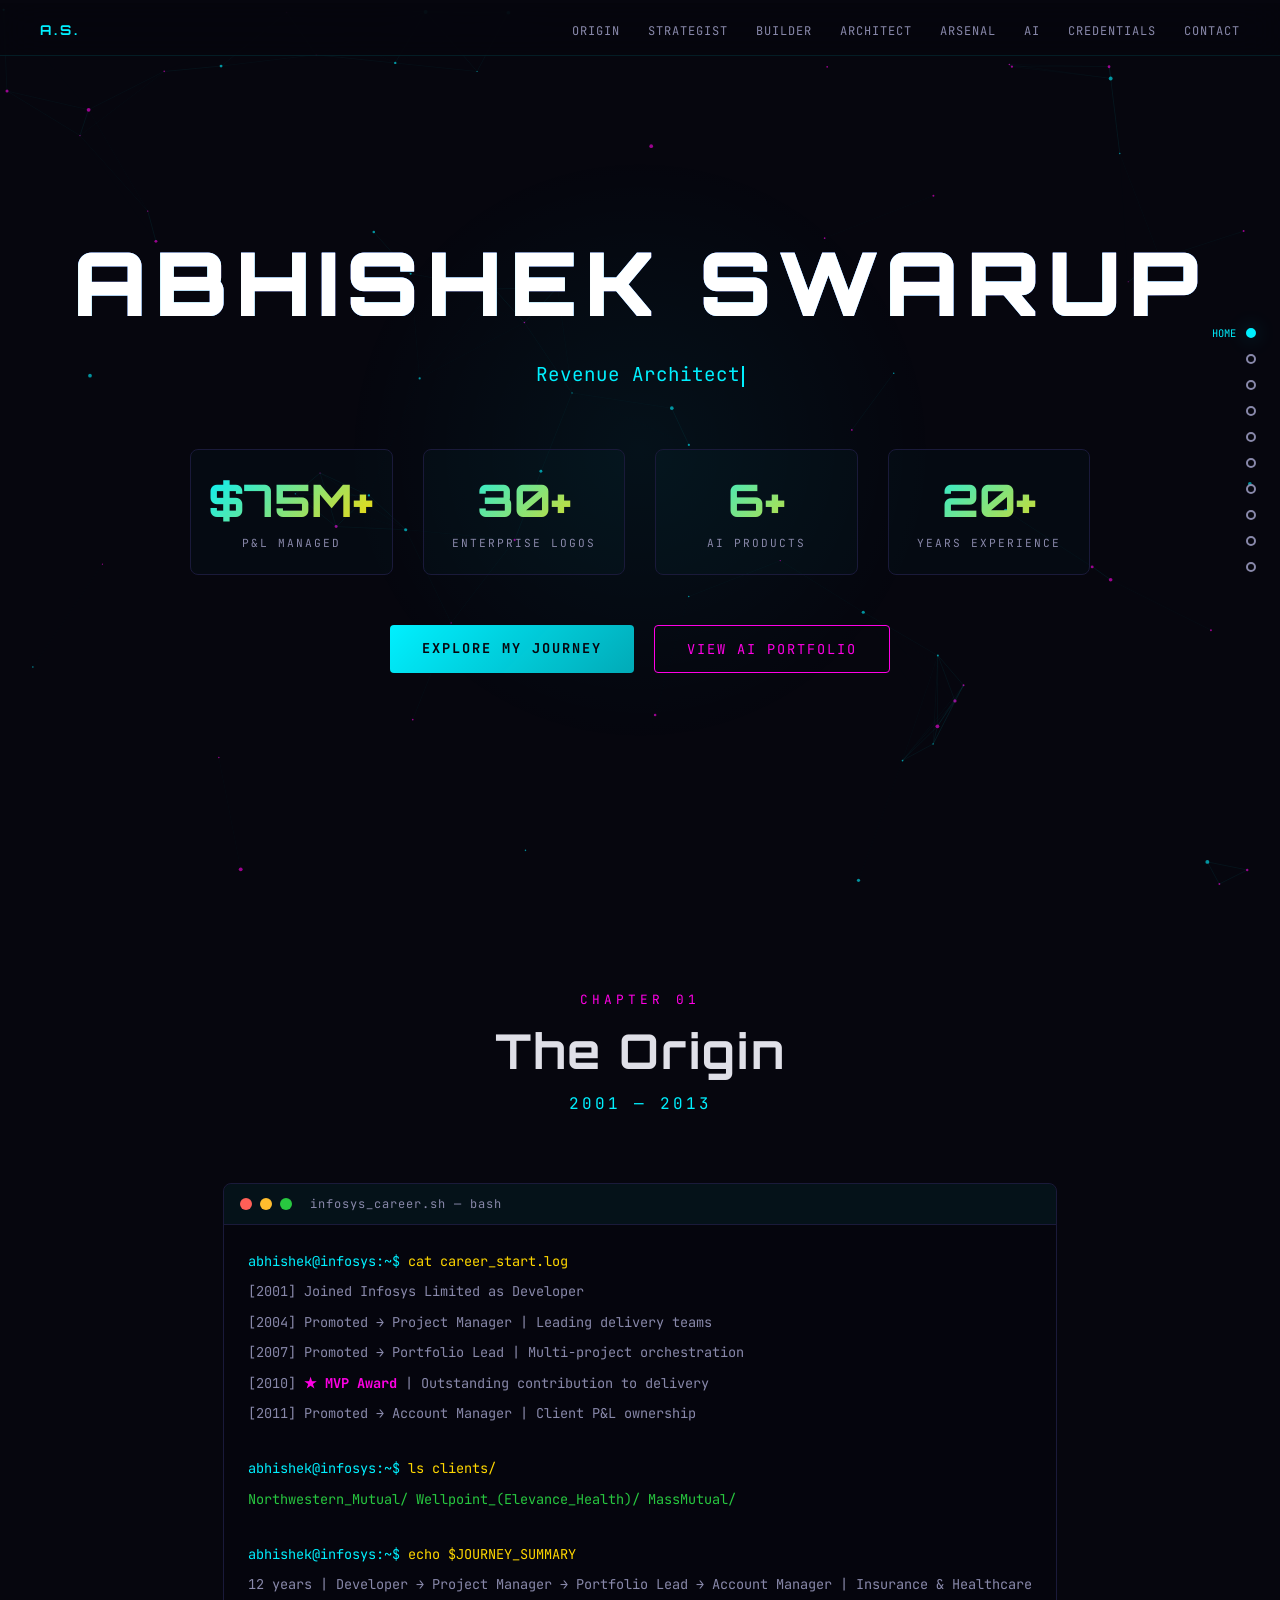
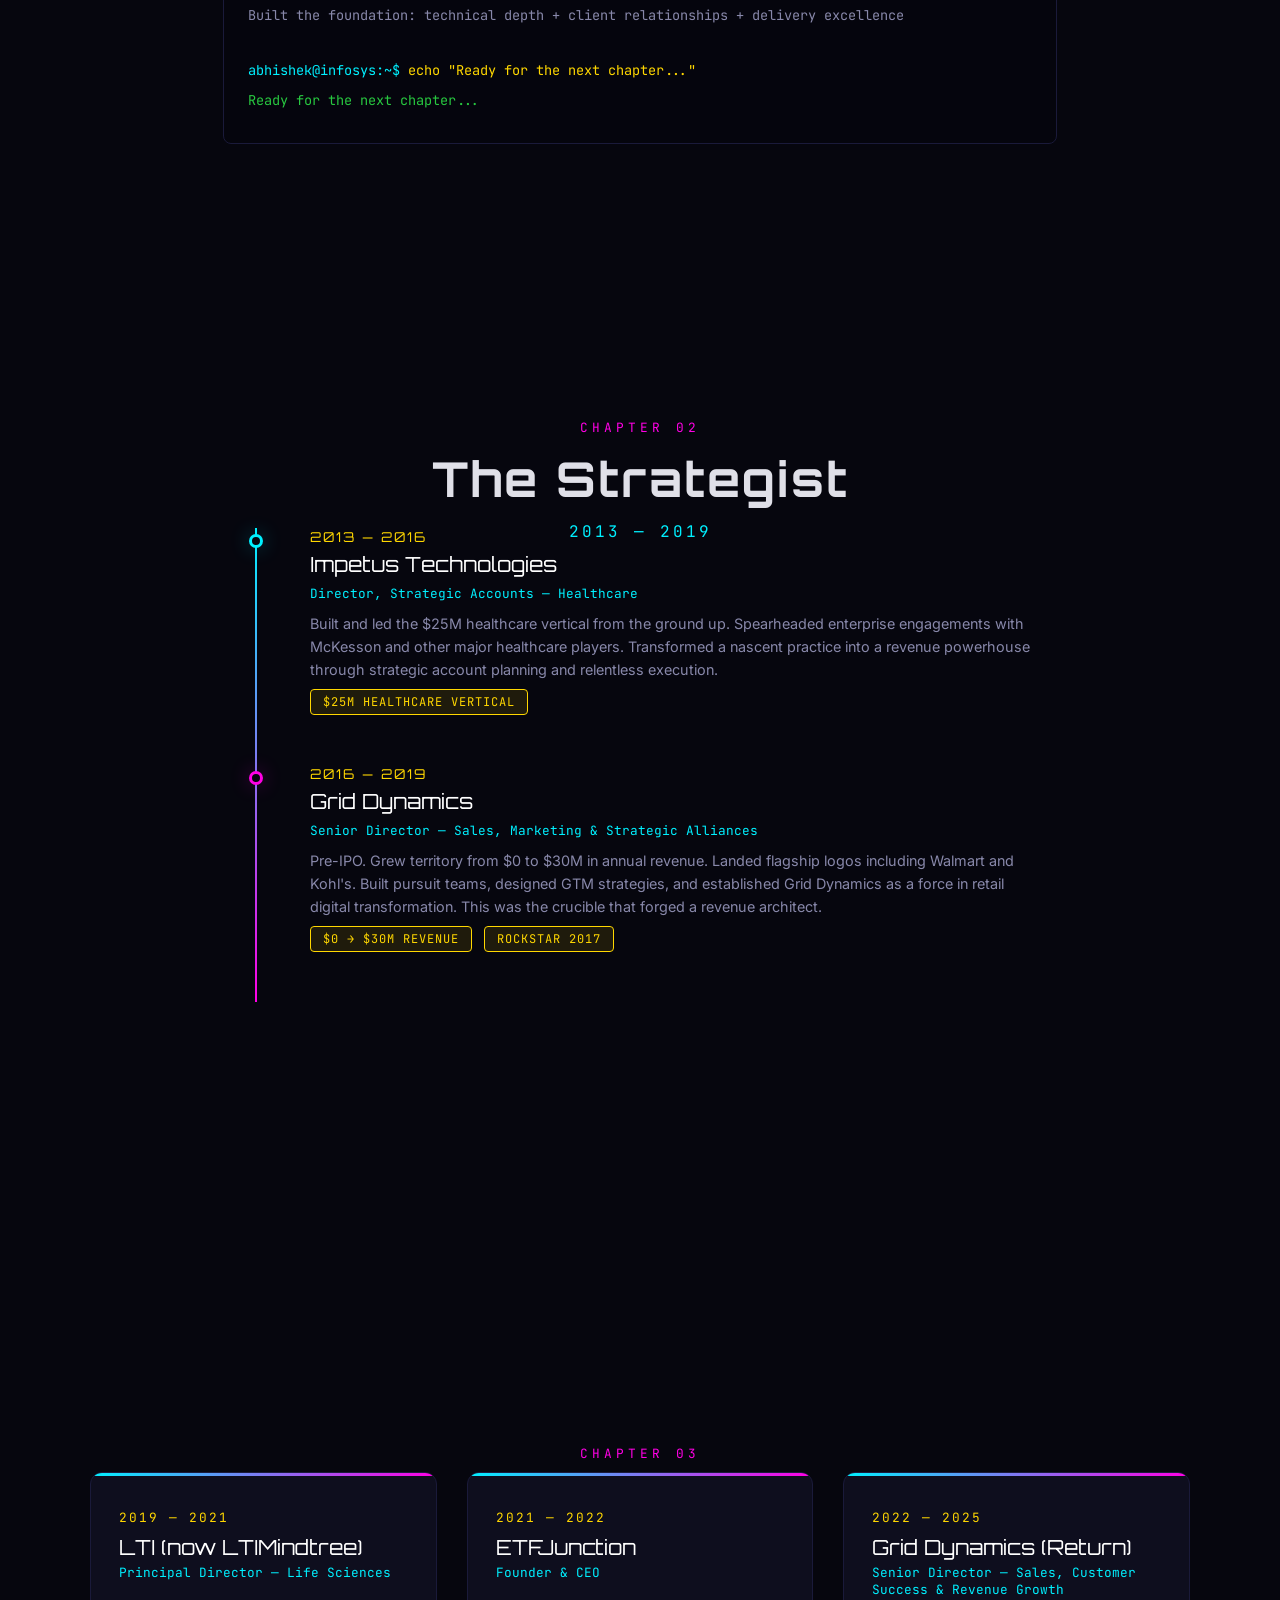
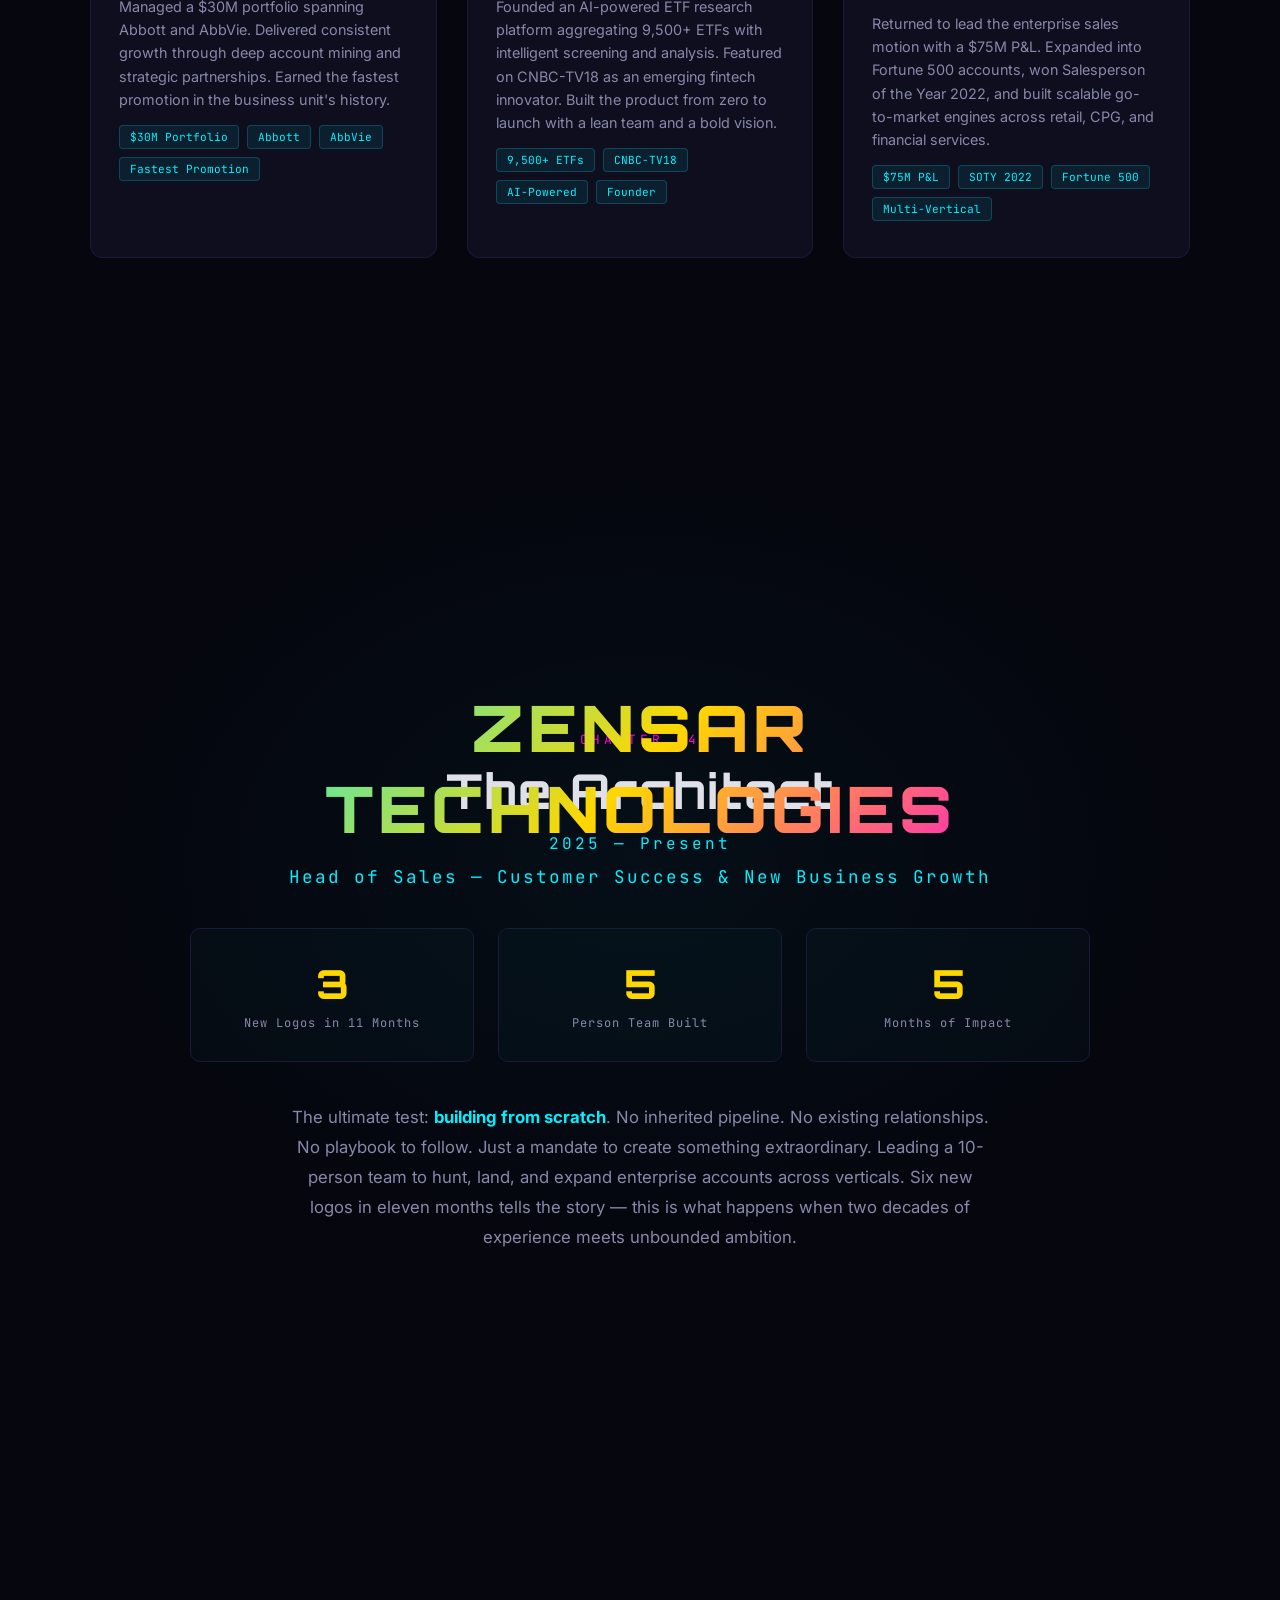
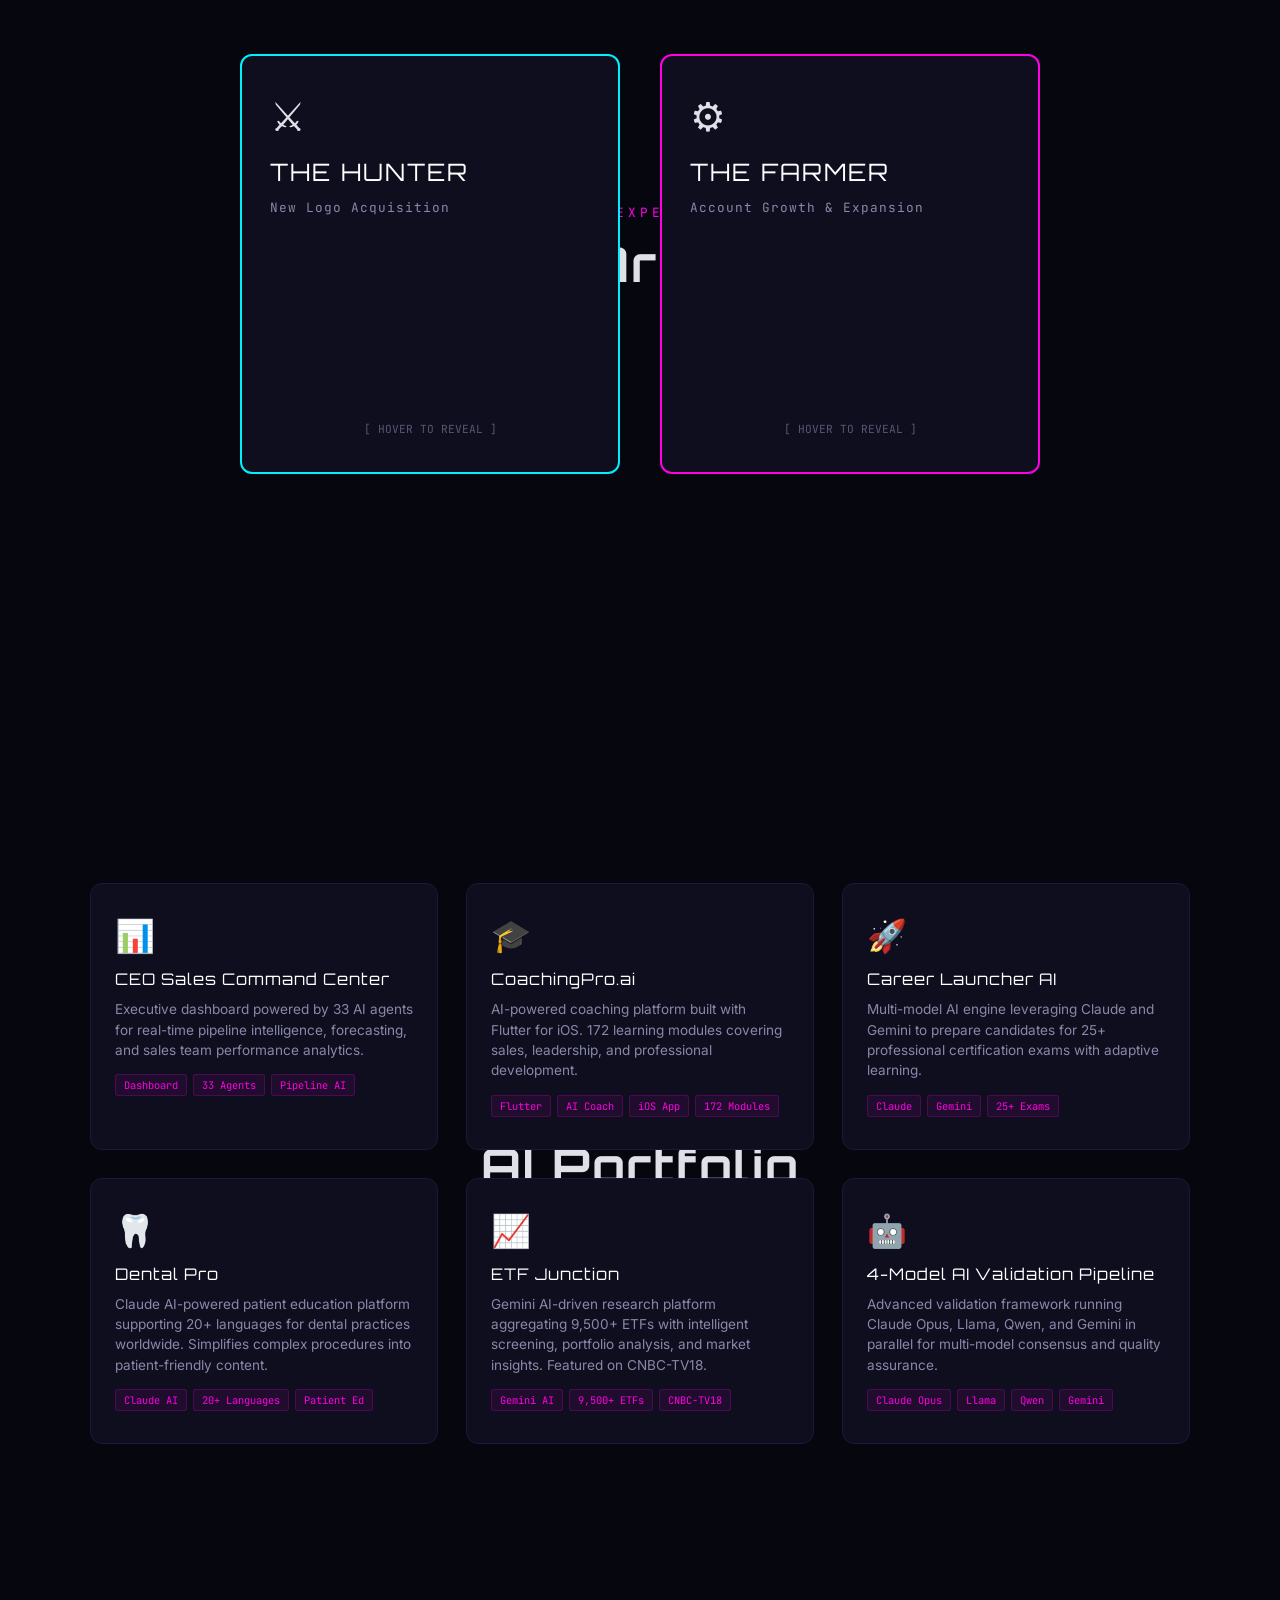
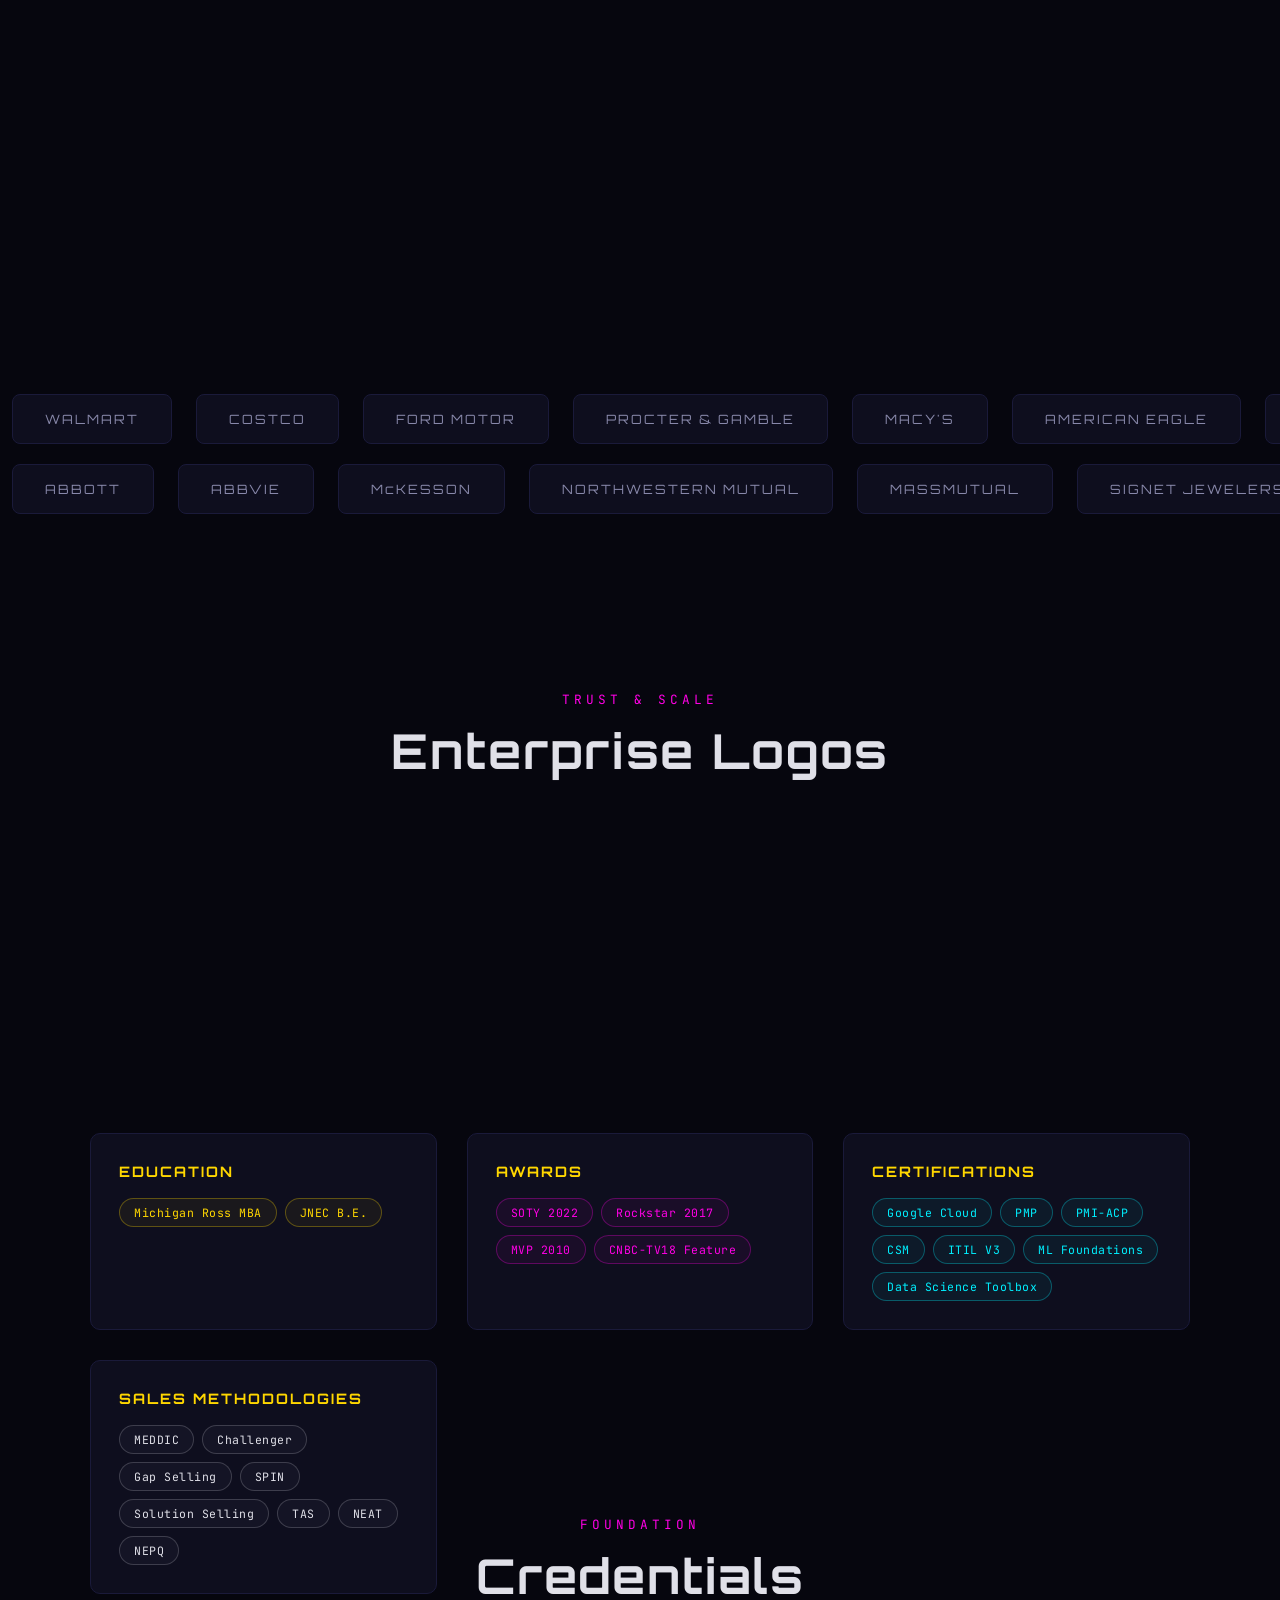
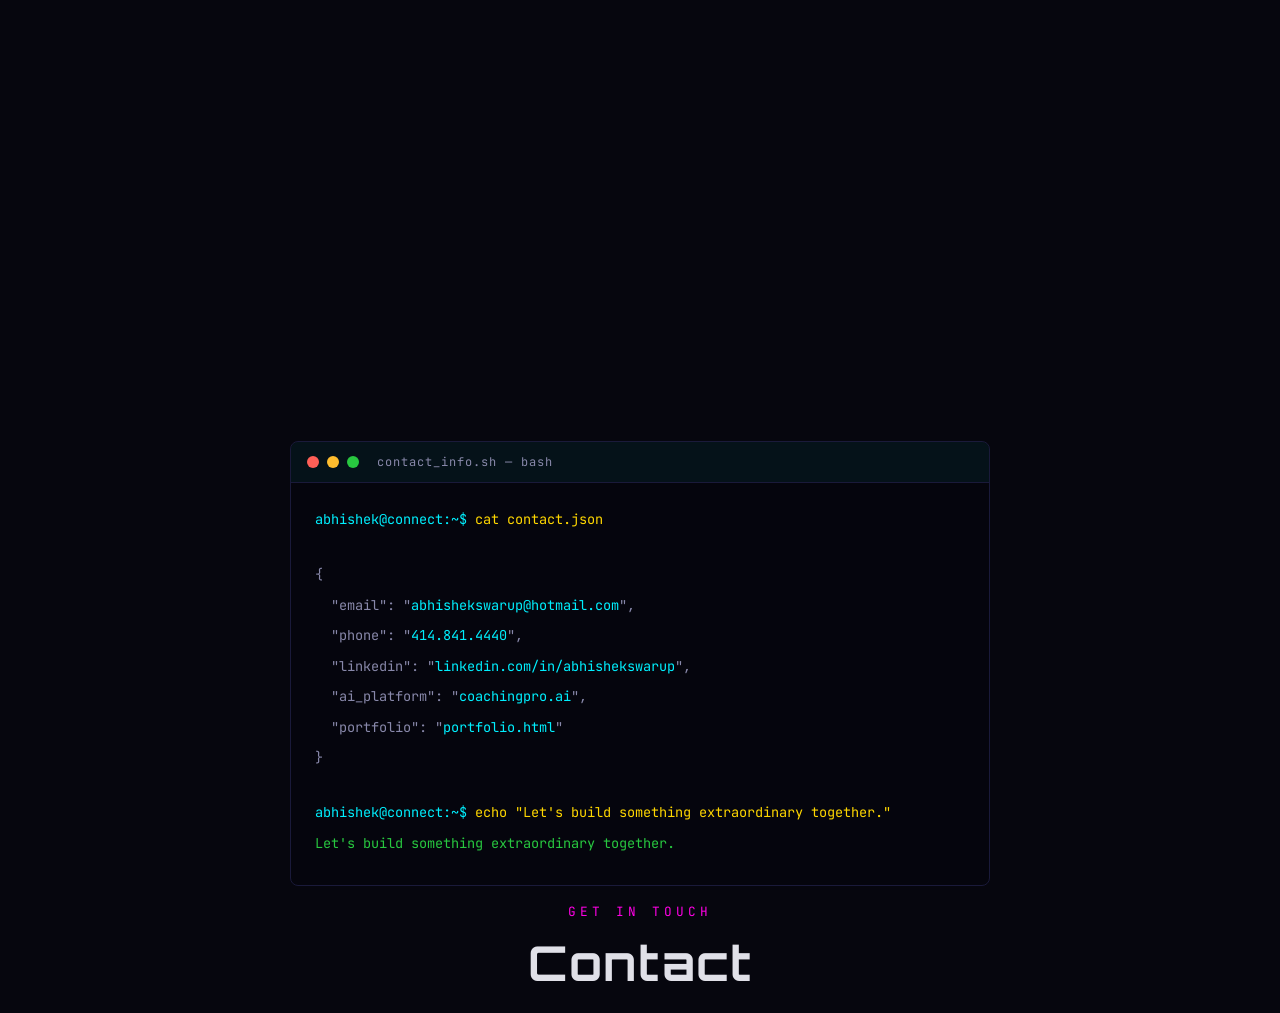
<file: index.html>
<!DOCTYPE html>
<html lang="en">
<head>
<meta charset="UTF-8">
<meta name="viewport" content="width=device-width, initial-scale=1.0">
<title>Abhishek Swarup — Revenue Architect • AI Builder • Startup Founder</title>
<link rel="preconnect" href="https://fonts.googleapis.com">
<link rel="preconnect" href="https://fonts.gstatic.com" crossorigin>
<link href="https://fonts.googleapis.com/css2?family=Inter:wght@300;400;500;600;700&family=JetBrains+Mono:wght@300;400;500;700&family=Orbitron:wght@400;500;600;700;800;900&display=swap" rel="stylesheet">
<style>
/* ===== CSS CUSTOM PROPERTIES ===== */
:root {
  --cyan: #00f0ff;
  --magenta: #ff00e5;
  --gold: #ffd700;
  --bg: #06060e;
  --bg-secondary: #0c0c1a;
  --bg-card: #0e0e1e;
  --text: #e0e0e8;
  --text-dim: #8888aa;
  --border: #1a1a3a;
  --glow-cyan: 0 0 20px rgba(0,240,255,0.3);
  --glow-magenta: 0 0 20px rgba(255,0,229,0.3);
  --glow-gold: 0 0 20px rgba(255,215,0,0.3);
  --font-heading: 'Orbitron', sans-serif;
  --font-body: 'Inter', sans-serif;
  --font-mono: 'JetBrains Mono', monospace;
}

/* ===== RESET & BASE ===== */
*, *::before, *::after { margin: 0; padding: 0; box-sizing: border-box; }
html {
  scroll-behavior: smooth;
  scrollbar-width: thin;
  scrollbar-color: var(--cyan) var(--bg);
}
body {
  font-family: var(--font-body);
  background: var(--bg);
  color: var(--text);
  overflow-x: hidden;
}

::-webkit-scrollbar { width: 6px; }
::-webkit-scrollbar-track { background: var(--bg); }
::-webkit-scrollbar-thumb { background: var(--cyan); border-radius: 3px; }

/* ===== CUSTOM CURSOR ===== */
#cursor-dot, #cursor-glow, #cursor-spotlight {
  display: none;
}

/* ===== SCROLL PROGRESS BAR ===== */
#progress-bar {
  position: fixed; top: 0; left: 0;
  width: 0; height: 3px;
  background: linear-gradient(90deg, var(--cyan), var(--magenta), var(--gold));
  z-index: 10001;
  transition: width 0.1s linear;
}

/* ===== PARTICLE CANVAS ===== */
#particles-canvas {
  position: fixed;
  top: 0; left: 0;
  width: 100%; height: 100%;
  z-index: 0;
  pointer-events: none;
}

/* ===== FLOATING NAV ===== */
.floating-nav {
  position: fixed;
  right: 24px;
  top: 50%;
  transform: translateY(-50%);
  z-index: 10000;
  display: flex;
  flex-direction: column;
  gap: 12px;
  align-items: flex-end;
}
.floating-nav a {
  display: flex;
  align-items: center;
  gap: 10px;
  text-decoration: none;
  color: var(--text-dim);
  font-family: var(--font-mono);
  font-size: 0.65rem;
  transition: all 0.3s ease;

}
.floating-nav a:hover { color: var(--cyan); }
.floating-nav a .nav-dot {
  width: 10px; height: 10px;
  border: 2px solid var(--text-dim);
  border-radius: 50%;
  transition: all 0.3s ease;
  flex-shrink: 0;
}
.floating-nav a.active .nav-dot {
  background: var(--cyan);
  border-color: var(--cyan);
  box-shadow: var(--glow-cyan);
}
.floating-nav a.active { color: var(--cyan); }
.floating-nav a .nav-label {
  opacity: 0;
  transform: translateX(10px);
  transition: all 0.3s ease;
  white-space: nowrap;
}
.floating-nav a:hover .nav-label,
.floating-nav a.active .nav-label {
  opacity: 1;
  transform: translateX(0);
}

/* ===== TOP NAV ===== */
.top-nav {
  position: fixed;
  top: 3px; left: 0; right: 0;
  z-index: 10000;
  padding: 16px 40px;
  display: flex;
  justify-content: space-between;
  align-items: center;
  background: rgba(6,6,14,0.85);
  backdrop-filter: blur(20px);
  border-bottom: 1px solid rgba(0,240,255,0.1);
}
.top-nav .logo {
  font-family: var(--font-heading);
  font-size: 0.85rem;
  font-weight: 700;
  color: var(--cyan);
  letter-spacing: 3px;
  text-decoration: none;

}
.top-nav .nav-links {
  display: flex;
  gap: 28px;
  list-style: none;
}
.top-nav .nav-links a {
  color: var(--text-dim);
  text-decoration: none;
  font-family: var(--font-mono);
  font-size: 0.75rem;
  letter-spacing: 1px;
  transition: color 0.3s;

}
.top-nav .nav-links a:hover { color: var(--cyan); }
.hamburger {
  display: none;
  flex-direction: column;
  gap: 5px;

  background: none;
  border: none;
  padding: 5px;
}
.hamburger span {
  display: block;
  width: 24px; height: 2px;
  background: var(--cyan);
  transition: all 0.3s;
}
.mobile-menu {
  display: none;
  position: fixed;
  top: 0; left: 0; right: 0; bottom: 0;
  background: rgba(6,6,14,0.97);
  z-index: 10002;
  flex-direction: column;
  align-items: center;
  justify-content: center;
  gap: 30px;
}
.mobile-menu.open { display: flex; }
.mobile-menu a {
  color: var(--text);
  text-decoration: none;
  font-family: var(--font-heading);
  font-size: 1.2rem;
  letter-spacing: 2px;

}
.mobile-menu .close-btn {
  position: absolute;
  top: 20px; right: 30px;
  background: none;
  border: none;
  color: var(--cyan);
  font-size: 2rem;

}

/* ===== SCROLL SNAP CONTAINER ===== */
main {
  scroll-snap-type: y proximity;
}

/* ===== SECTIONS BASE ===== */
.section {
  min-height: 100vh;
  position: relative;
  z-index: 1;
  scroll-snap-align: start;
  padding: 100px 40px 60px;
  display: flex;
  flex-direction: column;
  justify-content: center;
}

/* ===== SECTION HEADERS ===== */
.section-header {
  text-align: center;
  margin-bottom: 60px;
}
.section-header .chapter-label {
  font-family: var(--font-mono);
  font-size: 0.8rem;
  color: var(--magenta);
  letter-spacing: 4px;
  text-transform: uppercase;
  margin-bottom: 12px;
  display: block;
}
.section-header h2 {
  font-family: var(--font-heading);
  font-size: clamp(1.8rem, 4vw, 3rem);
  color: var(--text);
  letter-spacing: 2px;
  margin-bottom: 12px;
}
.section-header .year-range {
  font-family: var(--font-mono);
  font-size: 1rem;
  color: var(--cyan);
  letter-spacing: 3px;
}

/* ===== REVEAL ANIMATIONS ===== */
.reveal {
  opacity: 0;
  transform: translateY(40px);
  transition: opacity 0.7s ease, transform 0.7s ease;
}
.reveal.visible {
  opacity: 1;
  transform: translateY(0);
}
.reveal-left {
  opacity: 0;
  transform: translateX(-60px);
  transition: opacity 0.7s ease, transform 0.7s ease;
}
.reveal-left.visible {
  opacity: 1;
  transform: translateX(0);
}
.reveal-right {
  opacity: 0;
  transform: translateX(60px);
  transition: opacity 0.7s ease, transform 0.7s ease;
}
.reveal-right.visible {
  opacity: 1;
  transform: translateX(0);
}
.stagger-item {
  opacity: 0;
  transform: translateY(30px);
  transition: opacity 0.5s ease, transform 0.5s ease;
}
.stagger-item.visible {
  opacity: 1;
  transform: translateY(0);
}

/* ===== HERO SECTION ===== */
#hero {
  min-height: 100vh;
  display: flex;
  flex-direction: column;
  align-items: center;
  justify-content: center;
  text-align: center;
  padding: 0 20px;
  position: relative;
  overflow: hidden;
}
#hero::before {
  content: '';
  position: absolute;
  top: 50%; left: 50%;
  width: 600px; height: 600px;
  background: radial-gradient(circle, rgba(0,240,255,0.05) 0%, transparent 70%);
  transform: translate(-50%, -50%);
  pointer-events: none;
}

/* Glitch Text */
.glitch-container {
  position: relative;
  margin-bottom: 24px;
}
.glitch {
  font-family: var(--font-heading);
  font-size: clamp(2.5rem, 7vw, 5.5rem);
  font-weight: 900;
  color: #fff;
  letter-spacing: 8px;
  position: relative;
  display: inline-block;
}
.glitch::before,
.glitch::after {
  content: attr(data-text);
  position: absolute;
  top: 0; left: 0;
  width: 100%; height: 100%;
  overflow: hidden;
}
.glitch::before {
  animation: glitch-1 2.5s infinite linear;
  color: var(--cyan);
  z-index: -1;
}
.glitch::after {
  animation: glitch-2 2.5s infinite linear;
  color: var(--magenta);
  z-index: -2;
}
@keyframes glitch-1 {
  0%, 100% { clip-path: inset(0 0 95% 0); transform: translate(0); }
  5% { clip-path: inset(20% 0 60% 0); transform: translate(-3px, 1px); }
  10% { clip-path: inset(50% 0 20% 0); transform: translate(3px, -1px); }
  15% { clip-path: inset(10% 0 70% 0); transform: translate(-2px, 2px); }
  20%, 95% { clip-path: inset(0 0 95% 0); transform: translate(0); }
}
@keyframes glitch-2 {
  0%, 100% { clip-path: inset(95% 0 0 0); transform: translate(0); }
  5% { clip-path: inset(60% 0 10% 0); transform: translate(3px, -2px); }
  10% { clip-path: inset(30% 0 40% 0); transform: translate(-3px, 1px); }
  15% { clip-path: inset(70% 0 5% 0); transform: translate(2px, -1px); }
  20%, 95% { clip-path: inset(95% 0 0 0); transform: translate(0); }
}

/* Terminal Typing */
.terminal-tagline {
  font-family: var(--font-mono);
  font-size: clamp(0.9rem, 2vw, 1.2rem);
  color: var(--cyan);
  margin-bottom: 50px;
  min-height: 2em;
}
.terminal-tagline .cursor-blink {
  display: inline-block;
  width: 2px;
  height: 1.1em;
  background: var(--cyan);
  margin-left: 2px;
  vertical-align: text-bottom;
  animation: blink 0.8s infinite;
}
@keyframes blink {
  0%, 50% { opacity: 1; }
  51%, 100% { opacity: 0; }
}

/* Hero Stats */
.hero-stats {
  display: grid;
  grid-template-columns: repeat(4, 1fr);
  gap: 30px;
  margin-bottom: 50px;
  max-width: 900px;
  width: 100%;
}
.stat-box {
  text-align: center;
  padding: 24px 12px;
  border: 1px solid var(--border);
  border-radius: 8px;
  background: rgba(0,240,255,0.02);
  transition: all 0.4s ease;
}
.stat-box:hover {
  border-color: var(--cyan);
  box-shadow: var(--glow-cyan);
  transform: translateY(-4px);
}
.stat-number {
  font-family: var(--font-heading);
  font-size: clamp(1.5rem, 3.5vw, 2.8rem);
  font-weight: 800;
  background: linear-gradient(135deg, var(--cyan), var(--gold));
  -webkit-background-clip: text;
  -webkit-text-fill-color: transparent;
  background-clip: text;
  display: block;
  line-height: 1.2;
}
.stat-label {
  font-family: var(--font-mono);
  font-size: 0.7rem;
  color: var(--text-dim);
  letter-spacing: 2px;
  text-transform: uppercase;
  margin-top: 8px;
  display: block;
}

/* Hero CTA */
.hero-cta {
  display: flex;
  gap: 20px;
  flex-wrap: wrap;
  justify-content: center;
}
.btn-primary, .btn-secondary {
  font-family: var(--font-mono);
  font-size: 0.85rem;
  letter-spacing: 2px;
  text-transform: uppercase;
  padding: 14px 32px;
  border-radius: 4px;
  text-decoration: none;
  transition: all 0.3s ease;

  display: inline-block;
}
.btn-primary {
  background: linear-gradient(135deg, var(--cyan), rgba(0,240,255,0.7));
  color: var(--bg);
  font-weight: 700;
  border: none;
}
.btn-primary:hover {
  box-shadow: 0 0 30px rgba(0,240,255,0.5);
  transform: translateY(-2px);
}
.btn-secondary {
  background: transparent;
  color: var(--magenta);
  border: 1px solid var(--magenta);
}
.btn-secondary:hover {
  background: rgba(255,0,229,0.1);
  box-shadow: var(--glow-magenta);
  transform: translateY(-2px);
}

/* Magnetic button class */
.magnetic-btn {
  transition: transform 0.2s ease;
}

/* ===== CHAPTER 1: THE ORIGIN ===== */
.terminal-block {
  max-width: 900px;
  margin: 0 auto;
  background: rgba(6,6,14,0.9);
  border: 1px solid var(--border);
  border-radius: 8px;
  overflow: hidden;
  font-family: var(--font-mono);
}
.terminal-header {
  display: flex;
  align-items: center;
  gap: 8px;
  padding: 12px 16px;
  background: rgba(0,240,255,0.05);
  border-bottom: 1px solid var(--border);
}
.terminal-dot {
  width: 12px; height: 12px;
  border-radius: 50%;
}
.terminal-dot.red { background: #ff5f57; }
.terminal-dot.yellow { background: #ffbd2e; }
.terminal-dot.green { background: #28c840; }
.terminal-title {
  font-size: 0.75rem;
  color: var(--text-dim);
  margin-left: 10px;
  letter-spacing: 1px;
}
.terminal-body {
  padding: 24px;
  font-size: 0.85rem;
  line-height: 1.8;
  color: var(--text);
}
.terminal-body .prompt {
  color: var(--cyan);
}
.terminal-body .cmd {
  color: var(--gold);
}
.terminal-body .output {
  color: var(--text-dim);
  margin-left: 0;
}
.terminal-body .highlight {
  color: var(--magenta);
  font-weight: 700;
}
.terminal-body .success {
  color: #28c840;
}
.terminal-body .line {
  margin-bottom: 6px;
}

/* ===== CHAPTER 2: THE STRATEGIST — TIMELINE ===== */
.timeline {
  max-width: 800px;
  margin: 0 auto;
  position: relative;
  padding-left: 40px;
}
.timeline::before {
  content: '';
  position: absolute;
  left: 15px; top: 0; bottom: 0;
  width: 2px;
  background: linear-gradient(to bottom, var(--cyan), var(--magenta));
}
.timeline-item {
  position: relative;
  margin-bottom: 50px;
  padding-left: 30px;
}
.timeline-item::before {
  content: '';
  position: absolute;
  left: -31px; top: 6px;
  width: 14px; height: 14px;
  border-radius: 50%;
  background: var(--bg);
  border: 3px solid var(--cyan);
  box-shadow: var(--glow-cyan);
  z-index: 2;
}
.timeline-item:nth-child(even)::before {
  border-color: var(--magenta);
  box-shadow: var(--glow-magenta);
}
.timeline-item .tl-year {
  font-family: var(--font-heading);
  font-size: 0.85rem;
  color: var(--gold);
  letter-spacing: 2px;
  margin-bottom: 6px;
}
.timeline-item .tl-company {
  font-family: var(--font-heading);
  font-size: 1.3rem;
  color: #fff;
  margin-bottom: 8px;
}
.timeline-item .tl-role {
  font-family: var(--font-mono);
  font-size: 0.8rem;
  color: var(--cyan);
  margin-bottom: 10px;
}
.timeline-item .tl-desc {
  font-size: 0.9rem;
  color: var(--text-dim);
  line-height: 1.6;
}
.timeline-item .tl-highlight {
  display: inline-block;
  margin-top: 8px;
  padding: 4px 12px;
  background: rgba(255,215,0,0.1);
  border: 1px solid var(--gold);
  border-radius: 4px;
  color: var(--gold);
  font-family: var(--font-mono);
  font-size: 0.75rem;
  letter-spacing: 1px;
}

/* ===== CHAPTER 3: THE BUILDER — 3D CARDS ===== */
.builder-grid {
  display: grid;
  grid-template-columns: repeat(auto-fit, minmax(320px, 1fr));
  gap: 30px;
  max-width: 1100px;
  margin: 0 auto;
  perspective: 1200px;
}
.builder-card {
  background: var(--bg-card);
  border: 1px solid var(--border);
  border-radius: 12px;
  padding: 36px 28px;
  transition: all 0.4s ease;
  transform-style: preserve-3d;
  position: relative;
  overflow: hidden;
}
.builder-card::before {
  content: '';
  position: absolute;
  top: 0; left: 0; right: 0;
  height: 3px;
  background: linear-gradient(90deg, var(--cyan), var(--magenta));
}
.builder-card:hover {
  border-color: var(--cyan);
  box-shadow: 0 0 40px rgba(0,240,255,0.15);
}
.builder-card .card-year {
  font-family: var(--font-mono);
  font-size: 0.8rem;
  color: var(--gold);
  letter-spacing: 2px;
  margin-bottom: 8px;
}
.builder-card .card-company {
  font-family: var(--font-heading);
  font-size: 1.3rem;
  color: #fff;
  margin-bottom: 4px;
}
.builder-card .card-role {
  font-family: var(--font-mono);
  font-size: 0.8rem;
  color: var(--cyan);
  margin-bottom: 14px;
}
.builder-card .card-desc {
  font-size: 0.9rem;
  color: var(--text-dim);
  line-height: 1.6;
  margin-bottom: 14px;
}
.builder-card .card-stats {
  display: flex;
  flex-wrap: wrap;
  gap: 8px;
}
.builder-card .card-stats span {
  padding: 4px 10px;
  background: rgba(0,240,255,0.08);
  border: 1px solid rgba(0,240,255,0.2);
  border-radius: 4px;
  font-family: var(--font-mono);
  font-size: 0.7rem;
  color: var(--cyan);
}

/* ===== CHAPTER 4: THE ARCHITECT — CLIMAX ===== */
#architect {
  background: radial-gradient(ellipse at center, rgba(0,240,255,0.04) 0%, transparent 70%);
}
.architect-content {
  max-width: 900px;
  margin: 0 auto;
  text-align: center;
}
.architect-big-title {
  font-family: var(--font-heading);
  font-size: clamp(2rem, 5vw, 4rem);
  font-weight: 900;
  background: linear-gradient(135deg, var(--cyan), var(--gold), var(--magenta));
  -webkit-background-clip: text;
  -webkit-text-fill-color: transparent;
  background-clip: text;
  margin-bottom: 16px;
  letter-spacing: 4px;
}
.architect-subtitle {
  font-family: var(--font-mono);
  font-size: 1.1rem;
  color: var(--cyan);
  margin-bottom: 40px;
  letter-spacing: 2px;
}
.architect-stats {
  display: grid;
  grid-template-columns: repeat(3, 1fr);
  gap: 24px;
  margin-bottom: 40px;
}
.arch-stat {
  padding: 30px 20px;
  border: 1px solid var(--border);
  border-radius: 10px;
  background: rgba(0,240,255,0.02);
  transition: all 0.4s;
}
.arch-stat:hover {
  border-color: var(--gold);
  box-shadow: var(--glow-gold);
  transform: translateY(-6px);
}
.arch-stat .arch-num {
  font-family: var(--font-heading);
  font-size: 2.5rem;
  font-weight: 800;
  color: var(--gold);
  display: block;
}
.arch-stat .arch-label {
  font-family: var(--font-mono);
  font-size: 0.75rem;
  color: var(--text-dim);
  letter-spacing: 1px;
  margin-top: 6px;
  display: block;
}
.architect-desc {
  font-size: 1.05rem;
  color: var(--text-dim);
  line-height: 1.8;
  max-width: 700px;
  margin: 0 auto;
}
.architect-desc strong {
  color: var(--cyan);
}

/* ===== THE ARSENAL — FLIP CARDS ===== */
.arsenal-grid {
  display: grid;
  grid-template-columns: repeat(auto-fit, minmax(380px, 1fr));
  gap: 40px;
  max-width: 900px;
  margin: 0 auto;
  perspective: 1200px;
}
.flip-card {
  height: 420px;
  perspective: 1200px;

}
.flip-card-inner {
  position: relative;
  width: 100%; height: 100%;
  transition: transform 0.7s cubic-bezier(0.4, 0, 0.2, 1);
  transform-style: preserve-3d;
}
.flip-card:hover .flip-card-inner {
  transform: rotateY(180deg);
}
.flip-card-front, .flip-card-back {
  position: absolute;
  top: 0; left: 0;
  width: 100%; height: 100%;
  backface-visibility: hidden;
  border-radius: 12px;
  padding: 36px 28px;
  display: flex;
  flex-direction: column;
  justify-content: center;
}
.flip-card-front {
  border: 2px solid var(--cyan);
  background: var(--bg-card);
}
.flip-card-front.magenta-border {
  border-color: var(--magenta);
}
.flip-card-back {
  transform: rotateY(180deg);
  border: 2px solid var(--gold);
  background: var(--bg-secondary);
}
.flip-card-front .flip-icon {
  font-size: 2.5rem;
  margin-bottom: 16px;
}
.flip-card-front .flip-title {
  font-family: var(--font-heading);
  font-size: 1.5rem;
  color: #fff;
  margin-bottom: 12px;
  letter-spacing: 2px;
}
.flip-card-front .flip-subtitle {
  font-family: var(--font-mono);
  font-size: 0.8rem;
  color: var(--text-dim);
  letter-spacing: 1px;
}
.flip-card-front .flip-hint {
  font-family: var(--font-mono);
  font-size: 0.7rem;
  color: var(--text-dim);
  margin-top: auto;
  text-align: center;
  opacity: 0.6;
}
.flip-card-back ul {
  list-style: none;
  padding: 0;
}
.flip-card-back ul li {
  font-family: var(--font-mono);
  font-size: 0.85rem;
  color: var(--text);
  margin-bottom: 12px;
  padding-left: 20px;
  position: relative;
  line-height: 1.5;
}
.flip-card-back ul li::before {
  content: '>';
  position: absolute;
  left: 0;
  color: var(--cyan);
  font-weight: 700;
}
.flip-card-back .flip-back-title {
  font-family: var(--font-heading);
  font-size: 1rem;
  color: var(--gold);
  margin-bottom: 20px;
  letter-spacing: 2px;
}

/* ===== AI PORTFOLIO ===== */
.ai-grid {
  display: grid;
  grid-template-columns: repeat(auto-fit, minmax(320px, 1fr));
  gap: 28px;
  max-width: 1100px;
  margin: 0 auto;
  perspective: 1200px;
}
.ai-card {
  background: var(--bg-card);
  border: 1px solid var(--border);
  border-radius: 12px;
  padding: 32px 24px;
  transition: all 0.3s ease;
  transform-style: preserve-3d;
  position: relative;
  overflow: hidden;
  text-decoration: none;
  display: block;

}
.ai-card::before {
  content: '';
  position: absolute;
  inset: 0;
  border-radius: 12px;
  padding: 2px;
  background: linear-gradient(135deg, var(--cyan), var(--magenta), var(--gold));
  -webkit-mask: linear-gradient(#fff 0 0) content-box, linear-gradient(#fff 0 0);
  -webkit-mask-composite: xor;
  mask-composite: exclude;
  opacity: 0;
  transition: opacity 0.4s;
  pointer-events: none;
}
.ai-card:hover::before { opacity: 1; }
.ai-card:hover {
  box-shadow: 0 0 30px rgba(0,240,255,0.12);
}
.ai-card .ai-icon {
  font-size: 2rem;
  margin-bottom: 14px;
  display: block;
}
.ai-card .ai-title {
  font-family: var(--font-heading);
  font-size: 1rem;
  color: #fff;
  margin-bottom: 10px;
  letter-spacing: 1px;
}
.ai-card .ai-desc {
  font-size: 0.85rem;
  color: var(--text-dim);
  line-height: 1.5;
  margin-bottom: 14px;
}
.ai-card .ai-tags {
  display: flex;
  flex-wrap: wrap;
  gap: 6px;
}
.ai-card .ai-tags span {
  padding: 3px 8px;
  background: rgba(255,0,229,0.08);
  border: 1px solid rgba(255,0,229,0.2);
  border-radius: 3px;
  font-family: var(--font-mono);
  font-size: 0.65rem;
  color: var(--magenta);
}
.ai-card .ai-arrow {
  position: absolute;
  top: 24px; right: 24px;
  font-size: 1.2rem;
  color: var(--cyan);
  opacity: 0;
  transition: all 0.3s;
  transform: translateX(-5px);
}
.ai-card:hover .ai-arrow {
  opacity: 1;
  transform: translateX(0);
}

/* ===== ENTERPRISE LOGOS MARQUEE ===== */
.marquee-section {
  overflow: hidden;
  padding: 80px 0;
}
.marquee-track {
  display: flex;
  animation: marquee 35s linear infinite;
  width: max-content;
}
.marquee-track:hover { animation-play-state: paused; }
.logo-item {
  flex-shrink: 0;
  padding: 16px 32px;
  margin: 0 12px;
  border: 1px solid var(--border);
  border-radius: 8px;
  font-family: var(--font-heading);
  font-size: 0.8rem;
  color: var(--text-dim);
  letter-spacing: 2px;
  white-space: nowrap;
  transition: all 0.3s;
  background: var(--bg-card);
}
.logo-item:hover {
  color: var(--cyan);
  border-color: var(--cyan);
  box-shadow: var(--glow-cyan);
}
@keyframes marquee {
  0% { transform: translateX(0); }
  100% { transform: translateX(-50%); }
}

/* ===== CREDENTIALS ===== */
.creds-grid {
  display: grid;
  grid-template-columns: repeat(auto-fit, minmax(280px, 1fr));
  gap: 30px;
  max-width: 1100px;
  margin: 0 auto;
}
.cred-block {
  padding: 28px;
  border: 1px solid var(--border);
  border-radius: 10px;
  background: var(--bg-card);
}
.cred-block h3 {
  font-family: var(--font-heading);
  font-size: 0.9rem;
  color: var(--gold);
  letter-spacing: 2px;
  margin-bottom: 18px;
}
.badge-list {
  display: flex;
  flex-wrap: wrap;
  gap: 8px;
}
.badge {
  padding: 6px 14px;
  border-radius: 20px;
  font-family: var(--font-mono);
  font-size: 0.72rem;
  letter-spacing: 0.5px;
  border: 1px solid;
  transition: all 0.3s;
}
.badge.cyan { color: var(--cyan); border-color: rgba(0,240,255,0.3); background: rgba(0,240,255,0.05); }
.badge.cyan:hover { border-color: var(--cyan); box-shadow: var(--glow-cyan); }
.badge.magenta { color: var(--magenta); border-color: rgba(255,0,229,0.3); background: rgba(255,0,229,0.05); }
.badge.magenta:hover { border-color: var(--magenta); box-shadow: var(--glow-magenta); }
.badge.gold { color: var(--gold); border-color: rgba(255,215,0,0.3); background: rgba(255,215,0,0.05); }
.badge.gold:hover { border-color: var(--gold); box-shadow: var(--glow-gold); }
.badge.white { color: var(--text); border-color: rgba(224,224,232,0.2); background: rgba(224,224,232,0.03); }
.badge.white:hover { border-color: var(--text); }

/* ===== CONTACT ===== */
#contact {
  display: flex;
  align-items: center;
  justify-content: center;
}
.contact-terminal {
  max-width: 700px;
  width: 100%;
  margin: 0 auto;
}
.contact-terminal .terminal-body a {
  color: var(--cyan);
  text-decoration: none;
  transition: color 0.3s;

}
.contact-terminal .terminal-body a:hover {
  color: var(--gold);
}

/* ===== RESPONSIVE ===== */
@media (max-width: 768px) {
  .section { padding: 80px 20px 40px; }
  .hero-stats { grid-template-columns: repeat(2, 1fr); gap: 16px; }
  .architect-stats { grid-template-columns: 1fr; }
  .arsenal-grid { grid-template-columns: 1fr; }
  .flip-card { height: 380px; }
  .ai-grid { grid-template-columns: 1fr; }
  .builder-grid { grid-template-columns: 1fr; }
  .creds-grid { grid-template-columns: 1fr; }
  .floating-nav { display: none; }
  .top-nav .nav-links { display: none; }
  .hamburger { display: flex; }
  .top-nav { padding: 14px 20px; }
  .timeline { padding-left: 30px; }
  .timeline::before { left: 10px; }
  .timeline-item { padding-left: 20px; }
  .timeline-item::before { left: -26px; }
  /* cursor already default */
}
@media (max-width: 480px) {
  .hero-stats { grid-template-columns: 1fr 1fr; gap: 10px; }
  .stat-box { padding: 16px 8px; }
  .hero-cta { flex-direction: column; align-items: center; }
}
</style>
</head>
<body>

<!-- Custom Cursor -->
<div id="cursor-dot"></div>
<div id="cursor-glow"></div>
<div id="cursor-spotlight"></div>

<!-- Scroll Progress Bar -->
<div id="progress-bar"></div>

<!-- Particle Canvas -->
<canvas id="particles-canvas"></canvas>

<!-- Top Navigation -->
<nav class="top-nav">
  <a href="#hero" class="logo">A.S.</a>
  <ul class="nav-links">
    <li><a href="#origin">ORIGIN</a></li>
    <li><a href="#strategist">STRATEGIST</a></li>
    <li><a href="#builder">BUILDER</a></li>
    <li><a href="#architect">ARCHITECT</a></li>
    <li><a href="#arsenal">ARSENAL</a></li>
    <li><a href="#ai-portfolio">AI</a></li>
    <li><a href="#credentials">CREDENTIALS</a></li>
    <li><a href="#contact">CONTACT</a></li>
  </ul>
  <button class="hamburger" id="hamburger-btn" aria-label="Menu">
    <span></span><span></span><span></span>
  </button>
</nav>

<!-- Mobile Menu -->
<div class="mobile-menu" id="mobile-menu">
  <button class="close-btn" id="close-menu-btn">&times;</button>
  <a href="#hero" class="mobile-link">HOME</a>
  <a href="#origin" class="mobile-link">ORIGIN</a>
  <a href="#strategist" class="mobile-link">STRATEGIST</a>
  <a href="#builder" class="mobile-link">BUILDER</a>
  <a href="#architect" class="mobile-link">ARCHITECT</a>
  <a href="#arsenal" class="mobile-link">ARSENAL</a>
  <a href="#ai-portfolio" class="mobile-link">AI PORTFOLIO</a>
  <a href="#credentials" class="mobile-link">CREDENTIALS</a>
  <a href="#contact" class="mobile-link">CONTACT</a>
</div>

<!-- Floating Side Nav -->
<nav class="floating-nav" id="floating-nav">
  <a href="#hero" data-section="hero"><span class="nav-label">HOME</span><span class="nav-dot"></span></a>
  <a href="#origin" data-section="origin"><span class="nav-label">ORIGIN</span><span class="nav-dot"></span></a>
  <a href="#strategist" data-section="strategist"><span class="nav-label">STRATEGIST</span><span class="nav-dot"></span></a>
  <a href="#builder" data-section="builder"><span class="nav-label">BUILDER</span><span class="nav-dot"></span></a>
  <a href="#architect" data-section="architect"><span class="nav-label">ARCHITECT</span><span class="nav-dot"></span></a>
  <a href="#arsenal" data-section="arsenal"><span class="nav-label">ARSENAL</span><span class="nav-dot"></span></a>
  <a href="#ai-portfolio" data-section="ai-portfolio"><span class="nav-label">AI</span><span class="nav-dot"></span></a>
  <a href="#logos" data-section="logos"><span class="nav-label">LOGOS</span><span class="nav-dot"></span></a>
  <a href="#credentials" data-section="credentials"><span class="nav-label">CREDS</span><span class="nav-dot"></span></a>
  <a href="#contact" data-section="contact"><span class="nav-label">CONTACT</span><span class="nav-dot"></span></a>
</nav>

<!-- ===== MAIN CONTENT ===== -->
<main>

  <!-- HERO SECTION -->
  <section class="section" id="hero">
    <div class="glitch-container reveal">
      <h1 class="glitch" data-text="ABHISHEK SWARUP">ABHISHEK SWARUP</h1>
    </div>
    <div class="terminal-tagline reveal">
      <span id="typed-text"></span><span class="cursor-blink"></span>
    </div>
    <div class="hero-stats reveal">
      <div class="stat-box">
        <span class="stat-number">$<span class="counter" data-target="75">0</span>M+</span>
        <span class="stat-label">P&amp;L Managed</span>
      </div>
      <div class="stat-box">
        <span class="stat-number"><span class="counter" data-target="30">0</span>+</span>
        <span class="stat-label">Enterprise Logos</span>
      </div>
      <div class="stat-box">
        <span class="stat-number"><span class="counter" data-target="6">0</span>+</span>
        <span class="stat-label">AI Products</span>
      </div>
      <div class="stat-box">
        <span class="stat-number"><span class="counter" data-target="20">0</span>+</span>
        <span class="stat-label">Years Experience</span>
      </div>
    </div>
    <div class="hero-cta reveal">
      <a href="#origin" class="btn-primary magnetic-btn">Explore My Journey</a>
      <a href="#ai-portfolio" class="btn-secondary magnetic-btn">View AI Portfolio</a>
    </div>
  </section>

  <!-- CHAPTER 1: THE ORIGIN -->
  <section class="section" id="origin">
    <div class="section-header reveal">
      <span class="chapter-label">Chapter 01</span>
      <h2>The Origin</h2>
      <span class="year-range">2001 &mdash; 2013</span>
    </div>
    <div class="terminal-block reveal">
      <div class="terminal-header">
        <div class="terminal-dot red"></div>
        <div class="terminal-dot yellow"></div>
        <div class="terminal-dot green"></div>
        <span class="terminal-title">infosys_career.sh &mdash; bash</span>
      </div>
      <div class="terminal-body">
        <div class="line"><span class="prompt">abhishek@infosys:~$ </span><span class="cmd">cat career_start.log</span></div>
        <div class="line"><span class="output">[2001] Joined Infosys Limited as Developer</span></div>
        <div class="line"><span class="output">[2004] Promoted &rarr; Project Manager | Leading delivery teams</span></div>
        <div class="line"><span class="output">[2007] Promoted &rarr; Portfolio Lead | Multi-project orchestration</span></div>
        <div class="line"><span class="output">[2010] <span class="highlight">&#9733; MVP Award</span> | Outstanding contribution to delivery</span></div>
        <div class="line"><span class="output">[2011] Promoted &rarr; Account Manager | Client P&amp;L ownership</span></div>
        <br>
        <div class="line"><span class="prompt">abhishek@infosys:~$ </span><span class="cmd">ls clients/</span></div>
        <div class="line"><span class="success">Northwestern_Mutual/  Wellpoint_(Elevance_Health)/  MassMutual/</span></div>
        <br>
        <div class="line"><span class="prompt">abhishek@infosys:~$ </span><span class="cmd">echo $JOURNEY_SUMMARY</span></div>
        <div class="line"><span class="output">12 years | Developer &rarr; Project Manager &rarr; Portfolio Lead &rarr; Account Manager | Insurance &amp; Healthcare</span></div>
        <div class="line"><span class="output">Built the foundation: technical depth + client relationships + delivery excellence</span></div>
        <br>
        <div class="line"><span class="prompt">abhishek@infosys:~$ </span><span class="cmd">echo "Ready for the next chapter..."</span></div>
        <div class="line"><span class="success">Ready for the next chapter...</span></div>
      </div>
    </div>
  </section>

  <!-- CHAPTER 2: THE STRATEGIST -->
  <section class="section" id="strategist">
    <div class="section-header reveal">
      <span class="chapter-label">Chapter 02</span>
      <h2>The Strategist</h2>
      <span class="year-range">2013 &mdash; 2019</span>
    </div>
    <div class="timeline">
      <div class="timeline-item reveal-left stagger-item">
        <div class="tl-year">2013 &mdash; 2016</div>
        <div class="tl-company">Impetus Technologies</div>
        <div class="tl-role">Director, Strategic Accounts &mdash; Healthcare</div>
        <div class="tl-desc">
          Built and led the $25M healthcare vertical from the ground up. Spearheaded enterprise engagements with McKesson and other major healthcare players. Transformed a nascent practice into a revenue powerhouse through strategic account planning and relentless execution.
        </div>
        <span class="tl-highlight">$25M HEALTHCARE VERTICAL</span>
      </div>
      <div class="timeline-item reveal-right stagger-item">
        <div class="tl-year">2016 &mdash; 2019</div>
        <div class="tl-company">Grid Dynamics</div>
        <div class="tl-role">Senior Director &mdash; Sales, Marketing &amp; Strategic Alliances</div>
        <div class="tl-desc">
          Pre-IPO. Grew territory from $0 to $30M in annual revenue. Landed flagship logos including Walmart and Kohl's. Built pursuit teams, designed GTM strategies, and established Grid Dynamics as a force in retail digital transformation. This was the crucible that forged a revenue architect.
        </div>
        <span class="tl-highlight">$0 &rarr; $30M REVENUE</span>
        <span class="tl-highlight" style="margin-left: 8px;">ROCKSTAR 2017</span>
      </div>
    </div>
  </section>

  <!-- CHAPTER 3: THE BUILDER -->
  <section class="section" id="builder">
    <div class="section-header reveal">
      <span class="chapter-label">Chapter 03</span>
      <h2>The Builder</h2>
      <span class="year-range">2019 &mdash; 2025</span>
    </div>
    <div class="builder-grid">
      <div class="builder-card stagger-item" data-tilt>
        <div class="card-year">2019 &mdash; 2021</div>
        <div class="card-company">LTI (now LTIMindtree)</div>
        <div class="card-role">Principal Director &mdash; Life Sciences</div>
        <div class="card-desc">
          Managed a $30M portfolio spanning Abbott and AbbVie. Delivered consistent growth through deep account mining and strategic partnerships. Earned the fastest promotion in the business unit&apos;s history.
        </div>
        <div class="card-stats">
          <span>$30M Portfolio</span>
          <span>Abbott</span>
          <span>AbbVie</span>
          <span>Fastest Promotion</span>
        </div>
      </div>
      <div class="builder-card stagger-item" data-tilt>
        <div class="card-year">2021 &mdash; 2022</div>
        <div class="card-company">ETFJunction</div>
        <div class="card-role">Founder &amp; CEO</div>
        <div class="card-desc">
          Founded an AI-powered ETF research platform aggregating 9,500+ ETFs with intelligent screening and analysis. Featured on CNBC-TV18 as an emerging fintech innovator. Built the product from zero to launch with a lean team and a bold vision.
        </div>
        <div class="card-stats">
          <span>9,500+ ETFs</span>
          <span>CNBC-TV18</span>
          <span>AI-Powered</span>
          <span>Founder</span>
        </div>
      </div>
      <div class="builder-card stagger-item" data-tilt>
        <div class="card-year">2022 &mdash; 2025</div>
        <div class="card-company">Grid Dynamics (Return)</div>
        <div class="card-role">Senior Director &mdash; Sales, Customer Success &amp; Revenue Growth</div>
        <div class="card-desc">
          Returned to lead the enterprise sales motion with a $75M P&amp;L. Expanded into Fortune 500 accounts, won Salesperson of the Year 2022, and built scalable go-to-market engines across retail, CPG, and financial services.
        </div>
        <div class="card-stats">
          <span>$75M P&amp;L</span>
          <span>SOTY 2022</span>
          <span>Fortune 500</span>
          <span>Multi-Vertical</span>
        </div>
      </div>
    </div>
  </section>

  <!-- CHAPTER 4: THE ARCHITECT -->
  <section class="section" id="architect">
    <div class="section-header reveal">
      <span class="chapter-label">Chapter 04</span>
      <h2>The Architect</h2>
      <span class="year-range">2025 &mdash; Present</span>
    </div>
    <div class="architect-content">
      <div class="architect-big-title reveal">ZENSAR TECHNOLOGIES</div>
      <div class="architect-subtitle reveal">Head of Sales &mdash; Customer Success &amp; New Business Growth</div>
      <div class="architect-stats">
        <div class="arch-stat stagger-item">
          <span class="arch-num"><span class="counter" data-target="6">0</span></span>
          <span class="arch-label">New Logos in 11 Months</span>
        </div>
        <div class="arch-stat stagger-item">
          <span class="arch-num"><span class="counter" data-target="10">0</span></span>
          <span class="arch-label">Person Team Built</span>
        </div>
        <div class="arch-stat stagger-item">
          <span class="arch-num"><span class="counter" data-target="11">0</span></span>
          <span class="arch-label">Months of Impact</span>
        </div>
      </div>
      <p class="architect-desc reveal">
        The ultimate test: <strong>building from scratch</strong>. No inherited pipeline. No existing relationships. No playbook to follow. Just a mandate to create something extraordinary. Leading a 10-person team to hunt, land, and expand enterprise accounts across verticals. Six new logos in eleven months tells the story &mdash; this is what happens when two decades of experience meets unbounded ambition.
      </p>
    </div>
  </section>

  <!-- THE ARSENAL -->
  <section class="section" id="arsenal">
    <div class="section-header reveal">
      <span class="chapter-label">Dual Expertise</span>
      <h2>The Arsenal</h2>
    </div>
    <div class="arsenal-grid">
      <div class="flip-card stagger-item">
        <div class="flip-card-inner">
          <div class="flip-card-front">
            <div class="flip-icon">&#9876;</div>
            <div class="flip-title">THE HUNTER</div>
            <div class="flip-subtitle">New Logo Acquisition</div>
            <div class="flip-hint">[ HOVER TO REVEAL ]</div>
          </div>
          <div class="flip-card-back">
            <div class="flip-back-title">HUNTING ARSENAL</div>
            <ul>
              <li>New logo acquisition &amp; greenfield development</li>
              <li>Pursuit team assembly &amp; orchestration</li>
              <li>Proposal strategy &amp; competitive positioning</li>
              <li>Salesperson of the Year awards (multiple)</li>
              <li>GTM design &amp; market entry strategy</li>
              <li>C-suite prospecting &amp; relationship building</li>
              <li>RFP/RFI response leadership</li>
            </ul>
          </div>
        </div>
      </div>
      <div class="flip-card stagger-item">
        <div class="flip-card-inner">
          <div class="flip-card-front magenta-border">
            <div class="flip-icon">&#9881;</div>
            <div class="flip-title">THE FARMER</div>
            <div class="flip-subtitle">Account Growth &amp; Expansion</div>
            <div class="flip-hint">[ HOVER TO REVEAL ]</div>
          </div>
          <div class="flip-card-back">
            <div class="flip-back-title">FARMING ARSENAL</div>
            <ul>
              <li>P&amp;L management up to $75M</li>
              <li>Land-and-expand strategy execution</li>
              <li>C-suite Quarterly Business Reviews</li>
              <li>Cross-sell &amp; upsell orchestration</li>
              <li>Customer success &amp; retention programs</li>
              <li>Strategic account planning &amp; governance</li>
              <li>Multi-vertical portfolio management</li>
            </ul>
          </div>
        </div>
      </div>
    </div>
  </section>

  <!-- AI PORTFOLIO -->
  <section class="section" id="ai-portfolio">
    <div class="section-header reveal">
      <span class="chapter-label">Innovation Lab</span>
      <h2>AI Portfolio</h2>
    </div>
    <div class="ai-grid">
      <a href="project-sales-command-center.html" class="ai-card stagger-item" data-tilt>
        <span class="ai-arrow">&rarr;</span>
        <span class="ai-icon">&#128202;</span>
        <div class="ai-title">CEO Sales Command Center</div>
        <div class="ai-desc">Executive dashboard powered by 33 AI agents for real-time pipeline intelligence, forecasting, and sales team performance analytics.</div>
        <div class="ai-tags">
          <span>Dashboard</span>
          <span>33 Agents</span>
          <span>Pipeline AI</span>
        </div>
      </a>
      <a href="project-coachingpro.html" class="ai-card stagger-item" data-tilt>
        <span class="ai-arrow">&rarr;</span>
        <span class="ai-icon">&#127891;</span>
        <div class="ai-title">CoachingPro.ai</div>
        <div class="ai-desc">AI-powered coaching platform built with Flutter for iOS. 172 learning modules covering sales, leadership, and professional development.</div>
        <div class="ai-tags">
          <span>Flutter</span>
          <span>AI Coach</span>
          <span>iOS App</span>
          <span>172 Modules</span>
        </div>
      </a>
      <a href="project-career-launcher.html" class="ai-card stagger-item" data-tilt>
        <span class="ai-arrow">&rarr;</span>
        <span class="ai-icon">&#128640;</span>
        <div class="ai-title">Career Launcher AI</div>
        <div class="ai-desc">Multi-model AI engine leveraging Claude and Gemini to prepare candidates for 25+ professional certification exams with adaptive learning.</div>
        <div class="ai-tags">
          <span>Claude</span>
          <span>Gemini</span>
          <span>25+ Exams</span>
        </div>
      </a>
      <a href="project-dental-pro.html" class="ai-card stagger-item" data-tilt>
        <span class="ai-arrow">&rarr;</span>
        <span class="ai-icon">&#129463;</span>
        <div class="ai-title">Dental Pro</div>
        <div class="ai-desc">Claude AI-powered patient education platform supporting 20+ languages for dental practices worldwide. Simplifies complex procedures into patient-friendly content.</div>
        <div class="ai-tags">
          <span>Claude AI</span>
          <span>20+ Languages</span>
          <span>Patient Ed</span>
        </div>
      </a>
      <a href="project-etf-junction.html" class="ai-card stagger-item" data-tilt>
        <span class="ai-arrow">&rarr;</span>
        <span class="ai-icon">&#128200;</span>
        <div class="ai-title">ETF Junction</div>
        <div class="ai-desc">Gemini AI-driven research platform aggregating 9,500+ ETFs with intelligent screening, portfolio analysis, and market insights. Featured on CNBC-TV18.</div>
        <div class="ai-tags">
          <span>Gemini AI</span>
          <span>9,500+ ETFs</span>
          <span>CNBC-TV18</span>
        </div>
      </a>
      <a href="model_selection_decision_tree.html" class="ai-card stagger-item" data-tilt>
        <span class="ai-arrow">&rarr;</span>
        <span class="ai-icon">&#129302;</span>
        <div class="ai-title">4-Model AI Validation Pipeline</div>
        <div class="ai-desc">Advanced validation framework running Claude Opus, Llama, Qwen, and Gemini in parallel for multi-model consensus and quality assurance.</div>
        <div class="ai-tags">
          <span>Claude Opus</span>
          <span>Llama</span>
          <span>Qwen</span>
          <span>Gemini</span>
        </div>
      </a>
    </div>
  </section>

  <!-- ENTERPRISE LOGOS -->
  <section class="section marquee-section" id="logos">
    <div class="section-header reveal">
      <span class="chapter-label">Trust &amp; Scale</span>
      <h2>Enterprise Logos</h2>
    </div>
    <div style="overflow: hidden; margin-top: 20px;">
      <div class="marquee-track" id="marquee-1">
        <div class="logo-item">WALMART</div>
        <div class="logo-item">COSTCO</div>
        <div class="logo-item">FORD MOTOR</div>
        <div class="logo-item">PROCTER &amp; GAMBLE</div>
        <div class="logo-item">MACY'S</div>
        <div class="logo-item">AMERICAN EAGLE</div>
        <div class="logo-item">KOHL'S</div>
        <div class="logo-item">HYATT HOTELS</div>
        <div class="logo-item">FISERV</div>
        <div class="logo-item">WALMART</div>
        <div class="logo-item">COSTCO</div>
        <div class="logo-item">FORD MOTOR</div>
        <div class="logo-item">PROCTER &amp; GAMBLE</div>
        <div class="logo-item">MACY'S</div>
        <div class="logo-item">AMERICAN EAGLE</div>
        <div class="logo-item">KOHL'S</div>
        <div class="logo-item">HYATT HOTELS</div>
        <div class="logo-item">FISERV</div>
      </div>
    </div>
    <div style="overflow: hidden; margin-top: 20px;">
      <div class="marquee-track" id="marquee-2" style="animation-direction: reverse;">
        <div class="logo-item">ABBOTT</div>
        <div class="logo-item">ABBVIE</div>
        <div class="logo-item">McKESSON</div>
        <div class="logo-item">NORTHWESTERN MUTUAL</div>
        <div class="logo-item">MASSMUTUAL</div>
        <div class="logo-item">SIGNET JEWELERS</div>
        <div class="logo-item">FORD CREDIT</div>
        <div class="logo-item">CARDINAL HEALTH</div>
        <div class="logo-item">PEP BOYS</div>
        <div class="logo-item">ABBOTT</div>
        <div class="logo-item">ABBVIE</div>
        <div class="logo-item">McKESSON</div>
        <div class="logo-item">NORTHWESTERN MUTUAL</div>
        <div class="logo-item">MASSMUTUAL</div>
        <div class="logo-item">SIGNET JEWELERS</div>
        <div class="logo-item">FORD CREDIT</div>
        <div class="logo-item">CARDINAL HEALTH</div>
        <div class="logo-item">PEP BOYS</div>
      </div>
    </div>
  </section>

  <!-- CREDENTIALS -->
  <section class="section" id="credentials">
    <div class="section-header reveal">
      <span class="chapter-label">Foundation</span>
      <h2>Credentials</h2>
    </div>
    <div class="creds-grid">
      <div class="cred-block stagger-item">
        <h3>EDUCATION</h3>
        <div class="badge-list">
          <span class="badge gold">Michigan Ross MBA</span>
          <span class="badge gold">JNEC B.E.</span>
        </div>
      </div>
      <div class="cred-block stagger-item">
        <h3>AWARDS</h3>
        <div class="badge-list">
          <span class="badge magenta">SOTY 2022</span>
          <span class="badge magenta">Rockstar 2017</span>
          <span class="badge magenta">MVP 2010</span>
          <span class="badge magenta">CNBC-TV18 Feature</span>
        </div>
      </div>
      <div class="cred-block stagger-item">
        <h3>CERTIFICATIONS</h3>
        <div class="badge-list">
          <span class="badge cyan">Google Cloud</span>
          <span class="badge cyan">PMP</span>
          <span class="badge cyan">PMI-ACP</span>
          <span class="badge cyan">CSM</span>
          <span class="badge cyan">ITIL V3</span>
          <span class="badge cyan">ML Foundations</span>
          <span class="badge cyan">Data Science Toolbox</span>
        </div>
      </div>
      <div class="cred-block stagger-item">
        <h3>SALES METHODOLOGIES</h3>
        <div class="badge-list">
          <span class="badge white">MEDDIC</span>
          <span class="badge white">Challenger</span>
          <span class="badge white">Gap Selling</span>
          <span class="badge white">SPIN</span>
          <span class="badge white">Solution Selling</span>
          <span class="badge white">TAS</span>
          <span class="badge white">NEAT</span>
          <span class="badge white">NEPQ</span>
        </div>
      </div>
    </div>
  </section>

  <!-- CONTACT -->
  <section class="section" id="contact">
    <div class="section-header reveal">
      <span class="chapter-label">Get In Touch</span>
      <h2>Contact</h2>
    </div>
    <div class="contact-terminal terminal-block reveal">
      <div class="terminal-header">
        <div class="terminal-dot red"></div>
        <div class="terminal-dot yellow"></div>
        <div class="terminal-dot green"></div>
        <span class="terminal-title">contact_info.sh &mdash; bash</span>
      </div>
      <div class="terminal-body">
        <div class="line"><span class="prompt">abhishek@connect:~$ </span><span class="cmd">cat contact.json</span></div>
        <br>
        <div class="line"><span class="output">{</span></div>
        <div class="line"><span class="output">&nbsp;&nbsp;"email": "</span><a href="mailto:abhishekswarup@hotmail.com">abhishekswarup@hotmail.com</a><span class="output">",</span></div>
        <div class="line"><span class="output">&nbsp;&nbsp;"phone": "</span><a href="tel:4148414440">414.841.4440</a><span class="output">",</span></div>
        <div class="line"><span class="output">&nbsp;&nbsp;"linkedin": "</span><a href="https://linkedin.com/in/abhishekswarup" target="_blank" rel="noopener">linkedin.com/in/abhishekswarup</a><span class="output">",</span></div>
        <div class="line"><span class="output">&nbsp;&nbsp;"ai_platform": "</span><a href="https://coachingpro.ai" target="_blank" rel="noopener">coachingpro.ai</a><span class="output">",</span></div>
        <div class="line"><span class="output">&nbsp;&nbsp;"portfolio": "</span><a href="portfolio.html">portfolio.html</a><span class="output">"</span></div>
        <div class="line"><span class="output">}</span></div>
        <br>
        <div class="line"><span class="prompt">abhishek@connect:~$ </span><span class="cmd">echo "Let's build something extraordinary together."</span></div>
        <div class="line"><span class="success">Let's build something extraordinary together.</span></div>
      </div>
    </div>
  </section>

</main>

<script>
/* ===== PARTICLE CANVAS CONSTELLATION NETWORK ===== */
(function() {
  const canvas = document.getElementById('particles-canvas');
  const ctx = canvas.getContext('2d');
  let particles = [];
  let mouse = { x: -999, y: -999 };
  let w, h;

  function resize() {
    w = canvas.width = window.innerWidth;
    h = canvas.height = window.innerHeight;
  }
  resize();
  window.addEventListener('resize', resize);

  const PARTICLE_COUNT = Math.min(80, Math.floor(window.innerWidth / 18));
  const MAX_DIST = 150;

  function createParticle() {
    return {
      x: Math.random() * w,
      y: Math.random() * h,
      vx: (Math.random() - 0.5) * 0.4,
      vy: (Math.random() - 0.5) * 0.4,
      r: Math.random() * 1.5 + 0.5,
      color: Math.random() > 0.5 ? '0,240,255' : '255,0,229'
    };
  }

  for (let i = 0; i < PARTICLE_COUNT; i++) particles.push(createParticle());

  function animate() {
    ctx.clearRect(0, 0, w, h);
    particles.forEach((p, i) => {
      p.x += p.vx;
      p.y += p.vy;
      if (p.x < 0 || p.x > w) p.vx *= -1;
      if (p.y < 0 || p.y > h) p.vy *= -1;

      ctx.beginPath();
      ctx.arc(p.x, p.y, p.r, 0, Math.PI * 2);
      ctx.fillStyle = 'rgba(' + p.color + ',0.6)';
      ctx.fill();

      for (let j = i + 1; j < particles.length; j++) {
        const p2 = particles[j];
        const dx = p.x - p2.x;
        const dy = p.y - p2.y;
        const dist = Math.sqrt(dx * dx + dy * dy);
        if (dist < MAX_DIST) {
          ctx.beginPath();
          ctx.moveTo(p.x, p.y);
          ctx.lineTo(p2.x, p2.y);
          ctx.strokeStyle = 'rgba(0,240,255,' + (1 - dist / MAX_DIST) * 0.15 + ')';
          ctx.lineWidth = 0.5;
          ctx.stroke();
        }
      }

      const mdx = p.x - mouse.x;
      const mdy = p.y - mouse.y;
      const mDist = Math.sqrt(mdx * mdx + mdy * mdy);
      if (mDist < 200) {
        ctx.beginPath();
        ctx.moveTo(p.x, p.y);
        ctx.lineTo(mouse.x, mouse.y);
        ctx.strokeStyle = 'rgba(255,0,229,' + (1 - mDist / 200) * 0.3 + ')';
        ctx.lineWidth = 0.8;
        ctx.stroke();
      }
    });
    requestAnimationFrame(animate);
  }
  animate();

  document.addEventListener('mousemove', function(e) {
    mouse.x = e.clientX;
    mouse.y = e.clientY;
  });
})();

/* ===== CUSTOM CURSOR ===== */
(function() {
  const dot = document.getElementById('cursor-dot');
  const glow = document.getElementById('cursor-glow');
  const spotlight = document.getElementById('cursor-spotlight');
  let mx = 0, my = 0;

  document.addEventListener('mousemove', function(e) {
    mx = e.clientX;
    my = e.clientY;
    dot.style.transform = 'translate(' + (mx - 4) + 'px,' + (my - 4) + 'px)';
    glow.style.transform = 'translate(' + (mx - 20) + 'px,' + (my - 20) + 'px)';
    spotlight.style.transform = 'translate(' + (mx - 150) + 'px,' + (my - 150) + 'px)';
  });

  document.querySelectorAll('a, button, .ai-card, .flip-card, .builder-card, .stat-box').forEach(function(el) {
    el.addEventListener('mouseenter', function() {
      glow.style.width = '60px';
      glow.style.height = '60px';
      glow.style.borderColor = 'rgba(255,0,229,0.6)';
      dot.style.transform = 'translate(' + (mx - 4) + 'px,' + (my - 4) + 'px) scale(1.5)';
    });
    el.addEventListener('mouseleave', function() {
      glow.style.width = '40px';
      glow.style.height = '40px';
      glow.style.borderColor = 'rgba(0,240,255,0.4)';
      dot.style.transform = 'translate(' + (mx - 4) + 'px,' + (my - 4) + 'px) scale(1)';
    });
  });
})();

/* ===== SCROLL PROGRESS BAR ===== */
window.addEventListener('scroll', function() {
  var scrollTop = document.documentElement.scrollTop || document.body.scrollTop;
  var scrollHeight = document.documentElement.scrollHeight - document.documentElement.clientHeight;
  var progress = (scrollTop / scrollHeight) * 100;
  document.getElementById('progress-bar').style.width = progress + '%';
});

/* ===== TYPING TERMINAL EFFECT ===== */
(function() {
  var phrases = [
    'Revenue Architect',
    'AI Builder',
    'Startup Founder',
    '$75M+ P&L Leader',
    'Enterprise Sales Executive'
  ];
  var el = document.getElementById('typed-text');
  var phraseIndex = 0;
  var charIndex = 0;
  var isDeleting = false;
  var speed = 80;

  function type() {
    var current = phrases[phraseIndex];
    if (isDeleting) {
      el.textContent = current.substring(0, charIndex - 1);
      charIndex--;
      speed = 40;
    } else {
      el.textContent = current.substring(0, charIndex + 1);
      charIndex++;
      speed = 80;
    }

    if (!isDeleting && charIndex === current.length) {
      speed = 2000;
      isDeleting = true;
    } else if (isDeleting && charIndex === 0) {
      isDeleting = false;
      phraseIndex = (phraseIndex + 1) % phrases.length;
      speed = 400;
    }
    setTimeout(type, speed);
  }
  type();
})();

/* ===== INTERSECTION OBSERVER — REVEALS ===== */
(function() {
  var revealElements = document.querySelectorAll('.reveal, .reveal-left, .reveal-right');
  var observer = new IntersectionObserver(function(entries) {
    entries.forEach(function(entry) {
      if (entry.isIntersecting) {
        entry.target.classList.add('visible');
      }
    });
  }, { threshold: 0.1, rootMargin: '0px 0px -50px 0px' });

  revealElements.forEach(function(el) { observer.observe(el); });
})();

/* ===== STAGGERED REVEAL ===== */
(function() {
  var staggerItems = document.querySelectorAll('.stagger-item');
  var observer = new IntersectionObserver(function(entries) {
    entries.forEach(function(entry) {
      if (entry.isIntersecting) {
        var parent = entry.target.parentElement;
        var siblings = parent.querySelectorAll('.stagger-item');
        siblings.forEach(function(sib, idx) {
          setTimeout(function() {
            sib.classList.add('visible');
          }, idx * 150);
        });
        observer.unobserve(entry.target);
      }
    });
  }, { threshold: 0.15 });

  staggerItems.forEach(function(el) { observer.observe(el); });
})();

/* ===== ANIMATED COUNTERS ===== */
(function() {
  var counters = document.querySelectorAll('.counter');
  var started = new Set();

  var observer = new IntersectionObserver(function(entries) {
    entries.forEach(function(entry) {
      if (entry.isIntersecting && !started.has(entry.target)) {
        started.add(entry.target);
        var target = parseInt(entry.target.getAttribute('data-target'));
        var current = 0;
        var duration = 2000;
        var step = target / (duration / 16);
        function update() {
          current += step;
          if (current >= target) {
            entry.target.textContent = target;
          } else {
            entry.target.textContent = Math.floor(current);
            requestAnimationFrame(update);
          }
        }
        update();
      }
    });
  }, { threshold: 0.5 });

  counters.forEach(function(c) { observer.observe(c); });
})();

/* ===== FLOATING NAV — ACTIVE SECTION TRACKING ===== */
(function() {
  var sections = document.querySelectorAll('.section');
  var navLinks = document.querySelectorAll('.floating-nav a');

  var observer = new IntersectionObserver(function(entries) {
    entries.forEach(function(entry) {
      if (entry.isIntersecting) {
        var id = entry.target.id;
        navLinks.forEach(function(link) {
          link.classList.remove('active');
          if (link.getAttribute('data-section') === id) {
            link.classList.add('active');
          }
        });
      }
    });
  }, { threshold: 0.3 });

  sections.forEach(function(s) { observer.observe(s); });
})();

/* ===== MAGNETIC BUTTONS ===== */
(function() {
  var magneticBtns = document.querySelectorAll('.magnetic-btn');
  magneticBtns.forEach(function(btn) {
    btn.addEventListener('mousemove', function(e) {
      var rect = btn.getBoundingClientRect();
      var x = e.clientX - rect.left - rect.width / 2;
      var y = e.clientY - rect.top - rect.height / 2;
      btn.style.transform = 'translate(' + (x * 0.15) + 'px, ' + (y * 0.15) + 'px)';
    });
    btn.addEventListener('mouseleave', function() {
      btn.style.transform = 'translate(0, 0)';
    });
  });
})();

/* ===== 3D TILT EFFECT FOR CARDS ===== */
(function() {
  var tiltCards = document.querySelectorAll('[data-tilt]');
  tiltCards.forEach(function(card) {
    card.addEventListener('mousemove', function(e) {
      var rect = card.getBoundingClientRect();
      var x = e.clientX - rect.left;
      var y = e.clientY - rect.top;
      var centerX = rect.width / 2;
      var centerY = rect.height / 2;
      var rotateX = (y - centerY) / centerY * -8;
      var rotateY = (x - centerX) / centerX * 8;
      card.style.transform = 'perspective(1000px) rotateX(' + rotateX + 'deg) rotateY(' + rotateY + 'deg) scale(1.02)';
    });
    card.addEventListener('mouseleave', function() {
      card.style.transform = 'perspective(1000px) rotateX(0deg) rotateY(0deg) scale(1)';
    });
  });
})();

/* ===== PARALLAX SCROLL EFFECT ===== */
(function() {
  var parallaxElements = document.querySelectorAll('.section-header');
  window.addEventListener('scroll', function() {
    var scrollTop = window.pageYOffset;
    parallaxElements.forEach(function(el) {
      var rect = el.getBoundingClientRect();
      var offset = (rect.top - window.innerHeight / 2) * 0.08;
      el.style.transform = 'translateY(' + offset + 'px)';
    });
  });
})();

/* ===== HAMBURGER MENU ===== */
(function() {
  var hamburger = document.getElementById('hamburger-btn');
  var mobileMenu = document.getElementById('mobile-menu');
  var closeBtn = document.getElementById('close-menu-btn');
  var mobileLinks = document.querySelectorAll('.mobile-link');

  hamburger.addEventListener('click', function() {
    mobileMenu.classList.add('open');
  });
  closeBtn.addEventListener('click', function() {
    mobileMenu.classList.remove('open');
  });
  mobileLinks.forEach(function(link) {
    link.addEventListener('click', function() {
      mobileMenu.classList.remove('open');
    });
  });
})();
</script>
</body>
</html>
</file>
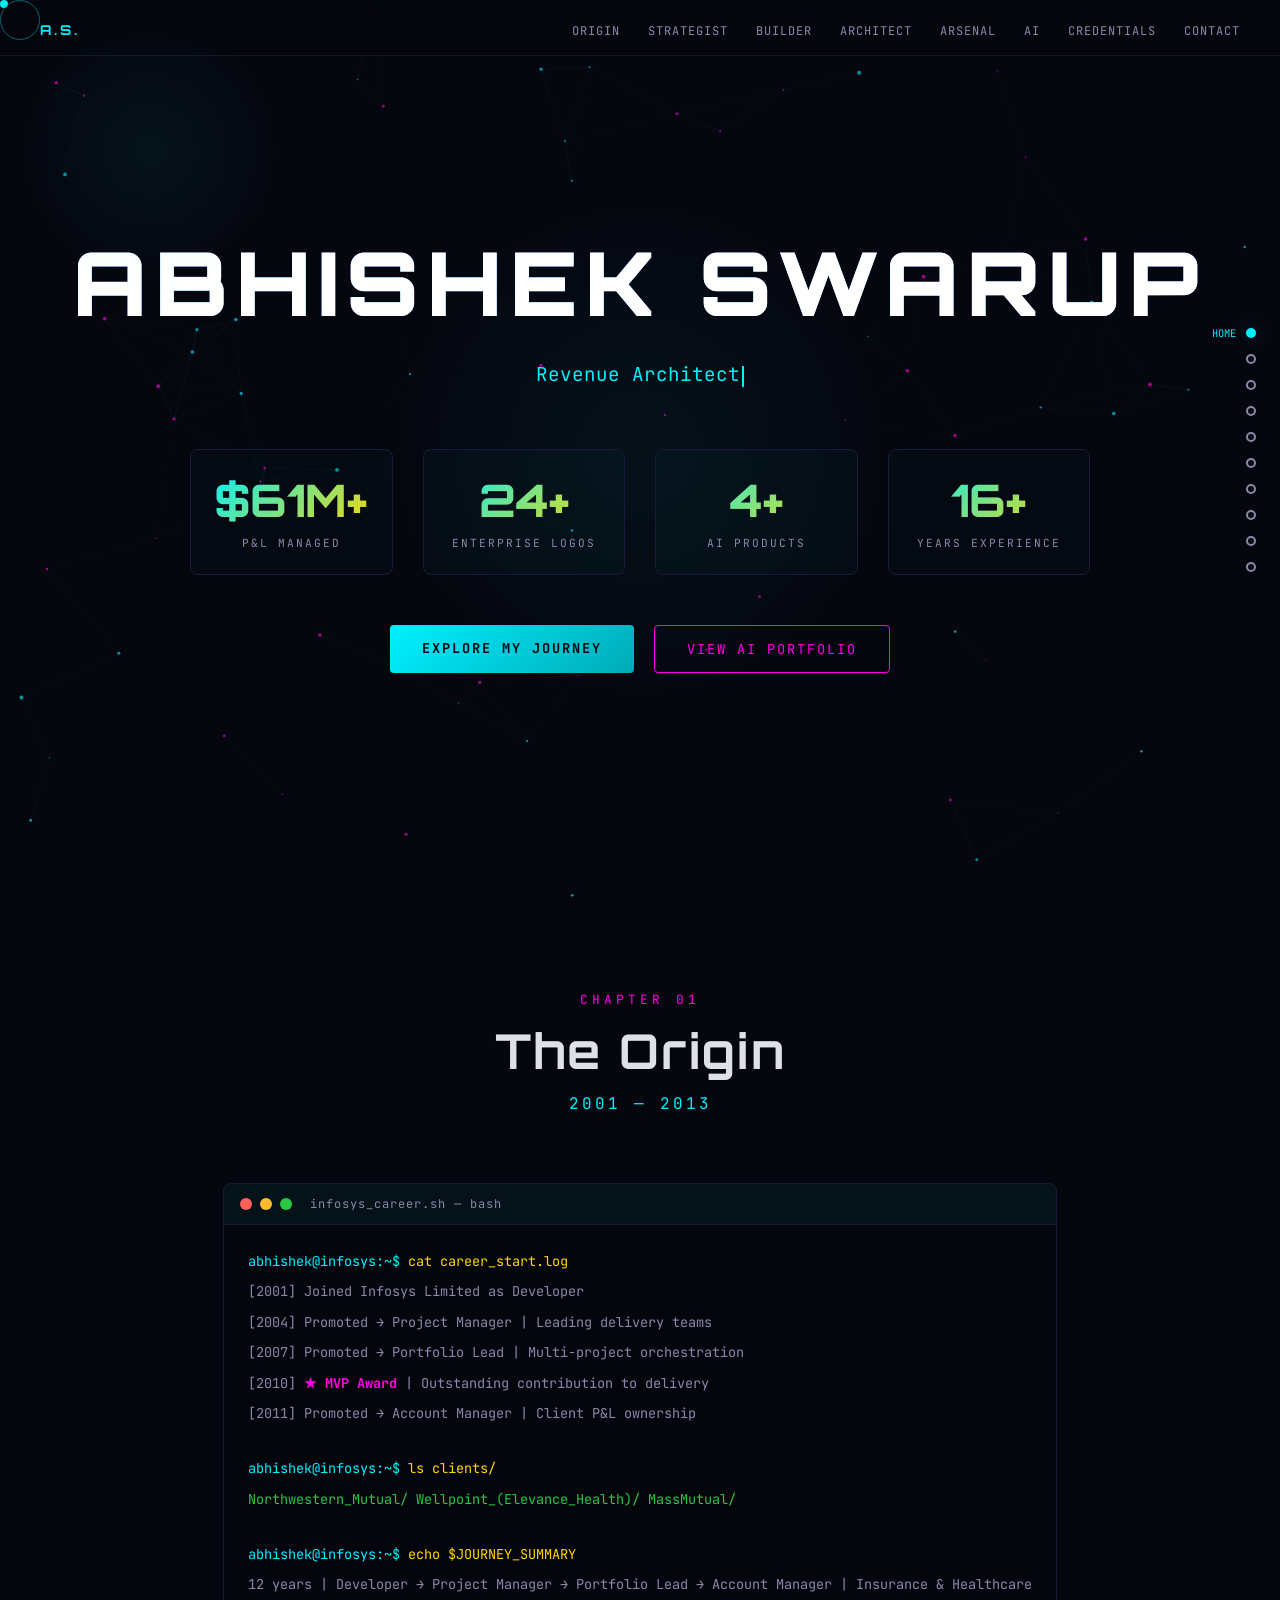
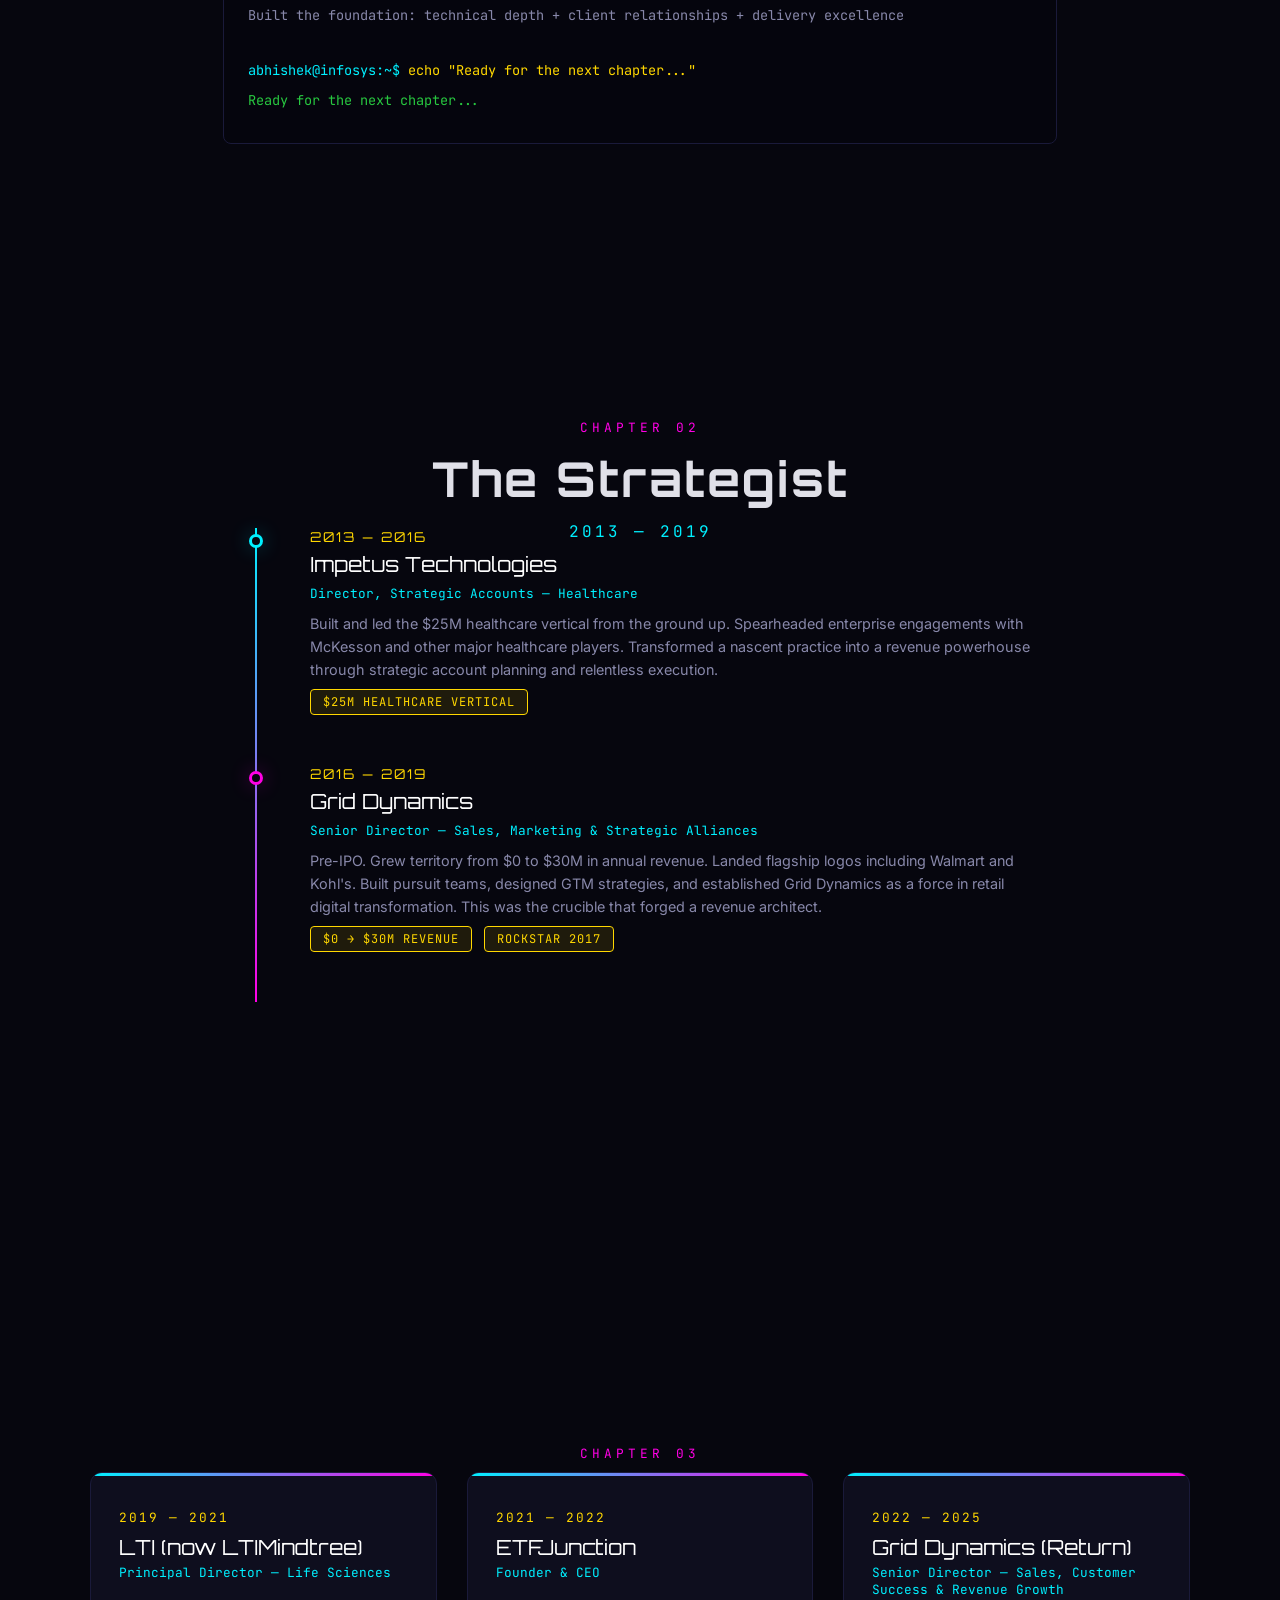
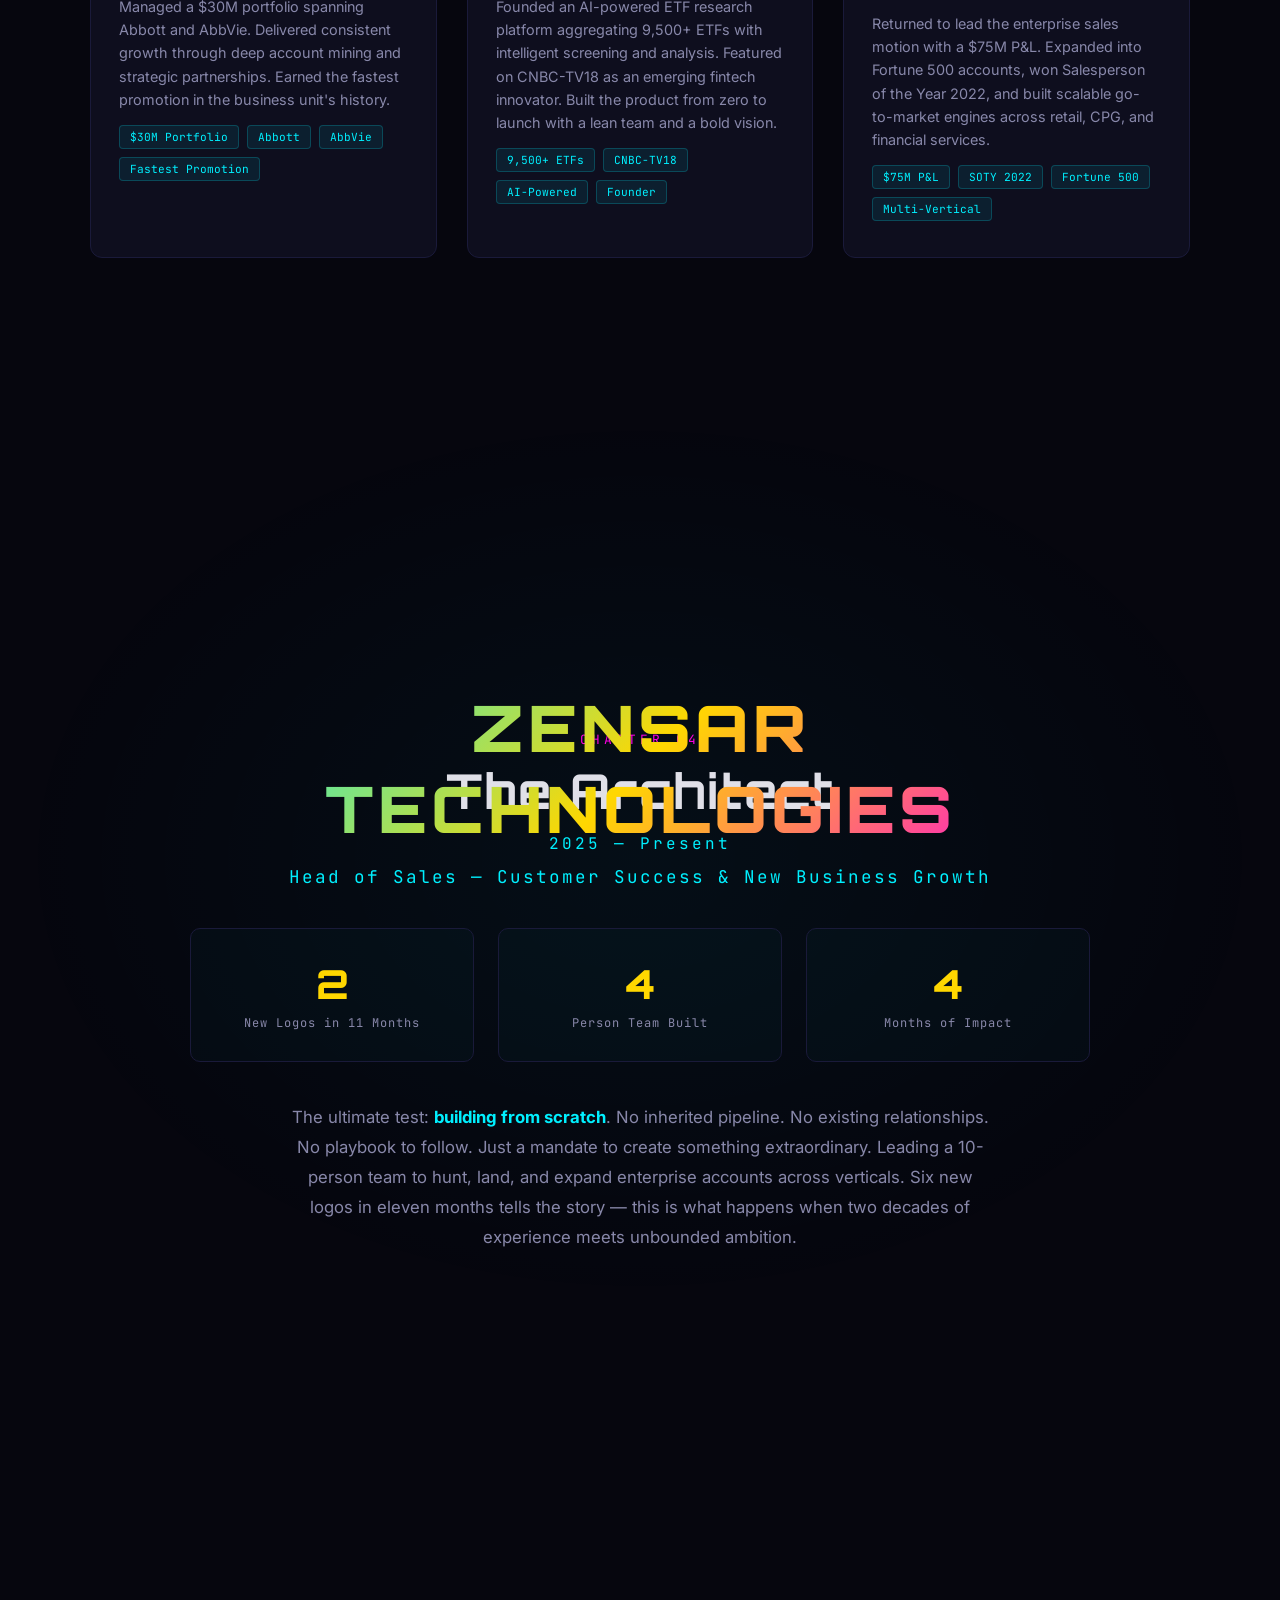
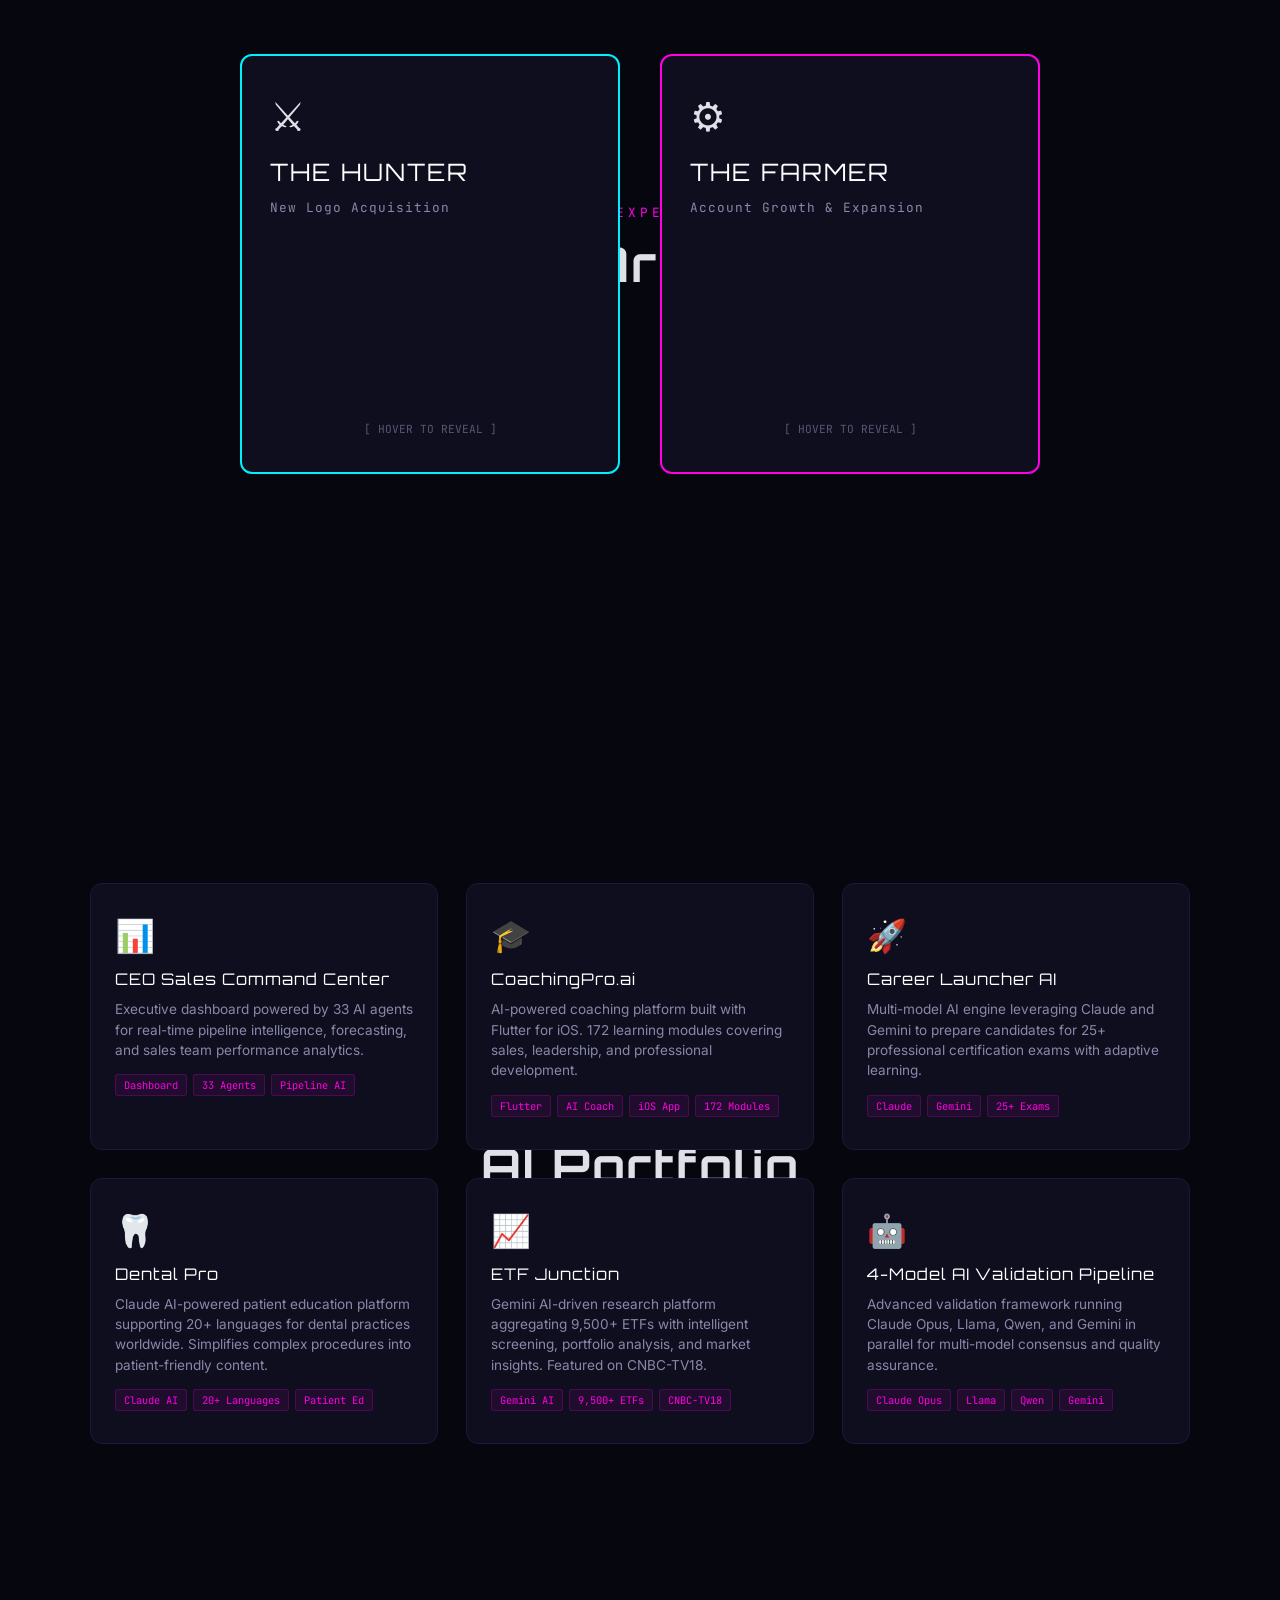
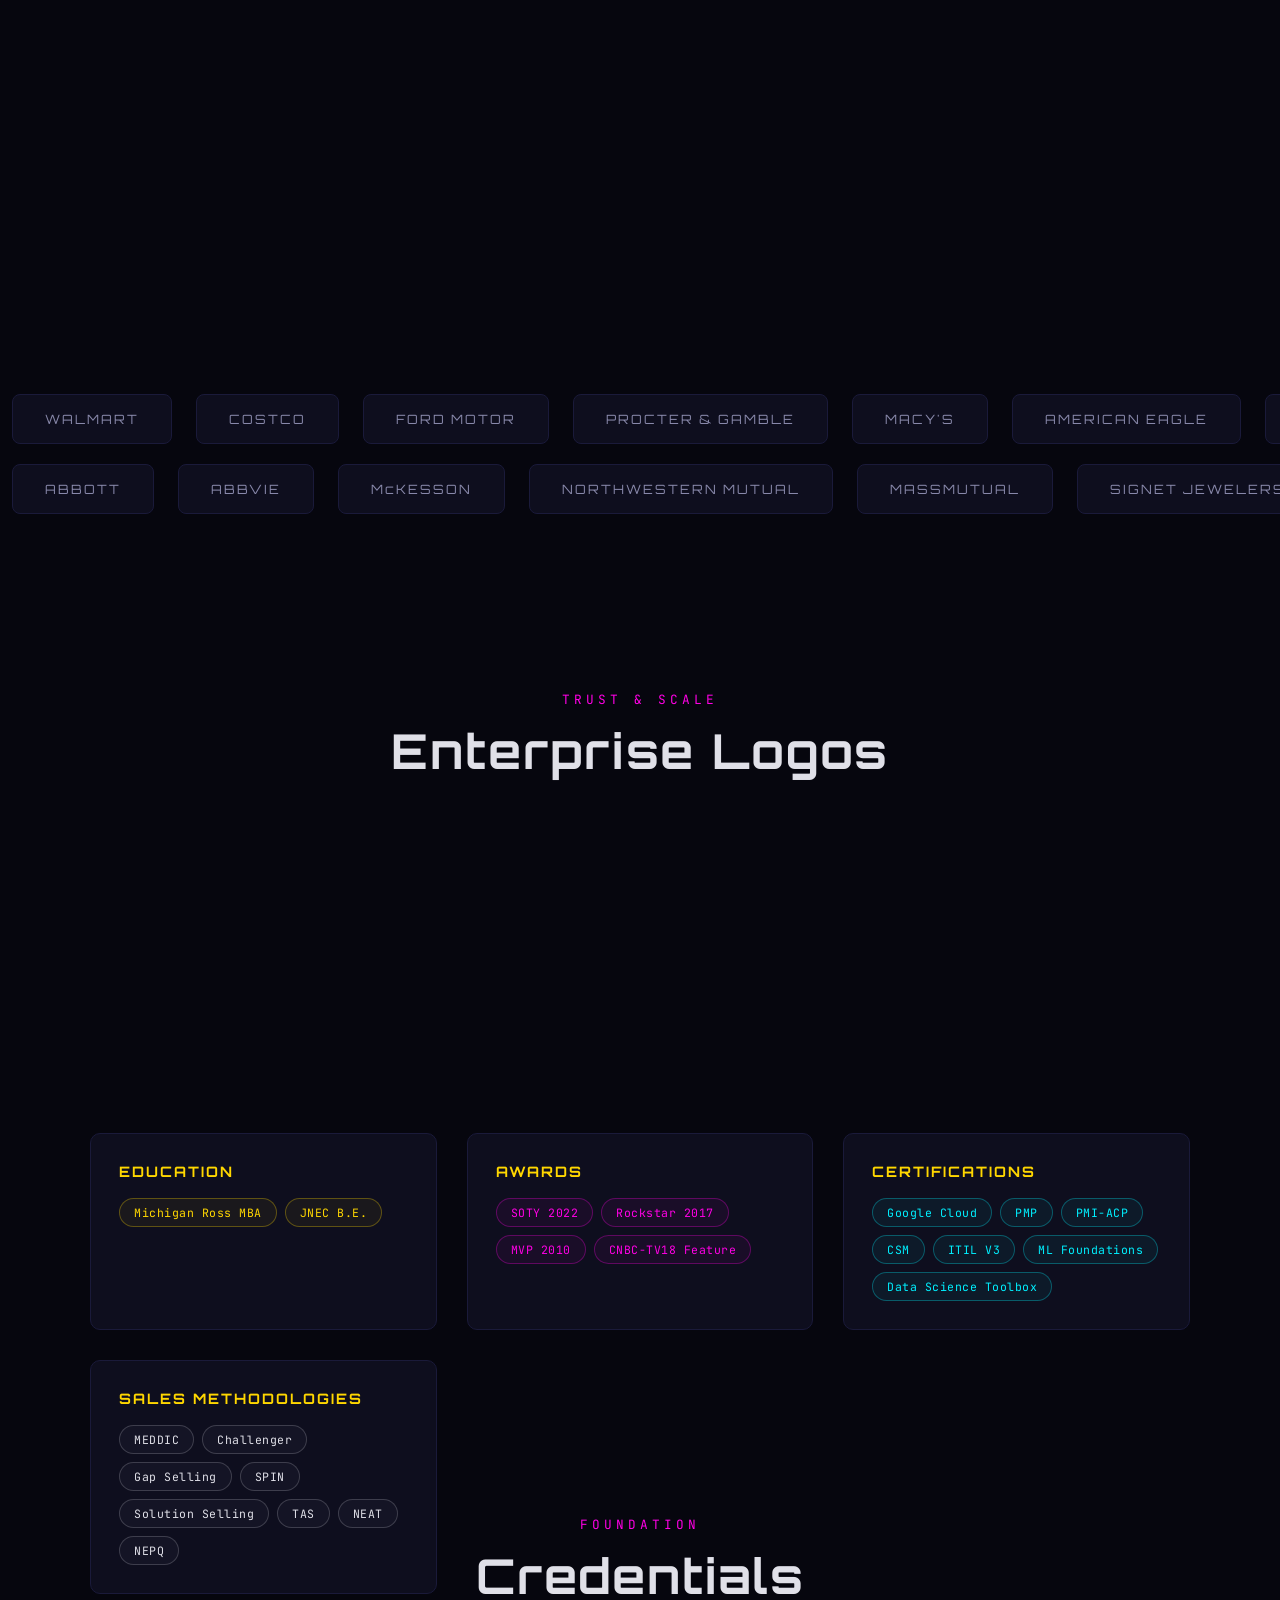
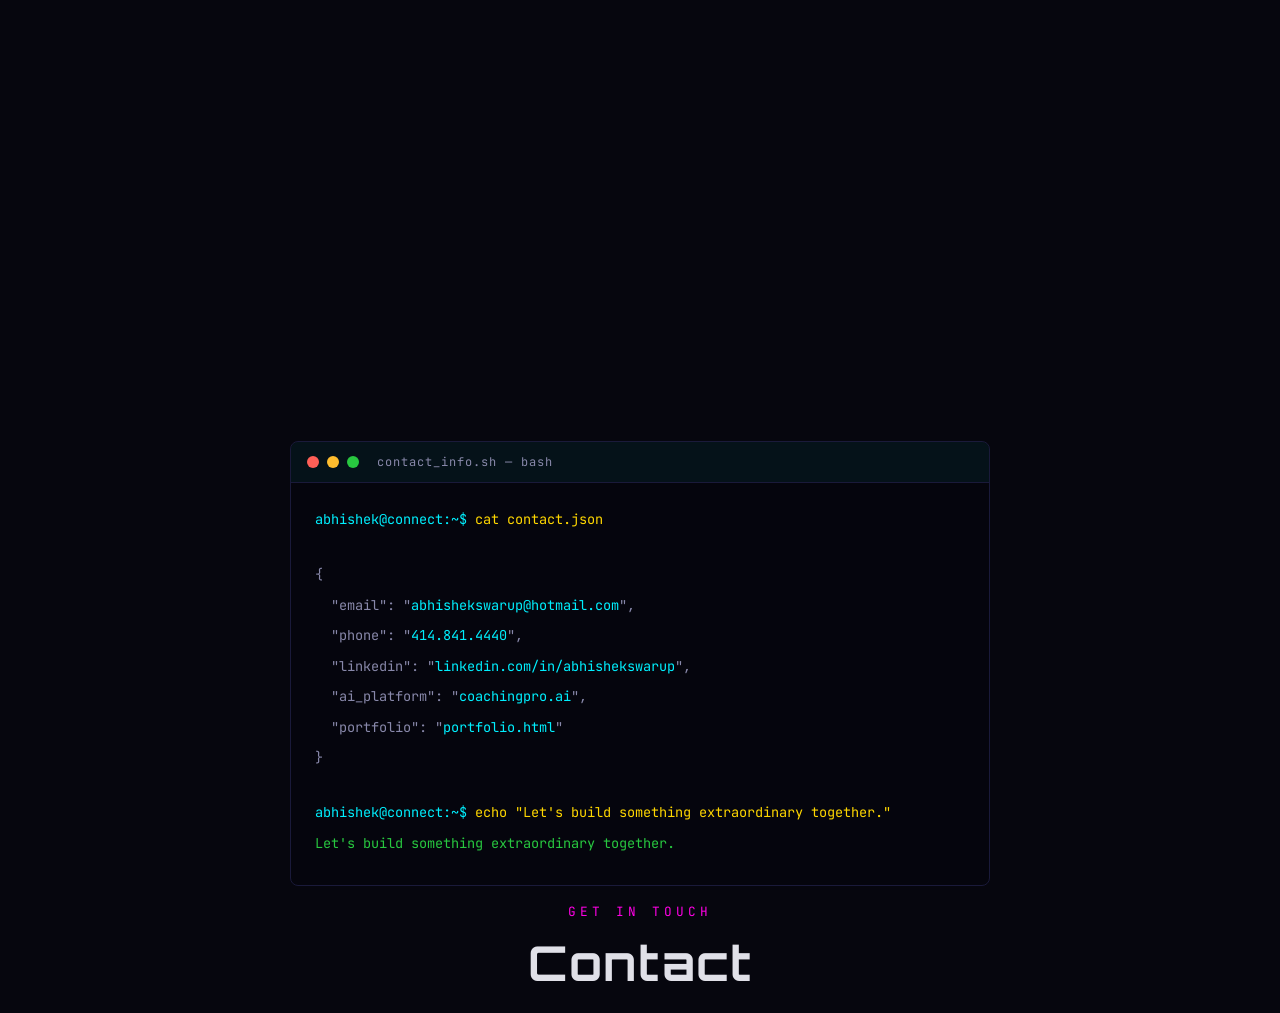
<file: index-v2.html>
<!DOCTYPE html>
<html lang="en">
<head>
<meta charset="UTF-8">
<meta name="viewport" content="width=device-width, initial-scale=1.0">
<title>Abhishek Swarup — Revenue Architect • AI Builder • Startup Founder</title>
<link rel="preconnect" href="https://fonts.googleapis.com">
<link rel="preconnect" href="https://fonts.gstatic.com" crossorigin>
<link href="https://fonts.googleapis.com/css2?family=Inter:wght@300;400;500;600;700&family=JetBrains+Mono:wght@300;400;500;700&family=Orbitron:wght@400;500;600;700;800;900&display=swap" rel="stylesheet">
<style>
/* ===== CSS CUSTOM PROPERTIES ===== */
:root {
  --cyan: #00f0ff;
  --magenta: #ff00e5;
  --gold: #ffd700;
  --bg: #06060e;
  --bg-secondary: #0c0c1a;
  --bg-card: #0e0e1e;
  --text: #e0e0e8;
  --text-dim: #8888aa;
  --border: #1a1a3a;
  --glow-cyan: 0 0 20px rgba(0,240,255,0.3);
  --glow-magenta: 0 0 20px rgba(255,0,229,0.3);
  --glow-gold: 0 0 20px rgba(255,215,0,0.3);
  --font-heading: 'Orbitron', sans-serif;
  --font-body: 'Inter', sans-serif;
  --font-mono: 'JetBrains Mono', monospace;
}

/* ===== RESET & BASE ===== */
*, *::before, *::after { margin: 0; padding: 0; box-sizing: border-box; }
html {
  scroll-behavior: smooth;
  scrollbar-width: thin;
  scrollbar-color: var(--cyan) var(--bg);
}
body {
  font-family: var(--font-body);
  background: var(--bg);
  color: var(--text);
  overflow-x: hidden;
  cursor: none;
}

::-webkit-scrollbar { width: 6px; }
::-webkit-scrollbar-track { background: var(--bg); }
::-webkit-scrollbar-thumb { background: var(--cyan); border-radius: 3px; }

/* ===== CUSTOM CURSOR ===== */
#cursor-dot {
  width: 8px; height: 8px;
  background: var(--cyan);
  border-radius: 50%;
  position: fixed;
  top: 0; left: 0;
  pointer-events: none;
  z-index: 99999;
  transition: transform 0.1s ease;
  mix-blend-mode: difference;
}
#cursor-glow {
  width: 40px; height: 40px;
  border: 1.5px solid rgba(0,240,255,0.4);
  border-radius: 50%;
  position: fixed;
  top: 0; left: 0;
  pointer-events: none;
  z-index: 99998;
  transition: transform 0.15s ease, width 0.3s, height 0.3s, border-color 0.3s;
}
#cursor-spotlight {
  width: 300px; height: 300px;
  background: radial-gradient(circle, rgba(0,240,255,0.06) 0%, transparent 70%);
  border-radius: 50%;
  position: fixed;
  top: 0; left: 0;
  pointer-events: none;
  z-index: 99997;
  transition: transform 0.3s ease;
}

/* ===== SCROLL PROGRESS BAR ===== */
#progress-bar {
  position: fixed; top: 0; left: 0;
  width: 0; height: 3px;
  background: linear-gradient(90deg, var(--cyan), var(--magenta), var(--gold));
  z-index: 10001;
  transition: width 0.1s linear;
}

/* ===== PARTICLE CANVAS ===== */
#particles-canvas {
  position: fixed;
  top: 0; left: 0;
  width: 100%; height: 100%;
  z-index: 0;
  pointer-events: none;
}

/* ===== FLOATING NAV ===== */
.floating-nav {
  position: fixed;
  right: 24px;
  top: 50%;
  transform: translateY(-50%);
  z-index: 10000;
  display: flex;
  flex-direction: column;
  gap: 12px;
  align-items: flex-end;
}
.floating-nav a {
  display: flex;
  align-items: center;
  gap: 10px;
  text-decoration: none;
  color: var(--text-dim);
  font-family: var(--font-mono);
  font-size: 0.65rem;
  transition: all 0.3s ease;
  cursor: none;
}
.floating-nav a:hover { color: var(--cyan); }
.floating-nav a .nav-dot {
  width: 10px; height: 10px;
  border: 2px solid var(--text-dim);
  border-radius: 50%;
  transition: all 0.3s ease;
  flex-shrink: 0;
}
.floating-nav a.active .nav-dot {
  background: var(--cyan);
  border-color: var(--cyan);
  box-shadow: var(--glow-cyan);
}
.floating-nav a.active { color: var(--cyan); }
.floating-nav a .nav-label {
  opacity: 0;
  transform: translateX(10px);
  transition: all 0.3s ease;
  white-space: nowrap;
}
.floating-nav a:hover .nav-label,
.floating-nav a.active .nav-label {
  opacity: 1;
  transform: translateX(0);
}

/* ===== TOP NAV ===== */
.top-nav {
  position: fixed;
  top: 3px; left: 0; right: 0;
  z-index: 10000;
  padding: 16px 40px;
  display: flex;
  justify-content: space-between;
  align-items: center;
  background: rgba(6,6,14,0.85);
  backdrop-filter: blur(20px);
  border-bottom: 1px solid rgba(0,240,255,0.1);
}
.top-nav .logo {
  font-family: var(--font-heading);
  font-size: 0.85rem;
  font-weight: 700;
  color: var(--cyan);
  letter-spacing: 3px;
  text-decoration: none;
  cursor: none;
}
.top-nav .nav-links {
  display: flex;
  gap: 28px;
  list-style: none;
}
.top-nav .nav-links a {
  color: var(--text-dim);
  text-decoration: none;
  font-family: var(--font-mono);
  font-size: 0.75rem;
  letter-spacing: 1px;
  transition: color 0.3s;
  cursor: none;
}
.top-nav .nav-links a:hover { color: var(--cyan); }
.hamburger {
  display: none;
  flex-direction: column;
  gap: 5px;
  cursor: none;
  background: none;
  border: none;
  padding: 5px;
}
.hamburger span {
  display: block;
  width: 24px; height: 2px;
  background: var(--cyan);
  transition: all 0.3s;
}
.mobile-menu {
  display: none;
  position: fixed;
  top: 0; left: 0; right: 0; bottom: 0;
  background: rgba(6,6,14,0.97);
  z-index: 10002;
  flex-direction: column;
  align-items: center;
  justify-content: center;
  gap: 30px;
}
.mobile-menu.open { display: flex; }
.mobile-menu a {
  color: var(--text);
  text-decoration: none;
  font-family: var(--font-heading);
  font-size: 1.2rem;
  letter-spacing: 2px;
  cursor: none;
}
.mobile-menu .close-btn {
  position: absolute;
  top: 20px; right: 30px;
  background: none;
  border: none;
  color: var(--cyan);
  font-size: 2rem;
  cursor: none;
}

/* ===== SCROLL SNAP CONTAINER ===== */
main {
  scroll-snap-type: y proximity;
}

/* ===== SECTIONS BASE ===== */
.section {
  min-height: 100vh;
  position: relative;
  z-index: 1;
  scroll-snap-align: start;
  padding: 100px 40px 60px;
  display: flex;
  flex-direction: column;
  justify-content: center;
}

/* ===== SECTION HEADERS ===== */
.section-header {
  text-align: center;
  margin-bottom: 60px;
}
.section-header .chapter-label {
  font-family: var(--font-mono);
  font-size: 0.8rem;
  color: var(--magenta);
  letter-spacing: 4px;
  text-transform: uppercase;
  margin-bottom: 12px;
  display: block;
}
.section-header h2 {
  font-family: var(--font-heading);
  font-size: clamp(1.8rem, 4vw, 3rem);
  color: var(--text);
  letter-spacing: 2px;
  margin-bottom: 12px;
}
.section-header .year-range {
  font-family: var(--font-mono);
  font-size: 1rem;
  color: var(--cyan);
  letter-spacing: 3px;
}

/* ===== REVEAL ANIMATIONS ===== */
.reveal {
  opacity: 0;
  transform: translateY(40px);
  transition: opacity 0.7s ease, transform 0.7s ease;
}
.reveal.visible {
  opacity: 1;
  transform: translateY(0);
}
.reveal-left {
  opacity: 0;
  transform: translateX(-60px);
  transition: opacity 0.7s ease, transform 0.7s ease;
}
.reveal-left.visible {
  opacity: 1;
  transform: translateX(0);
}
.reveal-right {
  opacity: 0;
  transform: translateX(60px);
  transition: opacity 0.7s ease, transform 0.7s ease;
}
.reveal-right.visible {
  opacity: 1;
  transform: translateX(0);
}
.stagger-item {
  opacity: 0;
  transform: translateY(30px);
  transition: opacity 0.5s ease, transform 0.5s ease;
}
.stagger-item.visible {
  opacity: 1;
  transform: translateY(0);
}

/* ===== HERO SECTION ===== */
#hero {
  min-height: 100vh;
  display: flex;
  flex-direction: column;
  align-items: center;
  justify-content: center;
  text-align: center;
  padding: 0 20px;
  position: relative;
  overflow: hidden;
}
#hero::before {
  content: '';
  position: absolute;
  top: 50%; left: 50%;
  width: 600px; height: 600px;
  background: radial-gradient(circle, rgba(0,240,255,0.05) 0%, transparent 70%);
  transform: translate(-50%, -50%);
  pointer-events: none;
}

/* Glitch Text */
.glitch-container {
  position: relative;
  margin-bottom: 24px;
}
.glitch {
  font-family: var(--font-heading);
  font-size: clamp(2.5rem, 7vw, 5.5rem);
  font-weight: 900;
  color: #fff;
  letter-spacing: 8px;
  position: relative;
  display: inline-block;
}
.glitch::before,
.glitch::after {
  content: attr(data-text);
  position: absolute;
  top: 0; left: 0;
  width: 100%; height: 100%;
  overflow: hidden;
}
.glitch::before {
  animation: glitch-1 2.5s infinite linear;
  color: var(--cyan);
  z-index: -1;
}
.glitch::after {
  animation: glitch-2 2.5s infinite linear;
  color: var(--magenta);
  z-index: -2;
}
@keyframes glitch-1 {
  0%, 100% { clip-path: inset(0 0 95% 0); transform: translate(0); }
  5% { clip-path: inset(20% 0 60% 0); transform: translate(-3px, 1px); }
  10% { clip-path: inset(50% 0 20% 0); transform: translate(3px, -1px); }
  15% { clip-path: inset(10% 0 70% 0); transform: translate(-2px, 2px); }
  20%, 95% { clip-path: inset(0 0 95% 0); transform: translate(0); }
}
@keyframes glitch-2 {
  0%, 100% { clip-path: inset(95% 0 0 0); transform: translate(0); }
  5% { clip-path: inset(60% 0 10% 0); transform: translate(3px, -2px); }
  10% { clip-path: inset(30% 0 40% 0); transform: translate(-3px, 1px); }
  15% { clip-path: inset(70% 0 5% 0); transform: translate(2px, -1px); }
  20%, 95% { clip-path: inset(95% 0 0 0); transform: translate(0); }
}

/* Terminal Typing */
.terminal-tagline {
  font-family: var(--font-mono);
  font-size: clamp(0.9rem, 2vw, 1.2rem);
  color: var(--cyan);
  margin-bottom: 50px;
  min-height: 2em;
}
.terminal-tagline .cursor-blink {
  display: inline-block;
  width: 2px;
  height: 1.1em;
  background: var(--cyan);
  margin-left: 2px;
  vertical-align: text-bottom;
  animation: blink 0.8s infinite;
}
@keyframes blink {
  0%, 50% { opacity: 1; }
  51%, 100% { opacity: 0; }
}

/* Hero Stats */
.hero-stats {
  display: grid;
  grid-template-columns: repeat(4, 1fr);
  gap: 30px;
  margin-bottom: 50px;
  max-width: 900px;
  width: 100%;
}
.stat-box {
  text-align: center;
  padding: 24px 12px;
  border: 1px solid var(--border);
  border-radius: 8px;
  background: rgba(0,240,255,0.02);
  transition: all 0.4s ease;
}
.stat-box:hover {
  border-color: var(--cyan);
  box-shadow: var(--glow-cyan);
  transform: translateY(-4px);
}
.stat-number {
  font-family: var(--font-heading);
  font-size: clamp(1.5rem, 3.5vw, 2.8rem);
  font-weight: 800;
  background: linear-gradient(135deg, var(--cyan), var(--gold));
  -webkit-background-clip: text;
  -webkit-text-fill-color: transparent;
  background-clip: text;
  display: block;
  line-height: 1.2;
}
.stat-label {
  font-family: var(--font-mono);
  font-size: 0.7rem;
  color: var(--text-dim);
  letter-spacing: 2px;
  text-transform: uppercase;
  margin-top: 8px;
  display: block;
}

/* Hero CTA */
.hero-cta {
  display: flex;
  gap: 20px;
  flex-wrap: wrap;
  justify-content: center;
}
.btn-primary, .btn-secondary {
  font-family: var(--font-mono);
  font-size: 0.85rem;
  letter-spacing: 2px;
  text-transform: uppercase;
  padding: 14px 32px;
  border-radius: 4px;
  text-decoration: none;
  transition: all 0.3s ease;
  cursor: none;
  display: inline-block;
}
.btn-primary {
  background: linear-gradient(135deg, var(--cyan), rgba(0,240,255,0.7));
  color: var(--bg);
  font-weight: 700;
  border: none;
}
.btn-primary:hover {
  box-shadow: 0 0 30px rgba(0,240,255,0.5);
  transform: translateY(-2px);
}
.btn-secondary {
  background: transparent;
  color: var(--magenta);
  border: 1px solid var(--magenta);
}
.btn-secondary:hover {
  background: rgba(255,0,229,0.1);
  box-shadow: var(--glow-magenta);
  transform: translateY(-2px);
}

/* Magnetic button class */
.magnetic-btn {
  transition: transform 0.2s ease;
}

/* ===== CHAPTER 1: THE ORIGIN ===== */
.terminal-block {
  max-width: 900px;
  margin: 0 auto;
  background: rgba(6,6,14,0.9);
  border: 1px solid var(--border);
  border-radius: 8px;
  overflow: hidden;
  font-family: var(--font-mono);
}
.terminal-header {
  display: flex;
  align-items: center;
  gap: 8px;
  padding: 12px 16px;
  background: rgba(0,240,255,0.05);
  border-bottom: 1px solid var(--border);
}
.terminal-dot {
  width: 12px; height: 12px;
  border-radius: 50%;
}
.terminal-dot.red { background: #ff5f57; }
.terminal-dot.yellow { background: #ffbd2e; }
.terminal-dot.green { background: #28c840; }
.terminal-title {
  font-size: 0.75rem;
  color: var(--text-dim);
  margin-left: 10px;
  letter-spacing: 1px;
}
.terminal-body {
  padding: 24px;
  font-size: 0.85rem;
  line-height: 1.8;
  color: var(--text);
}
.terminal-body .prompt {
  color: var(--cyan);
}
.terminal-body .cmd {
  color: var(--gold);
}
.terminal-body .output {
  color: var(--text-dim);
  margin-left: 0;
}
.terminal-body .highlight {
  color: var(--magenta);
  font-weight: 700;
}
.terminal-body .success {
  color: #28c840;
}
.terminal-body .line {
  margin-bottom: 6px;
}

/* ===== CHAPTER 2: THE STRATEGIST — TIMELINE ===== */
.timeline {
  max-width: 800px;
  margin: 0 auto;
  position: relative;
  padding-left: 40px;
}
.timeline::before {
  content: '';
  position: absolute;
  left: 15px; top: 0; bottom: 0;
  width: 2px;
  background: linear-gradient(to bottom, var(--cyan), var(--magenta));
}
.timeline-item {
  position: relative;
  margin-bottom: 50px;
  padding-left: 30px;
}
.timeline-item::before {
  content: '';
  position: absolute;
  left: -31px; top: 6px;
  width: 14px; height: 14px;
  border-radius: 50%;
  background: var(--bg);
  border: 3px solid var(--cyan);
  box-shadow: var(--glow-cyan);
  z-index: 2;
}
.timeline-item:nth-child(even)::before {
  border-color: var(--magenta);
  box-shadow: var(--glow-magenta);
}
.timeline-item .tl-year {
  font-family: var(--font-heading);
  font-size: 0.85rem;
  color: var(--gold);
  letter-spacing: 2px;
  margin-bottom: 6px;
}
.timeline-item .tl-company {
  font-family: var(--font-heading);
  font-size: 1.3rem;
  color: #fff;
  margin-bottom: 8px;
}
.timeline-item .tl-role {
  font-family: var(--font-mono);
  font-size: 0.8rem;
  color: var(--cyan);
  margin-bottom: 10px;
}
.timeline-item .tl-desc {
  font-size: 0.9rem;
  color: var(--text-dim);
  line-height: 1.6;
}
.timeline-item .tl-highlight {
  display: inline-block;
  margin-top: 8px;
  padding: 4px 12px;
  background: rgba(255,215,0,0.1);
  border: 1px solid var(--gold);
  border-radius: 4px;
  color: var(--gold);
  font-family: var(--font-mono);
  font-size: 0.75rem;
  letter-spacing: 1px;
}

/* ===== CHAPTER 3: THE BUILDER — 3D CARDS ===== */
.builder-grid {
  display: grid;
  grid-template-columns: repeat(auto-fit, minmax(320px, 1fr));
  gap: 30px;
  max-width: 1100px;
  margin: 0 auto;
  perspective: 1200px;
}
.builder-card {
  background: var(--bg-card);
  border: 1px solid var(--border);
  border-radius: 12px;
  padding: 36px 28px;
  transition: all 0.4s ease;
  transform-style: preserve-3d;
  position: relative;
  overflow: hidden;
}
.builder-card::before {
  content: '';
  position: absolute;
  top: 0; left: 0; right: 0;
  height: 3px;
  background: linear-gradient(90deg, var(--cyan), var(--magenta));
}
.builder-card:hover {
  border-color: var(--cyan);
  box-shadow: 0 0 40px rgba(0,240,255,0.15);
}
.builder-card .card-year {
  font-family: var(--font-mono);
  font-size: 0.8rem;
  color: var(--gold);
  letter-spacing: 2px;
  margin-bottom: 8px;
}
.builder-card .card-company {
  font-family: var(--font-heading);
  font-size: 1.3rem;
  color: #fff;
  margin-bottom: 4px;
}
.builder-card .card-role {
  font-family: var(--font-mono);
  font-size: 0.8rem;
  color: var(--cyan);
  margin-bottom: 14px;
}
.builder-card .card-desc {
  font-size: 0.9rem;
  color: var(--text-dim);
  line-height: 1.6;
  margin-bottom: 14px;
}
.builder-card .card-stats {
  display: flex;
  flex-wrap: wrap;
  gap: 8px;
}
.builder-card .card-stats span {
  padding: 4px 10px;
  background: rgba(0,240,255,0.08);
  border: 1px solid rgba(0,240,255,0.2);
  border-radius: 4px;
  font-family: var(--font-mono);
  font-size: 0.7rem;
  color: var(--cyan);
}

/* ===== CHAPTER 4: THE ARCHITECT — CLIMAX ===== */
#architect {
  background: radial-gradient(ellipse at center, rgba(0,240,255,0.04) 0%, transparent 70%);
}
.architect-content {
  max-width: 900px;
  margin: 0 auto;
  text-align: center;
}
.architect-big-title {
  font-family: var(--font-heading);
  font-size: clamp(2rem, 5vw, 4rem);
  font-weight: 900;
  background: linear-gradient(135deg, var(--cyan), var(--gold), var(--magenta));
  -webkit-background-clip: text;
  -webkit-text-fill-color: transparent;
  background-clip: text;
  margin-bottom: 16px;
  letter-spacing: 4px;
}
.architect-subtitle {
  font-family: var(--font-mono);
  font-size: 1.1rem;
  color: var(--cyan);
  margin-bottom: 40px;
  letter-spacing: 2px;
}
.architect-stats {
  display: grid;
  grid-template-columns: repeat(3, 1fr);
  gap: 24px;
  margin-bottom: 40px;
}
.arch-stat {
  padding: 30px 20px;
  border: 1px solid var(--border);
  border-radius: 10px;
  background: rgba(0,240,255,0.02);
  transition: all 0.4s;
}
.arch-stat:hover {
  border-color: var(--gold);
  box-shadow: var(--glow-gold);
  transform: translateY(-6px);
}
.arch-stat .arch-num {
  font-family: var(--font-heading);
  font-size: 2.5rem;
  font-weight: 800;
  color: var(--gold);
  display: block;
}
.arch-stat .arch-label {
  font-family: var(--font-mono);
  font-size: 0.75rem;
  color: var(--text-dim);
  letter-spacing: 1px;
  margin-top: 6px;
  display: block;
}
.architect-desc {
  font-size: 1.05rem;
  color: var(--text-dim);
  line-height: 1.8;
  max-width: 700px;
  margin: 0 auto;
}
.architect-desc strong {
  color: var(--cyan);
}

/* ===== THE ARSENAL — FLIP CARDS ===== */
.arsenal-grid {
  display: grid;
  grid-template-columns: repeat(auto-fit, minmax(380px, 1fr));
  gap: 40px;
  max-width: 900px;
  margin: 0 auto;
  perspective: 1200px;
}
.flip-card {
  height: 420px;
  perspective: 1200px;
  cursor: none;
}
.flip-card-inner {
  position: relative;
  width: 100%; height: 100%;
  transition: transform 0.7s cubic-bezier(0.4, 0, 0.2, 1);
  transform-style: preserve-3d;
}
.flip-card:hover .flip-card-inner {
  transform: rotateY(180deg);
}
.flip-card-front, .flip-card-back {
  position: absolute;
  top: 0; left: 0;
  width: 100%; height: 100%;
  backface-visibility: hidden;
  border-radius: 12px;
  padding: 36px 28px;
  display: flex;
  flex-direction: column;
  justify-content: center;
}
.flip-card-front {
  border: 2px solid var(--cyan);
  background: var(--bg-card);
}
.flip-card-front.magenta-border {
  border-color: var(--magenta);
}
.flip-card-back {
  transform: rotateY(180deg);
  border: 2px solid var(--gold);
  background: var(--bg-secondary);
}
.flip-card-front .flip-icon {
  font-size: 2.5rem;
  margin-bottom: 16px;
}
.flip-card-front .flip-title {
  font-family: var(--font-heading);
  font-size: 1.5rem;
  color: #fff;
  margin-bottom: 12px;
  letter-spacing: 2px;
}
.flip-card-front .flip-subtitle {
  font-family: var(--font-mono);
  font-size: 0.8rem;
  color: var(--text-dim);
  letter-spacing: 1px;
}
.flip-card-front .flip-hint {
  font-family: var(--font-mono);
  font-size: 0.7rem;
  color: var(--text-dim);
  margin-top: auto;
  text-align: center;
  opacity: 0.6;
}
.flip-card-back ul {
  list-style: none;
  padding: 0;
}
.flip-card-back ul li {
  font-family: var(--font-mono);
  font-size: 0.85rem;
  color: var(--text);
  margin-bottom: 12px;
  padding-left: 20px;
  position: relative;
  line-height: 1.5;
}
.flip-card-back ul li::before {
  content: '>';
  position: absolute;
  left: 0;
  color: var(--cyan);
  font-weight: 700;
}
.flip-card-back .flip-back-title {
  font-family: var(--font-heading);
  font-size: 1rem;
  color: var(--gold);
  margin-bottom: 20px;
  letter-spacing: 2px;
}

/* ===== AI PORTFOLIO ===== */
.ai-grid {
  display: grid;
  grid-template-columns: repeat(auto-fit, minmax(320px, 1fr));
  gap: 28px;
  max-width: 1100px;
  margin: 0 auto;
  perspective: 1200px;
}
.ai-card {
  background: var(--bg-card);
  border: 1px solid var(--border);
  border-radius: 12px;
  padding: 32px 24px;
  transition: all 0.3s ease;
  transform-style: preserve-3d;
  position: relative;
  overflow: hidden;
  text-decoration: none;
  display: block;
  cursor: none;
}
.ai-card::before {
  content: '';
  position: absolute;
  inset: 0;
  border-radius: 12px;
  padding: 2px;
  background: linear-gradient(135deg, var(--cyan), var(--magenta), var(--gold));
  -webkit-mask: linear-gradient(#fff 0 0) content-box, linear-gradient(#fff 0 0);
  -webkit-mask-composite: xor;
  mask-composite: exclude;
  opacity: 0;
  transition: opacity 0.4s;
  pointer-events: none;
}
.ai-card:hover::before { opacity: 1; }
.ai-card:hover {
  box-shadow: 0 0 30px rgba(0,240,255,0.12);
}
.ai-card .ai-icon {
  font-size: 2rem;
  margin-bottom: 14px;
  display: block;
}
.ai-card .ai-title {
  font-family: var(--font-heading);
  font-size: 1rem;
  color: #fff;
  margin-bottom: 10px;
  letter-spacing: 1px;
}
.ai-card .ai-desc {
  font-size: 0.85rem;
  color: var(--text-dim);
  line-height: 1.5;
  margin-bottom: 14px;
}
.ai-card .ai-tags {
  display: flex;
  flex-wrap: wrap;
  gap: 6px;
}
.ai-card .ai-tags span {
  padding: 3px 8px;
  background: rgba(255,0,229,0.08);
  border: 1px solid rgba(255,0,229,0.2);
  border-radius: 3px;
  font-family: var(--font-mono);
  font-size: 0.65rem;
  color: var(--magenta);
}
.ai-card .ai-arrow {
  position: absolute;
  top: 24px; right: 24px;
  font-size: 1.2rem;
  color: var(--cyan);
  opacity: 0;
  transition: all 0.3s;
  transform: translateX(-5px);
}
.ai-card:hover .ai-arrow {
  opacity: 1;
  transform: translateX(0);
}

/* ===== ENTERPRISE LOGOS MARQUEE ===== */
.marquee-section {
  overflow: hidden;
  padding: 80px 0;
}
.marquee-track {
  display: flex;
  animation: marquee 35s linear infinite;
  width: max-content;
}
.marquee-track:hover { animation-play-state: paused; }
.logo-item {
  flex-shrink: 0;
  padding: 16px 32px;
  margin: 0 12px;
  border: 1px solid var(--border);
  border-radius: 8px;
  font-family: var(--font-heading);
  font-size: 0.8rem;
  color: var(--text-dim);
  letter-spacing: 2px;
  white-space: nowrap;
  transition: all 0.3s;
  background: var(--bg-card);
}
.logo-item:hover {
  color: var(--cyan);
  border-color: var(--cyan);
  box-shadow: var(--glow-cyan);
}
@keyframes marquee {
  0% { transform: translateX(0); }
  100% { transform: translateX(-50%); }
}

/* ===== CREDENTIALS ===== */
.creds-grid {
  display: grid;
  grid-template-columns: repeat(auto-fit, minmax(280px, 1fr));
  gap: 30px;
  max-width: 1100px;
  margin: 0 auto;
}
.cred-block {
  padding: 28px;
  border: 1px solid var(--border);
  border-radius: 10px;
  background: var(--bg-card);
}
.cred-block h3 {
  font-family: var(--font-heading);
  font-size: 0.9rem;
  color: var(--gold);
  letter-spacing: 2px;
  margin-bottom: 18px;
}
.badge-list {
  display: flex;
  flex-wrap: wrap;
  gap: 8px;
}
.badge {
  padding: 6px 14px;
  border-radius: 20px;
  font-family: var(--font-mono);
  font-size: 0.72rem;
  letter-spacing: 0.5px;
  border: 1px solid;
  transition: all 0.3s;
}
.badge.cyan { color: var(--cyan); border-color: rgba(0,240,255,0.3); background: rgba(0,240,255,0.05); }
.badge.cyan:hover { border-color: var(--cyan); box-shadow: var(--glow-cyan); }
.badge.magenta { color: var(--magenta); border-color: rgba(255,0,229,0.3); background: rgba(255,0,229,0.05); }
.badge.magenta:hover { border-color: var(--magenta); box-shadow: var(--glow-magenta); }
.badge.gold { color: var(--gold); border-color: rgba(255,215,0,0.3); background: rgba(255,215,0,0.05); }
.badge.gold:hover { border-color: var(--gold); box-shadow: var(--glow-gold); }
.badge.white { color: var(--text); border-color: rgba(224,224,232,0.2); background: rgba(224,224,232,0.03); }
.badge.white:hover { border-color: var(--text); }

/* ===== CONTACT ===== */
#contact {
  display: flex;
  align-items: center;
  justify-content: center;
}
.contact-terminal {
  max-width: 700px;
  width: 100%;
  margin: 0 auto;
}
.contact-terminal .terminal-body a {
  color: var(--cyan);
  text-decoration: none;
  transition: color 0.3s;
  cursor: none;
}
.contact-terminal .terminal-body a:hover {
  color: var(--gold);
}

/* ===== RESPONSIVE ===== */
@media (max-width: 768px) {
  .section { padding: 80px 20px 40px; }
  .hero-stats { grid-template-columns: repeat(2, 1fr); gap: 16px; }
  .architect-stats { grid-template-columns: 1fr; }
  .arsenal-grid { grid-template-columns: 1fr; }
  .flip-card { height: 380px; }
  .ai-grid { grid-template-columns: 1fr; }
  .builder-grid { grid-template-columns: 1fr; }
  .creds-grid { grid-template-columns: 1fr; }
  .floating-nav { display: none; }
  .top-nav .nav-links { display: none; }
  .hamburger { display: flex; }
  .top-nav { padding: 14px 20px; }
  .timeline { padding-left: 30px; }
  .timeline::before { left: 10px; }
  .timeline-item { padding-left: 20px; }
  .timeline-item::before { left: -26px; }
  #cursor-dot, #cursor-glow, #cursor-spotlight { display: none; }
  body { cursor: auto; }
  .btn-primary, .btn-secondary, a, button { cursor: auto; }
}
@media (max-width: 480px) {
  .hero-stats { grid-template-columns: 1fr 1fr; gap: 10px; }
  .stat-box { padding: 16px 8px; }
  .hero-cta { flex-direction: column; align-items: center; }
}
</style>
</head>
<body>

<!-- Custom Cursor -->
<div id="cursor-dot"></div>
<div id="cursor-glow"></div>
<div id="cursor-spotlight"></div>

<!-- Scroll Progress Bar -->
<div id="progress-bar"></div>

<!-- Particle Canvas -->
<canvas id="particles-canvas"></canvas>

<!-- Top Navigation -->
<nav class="top-nav">
  <a href="#hero" class="logo">A.S.</a>
  <ul class="nav-links">
    <li><a href="#origin">ORIGIN</a></li>
    <li><a href="#strategist">STRATEGIST</a></li>
    <li><a href="#builder">BUILDER</a></li>
    <li><a href="#architect">ARCHITECT</a></li>
    <li><a href="#arsenal">ARSENAL</a></li>
    <li><a href="#ai-portfolio">AI</a></li>
    <li><a href="#credentials">CREDENTIALS</a></li>
    <li><a href="#contact">CONTACT</a></li>
  </ul>
  <button class="hamburger" id="hamburger-btn" aria-label="Menu">
    <span></span><span></span><span></span>
  </button>
</nav>

<!-- Mobile Menu -->
<div class="mobile-menu" id="mobile-menu">
  <button class="close-btn" id="close-menu-btn">&times;</button>
  <a href="#hero" class="mobile-link">HOME</a>
  <a href="#origin" class="mobile-link">ORIGIN</a>
  <a href="#strategist" class="mobile-link">STRATEGIST</a>
  <a href="#builder" class="mobile-link">BUILDER</a>
  <a href="#architect" class="mobile-link">ARCHITECT</a>
  <a href="#arsenal" class="mobile-link">ARSENAL</a>
  <a href="#ai-portfolio" class="mobile-link">AI PORTFOLIO</a>
  <a href="#credentials" class="mobile-link">CREDENTIALS</a>
  <a href="#contact" class="mobile-link">CONTACT</a>
</div>

<!-- Floating Side Nav -->
<nav class="floating-nav" id="floating-nav">
  <a href="#hero" data-section="hero"><span class="nav-label">HOME</span><span class="nav-dot"></span></a>
  <a href="#origin" data-section="origin"><span class="nav-label">ORIGIN</span><span class="nav-dot"></span></a>
  <a href="#strategist" data-section="strategist"><span class="nav-label">STRATEGIST</span><span class="nav-dot"></span></a>
  <a href="#builder" data-section="builder"><span class="nav-label">BUILDER</span><span class="nav-dot"></span></a>
  <a href="#architect" data-section="architect"><span class="nav-label">ARCHITECT</span><span class="nav-dot"></span></a>
  <a href="#arsenal" data-section="arsenal"><span class="nav-label">ARSENAL</span><span class="nav-dot"></span></a>
  <a href="#ai-portfolio" data-section="ai-portfolio"><span class="nav-label">AI</span><span class="nav-dot"></span></a>
  <a href="#logos" data-section="logos"><span class="nav-label">LOGOS</span><span class="nav-dot"></span></a>
  <a href="#credentials" data-section="credentials"><span class="nav-label">CREDS</span><span class="nav-dot"></span></a>
  <a href="#contact" data-section="contact"><span class="nav-label">CONTACT</span><span class="nav-dot"></span></a>
</nav>

<!-- ===== MAIN CONTENT ===== -->
<main>

  <!-- HERO SECTION -->
  <section class="section" id="hero">
    <div class="glitch-container reveal">
      <h1 class="glitch" data-text="ABHISHEK SWARUP">ABHISHEK SWARUP</h1>
    </div>
    <div class="terminal-tagline reveal">
      <span id="typed-text"></span><span class="cursor-blink"></span>
    </div>
    <div class="hero-stats reveal">
      <div class="stat-box">
        <span class="stat-number">$<span class="counter" data-target="75">0</span>M+</span>
        <span class="stat-label">P&amp;L Managed</span>
      </div>
      <div class="stat-box">
        <span class="stat-number"><span class="counter" data-target="30">0</span>+</span>
        <span class="stat-label">Enterprise Logos</span>
      </div>
      <div class="stat-box">
        <span class="stat-number"><span class="counter" data-target="6">0</span>+</span>
        <span class="stat-label">AI Products</span>
      </div>
      <div class="stat-box">
        <span class="stat-number"><span class="counter" data-target="20">0</span>+</span>
        <span class="stat-label">Years Experience</span>
      </div>
    </div>
    <div class="hero-cta reveal">
      <a href="#origin" class="btn-primary magnetic-btn">Explore My Journey</a>
      <a href="#ai-portfolio" class="btn-secondary magnetic-btn">View AI Portfolio</a>
    </div>
  </section>

  <!-- CHAPTER 1: THE ORIGIN -->
  <section class="section" id="origin">
    <div class="section-header reveal">
      <span class="chapter-label">Chapter 01</span>
      <h2>The Origin</h2>
      <span class="year-range">2001 &mdash; 2013</span>
    </div>
    <div class="terminal-block reveal">
      <div class="terminal-header">
        <div class="terminal-dot red"></div>
        <div class="terminal-dot yellow"></div>
        <div class="terminal-dot green"></div>
        <span class="terminal-title">infosys_career.sh &mdash; bash</span>
      </div>
      <div class="terminal-body">
        <div class="line"><span class="prompt">abhishek@infosys:~$ </span><span class="cmd">cat career_start.log</span></div>
        <div class="line"><span class="output">[2001] Joined Infosys Limited as Developer</span></div>
        <div class="line"><span class="output">[2004] Promoted &rarr; Project Manager | Leading delivery teams</span></div>
        <div class="line"><span class="output">[2007] Promoted &rarr; Portfolio Lead | Multi-project orchestration</span></div>
        <div class="line"><span class="output">[2010] <span class="highlight">&#9733; MVP Award</span> | Outstanding contribution to delivery</span></div>
        <div class="line"><span class="output">[2011] Promoted &rarr; Account Manager | Client P&amp;L ownership</span></div>
        <br>
        <div class="line"><span class="prompt">abhishek@infosys:~$ </span><span class="cmd">ls clients/</span></div>
        <div class="line"><span class="success">Northwestern_Mutual/  Wellpoint_(Elevance_Health)/  MassMutual/</span></div>
        <br>
        <div class="line"><span class="prompt">abhishek@infosys:~$ </span><span class="cmd">echo $JOURNEY_SUMMARY</span></div>
        <div class="line"><span class="output">12 years | Developer &rarr; Project Manager &rarr; Portfolio Lead &rarr; Account Manager | Insurance &amp; Healthcare</span></div>
        <div class="line"><span class="output">Built the foundation: technical depth + client relationships + delivery excellence</span></div>
        <br>
        <div class="line"><span class="prompt">abhishek@infosys:~$ </span><span class="cmd">echo "Ready for the next chapter..."</span></div>
        <div class="line"><span class="success">Ready for the next chapter...</span></div>
      </div>
    </div>
  </section>

  <!-- CHAPTER 2: THE STRATEGIST -->
  <section class="section" id="strategist">
    <div class="section-header reveal">
      <span class="chapter-label">Chapter 02</span>
      <h2>The Strategist</h2>
      <span class="year-range">2013 &mdash; 2019</span>
    </div>
    <div class="timeline">
      <div class="timeline-item reveal-left stagger-item">
        <div class="tl-year">2013 &mdash; 2016</div>
        <div class="tl-company">Impetus Technologies</div>
        <div class="tl-role">Director, Strategic Accounts &mdash; Healthcare</div>
        <div class="tl-desc">
          Built and led the $25M healthcare vertical from the ground up. Spearheaded enterprise engagements with McKesson and other major healthcare players. Transformed a nascent practice into a revenue powerhouse through strategic account planning and relentless execution.
        </div>
        <span class="tl-highlight">$25M HEALTHCARE VERTICAL</span>
      </div>
      <div class="timeline-item reveal-right stagger-item">
        <div class="tl-year">2016 &mdash; 2019</div>
        <div class="tl-company">Grid Dynamics</div>
        <div class="tl-role">Senior Director &mdash; Sales, Marketing &amp; Strategic Alliances</div>
        <div class="tl-desc">
          Pre-IPO. Grew territory from $0 to $30M in annual revenue. Landed flagship logos including Walmart and Kohl's. Built pursuit teams, designed GTM strategies, and established Grid Dynamics as a force in retail digital transformation. This was the crucible that forged a revenue architect.
        </div>
        <span class="tl-highlight">$0 &rarr; $30M REVENUE</span>
        <span class="tl-highlight" style="margin-left: 8px;">ROCKSTAR 2017</span>
      </div>
    </div>
  </section>

  <!-- CHAPTER 3: THE BUILDER -->
  <section class="section" id="builder">
    <div class="section-header reveal">
      <span class="chapter-label">Chapter 03</span>
      <h2>The Builder</h2>
      <span class="year-range">2019 &mdash; 2025</span>
    </div>
    <div class="builder-grid">
      <div class="builder-card stagger-item" data-tilt>
        <div class="card-year">2019 &mdash; 2021</div>
        <div class="card-company">LTI (now LTIMindtree)</div>
        <div class="card-role">Principal Director &mdash; Life Sciences</div>
        <div class="card-desc">
          Managed a $30M portfolio spanning Abbott and AbbVie. Delivered consistent growth through deep account mining and strategic partnerships. Earned the fastest promotion in the business unit&apos;s history.
        </div>
        <div class="card-stats">
          <span>$30M Portfolio</span>
          <span>Abbott</span>
          <span>AbbVie</span>
          <span>Fastest Promotion</span>
        </div>
      </div>
      <div class="builder-card stagger-item" data-tilt>
        <div class="card-year">2021 &mdash; 2022</div>
        <div class="card-company">ETFJunction</div>
        <div class="card-role">Founder &amp; CEO</div>
        <div class="card-desc">
          Founded an AI-powered ETF research platform aggregating 9,500+ ETFs with intelligent screening and analysis. Featured on CNBC-TV18 as an emerging fintech innovator. Built the product from zero to launch with a lean team and a bold vision.
        </div>
        <div class="card-stats">
          <span>9,500+ ETFs</span>
          <span>CNBC-TV18</span>
          <span>AI-Powered</span>
          <span>Founder</span>
        </div>
      </div>
      <div class="builder-card stagger-item" data-tilt>
        <div class="card-year">2022 &mdash; 2025</div>
        <div class="card-company">Grid Dynamics (Return)</div>
        <div class="card-role">Senior Director &mdash; Sales, Customer Success &amp; Revenue Growth</div>
        <div class="card-desc">
          Returned to lead the enterprise sales motion with a $75M P&amp;L. Expanded into Fortune 500 accounts, won Salesperson of the Year 2022, and built scalable go-to-market engines across retail, CPG, and financial services.
        </div>
        <div class="card-stats">
          <span>$75M P&amp;L</span>
          <span>SOTY 2022</span>
          <span>Fortune 500</span>
          <span>Multi-Vertical</span>
        </div>
      </div>
    </div>
  </section>

  <!-- CHAPTER 4: THE ARCHITECT -->
  <section class="section" id="architect">
    <div class="section-header reveal">
      <span class="chapter-label">Chapter 04</span>
      <h2>The Architect</h2>
      <span class="year-range">2025 &mdash; Present</span>
    </div>
    <div class="architect-content">
      <div class="architect-big-title reveal">ZENSAR TECHNOLOGIES</div>
      <div class="architect-subtitle reveal">Head of Sales &mdash; Customer Success &amp; New Business Growth</div>
      <div class="architect-stats">
        <div class="arch-stat stagger-item">
          <span class="arch-num"><span class="counter" data-target="6">0</span></span>
          <span class="arch-label">New Logos in 11 Months</span>
        </div>
        <div class="arch-stat stagger-item">
          <span class="arch-num"><span class="counter" data-target="10">0</span></span>
          <span class="arch-label">Person Team Built</span>
        </div>
        <div class="arch-stat stagger-item">
          <span class="arch-num"><span class="counter" data-target="11">0</span></span>
          <span class="arch-label">Months of Impact</span>
        </div>
      </div>
      <p class="architect-desc reveal">
        The ultimate test: <strong>building from scratch</strong>. No inherited pipeline. No existing relationships. No playbook to follow. Just a mandate to create something extraordinary. Leading a 10-person team to hunt, land, and expand enterprise accounts across verticals. Six new logos in eleven months tells the story &mdash; this is what happens when two decades of experience meets unbounded ambition.
      </p>
    </div>
  </section>

  <!-- THE ARSENAL -->
  <section class="section" id="arsenal">
    <div class="section-header reveal">
      <span class="chapter-label">Dual Expertise</span>
      <h2>The Arsenal</h2>
    </div>
    <div class="arsenal-grid">
      <div class="flip-card stagger-item">
        <div class="flip-card-inner">
          <div class="flip-card-front">
            <div class="flip-icon">&#9876;</div>
            <div class="flip-title">THE HUNTER</div>
            <div class="flip-subtitle">New Logo Acquisition</div>
            <div class="flip-hint">[ HOVER TO REVEAL ]</div>
          </div>
          <div class="flip-card-back">
            <div class="flip-back-title">HUNTING ARSENAL</div>
            <ul>
              <li>New logo acquisition &amp; greenfield development</li>
              <li>Pursuit team assembly &amp; orchestration</li>
              <li>Proposal strategy &amp; competitive positioning</li>
              <li>Salesperson of the Year awards (multiple)</li>
              <li>GTM design &amp; market entry strategy</li>
              <li>C-suite prospecting &amp; relationship building</li>
              <li>RFP/RFI response leadership</li>
            </ul>
          </div>
        </div>
      </div>
      <div class="flip-card stagger-item">
        <div class="flip-card-inner">
          <div class="flip-card-front magenta-border">
            <div class="flip-icon">&#9881;</div>
            <div class="flip-title">THE FARMER</div>
            <div class="flip-subtitle">Account Growth &amp; Expansion</div>
            <div class="flip-hint">[ HOVER TO REVEAL ]</div>
          </div>
          <div class="flip-card-back">
            <div class="flip-back-title">FARMING ARSENAL</div>
            <ul>
              <li>P&amp;L management up to $75M</li>
              <li>Land-and-expand strategy execution</li>
              <li>C-suite Quarterly Business Reviews</li>
              <li>Cross-sell &amp; upsell orchestration</li>
              <li>Customer success &amp; retention programs</li>
              <li>Strategic account planning &amp; governance</li>
              <li>Multi-vertical portfolio management</li>
            </ul>
          </div>
        </div>
      </div>
    </div>
  </section>

  <!-- AI PORTFOLIO -->
  <section class="section" id="ai-portfolio">
    <div class="section-header reveal">
      <span class="chapter-label">Innovation Lab</span>
      <h2>AI Portfolio</h2>
    </div>
    <div class="ai-grid">
      <a href="project-sales-command-center.html" class="ai-card stagger-item" data-tilt>
        <span class="ai-arrow">&rarr;</span>
        <span class="ai-icon">&#128202;</span>
        <div class="ai-title">CEO Sales Command Center</div>
        <div class="ai-desc">Executive dashboard powered by 33 AI agents for real-time pipeline intelligence, forecasting, and sales team performance analytics.</div>
        <div class="ai-tags">
          <span>Dashboard</span>
          <span>33 Agents</span>
          <span>Pipeline AI</span>
        </div>
      </a>
      <a href="project-coachingpro.html" class="ai-card stagger-item" data-tilt>
        <span class="ai-arrow">&rarr;</span>
        <span class="ai-icon">&#127891;</span>
        <div class="ai-title">CoachingPro.ai</div>
        <div class="ai-desc">AI-powered coaching platform built with Flutter for iOS. 172 learning modules covering sales, leadership, and professional development.</div>
        <div class="ai-tags">
          <span>Flutter</span>
          <span>AI Coach</span>
          <span>iOS App</span>
          <span>172 Modules</span>
        </div>
      </a>
      <a href="project-career-launcher.html" class="ai-card stagger-item" data-tilt>
        <span class="ai-arrow">&rarr;</span>
        <span class="ai-icon">&#128640;</span>
        <div class="ai-title">Career Launcher AI</div>
        <div class="ai-desc">Multi-model AI engine leveraging Claude and Gemini to prepare candidates for 25+ professional certification exams with adaptive learning.</div>
        <div class="ai-tags">
          <span>Claude</span>
          <span>Gemini</span>
          <span>25+ Exams</span>
        </div>
      </a>
      <a href="project-dental-pro.html" class="ai-card stagger-item" data-tilt>
        <span class="ai-arrow">&rarr;</span>
        <span class="ai-icon">&#129463;</span>
        <div class="ai-title">Dental Pro</div>
        <div class="ai-desc">Claude AI-powered patient education platform supporting 20+ languages for dental practices worldwide. Simplifies complex procedures into patient-friendly content.</div>
        <div class="ai-tags">
          <span>Claude AI</span>
          <span>20+ Languages</span>
          <span>Patient Ed</span>
        </div>
      </a>
      <a href="project-etf-junction.html" class="ai-card stagger-item" data-tilt>
        <span class="ai-arrow">&rarr;</span>
        <span class="ai-icon">&#128200;</span>
        <div class="ai-title">ETF Junction</div>
        <div class="ai-desc">Gemini AI-driven research platform aggregating 9,500+ ETFs with intelligent screening, portfolio analysis, and market insights. Featured on CNBC-TV18.</div>
        <div class="ai-tags">
          <span>Gemini AI</span>
          <span>9,500+ ETFs</span>
          <span>CNBC-TV18</span>
        </div>
      </a>
      <a href="model_selection_decision_tree.html" class="ai-card stagger-item" data-tilt>
        <span class="ai-arrow">&rarr;</span>
        <span class="ai-icon">&#129302;</span>
        <div class="ai-title">4-Model AI Validation Pipeline</div>
        <div class="ai-desc">Advanced validation framework running Claude Opus, Llama, Qwen, and Gemini in parallel for multi-model consensus and quality assurance.</div>
        <div class="ai-tags">
          <span>Claude Opus</span>
          <span>Llama</span>
          <span>Qwen</span>
          <span>Gemini</span>
        </div>
      </a>
    </div>
  </section>

  <!-- ENTERPRISE LOGOS -->
  <section class="section marquee-section" id="logos">
    <div class="section-header reveal">
      <span class="chapter-label">Trust &amp; Scale</span>
      <h2>Enterprise Logos</h2>
    </div>
    <div style="overflow: hidden; margin-top: 20px;">
      <div class="marquee-track" id="marquee-1">
        <div class="logo-item">WALMART</div>
        <div class="logo-item">COSTCO</div>
        <div class="logo-item">FORD MOTOR</div>
        <div class="logo-item">PROCTER &amp; GAMBLE</div>
        <div class="logo-item">MACY'S</div>
        <div class="logo-item">AMERICAN EAGLE</div>
        <div class="logo-item">KOHL'S</div>
        <div class="logo-item">HYATT HOTELS</div>
        <div class="logo-item">FISERV</div>
        <div class="logo-item">WALMART</div>
        <div class="logo-item">COSTCO</div>
        <div class="logo-item">FORD MOTOR</div>
        <div class="logo-item">PROCTER &amp; GAMBLE</div>
        <div class="logo-item">MACY'S</div>
        <div class="logo-item">AMERICAN EAGLE</div>
        <div class="logo-item">KOHL'S</div>
        <div class="logo-item">HYATT HOTELS</div>
        <div class="logo-item">FISERV</div>
      </div>
    </div>
    <div style="overflow: hidden; margin-top: 20px;">
      <div class="marquee-track" id="marquee-2" style="animation-direction: reverse;">
        <div class="logo-item">ABBOTT</div>
        <div class="logo-item">ABBVIE</div>
        <div class="logo-item">McKESSON</div>
        <div class="logo-item">NORTHWESTERN MUTUAL</div>
        <div class="logo-item">MASSMUTUAL</div>
        <div class="logo-item">SIGNET JEWELERS</div>
        <div class="logo-item">FORD CREDIT</div>
        <div class="logo-item">CARDINAL HEALTH</div>
        <div class="logo-item">PEP BOYS</div>
        <div class="logo-item">ABBOTT</div>
        <div class="logo-item">ABBVIE</div>
        <div class="logo-item">McKESSON</div>
        <div class="logo-item">NORTHWESTERN MUTUAL</div>
        <div class="logo-item">MASSMUTUAL</div>
        <div class="logo-item">SIGNET JEWELERS</div>
        <div class="logo-item">FORD CREDIT</div>
        <div class="logo-item">CARDINAL HEALTH</div>
        <div class="logo-item">PEP BOYS</div>
      </div>
    </div>
  </section>

  <!-- CREDENTIALS -->
  <section class="section" id="credentials">
    <div class="section-header reveal">
      <span class="chapter-label">Foundation</span>
      <h2>Credentials</h2>
    </div>
    <div class="creds-grid">
      <div class="cred-block stagger-item">
        <h3>EDUCATION</h3>
        <div class="badge-list">
          <span class="badge gold">Michigan Ross MBA</span>
          <span class="badge gold">JNEC B.E.</span>
        </div>
      </div>
      <div class="cred-block stagger-item">
        <h3>AWARDS</h3>
        <div class="badge-list">
          <span class="badge magenta">SOTY 2022</span>
          <span class="badge magenta">Rockstar 2017</span>
          <span class="badge magenta">MVP 2010</span>
          <span class="badge magenta">CNBC-TV18 Feature</span>
        </div>
      </div>
      <div class="cred-block stagger-item">
        <h3>CERTIFICATIONS</h3>
        <div class="badge-list">
          <span class="badge cyan">Google Cloud</span>
          <span class="badge cyan">PMP</span>
          <span class="badge cyan">PMI-ACP</span>
          <span class="badge cyan">CSM</span>
          <span class="badge cyan">ITIL V3</span>
          <span class="badge cyan">ML Foundations</span>
          <span class="badge cyan">Data Science Toolbox</span>
        </div>
      </div>
      <div class="cred-block stagger-item">
        <h3>SALES METHODOLOGIES</h3>
        <div class="badge-list">
          <span class="badge white">MEDDIC</span>
          <span class="badge white">Challenger</span>
          <span class="badge white">Gap Selling</span>
          <span class="badge white">SPIN</span>
          <span class="badge white">Solution Selling</span>
          <span class="badge white">TAS</span>
          <span class="badge white">NEAT</span>
          <span class="badge white">NEPQ</span>
        </div>
      </div>
    </div>
  </section>

  <!-- CONTACT -->
  <section class="section" id="contact">
    <div class="section-header reveal">
      <span class="chapter-label">Get In Touch</span>
      <h2>Contact</h2>
    </div>
    <div class="contact-terminal terminal-block reveal">
      <div class="terminal-header">
        <div class="terminal-dot red"></div>
        <div class="terminal-dot yellow"></div>
        <div class="terminal-dot green"></div>
        <span class="terminal-title">contact_info.sh &mdash; bash</span>
      </div>
      <div class="terminal-body">
        <div class="line"><span class="prompt">abhishek@connect:~$ </span><span class="cmd">cat contact.json</span></div>
        <br>
        <div class="line"><span class="output">{</span></div>
        <div class="line"><span class="output">&nbsp;&nbsp;"email": "</span><a href="mailto:abhishekswarup@hotmail.com">abhishekswarup@hotmail.com</a><span class="output">",</span></div>
        <div class="line"><span class="output">&nbsp;&nbsp;"phone": "</span><a href="tel:4148414440">414.841.4440</a><span class="output">",</span></div>
        <div class="line"><span class="output">&nbsp;&nbsp;"linkedin": "</span><a href="https://linkedin.com/in/abhishekswarup" target="_blank" rel="noopener">linkedin.com/in/abhishekswarup</a><span class="output">",</span></div>
        <div class="line"><span class="output">&nbsp;&nbsp;"ai_platform": "</span><a href="https://coachingpro.ai" target="_blank" rel="noopener">coachingpro.ai</a><span class="output">",</span></div>
        <div class="line"><span class="output">&nbsp;&nbsp;"portfolio": "</span><a href="portfolio.html">portfolio.html</a><span class="output">"</span></div>
        <div class="line"><span class="output">}</span></div>
        <br>
        <div class="line"><span class="prompt">abhishek@connect:~$ </span><span class="cmd">echo "Let's build something extraordinary together."</span></div>
        <div class="line"><span class="success">Let's build something extraordinary together.</span></div>
      </div>
    </div>
  </section>

</main>

<script>
/* ===== PARTICLE CANVAS CONSTELLATION NETWORK ===== */
(function() {
  const canvas = document.getElementById('particles-canvas');
  const ctx = canvas.getContext('2d');
  let particles = [];
  let mouse = { x: -999, y: -999 };
  let w, h;

  function resize() {
    w = canvas.width = window.innerWidth;
    h = canvas.height = window.innerHeight;
  }
  resize();
  window.addEventListener('resize', resize);

  const PARTICLE_COUNT = Math.min(80, Math.floor(window.innerWidth / 18));
  const MAX_DIST = 150;

  function createParticle() {
    return {
      x: Math.random() * w,
      y: Math.random() * h,
      vx: (Math.random() - 0.5) * 0.4,
      vy: (Math.random() - 0.5) * 0.4,
      r: Math.random() * 1.5 + 0.5,
      color: Math.random() > 0.5 ? '0,240,255' : '255,0,229'
    };
  }

  for (let i = 0; i < PARTICLE_COUNT; i++) particles.push(createParticle());

  function animate() {
    ctx.clearRect(0, 0, w, h);
    particles.forEach((p, i) => {
      p.x += p.vx;
      p.y += p.vy;
      if (p.x < 0 || p.x > w) p.vx *= -1;
      if (p.y < 0 || p.y > h) p.vy *= -1;

      ctx.beginPath();
      ctx.arc(p.x, p.y, p.r, 0, Math.PI * 2);
      ctx.fillStyle = 'rgba(' + p.color + ',0.6)';
      ctx.fill();

      for (let j = i + 1; j < particles.length; j++) {
        const p2 = particles[j];
        const dx = p.x - p2.x;
        const dy = p.y - p2.y;
        const dist = Math.sqrt(dx * dx + dy * dy);
        if (dist < MAX_DIST) {
          ctx.beginPath();
          ctx.moveTo(p.x, p.y);
          ctx.lineTo(p2.x, p2.y);
          ctx.strokeStyle = 'rgba(0,240,255,' + (1 - dist / MAX_DIST) * 0.15 + ')';
          ctx.lineWidth = 0.5;
          ctx.stroke();
        }
      }

      const mdx = p.x - mouse.x;
      const mdy = p.y - mouse.y;
      const mDist = Math.sqrt(mdx * mdx + mdy * mdy);
      if (mDist < 200) {
        ctx.beginPath();
        ctx.moveTo(p.x, p.y);
        ctx.lineTo(mouse.x, mouse.y);
        ctx.strokeStyle = 'rgba(255,0,229,' + (1 - mDist / 200) * 0.3 + ')';
        ctx.lineWidth = 0.8;
        ctx.stroke();
      }
    });
    requestAnimationFrame(animate);
  }
  animate();

  document.addEventListener('mousemove', function(e) {
    mouse.x = e.clientX;
    mouse.y = e.clientY;
  });
})();

/* ===== CUSTOM CURSOR ===== */
(function() {
  const dot = document.getElementById('cursor-dot');
  const glow = document.getElementById('cursor-glow');
  const spotlight = document.getElementById('cursor-spotlight');
  let mx = 0, my = 0;

  document.addEventListener('mousemove', function(e) {
    mx = e.clientX;
    my = e.clientY;
    dot.style.transform = 'translate(' + (mx - 4) + 'px,' + (my - 4) + 'px)';
    glow.style.transform = 'translate(' + (mx - 20) + 'px,' + (my - 20) + 'px)';
    spotlight.style.transform = 'translate(' + (mx - 150) + 'px,' + (my - 150) + 'px)';
  });

  document.querySelectorAll('a, button, .ai-card, .flip-card, .builder-card, .stat-box').forEach(function(el) {
    el.addEventListener('mouseenter', function() {
      glow.style.width = '60px';
      glow.style.height = '60px';
      glow.style.borderColor = 'rgba(255,0,229,0.6)';
      dot.style.transform = 'translate(' + (mx - 4) + 'px,' + (my - 4) + 'px) scale(1.5)';
    });
    el.addEventListener('mouseleave', function() {
      glow.style.width = '40px';
      glow.style.height = '40px';
      glow.style.borderColor = 'rgba(0,240,255,0.4)';
      dot.style.transform = 'translate(' + (mx - 4) + 'px,' + (my - 4) + 'px) scale(1)';
    });
  });
})();

/* ===== SCROLL PROGRESS BAR ===== */
window.addEventListener('scroll', function() {
  var scrollTop = document.documentElement.scrollTop || document.body.scrollTop;
  var scrollHeight = document.documentElement.scrollHeight - document.documentElement.clientHeight;
  var progress = (scrollTop / scrollHeight) * 100;
  document.getElementById('progress-bar').style.width = progress + '%';
});

/* ===== TYPING TERMINAL EFFECT ===== */
(function() {
  var phrases = [
    'Revenue Architect',
    'AI Builder',
    'Startup Founder',
    '$75M+ P&L Leader',
    'Enterprise Sales Executive'
  ];
  var el = document.getElementById('typed-text');
  var phraseIndex = 0;
  var charIndex = 0;
  var isDeleting = false;
  var speed = 80;

  function type() {
    var current = phrases[phraseIndex];
    if (isDeleting) {
      el.textContent = current.substring(0, charIndex - 1);
      charIndex--;
      speed = 40;
    } else {
      el.textContent = current.substring(0, charIndex + 1);
      charIndex++;
      speed = 80;
    }

    if (!isDeleting && charIndex === current.length) {
      speed = 2000;
      isDeleting = true;
    } else if (isDeleting && charIndex === 0) {
      isDeleting = false;
      phraseIndex = (phraseIndex + 1) % phrases.length;
      speed = 400;
    }
    setTimeout(type, speed);
  }
  type();
})();

/* ===== INTERSECTION OBSERVER — REVEALS ===== */
(function() {
  var revealElements = document.querySelectorAll('.reveal, .reveal-left, .reveal-right');
  var observer = new IntersectionObserver(function(entries) {
    entries.forEach(function(entry) {
      if (entry.isIntersecting) {
        entry.target.classList.add('visible');
      }
    });
  }, { threshold: 0.1, rootMargin: '0px 0px -50px 0px' });

  revealElements.forEach(function(el) { observer.observe(el); });
})();

/* ===== STAGGERED REVEAL ===== */
(function() {
  var staggerItems = document.querySelectorAll('.stagger-item');
  var observer = new IntersectionObserver(function(entries) {
    entries.forEach(function(entry) {
      if (entry.isIntersecting) {
        var parent = entry.target.parentElement;
        var siblings = parent.querySelectorAll('.stagger-item');
        siblings.forEach(function(sib, idx) {
          setTimeout(function() {
            sib.classList.add('visible');
          }, idx * 150);
        });
        observer.unobserve(entry.target);
      }
    });
  }, { threshold: 0.15 });

  staggerItems.forEach(function(el) { observer.observe(el); });
})();

/* ===== ANIMATED COUNTERS ===== */
(function() {
  var counters = document.querySelectorAll('.counter');
  var started = new Set();

  var observer = new IntersectionObserver(function(entries) {
    entries.forEach(function(entry) {
      if (entry.isIntersecting && !started.has(entry.target)) {
        started.add(entry.target);
        var target = parseInt(entry.target.getAttribute('data-target'));
        var current = 0;
        var duration = 2000;
        var step = target / (duration / 16);
        function update() {
          current += step;
          if (current >= target) {
            entry.target.textContent = target;
          } else {
            entry.target.textContent = Math.floor(current);
            requestAnimationFrame(update);
          }
        }
        update();
      }
    });
  }, { threshold: 0.5 });

  counters.forEach(function(c) { observer.observe(c); });
})();

/* ===== FLOATING NAV — ACTIVE SECTION TRACKING ===== */
(function() {
  var sections = document.querySelectorAll('.section');
  var navLinks = document.querySelectorAll('.floating-nav a');

  var observer = new IntersectionObserver(function(entries) {
    entries.forEach(function(entry) {
      if (entry.isIntersecting) {
        var id = entry.target.id;
        navLinks.forEach(function(link) {
          link.classList.remove('active');
          if (link.getAttribute('data-section') === id) {
            link.classList.add('active');
          }
        });
      }
    });
  }, { threshold: 0.3 });

  sections.forEach(function(s) { observer.observe(s); });
})();

/* ===== MAGNETIC BUTTONS ===== */
(function() {
  var magneticBtns = document.querySelectorAll('.magnetic-btn');
  magneticBtns.forEach(function(btn) {
    btn.addEventListener('mousemove', function(e) {
      var rect = btn.getBoundingClientRect();
      var x = e.clientX - rect.left - rect.width / 2;
      var y = e.clientY - rect.top - rect.height / 2;
      btn.style.transform = 'translate(' + (x * 0.15) + 'px, ' + (y * 0.15) + 'px)';
    });
    btn.addEventListener('mouseleave', function() {
      btn.style.transform = 'translate(0, 0)';
    });
  });
})();

/* ===== 3D TILT EFFECT FOR CARDS ===== */
(function() {
  var tiltCards = document.querySelectorAll('[data-tilt]');
  tiltCards.forEach(function(card) {
    card.addEventListener('mousemove', function(e) {
      var rect = card.getBoundingClientRect();
      var x = e.clientX - rect.left;
      var y = e.clientY - rect.top;
      var centerX = rect.width / 2;
      var centerY = rect.height / 2;
      var rotateX = (y - centerY) / centerY * -8;
      var rotateY = (x - centerX) / centerX * 8;
      card.style.transform = 'perspective(1000px) rotateX(' + rotateX + 'deg) rotateY(' + rotateY + 'deg) scale(1.02)';
    });
    card.addEventListener('mouseleave', function() {
      card.style.transform = 'perspective(1000px) rotateX(0deg) rotateY(0deg) scale(1)';
    });
  });
})();

/* ===== PARALLAX SCROLL EFFECT ===== */
(function() {
  var parallaxElements = document.querySelectorAll('.section-header');
  window.addEventListener('scroll', function() {
    var scrollTop = window.pageYOffset;
    parallaxElements.forEach(function(el) {
      var rect = el.getBoundingClientRect();
      var offset = (rect.top - window.innerHeight / 2) * 0.08;
      el.style.transform = 'translateY(' + offset + 'px)';
    });
  });
})();

/* ===== HAMBURGER MENU ===== */
(function() {
  var hamburger = document.getElementById('hamburger-btn');
  var mobileMenu = document.getElementById('mobile-menu');
  var closeBtn = document.getElementById('close-menu-btn');
  var mobileLinks = document.querySelectorAll('.mobile-link');

  hamburger.addEventListener('click', function() {
    mobileMenu.classList.add('open');
  });
  closeBtn.addEventListener('click', function() {
    mobileMenu.classList.remove('open');
  });
  mobileLinks.forEach(function(link) {
    link.addEventListener('click', function() {
      mobileMenu.classList.remove('open');
    });
  });
})();
</script>
</body>
</html>
</file>
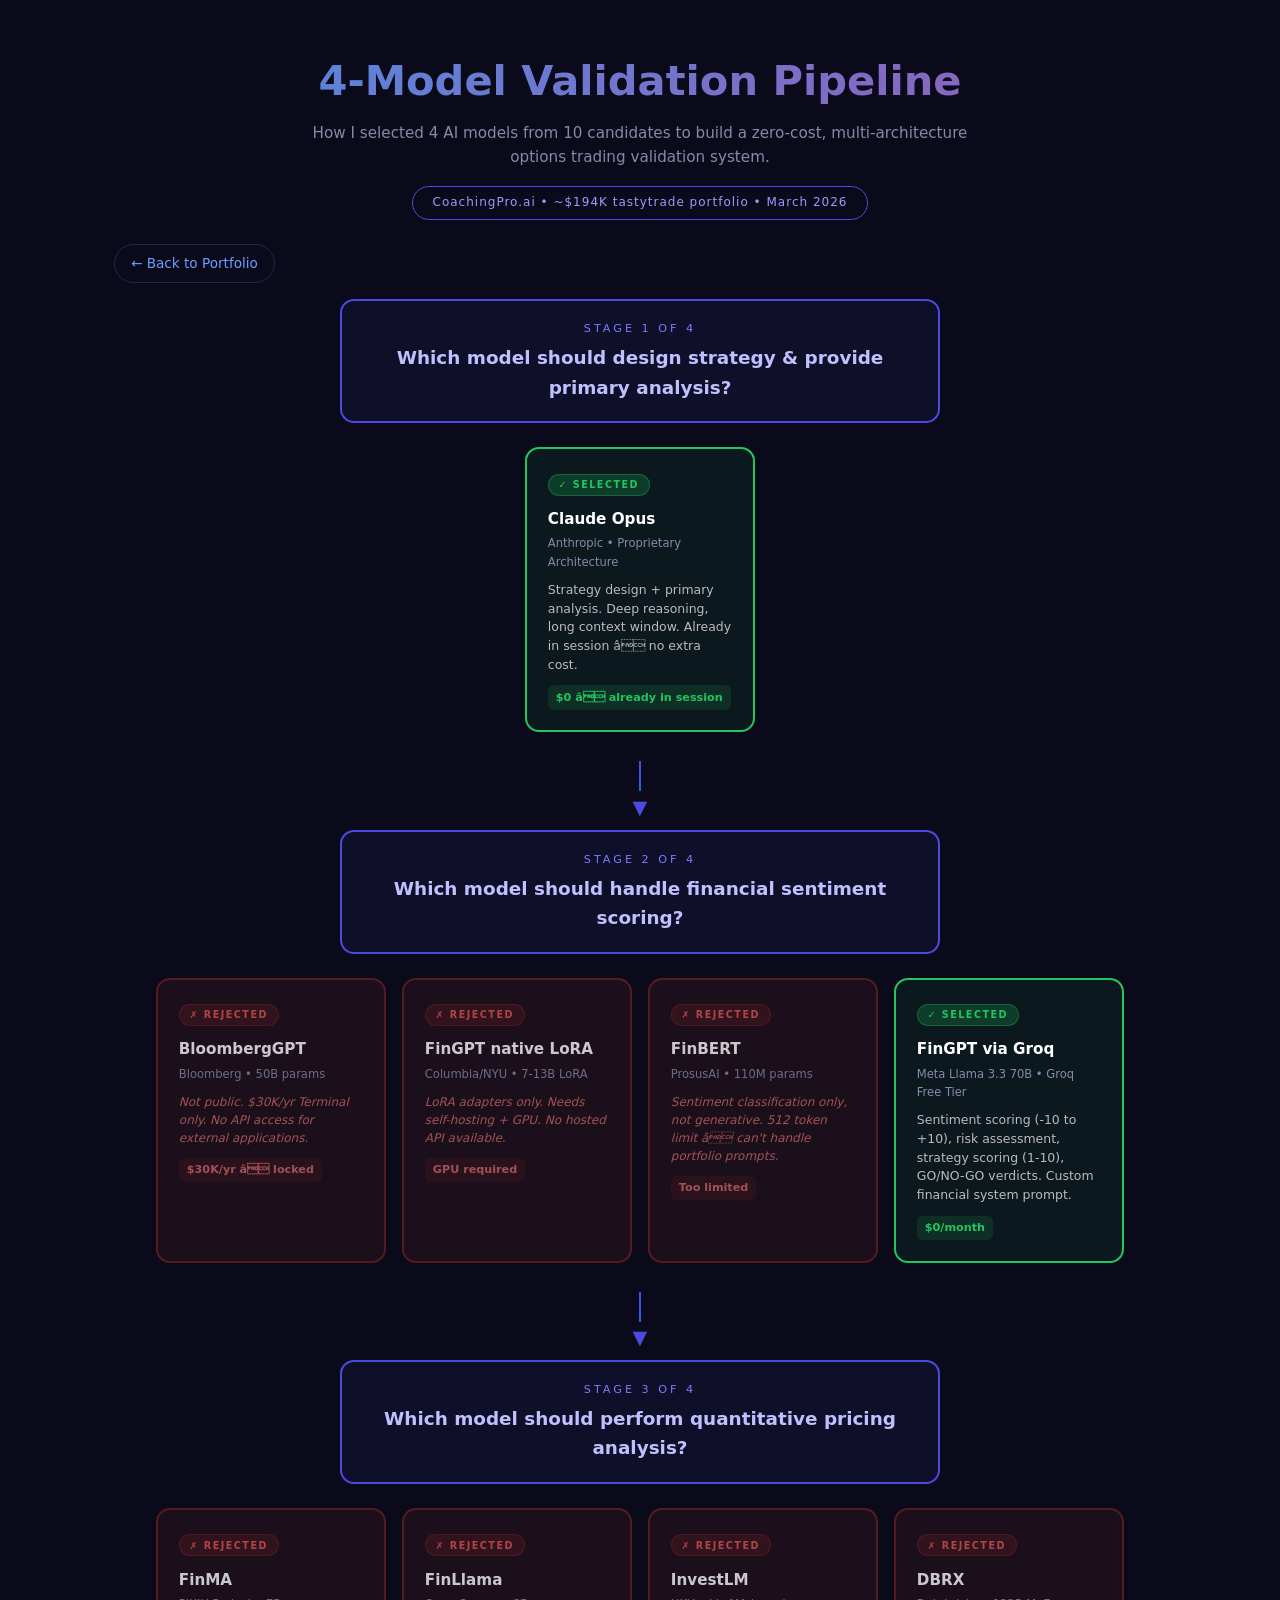
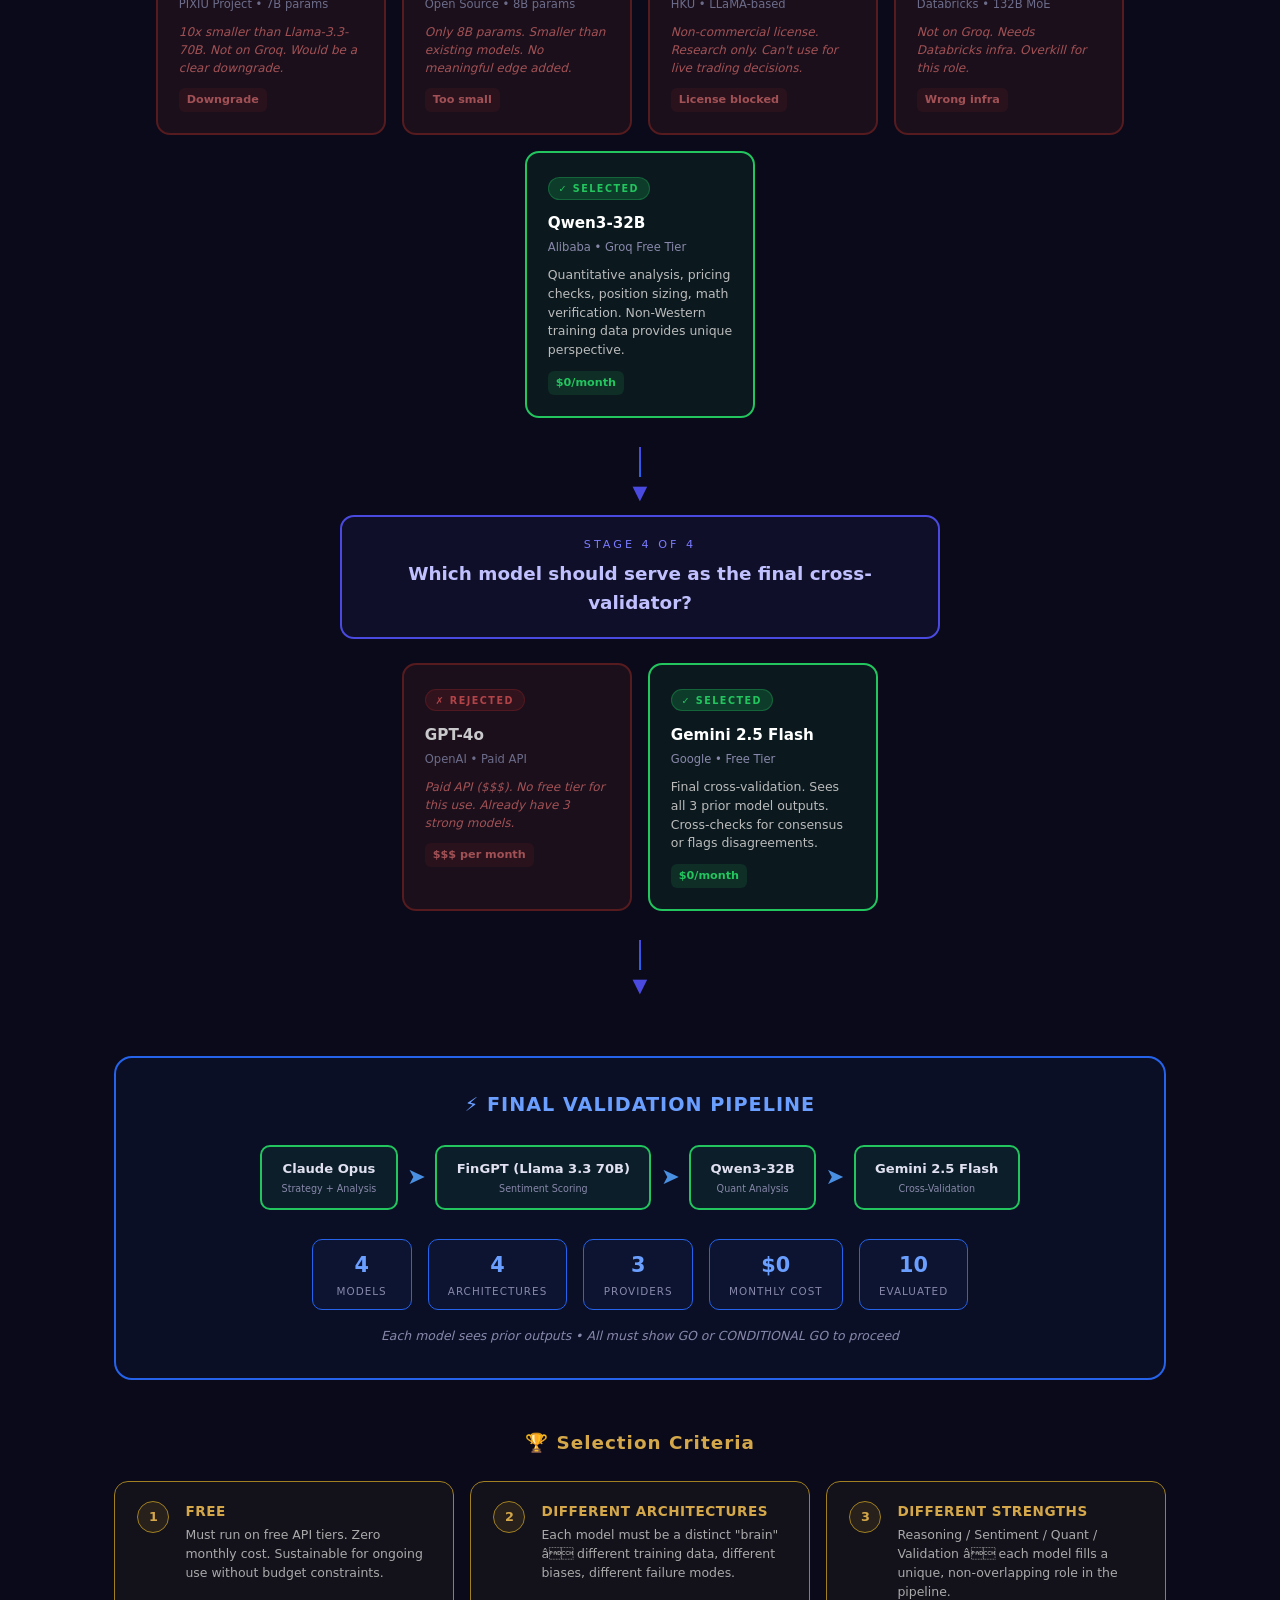
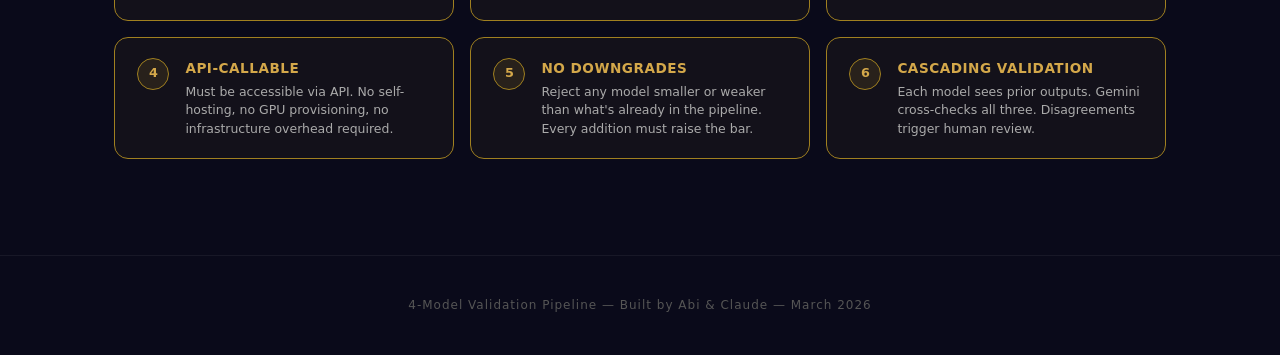
<file: model_selection_decision_tree.html>
<!DOCTYPE html>
<html lang="en">
<head>
<meta charset="UTF-8">
<meta name="viewport" content="width=device-width, initial-scale=1.0">
<title>4-Model Validation Pipeline â Decision Tree</title>
<style>
*,*::before,*::after{margin:0;padding:0;box-sizing:border-box}
body{font-family:'Segoe UI',system-ui,-apple-system,sans-serif;background:#0a0a1a;color:#e0e0f0;min-height:100vh;line-height:1.6}

/* ---- Header ---- */
.header{text-align:center;padding:3rem 2rem 1.5rem}
.header h1{font-size:clamp(1.6rem,4vw,2.6rem);font-weight:800;background:linear-gradient(135deg,#4a90e2,#9b59b6);-webkit-background-clip:text;-webkit-text-fill-color:transparent;margin-bottom:.4rem}
.header p{color:#8888aa;font-size:.95rem;max-width:700px;margin:0 auto}
.header .context-badge{display:inline-block;margin-top:1rem;padding:.4rem 1.2rem;border:1px solid #4a4ae0;border-radius:50px;font-size:.75rem;color:#9b9bff;letter-spacing:1px}

/* ---- Container ---- */
.container{max-width:1100px;margin:0 auto;padding:0 1.5rem 4rem}

/* ---- Stage ---- */
.stage{margin-bottom:1rem}
.stage-question{max-width:600px;margin:0 auto 1.5rem;padding:1.2rem 1.8rem;border:2px solid #4a4ae0;border-radius:14px;background:rgba(74,74,224,.08);text-align:center}
.stage-question .stage-num{font-size:.7rem;letter-spacing:3px;text-transform:uppercase;color:#7b7bff;margin-bottom:.3rem}
.stage-question h2{font-size:1.15rem;color:#c0c0ff;font-weight:600}

/* ---- Cards row ---- */
.cards-row{display:flex;justify-content:center;gap:1rem;flex-wrap:wrap;margin-bottom:.5rem}

/* ---- Card ---- */
.card{width:230px;border-radius:14px;padding:1.3rem;position:relative;cursor:default;transition:transform .2s,box-shadow .2s}
.card:hover{transform:translateY(-4px)}

.card.selected{border:2px solid #22c55e;background:rgba(34,197,94,.08)}
.card.selected:hover{box-shadow:0 8px 30px rgba(34,197,94,.15)}
.card.rejected{border:2px solid #6b2020;background:rgba(74,32,32,.35);opacity:.78}
.card.rejected:hover{opacity:1;box-shadow:0 8px 30px rgba(180,40,40,.12)}

.card .card-badge{display:inline-block;padding:.15rem .6rem;border-radius:50px;font-size:.6rem;font-weight:700;letter-spacing:1.5px;text-transform:uppercase;margin-bottom:.7rem}
.card.selected .card-badge{background:rgba(34,197,94,.2);color:#22c55e;border:1px solid rgba(34,197,94,.3)}
.card.rejected .card-badge{background:rgba(220,50,50,.15);color:#e05555;border:1px solid rgba(220,50,50,.25)}

.card h3{font-size:.95rem;color:#fff;font-weight:700;margin-bottom:.2rem}
.card .card-meta{font-size:.72rem;color:#8888aa;margin-bottom:.6rem}
.card .card-role{font-size:.78rem;color:#bbb;margin-bottom:.5rem;line-height:1.5}
.card.rejected .card-role{color:#cc6666;font-style:italic;font-size:.75rem}
.card .card-cost{font-size:.7rem;font-weight:600;padding:.2rem .5rem;border-radius:6px;display:inline-block}
.card.selected .card-cost{background:rgba(34,197,94,.12);color:#22c55e}
.card.rejected .card-cost{background:rgba(220,50,50,.1);color:#cc6666}

/* ---- Arrow connector ---- */
.arrow-connector{text-align:center;padding:.8rem 0;color:#4a4ae0;font-size:1.2rem;line-height:1}
.arrow-connector .line{display:inline-block;width:2px;height:30px;background:linear-gradient(to bottom,#4a4ae0,#2563eb);margin-bottom:.2rem}

/* ---- Final Pipeline ---- */
.pipeline-section{margin:3rem 0 2.5rem}
.pipeline-box{border:2px solid #2563eb;border-radius:18px;background:rgba(37,99,235,.06);padding:2rem;text-align:center}
.pipeline-box h2{font-size:1.2rem;color:#6b9fff;margin-bottom:1.5rem;letter-spacing:1px}
.pipeline-flow{display:flex;align-items:center;justify-content:center;gap:.6rem;flex-wrap:wrap;margin-bottom:1.8rem}
.pipeline-node{padding:.7rem 1.2rem;border:2px solid #22c55e;border-radius:10px;background:rgba(34,197,94,.08);font-size:.82rem;font-weight:600;color:#e0e0f0;white-space:nowrap}
.pipeline-node .node-sub{display:block;font-size:.6rem;color:#8888aa;font-weight:400;margin-top:.15rem}
.pipeline-arrow{color:#4a90e2;font-size:1.4rem;font-weight:700}
.pipeline-note{font-size:.78rem;color:#8888aa;font-style:italic;margin-top:1rem;max-width:550px;margin-left:auto;margin-right:auto}

.stats-row{display:flex;justify-content:center;gap:1rem;flex-wrap:wrap}
.stat-box{padding:.6rem 1.2rem;border:1px solid #2563eb;border-radius:10px;background:rgba(37,99,235,.06);text-align:center;min-width:100px}
.stat-box .stat-num{font-size:1.3rem;font-weight:800;color:#6b9fff}
.stat-box .stat-label{font-size:.65rem;color:#8888aa;letter-spacing:1px;text-transform:uppercase}

/* ---- Criteria ---- */
.criteria-section{margin-top:3rem}
.criteria-section h2{text-align:center;font-size:1.15rem;color:#d4a84a;margin-bottom:1.5rem;letter-spacing:1px}
.criteria-grid{display:grid;grid-template-columns:repeat(auto-fit,minmax(280px,1fr));gap:1rem}
.criteria-card{border:1px solid #a08020;border-radius:14px;background:rgba(160,128,32,.06);padding:1.2rem 1.4rem;display:flex;align-items:flex-start;gap:1rem;transition:transform .2s}
.criteria-card:hover{transform:translateY(-3px)}
.criteria-num{width:32px;height:32px;border-radius:50%;background:rgba(160,128,32,.15);border:1px solid #a08020;display:flex;align-items:center;justify-content:center;font-size:.8rem;font-weight:700;color:#d4a84a;flex-shrink:0}
.criteria-text h4{font-size:.85rem;color:#d4a84a;margin-bottom:.2rem;text-transform:uppercase;letter-spacing:.5px}
.criteria-text p{font-size:.78rem;color:#aaa;line-height:1.5}

/* ---- Back link ---- */
.back-link{display:inline-flex;align-items:center;gap:.4rem;color:#6b9fff;text-decoration:none;font-size:.85rem;padding:.5rem 1rem;border:1px solid rgba(107,159,255,.2);border-radius:50px;transition:all .3s;margin-bottom:1rem}
.back-link:hover{background:rgba(107,159,255,.08);border-color:rgba(107,159,255,.4)}

/* ---- Footer ---- */
footer{text-align:center;padding:2.5rem 2rem;border-top:1px solid rgba(255,255,255,.06);margin-top:2rem}
footer p{font-size:.75rem;color:#555;letter-spacing:1px}

/* ---- Tooltip ---- */
.tooltip{position:fixed;max-width:320px;padding:.8rem 1rem;background:#1a1a2e;border:1px solid #4a4ae0;border-radius:10px;font-size:.78rem;color:#c0c0e0;line-height:1.5;pointer-events:none;z-index:9999;box-shadow:0 8px 30px rgba(0,0,0,.5);opacity:0;transition:opacity .15s}
.tooltip.visible{opacity:1}

/* ---- Responsive ---- */
@media(max-width:768px){
  .cards-row{flex-direction:column;align-items:center}
  .card{width:90%;max-width:340px}
  .pipeline-flow{flex-direction:column}
  .pipeline-arrow{transform:rotate(90deg)}
  .criteria-grid{grid-template-columns:1fr}
}
</style>
</head>
<body>

<div class="header">
  <h1>4-Model Validation Pipeline</h1>
  <p>How I selected 4 AI models from 10 candidates to build a zero-cost, multi-architecture options trading validation system.</p>
  <div class="context-badge">CoachingPro.ai &bull; ~$194K tastytrade portfolio &bull; March 2026</div>
</div>

<div class="container">
  <a href="index.html" class="back-link">&larr; Back to Portfolio</a>

  <!-- ============ STAGE 1 ============ -->
  <div class="stage">
    <div class="stage-question">
      <div class="stage-num">Stage 1 of 4</div>
      <h2>Which model should design strategy & provide primary analysis?</h2>
    </div>
    <div class="cards-row">
      <div class="card selected" data-tip="Already active in the session â no additional API cost. Anthropic's strongest reasoning model with deep analytical capability and long context window. Perfect for complex multi-leg options strategy design where nuance matters.">
        <span class="card-badge">&#10003; Selected</span>
        <h3>Claude Opus</h3>
        <div class="card-meta">Anthropic &bull; Proprietary Architecture</div>
        <div class="card-role">Strategy design + primary analysis. Deep reasoning, long context window. Already in session â no extra cost.</div>
        <span class="card-cost">$0 â already in session</span>
      </div>
    </div>
  </div>

  <div class="arrow-connector"><div class="line"></div><br>&#9660;</div>

  <!-- ============ STAGE 2 ============ -->
  <div class="stage">
    <div class="stage-question">
      <div class="stage-num">Stage 2 of 4</div>
      <h2>Which model should handle financial sentiment scoring?</h2>
    </div>
    <div class="cards-row">
      <div class="card rejected" data-tip="Bloomberg's proprietary 50B parameter financial LLM. Trained on decades of Bloomberg terminal data. However, it's completely locked behind the $30K/year Bloomberg Terminal subscription with no public API access â making it unusable for this pipeline.">
        <span class="card-badge">&#10007; Rejected</span>
        <h3>BloombergGPT</h3>
        <div class="card-meta">Bloomberg &bull; 50B params</div>
        <div class="card-role">Not public. $30K/yr Terminal only. No API access for external applications.</div>
        <span class="card-cost">$30K/yr â locked</span>
      </div>
      <div class="card rejected" data-tip="Open-source financial LLM from Columbia/NYU researchers. Provides LoRA adapters (7-13B) for financial fine-tuning. However, it requires self-hosting with GPU infrastructure â no hosted API available. Would need to spin up cloud GPUs at significant cost.">
        <span class="card-badge">&#10007; Rejected</span>
        <h3>FinGPT native LoRA</h3>
        <div class="card-meta">Columbia/NYU &bull; 7-13B LoRA</div>
        <div class="card-role">LoRA adapters only. Needs self-hosting + GPU. No hosted API available.</div>
        <span class="card-cost">GPU required</span>
      </div>
      <div class="card rejected" data-tip="ProsusAI's financial sentiment classifier based on BERT. Only 110M parameters â classification only, not generative. Hard 512 token limit means it can't process the multi-page portfolio context needed for comprehensive trade analysis.">
        <span class="card-badge">&#10007; Rejected</span>
        <h3>FinBERT</h3>
        <div class="card-meta">ProsusAI &bull; 110M params</div>
        <div class="card-role">Sentiment classification only, not generative. 512 token limit â can't handle portfolio prompts.</div>
        <span class="card-cost">Too limited</span>
      </div>
      <div class="card selected" data-tip="The smart approach: instead of hosting a dedicated financial LLM, run Meta's Llama-3.3-70B on Groq's free tier with a custom financial system prompt that embeds domain expertise. Gets 90% of FinGPT's benefit at 0% of the cost. Handles sentiment scoring (-10 to +10), risk assessment, strategy scoring, and GO/NO-GO verdicts.">
        <span class="card-badge">&#10003; Selected</span>
        <h3>FinGPT via Groq</h3>
        <div class="card-meta">Meta Llama 3.3 70B &bull; Groq Free Tier</div>
        <div class="card-role">Sentiment scoring (-10 to +10), risk assessment, strategy scoring (1-10), GO/NO-GO verdicts. Custom financial system prompt.</div>
        <span class="card-cost">$0/month</span>
      </div>
    </div>
  </div>

  <div class="arrow-connector"><div class="line"></div><br>&#9660;</div>

  <!-- ============ STAGE 3 ============ -->
  <div class="stage">
    <div class="stage-question">
      <div class="stage-num">Stage 3 of 4</div>
      <h2>Which model should perform quantitative pricing analysis?</h2>
    </div>
    <div class="cards-row">
      <div class="card rejected" data-tip="From the PIXIU Project â a 7B parameter financial LLM. At 10x smaller than Llama-3.3-70B already in the pipeline, it would be a significant downgrade. Not available on Groq. Adding a weaker model provides no additional validation value.">
        <span class="card-badge">&#10007; Rejected</span>
        <h3>FinMA</h3>
        <div class="card-meta">PIXIU Project &bull; 7B params</div>
        <div class="card-role">10x smaller than Llama-3.3-70B. Not on Groq. Would be a clear downgrade.</div>
        <span class="card-cost">Downgrade</span>
      </div>
      <div class="card rejected" data-tip="Open-source financial LLM at 8B parameters. Smaller than the existing models in the pipeline. Doesn't provide a meaningful edge in capability or perspective â would just add latency without improving validation quality.">
        <span class="card-badge">&#10007; Rejected</span>
        <h3>FinLlama</h3>
        <div class="card-meta">Open Source &bull; 8B params</div>
        <div class="card-role">Only 8B params. Smaller than existing models. No meaningful edge added.</div>
        <span class="card-cost">Too small</span>
      </div>
      <div class="card rejected" data-tip="LLaMA-based financial model from Hong Kong University. Strong capabilities but carries a non-commercial license â research use only. Can't legally use it for live trading decisions on a real portfolio. License restriction is a hard blocker.">
        <span class="card-badge">&#10007; Rejected</span>
        <h3>InvestLM</h3>
        <div class="card-meta">HKU &bull; LLaMA-based</div>
        <div class="card-role">Non-commercial license. Research only. Can't use for live trading decisions.</div>
        <span class="card-cost">License blocked</span>
      </div>
      <div class="card rejected" data-tip="Databricks' 132B Mixture-of-Experts model. Impressive architecture but not available on Groq â would require Databricks infrastructure. Overkill for the quantitative validation role and adds significant infrastructure complexity.">
        <span class="card-badge">&#10007; Rejected</span>
        <h3>DBRX</h3>
        <div class="card-meta">Databricks &bull; 132B MoE</div>
        <div class="card-role">Not on Groq. Needs Databricks infra. Overkill for this role.</div>
        <span class="card-cost">Wrong infra</span>
      </div>
      <div class="card selected" data-tip="Alibaba's Qwen3-32B on Groq's free tier. The key differentiator: trained on non-Western financial data, providing a genuinely different perspective from the Western-trained models. Strong at quantitative analysis, pricing checks, position sizing, and mathematical verification. Different architecture = different biases = better validation.">
        <span class="card-badge">&#10003; Selected</span>
        <h3>Qwen3-32B</h3>
        <div class="card-meta">Alibaba &bull; Groq Free Tier</div>
        <div class="card-role">Quantitative analysis, pricing checks, position sizing, math verification. Non-Western training data provides unique perspective.</div>
        <span class="card-cost">$0/month</span>
      </div>
    </div>
  </div>

  <div class="arrow-connector"><div class="line"></div><br>&#9660;</div>

  <!-- ============ STAGE 4 ============ -->
  <div class="stage">
    <div class="stage-question">
      <div class="stage-num">Stage 4 of 4</div>
      <h2>Which model should serve as the final cross-validator?</h2>
    </div>
    <div class="cards-row">
      <div class="card rejected" data-tip="OpenAI's flagship model. Excellent capabilities but requires a paid API with significant per-token costs. No free tier available for this use case. Already have 3 strong models â adding a paid 4th doesn't justify the ongoing cost for a validation-only role.">
        <span class="card-badge">&#10007; Rejected</span>
        <h3>GPT-4o</h3>
        <div class="card-meta">OpenAI &bull; Paid API</div>
        <div class="card-role">Paid API ($$$). No free tier for this use. Already have 3 strong models.</div>
        <span class="card-cost">$$$ per month</span>
      </div>
      <div class="card selected" data-tip="Google's Gemini 2.5 Flash on the free tier. Fast, capable, and brings a 4th completely different architecture. Serves as the final arbiter: sees all 3 prior model outputs and cross-checks for consensus or flags disagreements. The 'tie-breaker' that ensures no single model's bias drives trading decisions.">
        <span class="card-badge">&#10003; Selected</span>
        <h3>Gemini 2.5 Flash</h3>
        <div class="card-meta">Google &bull; Free Tier</div>
        <div class="card-role">Final cross-validation. Sees all 3 prior model outputs. Cross-checks for consensus or flags disagreements.</div>
        <span class="card-cost">$0/month</span>
      </div>
    </div>
  </div>

  <div class="arrow-connector"><div class="line"></div><br>&#9660;</div>

  <!-- ============ FINAL PIPELINE ============ -->
  <div class="pipeline-section">
    <div class="pipeline-box">
      <h2>&#9889; FINAL VALIDATION PIPELINE</h2>
      <div class="pipeline-flow">
        <div class="pipeline-node">Claude Opus<span class="node-sub">Strategy + Analysis</span></div>
        <span class="pipeline-arrow">&#10148;</span>
        <div class="pipeline-node">FinGPT (Llama 3.3 70B)<span class="node-sub">Sentiment Scoring</span></div>
        <span class="pipeline-arrow">&#10148;</span>
        <div class="pipeline-node">Qwen3-32B<span class="node-sub">Quant Analysis</span></div>
        <span class="pipeline-arrow">&#10148;</span>
        <div class="pipeline-node">Gemini 2.5 Flash<span class="node-sub">Cross-Validation</span></div>
      </div>
      <div class="stats-row">
        <div class="stat-box"><div class="stat-num">4</div><div class="stat-label">Models</div></div>
        <div class="stat-box"><div class="stat-num">4</div><div class="stat-label">Architectures</div></div>
        <div class="stat-box"><div class="stat-num">3</div><div class="stat-label">Providers</div></div>
        <div class="stat-box"><div class="stat-num">$0</div><div class="stat-label">Monthly Cost</div></div>
        <div class="stat-box"><div class="stat-num">10</div><div class="stat-label">Evaluated</div></div>
      </div>
      <p class="pipeline-note">Each model sees prior outputs &bull; All must show GO or CONDITIONAL GO to proceed</p>
    </div>
  </div>

  <!-- ============ CRITERIA ============ -->
  <div class="criteria-section">
    <h2>&#127942; Selection Criteria</h2>
    <div class="criteria-grid">
      <div class="criteria-card">
        <div class="criteria-num">1</div>
        <div class="criteria-text">
          <h4>Free</h4>
          <p>Must run on free API tiers. Zero monthly cost. Sustainable for ongoing use without budget constraints.</p>
        </div>
      </div>
      <div class="criteria-card">
        <div class="criteria-num">2</div>
        <div class="criteria-text">
          <h4>Different Architectures</h4>
          <p>Each model must be a distinct "brain" â different training data, different biases, different failure modes.</p>
        </div>
      </div>
      <div class="criteria-card">
        <div class="criteria-num">3</div>
        <div class="criteria-text">
          <h4>Different Strengths</h4>
          <p>Reasoning / Sentiment / Quant / Validation â each model fills a unique, non-overlapping role in the pipeline.</p>
        </div>
      </div>
      <div class="criteria-card">
        <div class="criteria-num">4</div>
        <div class="criteria-text">
          <h4>API-Callable</h4>
          <p>Must be accessible via API. No self-hosting, no GPU provisioning, no infrastructure overhead required.</p>
        </div>
      </div>
      <div class="criteria-card">
        <div class="criteria-num">5</div>
        <div class="criteria-text">
          <h4>No Downgrades</h4>
          <p>Reject any model smaller or weaker than what's already in the pipeline. Every addition must raise the bar.</p>
        </div>
      </div>
      <div class="criteria-card">
        <div class="criteria-num">6</div>
        <div class="criteria-text">
          <h4>Cascading Validation</h4>
          <p>Each model sees prior outputs. Gemini cross-checks all three. Disagreements trigger human review.</p>
        </div>
      </div>
    </div>
  </div>
</div>

<footer>
  <p>4-Model Validation Pipeline &mdash; Built by Abi & Claude &mdash; March 2026</p>
</footer>

<!-- ---- Tooltip ---- -->
<div class="tooltip" id="tooltip"></div>

<script>
const tooltip = document.getElementById('tooltip');
const cards = document.querySelectorAll('.card[data-tip]');

cards.forEach(card => {
  card.addEventListener('mouseenter', e => {
    tooltip.textContent = card.getAttribute('data-tip');
    tooltip.classList.add('visible');
  });
  card.addEventListener('mousemove', e => {
    const x = e.clientX + 15;
    const y = e.clientY + 15;
    const r = tooltip.getBoundingClientRect();
    const maxX = window.innerWidth - r.width - 20;
    const maxY = window.innerHeight - r.height - 20;
    tooltip.style.left = Math.min(x, maxX) + 'px';
    tooltip.style.top = Math.min(y, maxY) + 'px';
  });
  card.addEventListener('mouseleave', () => {
    tooltip.classList.remove('visible');
  });
});
</script>
</body>
</html>
</file>
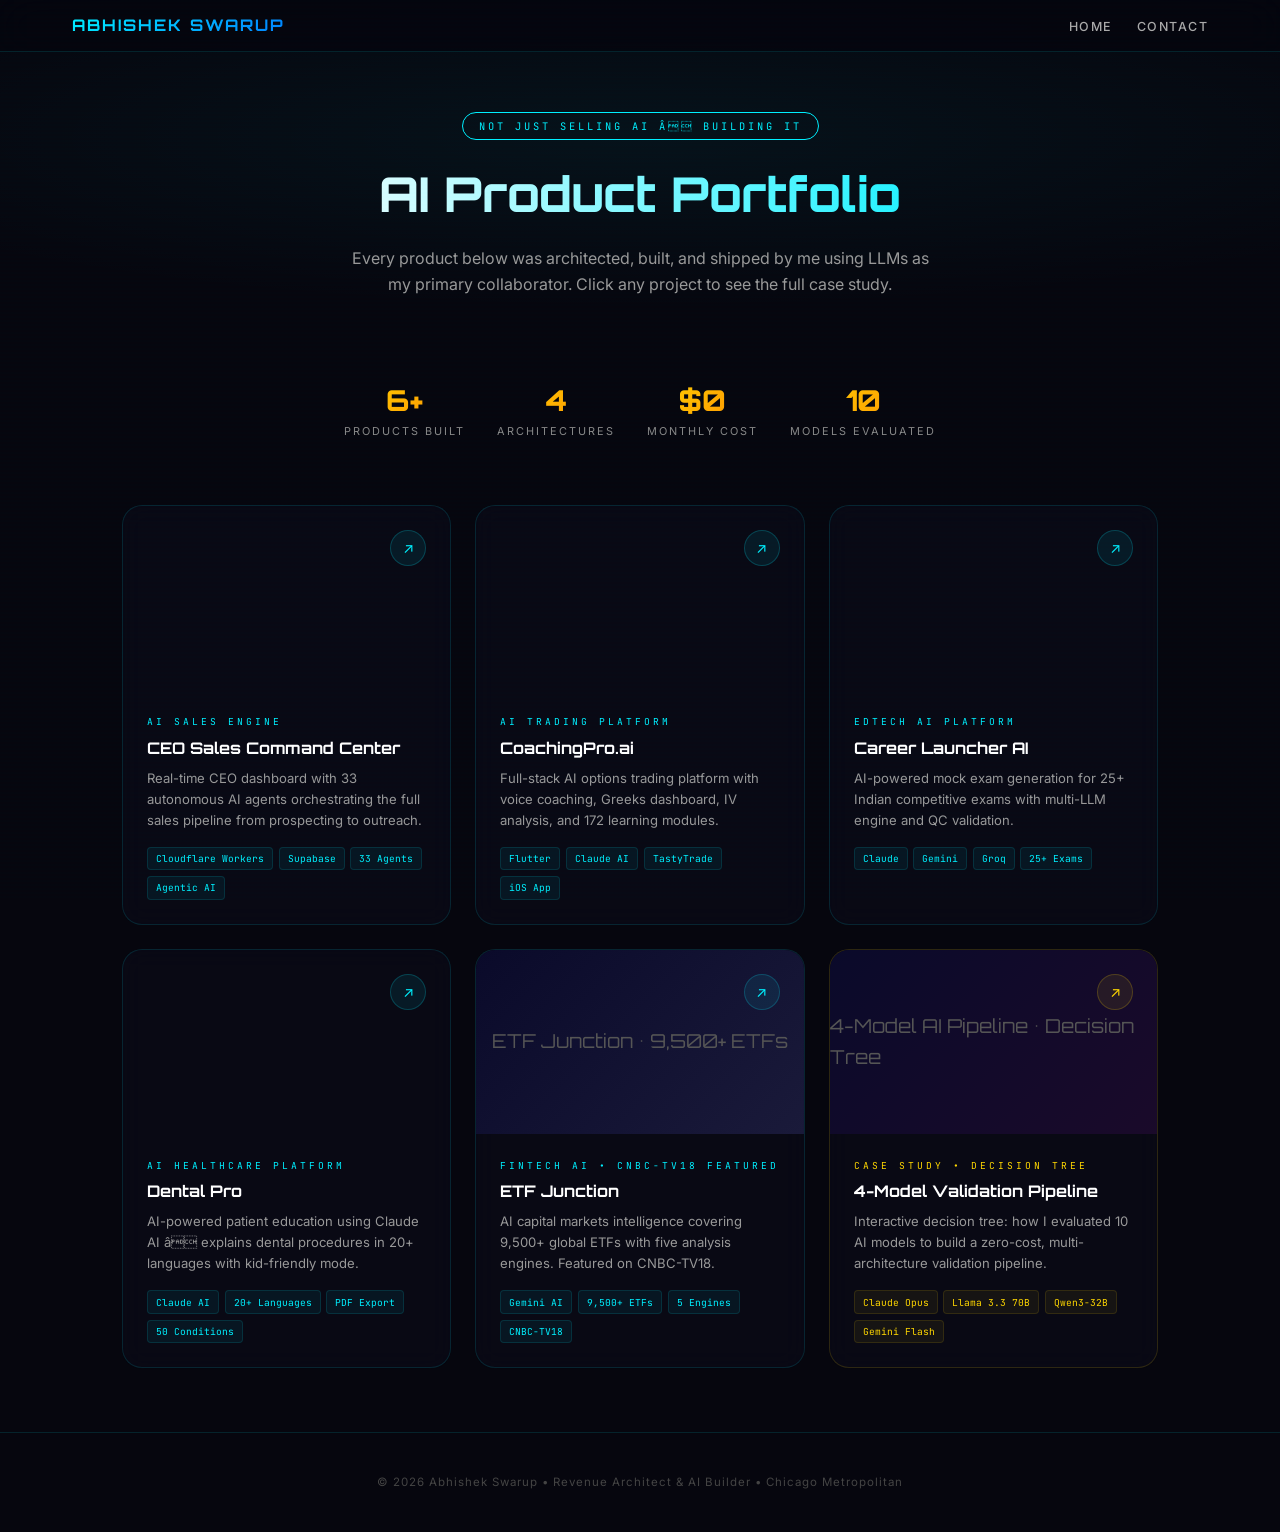
<file: portfolio.html>
<!DOCTYPE html>
<html lang="en">
<head>
<meta charset="UTF-8">
<meta name="viewport" content="width=device-width, initial-scale=1.0">
<title>AI Portfolio â Abhishek Swarup</title>
<link href="https://fonts.googleapis.com/css2?family=Orbitron:wght@400;500;600;700;800;900&family=Inter:wght@300;400;500;600;700&family=JetBrains+Mono:wght@400;500&display=swap" rel="stylesheet">
<style>
*,*::before,*::after{margin:0;padding:0;box-sizing:border-box}
:root{--cyan:#00f0ff;--magenta:#ff00e5;--gold:#ffd700;--dark:#06060e;--glass:rgba(12,12,26,.65);--border:rgba(0,240,255,.12);--grad-cyan:linear-gradient(135deg,#00f0ff,#0080ff)}
html{scroll-behavior:smooth;font-size:16px}
body{font-family:'Inter',sans-serif;background:var(--dark);color:#e0e0e0;overflow-x:hidden;line-height:1.6}
body::after{content:'';position:fixed;inset:0;background:repeating-linear-gradient(0deg,transparent,transparent 2px,rgba(0,240,255,.008) 2px,rgba(0,240,255,.008) 4px);pointer-events:none;z-index:9999}

/* Nav */
nav{position:fixed;top:0;left:0;right:0;z-index:1000;backdrop-filter:blur(20px);background:rgba(6,6,14,.82);border-bottom:1px solid var(--border)}
.nav-inner{max-width:1200px;margin:0 auto;padding:.8rem 2rem;display:flex;align-items:center;justify-content:space-between}
nav .logo{font-family:'Orbitron',sans-serif;font-weight:700;font-size:1rem;background:var(--grad-cyan);-webkit-background-clip:text;-webkit-text-fill-color:transparent;letter-spacing:2px;text-decoration:none}
nav .nav-links{display:flex;gap:1.5rem;list-style:none}
nav .nav-links a{color:#aaa;text-decoration:none;font-size:.78rem;font-weight:500;letter-spacing:1.5px;text-transform:uppercase;transition:color .3s}
nav .nav-links a:hover{color:var(--cyan)}

/* Hero */
.hero{padding:7rem 2rem 3rem;text-align:center;position:relative}
.hero::before{content:'';position:absolute;inset:0;background:radial-gradient(ellipse 70% 50% at 50% 40%,rgba(0,240,255,.05),transparent)}
.hero-inner{position:relative;z-index:1;max-width:750px;margin:0 auto}
.hero-badge{display:inline-block;padding:.3rem 1rem;border:1px solid var(--cyan);border-radius:50px;font-family:'JetBrains Mono',monospace;font-size:.65rem;color:var(--cyan);letter-spacing:3px;text-transform:uppercase;margin-bottom:1rem}
.hero h1{font-family:'Orbitron',sans-serif;font-size:clamp(1.8rem,5vw,3rem);font-weight:800;background:linear-gradient(90deg,#fff,var(--cyan));-webkit-background-clip:text;-webkit-text-fill-color:transparent;margin-bottom:.8rem}
.hero p{color:#999;font-size:1rem;max-width:600px;margin:0 auto}

/* Stats bar */
.stats-bar{display:flex;justify-content:center;gap:2rem;flex-wrap:wrap;padding:2rem;max-width:800px;margin:0 auto}
.stat{text-align:center}
.stat .num{font-family:'Orbitron',sans-serif;font-size:1.8rem;font-weight:800;background:linear-gradient(135deg,#ffd700,#ff8c00);-webkit-background-clip:text;-webkit-text-fill-color:transparent}
.stat .label{font-size:.68rem;color:#888;letter-spacing:2px;text-transform:uppercase}

/* Project grid */
.projects{max-width:1100px;margin:0 auto;padding:2rem 2rem 4rem}
.projects-grid{display:grid;grid-template-columns:repeat(auto-fit,minmax(320px,1fr));gap:1.5rem}

.project-card{background:var(--glass);backdrop-filter:blur(12px);border:1px solid var(--border);border-radius:20px;overflow:hidden;transition:all .5s;position:relative;text-decoration:none;display:block;color:inherit}
.project-card:hover{transform:translateY(-8px);border-color:rgba(0,240,255,.4);box-shadow:0 20px 60px rgba(0,240,255,.08)}

.card-preview{position:relative;width:100%;padding-top:56.25%;overflow:hidden}
.card-preview iframe{position:absolute;inset:0;width:100%;height:100%;border:none;pointer-events:none;transform:scale(1.01)}
.card-preview .preview-placeholder{position:absolute;inset:0;display:flex;align-items:center;justify-content:center;background:linear-gradient(135deg,#0a0a2a,#1a1a3a);font-family:'Orbitron',sans-serif;font-size:1.2rem;color:#555}
.card-overlay{position:absolute;inset:0;background:linear-gradient(to top,rgba(6,6,14,.95) 0%,rgba(6,6,14,.3) 50%,transparent 100%);display:flex;align-items:flex-end;padding:1.5rem}

.card-content{padding:1.5rem}
.card-type{font-family:'JetBrains Mono',monospace;font-size:.6rem;color:var(--cyan);letter-spacing:3px;text-transform:uppercase;margin-bottom:.4rem}
.card-content h3{font-family:'Orbitron',sans-serif;font-size:1rem;color:#fff;margin-bottom:.4rem}
.card-content p{font-size:.82rem;color:#999;margin-bottom:1rem;line-height:1.6}
.card-tags{display:flex;flex-wrap:wrap;gap:.35rem}
.card-tags span{font-size:.6rem;padding:.2rem .5rem;background:rgba(0,240,255,.06);border:1px solid rgba(0,240,255,.12);border-radius:4px;color:var(--cyan);font-family:'JetBrains Mono',monospace}
.card-arrow{position:absolute;top:1.5rem;right:1.5rem;width:36px;height:36px;border-radius:50%;background:rgba(0,240,255,.08);border:1px solid rgba(0,240,255,.2);display:flex;align-items:center;justify-content:center;color:var(--cyan);font-size:.9rem;transition:all .3s}
.project-card:hover .card-arrow{background:rgba(0,240,255,.15);box-shadow:0 0 20px rgba(0,240,255,.2)}

/* Decision tree special card */
.project-card.decision-tree{border-color:rgba(255,215,0,.15)}
.project-card.decision-tree:hover{border-color:rgba(255,215,0,.4);box-shadow:0 20px 60px rgba(255,215,0,.06)}
.project-card.decision-tree .card-type{color:var(--gold)}
.project-card.decision-tree .card-tags span{background:rgba(255,215,0,.06);border-color:rgba(255,215,0,.12);color:var(--gold)}
.project-card.decision-tree .card-arrow{background:rgba(255,215,0,.08);border-color:rgba(255,215,0,.2);color:var(--gold)}

/* Footer */
footer{text-align:center;padding:2.5rem 2rem;border-top:1px solid var(--border)}
footer p{font-size:.72rem;color:#444;letter-spacing:1px}

/* Reveal */
.reveal{opacity:0;transform:translateY(30px);transition:all .7s cubic-bezier(.16,1,.3,1)}
.reveal.visible{opacity:1;transform:translateY(0)}

@media(max-width:768px){
  .projects-grid{grid-template-columns:1fr}
  .stats-bar{gap:1.2rem}
}
</style>
</head>
<body>

<nav>
  <div class="nav-inner">
    <a href="index.html" class="logo">ABHISHEK SWARUP</a>
    <ul class="nav-links">
      <li><a href="index.html">Home</a></li>
      <li><a href="index.html#contact">Contact</a></li>
    </ul>
  </div>
</nav>

<section class="hero">
  <div class="hero-inner">
    <div class="hero-badge">Not Just Selling AI â Building It</div>
    <h1>AI Product Portfolio</h1>
    <p>Every product below was architected, built, and shipped by me using LLMs as my primary collaborator. Click any project to see the full case study.</p>
  </div>
</section>

<div class="stats-bar">
  <div class="stat"><div class="num">6+</div><div class="label">Products Built</div></div>
  <div class="stat"><div class="num">4</div><div class="label">Architectures</div></div>
  <div class="stat"><div class="num">$0</div><div class="label">Monthly Cost</div></div>
  <div class="stat"><div class="num">10</div><div class="label">Models Evaluated</div></div>
</div>

<section class="projects">
  <div class="projects-grid">

    <a href="project-sales-command-center.html" class="project-card reveal">
      <div class="card-preview">
        <iframe src="https://drooid-ceo-dashboard.abhishekswarup-bd.workers.dev" loading="lazy" sandbox></iframe>
      </div>
      <div class="card-arrow">&nearr;</div>
      <div class="card-content">
        <div class="card-type">AI Sales Engine</div>
        <h3>CEO Sales Command Center</h3>
        <p>Real-time CEO dashboard with 33 autonomous AI agents orchestrating the full sales pipeline from prospecting to outreach.</p>
        <div class="card-tags">
          <span>Cloudflare Workers</span><span>Supabase</span><span>33 Agents</span><span>Agentic AI</span>
        </div>
      </div>
    </a>

    <a href="project-coachingpro.html" class="project-card reveal">
      <div class="card-preview">
        <iframe src="https://coachingpro.ai" loading="lazy" sandbox></iframe>
      </div>
      <div class="card-arrow">&nearr;</div>
      <div class="card-content">
        <div class="card-type">AI Trading Platform</div>
        <h3>CoachingPro.ai</h3>
        <p>Full-stack AI options trading platform with voice coaching, Greeks dashboard, IV analysis, and 172 learning modules.</p>
        <div class="card-tags">
          <span>Flutter</span><span>Claude AI</span><span>TastyTrade</span><span>iOS App</span>
        </div>
      </div>
    </a>

    <a href="project-career-launcher.html" class="project-card reveal">
      <div class="card-preview">
        <iframe src="https://abhishekswarup-bd.github.io/CL-Agent/testmagicks-website.html#home" loading="lazy" sandbox></iframe>
      </div>
      <div class="card-arrow">&nearr;</div>
      <div class="card-content">
        <div class="card-type">EdTech AI Platform</div>
        <h3>Career Launcher AI</h3>
        <p>AI-powered mock exam generation for 25+ Indian competitive exams with multi-LLM engine and QC validation.</p>
        <div class="card-tags">
          <span>Claude</span><span>Gemini</span><span>Groq</span><span>25+ Exams</span>
        </div>
      </div>
    </a>

    <a href="project-dental-pro.html" class="project-card reveal">
      <div class="card-preview">
        <iframe src="https://abhishekswarup-bd.github.io/dental-pro/" loading="lazy" sandbox></iframe>
      </div>
      <div class="card-arrow">&nearr;</div>
      <div class="card-content">
        <div class="card-type">AI Healthcare Platform</div>
        <h3>Dental Pro</h3>
        <p>AI-powered patient education using Claude AI â explains dental procedures in 20+ languages with kid-friendly mode.</p>
        <div class="card-tags">
          <span>Claude AI</span><span>20+ Languages</span><span>PDF Export</span><span>50 Conditions</span>
        </div>
      </div>
    </a>

    <a href="project-etf-junction.html" class="project-card reveal">
      <div class="card-preview">
        <div class="preview-placeholder">ETF Junction &bull; 9,500+ ETFs</div>
      </div>
      <div class="card-arrow">&nearr;</div>
      <div class="card-content">
        <div class="card-type">Fintech AI &bull; CNBC-TV18 Featured</div>
        <h3>ETF Junction</h3>
        <p>AI capital markets intelligence covering 9,500+ global ETFs with five analysis engines. Featured on CNBC-TV18.</p>
        <div class="card-tags">
          <span>Gemini AI</span><span>9,500+ ETFs</span><span>5 Engines</span><span>CNBC-TV18</span>
        </div>
      </div>
    </a>

    <a href="model_selection_decision_tree.html" class="project-card decision-tree reveal">
      <div class="card-preview">
        <div class="preview-placeholder" style="background:linear-gradient(135deg,#0a0a2a,#1a0a2a);">4-Model AI Pipeline &bull; Decision Tree</div>
      </div>
      <div class="card-arrow">&nearr;</div>
      <div class="card-content">
        <div class="card-type">Case Study &bull; Decision Tree</div>
        <h3>4-Model Validation Pipeline</h3>
        <p>Interactive decision tree: how I evaluated 10 AI models to build a zero-cost, multi-architecture validation pipeline.</p>
        <div class="card-tags">
          <span>Claude Opus</span><span>Llama 3.3 70B</span><span>Qwen3-32B</span><span>Gemini Flash</span>
        </div>
      </div>
    </a>

  </div>
</section>

<footer>
  <p>&copy; 2026 Abhishek Swarup &bull; Revenue Architect & AI Builder &bull; Chicago Metropolitan</p>
</footer>

<script>
const reveals=document.querySelectorAll('.reveal');
const observer=new IntersectionObserver((entries)=>{
  entries.forEach(e=>{if(e.isIntersecting){e.target.classList.add('visible');observer.unobserve(e.target)}});
},{threshold:.1});
reveals.forEach(el=>observer.observe(el));
</script>

</body>
</html>
</file>
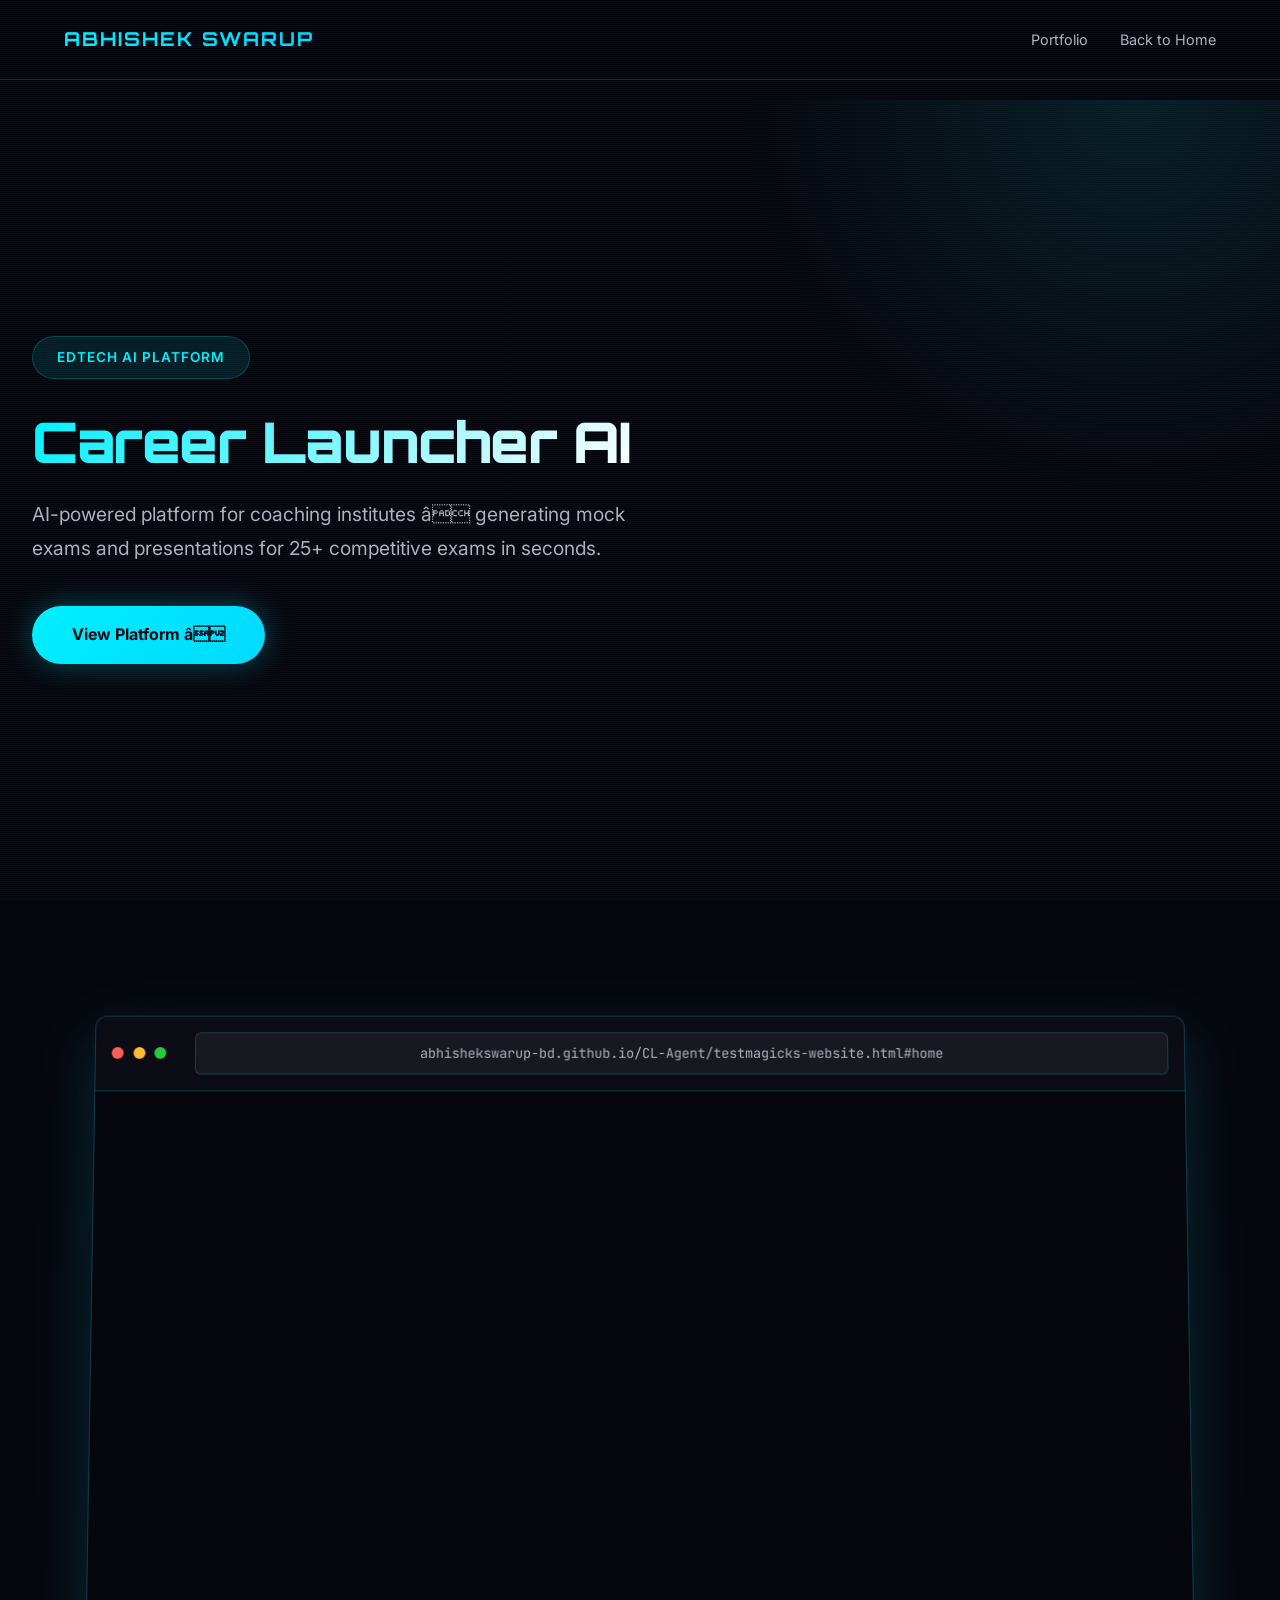
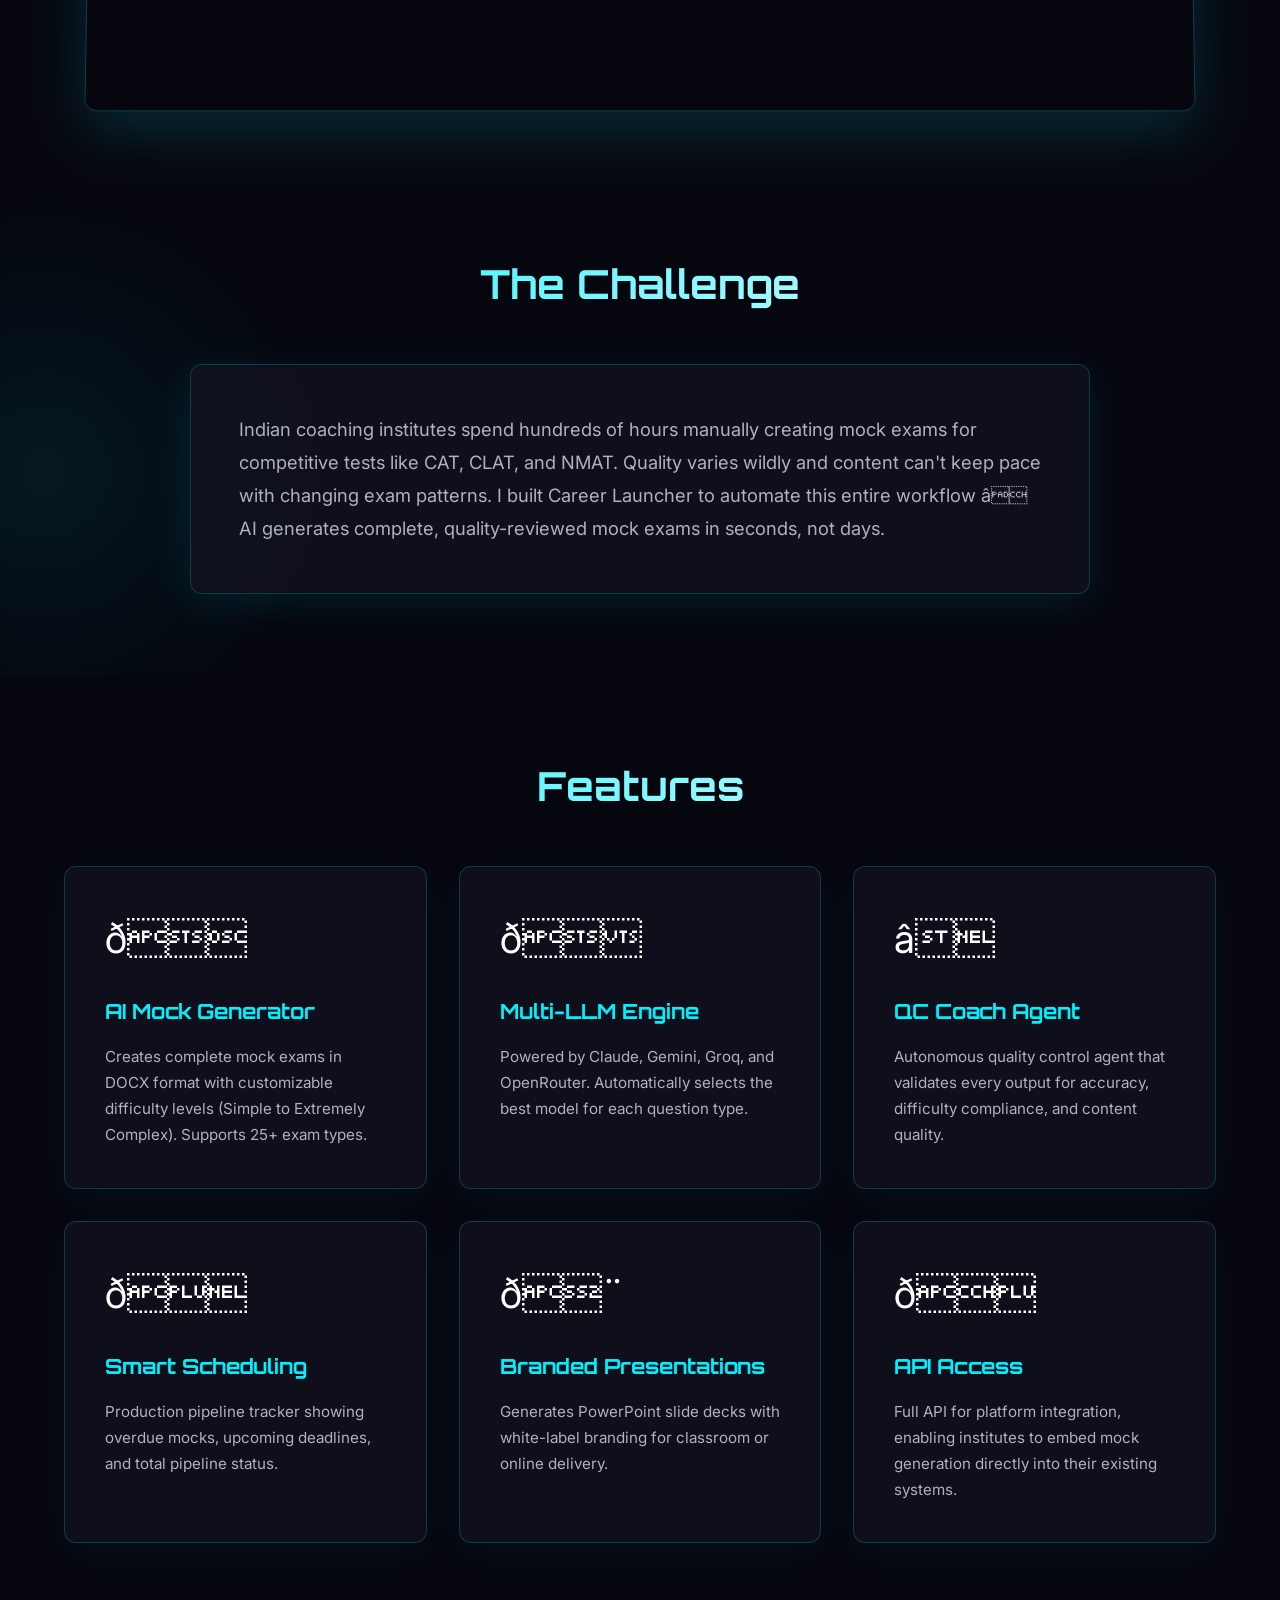
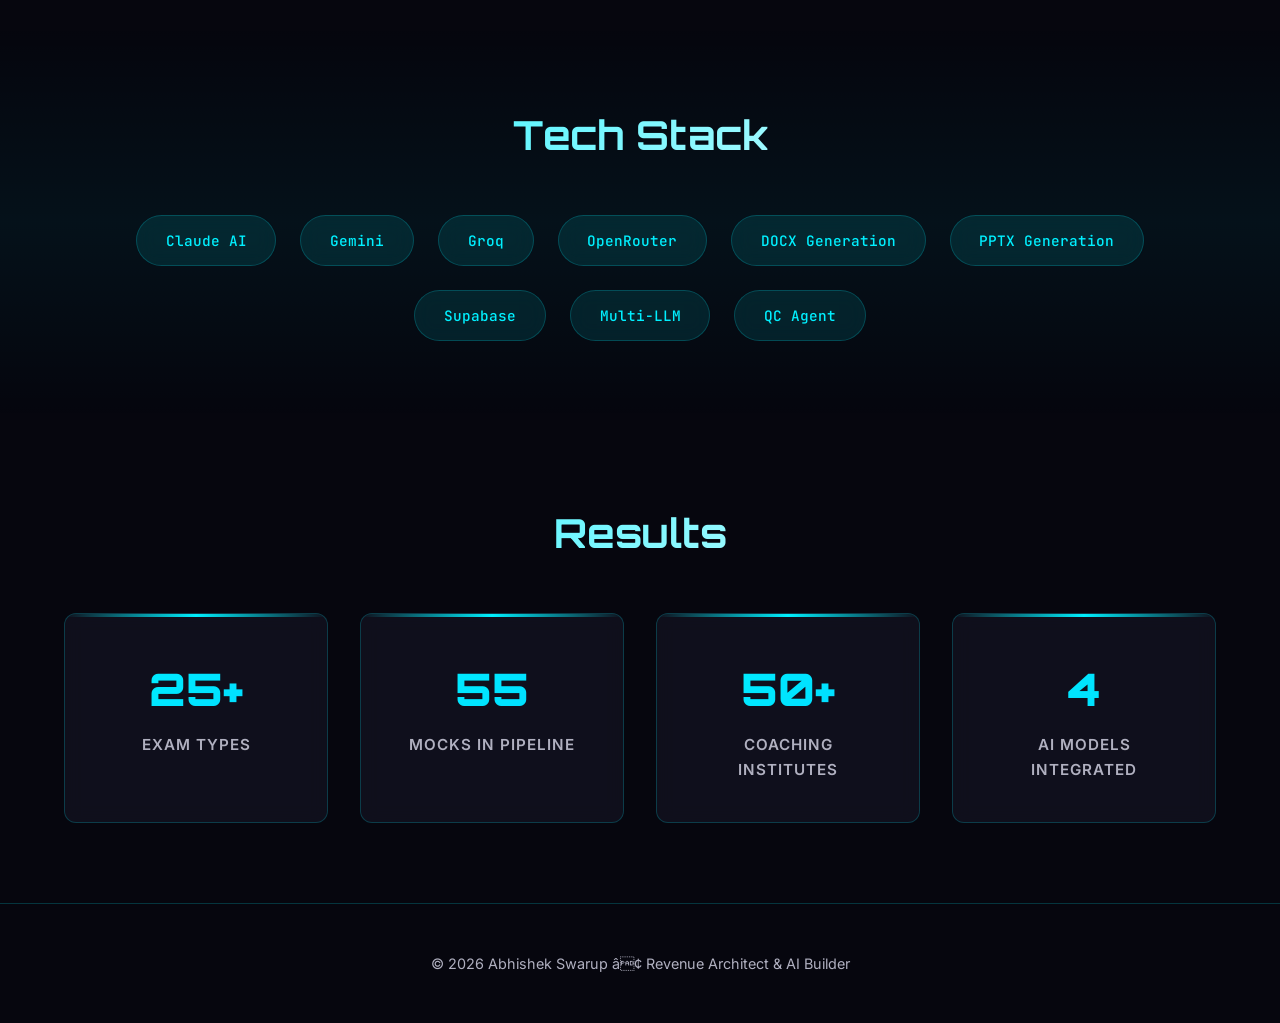
<file: project-career-launcher.html>
<!DOCTYPE html>
<html lang="en">
<head>
    <meta charset="UTF-8">
    <meta name="viewport" content="width=device-width, initial-scale=1.0">
    <title>Career Launcher AI - EdTech AI Platform | Abhishek Swarup</title>

    <link rel="preconnect" href="https://fonts.googleapis.com">
    <link rel="preconnect" href="https://fonts.gstatic.com" crossorigin>
    <link href="https://fonts.googleapis.com/css2?family=Orbitron:wght@400;700;900&family=Inter:wght@300;400;500;600;700&family=JetBrains+Mono:wght@400;500;600&display=swap" rel="stylesheet">

    <style>
        * {
            margin: 0;
            padding: 0;
            box-sizing: border-box;
        }

        :root {
            --bg-dark: #06060e;
            --bg-card: rgba(20, 20, 35, 0.7);
            --accent-cyan: #00f0ff;
            --accent-cyan-dark: #00a8cc;
            --text-primary: #ffffff;
            --text-secondary: #b0b0c0;
            --border-color: rgba(0, 240, 255, 0.2);
            --border-color-hover: rgba(0, 240, 255, 0.5);
        }

        html {
            scroll-behavior: smooth;
        }

        body {
            font-family: 'Inter', sans-serif;
            background-color: var(--bg-dark);
            color: var(--text-primary);
            line-height: 1.6;
            overflow-x: hidden;
        }

        /* SCANLINE OVERLAY */
        body::before {
            content: '';
            position: fixed;
            top: 0;
            left: 0;
            width: 100%;
            height: 100%;
            background: repeating-linear-gradient(
                0deg,
                rgba(0, 240, 255, 0.03) 0px,
                rgba(0, 240, 255, 0.03) 1px,
                transparent 1px,
                transparent 2px
            );
            pointer-events: none;
            z-index: 9999;
        }

        /* NAVIGATION */
        nav {
            position: fixed;
            top: 0;
            left: 0;
            right: 0;
            backdrop-filter: blur(10px);
            background: rgba(6, 6, 14, 0.8);
            border-bottom: 1px solid var(--border-color);
            z-index: 1000;
            padding: 1.5rem 2rem;
        }

        nav .container {
            max-width: 1400px;
            margin: 0 auto;
            display: flex;
            justify-content: space-between;
            align-items: center;
        }

        nav .logo {
            font-family: 'Orbitron', sans-serif;
            font-size: 1.2rem;
            font-weight: 700;
            background: linear-gradient(135deg, var(--accent-cyan), #00d9ff);
            -webkit-background-clip: text;
            -webkit-text-fill-color: transparent;
            background-clip: text;
            text-decoration: none;
            letter-spacing: 2px;
            transition: all 0.3s ease;
        }

        nav .logo:hover {
            text-shadow: 0 0 20px rgba(0, 240, 255, 0.5);
        }

        nav .links {
            display: flex;
            gap: 2rem;
            list-style: none;
        }

        nav a {
            color: var(--text-secondary);
            text-decoration: none;
            font-size: 0.9rem;
            transition: all 0.3s ease;
            position: relative;
        }

        nav a::after {
            content: '';
            position: absolute;
            bottom: -5px;
            left: 0;
            width: 0;
            height: 2px;
            background: var(--accent-cyan);
            transition: width 0.3s ease;
        }

        nav a:hover {
            color: var(--accent-cyan);
        }

        nav a:hover::after {
            width: 100%;
        }

        .container {
            max-width: 1400px;
            margin: 0 auto;
            padding: 0 2rem;
        }

        /* HERO SECTION */
        .hero {
            margin-top: 100px;
            padding: 5rem 2rem;
            min-height: calc(100vh - 100px);
            display: flex;
            align-items: center;
            position: relative;
            overflow: hidden;
        }

        .hero::before {
            content: '';
            position: absolute;
            top: -50%;
            right: -20%;
            width: 800px;
            height: 800px;
            background: radial-gradient(circle, rgba(0, 240, 255, 0.1) 0%, transparent 70%);
            border-radius: 50%;
            pointer-events: none;
        }

        .hero-content {
            position: relative;
            z-index: 1;
            max-width: 700px;
            animation: fadeInUp 1s ease;
        }

        .badge {
            display: inline-block;
            padding: 0.6rem 1.5rem;
            background: rgba(0, 240, 255, 0.1);
            border: 1px solid var(--border-color);
            border-radius: 50px;
            color: var(--accent-cyan);
            font-size: 0.85rem;
            font-weight: 600;
            letter-spacing: 1px;
            text-transform: uppercase;
            margin-bottom: 2rem;
            backdrop-filter: blur(10px);
            transition: all 0.3s ease;
        }

        .badge:hover {
            background: rgba(0, 240, 255, 0.2);
            border-color: var(--border-color-hover);
            box-shadow: 0 0 20px rgba(0, 240, 255, 0.3);
        }

        .hero h1 {
            font-family: 'Orbitron', sans-serif;
            font-size: 3.5rem;
            font-weight: 900;
            line-height: 1.1;
            margin-bottom: 1.5rem;
            background: linear-gradient(135deg, var(--accent-cyan), #ffffff);
            -webkit-background-clip: text;
            -webkit-text-fill-color: transparent;
            background-clip: text;
            letter-spacing: -1px;
        }

        .hero p {
            font-size: 1.2rem;
            color: var(--text-secondary);
            line-height: 1.8;
            margin-bottom: 2.5rem;
            max-width: 600px;
        }

        .cta-button {
            display: inline-flex;
            align-items: center;
            gap: 0.8rem;
            padding: 1rem 2.5rem;
            background: linear-gradient(135deg, var(--accent-cyan), #00d9ff);
            color: var(--bg-dark);
            text-decoration: none;
            border-radius: 50px;
            font-weight: 700;
            font-size: 1rem;
            transition: all 0.3s ease;
            border: none;
            cursor: pointer;
            box-shadow: 0 0 30px rgba(0, 240, 255, 0.3);
            position: relative;
            overflow: hidden;
        }

        .cta-button::before {
            content: '';
            position: absolute;
            top: 0;
            left: -100%;
            width: 100%;
            height: 100%;
            background: rgba(255, 255, 255, 0.2);
            transition: left 0.5s ease;
        }

        .cta-button:hover {
            transform: translateY(-3px);
            box-shadow: 0 10px 40px rgba(0, 240, 255, 0.4);
        }

        .cta-button:hover::before {
            left: 100%;
        }

        /* SCREENSHOT SECTION */
        .screenshot-section {
            padding: 4rem 2rem;
            text-align: center;
            animation: fadeInUp 1.2s ease;
        }

        .screenshot-container {
            max-width: 1100px;
            margin: 3rem auto 0;
            perspective: 1200px;
        }

        .browser-frame {
            background: var(--bg-card);
            border: 1px solid var(--border-color);
            border-radius: 12px;
            overflow: hidden;
            backdrop-filter: blur(10px);
            box-shadow: 0 20px 60px rgba(0, 240, 255, 0.15);
            transform: rotateX(2deg);
            transition: all 0.3s ease;
        }

        .browser-frame:hover {
            box-shadow: 0 30px 80px rgba(0, 240, 255, 0.25);
            transform: rotateX(0deg);
        }

        .browser-header {
            display: flex;
            align-items: center;
            gap: 0.8rem;
            padding: 1rem;
            background: rgba(0, 0, 0, 0.3);
            border-bottom: 1px solid var(--border-color);
        }

        .browser-dots {
            display: flex;
            gap: 0.6rem;
        }

        .dot {
            width: 12px;
            height: 12px;
            border-radius: 50%;
            background: rgba(0, 240, 255, 0.3);
        }

        .dot:first-child {
            background: #ff5f56;
        }

        .dot:nth-child(2) {
            background: #ffbd2e;
        }

        .dot:nth-child(3) {
            background: #27c93f;
        }

        .browser-url {
            flex: 1;
            background: rgba(255, 255, 255, 0.05);
            border: 1px solid var(--border-color);
            border-radius: 6px;
            padding: 0.6rem 1rem;
            color: var(--text-secondary);
            font-size: 0.85rem;
            font-family: 'JetBrains Mono', monospace;
            margin-left: 1rem;
            text-align: center;
        }

        .screenshot-iframe-container {
            position: relative;
            width: 100%;
            padding-bottom: 56.25%;
            height: 0;
            overflow: hidden;
            background: var(--bg-dark);
        }

        .screenshot-iframe {
            position: absolute;
            top: 0;
            left: 0;
            width: 100%;
            height: 100%;
            border: none;
            pointer-events: none;
        }

        .screenshot-overlay {
            position: absolute;
            top: 0;
            left: 0;
            width: 100%;
            height: 100%;
            background: linear-gradient(135deg, transparent 0%, rgba(0, 240, 255, 0.05) 100%);
            pointer-events: auto;
            cursor: pointer;
            display: flex;
            align-items: center;
            justify-content: center;
            font-size: 1rem;
            color: var(--accent-cyan);
            opacity: 0;
            transition: opacity 0.3s ease;
        }

        .screenshot-overlay:hover {
            opacity: 1;
            background: linear-gradient(135deg, transparent 0%, rgba(0, 240, 255, 0.15) 100%);
        }

        /* CHALLENGE SECTION */
        .challenge-section {
            padding: 5rem 2rem;
            position: relative;
            overflow: hidden;
            animation: fadeInUp 1.4s ease;
        }

        .challenge-section::before {
            content: '';
            position: absolute;
            left: -20%;
            top: 0;
            width: 600px;
            height: 600px;
            background: radial-gradient(circle, rgba(0, 240, 255, 0.08) 0%, transparent 70%);
            border-radius: 50%;
            pointer-events: none;
        }

        .section-header {
            text-align: center;
            margin-bottom: 3rem;
            position: relative;
            z-index: 1;
        }

        .section-header h2 {
            font-family: 'Orbitron', sans-serif;
            font-size: 2.5rem;
            font-weight: 700;
            margin-bottom: 1rem;
            background: linear-gradient(135deg, var(--accent-cyan), #ffffff);
            -webkit-background-clip: text;
            -webkit-text-fill-color: transparent;
            background-clip: text;
        }

        .challenge-card {
            max-width: 900px;
            margin: 0 auto;
            padding: 3rem;
            background: var(--bg-card);
            border: 1px solid var(--border-color);
            border-radius: 12px;
            backdrop-filter: blur(10px);
            position: relative;
            z-index: 1;
            transition: all 0.3s ease;
            box-shadow: 0 10px 40px rgba(0, 240, 255, 0.1);
        }

        .challenge-card:hover {
            border-color: var(--border-color-hover);
            box-shadow: 0 20px 60px rgba(0, 240, 255, 0.2);
            transform: translateY(-5px);
        }

        .challenge-card p {
            font-size: 1.15rem;
            color: var(--text-secondary);
            line-height: 1.8;
        }

        /* FEATURES SECTION */
        .features-section {
            padding: 5rem 2rem;
            position: relative;
            animation: fadeInUp 1.6s ease;
        }

        .features-grid {
            display: grid;
            grid-template-columns: repeat(auto-fit, minmax(350px, 1fr));
            gap: 2rem;
            margin-top: 3rem;
        }

        .feature-card {
            padding: 2.5rem;
            background: var(--bg-card);
            border: 1px solid var(--border-color);
            border-radius: 12px;
            backdrop-filter: blur(10px);
            transition: all 0.3s ease;
            position: relative;
            overflow: hidden;
            box-shadow: 0 10px 40px rgba(0, 240, 255, 0.05);
        }

        .feature-card::before {
            content: '';
            position: absolute;
            top: -50%;
            right: -50%;
            width: 200px;
            height: 200px;
            background: radial-gradient(circle, rgba(0, 240, 255, 0.1) 0%, transparent 70%);
            border-radius: 50%;
            transition: all 0.3s ease;
        }

        .feature-card:hover {
            border-color: var(--border-color-hover);
            box-shadow: 0 20px 60px rgba(0, 240, 255, 0.15);
            transform: translateY(-8px);
        }

        .feature-card:hover::before {
            top: -20%;
            right: -20%;
        }

        .feature-icon {
            font-size: 2.5rem;
            margin-bottom: 1.5rem;
            display: block;
            transition: all 0.3s ease;
        }

        .feature-card:hover .feature-icon {
            transform: scale(1.2) rotate(5deg);
        }

        .feature-card h3 {
            font-family: 'Orbitron', sans-serif;
            font-size: 1.3rem;
            font-weight: 700;
            margin-bottom: 1rem;
            color: var(--accent-cyan);
            position: relative;
            z-index: 1;
        }

        .feature-card p {
            color: var(--text-secondary);
            line-height: 1.7;
            position: relative;
            z-index: 1;
            font-size: 0.95rem;
        }

        /* TECH STACK SECTION */
        .techstack-section {
            padding: 5rem 2rem;
            background: linear-gradient(180deg, transparent 0%, rgba(0, 240, 255, 0.05) 50%, transparent 100%);
            position: relative;
            animation: fadeInUp 1.8s ease;
        }

        .tech-list {
            display: flex;
            flex-wrap: wrap;
            gap: 1.5rem;
            justify-content: center;
            margin-top: 3rem;
        }

        .tech-tag {
            padding: 0.8rem 1.8rem;
            background: rgba(0, 240, 255, 0.1);
            border: 1px solid var(--border-color);
            border-radius: 50px;
            color: var(--accent-cyan);
            font-family: 'JetBrains Mono', monospace;
            font-size: 0.9rem;
            font-weight: 500;
            transition: all 0.3s ease;
            backdrop-filter: blur(10px);
        }

        .tech-tag:hover {
            background: rgba(0, 240, 255, 0.2);
            border-color: var(--border-color-hover);
            box-shadow: 0 0 20px rgba(0, 240, 255, 0.3);
            transform: translateY(-3px);
        }

        /* RESULTS SECTION */
        .results-section {
            padding: 5rem 2rem;
            position: relative;
            animation: fadeInUp 2s ease;
        }

        .results-grid {
            display: grid;
            grid-template-columns: repeat(auto-fit, minmax(250px, 1fr));
            gap: 2rem;
            margin-top: 3rem;
        }

        .result-card {
            padding: 2.5rem;
            background: var(--bg-card);
            border: 1px solid var(--border-color);
            border-radius: 12px;
            text-align: center;
            backdrop-filter: blur(10px);
            transition: all 0.3s ease;
            position: relative;
            overflow: hidden;
        }

        .result-card::after {
            content: '';
            position: absolute;
            top: 0;
            left: 0;
            width: 100%;
            height: 3px;
            background: linear-gradient(90deg, transparent, var(--accent-cyan), transparent);
            transition: all 0.3s ease;
        }

        .result-card:hover {
            border-color: var(--border-color-hover);
            box-shadow: 0 20px 60px rgba(0, 240, 255, 0.15);
            transform: translateY(-8px);
        }

        .result-number {
            font-family: 'Orbitron', sans-serif;
            font-size: 2.8rem;
            font-weight: 900;
            background: linear-gradient(135deg, var(--accent-cyan), #00d9ff);
            -webkit-background-clip: text;
            -webkit-text-fill-color: transparent;
            background-clip: text;
            margin-bottom: 0.5rem;
        }

        .result-label {
            color: var(--text-secondary);
            font-size: 0.95rem;
            text-transform: uppercase;
            letter-spacing: 1px;
            font-weight: 600;
        }

        /* FOOTER */
        footer {
            border-top: 1px solid var(--border-color);
            padding: 3rem 2rem;
            text-align: center;
            color: var(--text-secondary);
            font-size: 0.9rem;
            background: rgba(6, 6, 14, 0.5);
        }

        /* ANIMATIONS */
        @keyframes fadeInUp {
            from {
                opacity: 0;
                transform: translateY(30px);
            }
            to {
                opacity: 1;
                transform: translateY(0);
            }
        }

        @keyframes glow {
            0%, 100% {
                box-shadow: 0 0 20px rgba(0, 240, 255, 0.3);
            }
            50% {
                box-shadow: 0 0 40px rgba(0, 240, 255, 0.6);
            }
        }

        /* SCROLL REVEAL */
        .scroll-reveal {
            opacity: 0;
            transform: translateY(30px);
        }

        .scroll-reveal.revealed {
            animation: fadeInUp 0.8s ease forwards;
        }

        /* RESPONSIVE */
        @media (max-width: 768px) {
            .hero {
                min-height: auto;
                padding: 3rem 1.5rem;
                margin-top: 80px;
            }

            .hero h1 {
                font-size: 2.5rem;
            }

            .hero p {
                font-size: 1rem;
            }

            .section-header h2 {
                font-size: 2rem;
            }

            .features-grid {
                grid-template-columns: 1fr;
            }

            nav .links {
                gap: 1rem;
            }

            nav a {
                font-size: 0.8rem;
            }

            .challenge-card {
                padding: 2rem;
            }

            .challenge-card p {
                font-size: 1rem;
            }

            .result-number {
                font-size: 2.2rem;
            }
        }

        @media (max-width: 480px) {
            nav {
                padding: 1rem;
            }

            nav .links {
                display: none;
            }

            .hero h1 {
                font-size: 2rem;
            }

            .badge {
                font-size: 0.75rem;
                padding: 0.5rem 1rem;
            }
        }
    </style>
</head>
<body>
    <!-- NAVIGATION -->
    <nav>
        <div class="container">
            <a href="index.html" class="logo">ABHISHEK SWARUP</a>
            <ul class="links">
                <li><a href="portfolio.html">Portfolio</a></li>
                <li><a href="index.html">Back to Home</a></li>
            </ul>
        </div>
    </nav>

    <!-- HERO SECTION -->
    <section class="hero">
        <div class="hero-content">
            <span class="badge">EdTech AI Platform</span>
            <h1>Career Launcher AI</h1>
            <p>AI-powered platform for coaching institutes â generating mock exams and presentations for 25+ competitive exams in seconds.</p>
            <a href="https://abhishekswarup-bd.github.io/CL-Agent/testmagicks-website.html#home" class="cta-button">
                View Platform â
            </a>
        </div>
    </section>

    <!-- SCREENSHOT SECTION -->
    <section class="screenshot-section">
        <div class="screenshot-container">
            <div class="browser-frame">
                <div class="browser-header">
                    <div class="browser-dots">
                        <div class="dot"></div>
                        <div class="dot"></div>
                        <div class="dot"></div>
                    </div>
                    <div class="browser-url">abhishekswarup-bd.github.io/CL-Agent/testmagicks-website.html#home</div>
                </div>
                <div class="screenshot-iframe-container">
                    <iframe class="screenshot-iframe" src="https://abhishekswarup-bd.github.io/CL-Agent/testmagicks-website.html#home" title="Career Launcher AI Platform"></iframe>
                    <a href="https://abhishekswarup-bd.github.io/CL-Agent/testmagicks-website.html#home" class="screenshot-overlay">
                        View Live Platform â
                    </a>
                </div>
            </div>
        </div>
    </section>

    <!-- CHALLENGE SECTION -->
    <section class="challenge-section">
        <div class="container">
            <div class="section-header">
                <h2>The Challenge</h2>
            </div>
            <div class="challenge-card">
                <p>Indian coaching institutes spend hundreds of hours manually creating mock exams for competitive tests like CAT, CLAT, and NMAT. Quality varies wildly and content can't keep pace with changing exam patterns. I built Career Launcher to automate this entire workflow â AI generates complete, quality-reviewed mock exams in seconds, not days.</p>
            </div>
        </div>
    </section>

    <!-- FEATURES SECTION -->
    <section class="features-section">
        <div class="container">
            <div class="section-header">
                <h2>Features</h2>
            </div>
            <div class="features-grid">
                <div class="feature-card scroll-reveal">
                    <span class="feature-icon">ð</span>
                    <h3>AI Mock Generator</h3>
                    <p>Creates complete mock exams in DOCX format with customizable difficulty levels (Simple to Extremely Complex). Supports 25+ exam types.</p>
                </div>
                <div class="feature-card scroll-reveal">
                    <span class="feature-icon">ð</span>
                    <h3>Multi-LLM Engine</h3>
                    <p>Powered by Claude, Gemini, Groq, and OpenRouter. Automatically selects the best model for each question type.</p>
                </div>
                <div class="feature-card scroll-reveal">
                    <span class="feature-icon">â</span>
                    <h3>QC Coach Agent</h3>
                    <p>Autonomous quality control agent that validates every output for accuracy, difficulty compliance, and content quality.</p>
                </div>
                <div class="feature-card scroll-reveal">
                    <span class="feature-icon">ð</span>
                    <h3>Smart Scheduling</h3>
                    <p>Production pipeline tracker showing overdue mocks, upcoming deadlines, and total pipeline status.</p>
                </div>
                <div class="feature-card scroll-reveal">
                    <span class="feature-icon">ð¨</span>
                    <h3>Branded Presentations</h3>
                    <p>Generates PowerPoint slide decks with white-label branding for classroom or online delivery.</p>
                </div>
                <div class="feature-card scroll-reveal">
                    <span class="feature-icon">ð</span>
                    <h3>API Access</h3>
                    <p>Full API for platform integration, enabling institutes to embed mock generation directly into their existing systems.</p>
                </div>
            </div>
        </div>
    </section>

    <!-- TECH STACK SECTION -->
    <section class="techstack-section">
        <div class="container">
            <div class="section-header">
                <h2>Tech Stack</h2>
            </div>
            <div class="tech-list">
                <span class="tech-tag">Claude AI</span>
                <span class="tech-tag">Gemini</span>
                <span class="tech-tag">Groq</span>
                <span class="tech-tag">OpenRouter</span>
                <span class="tech-tag">DOCX Generation</span>
                <span class="tech-tag">PPTX Generation</span>
                <span class="tech-tag">Supabase</span>
                <span class="tech-tag">Multi-LLM</span>
                <span class="tech-tag">QC Agent</span>
            </div>
        </div>
    </section>

    <!-- RESULTS SECTION -->
    <section class="results-section">
        <div class="container">
            <div class="section-header">
                <h2>Results</h2>
            </div>
            <div class="results-grid">
                <div class="result-card scroll-reveal">
                    <div class="result-number">25+</div>
                    <div class="result-label">Exam Types</div>
                </div>
                <div class="result-card scroll-reveal">
                    <div class="result-number">55</div>
                    <div class="result-label">Mocks in Pipeline</div>
                </div>
                <div class="result-card scroll-reveal">
                    <div class="result-number">50+</div>
                    <div class="result-label">Coaching Institutes</div>
                </div>
                <div class="result-card scroll-reveal">
                    <div class="result-number">4</div>
                    <div class="result-label">AI Models Integrated</div>
                </div>
            </div>
        </div>
    </section>

    <!-- FOOTER -->
    <footer>
        <p>&copy; 2026 Abhishek Swarup â¢ Revenue Architect &amp; AI Builder</p>
    </footer>

    <script>
        // SCROLL REVEAL ANIMATION
        const observerOptions = {
            threshold: 0.1,
            rootMargin: '0px 0px -50px 0px'
        };

        const observer = new IntersectionObserver((entries) => {
            entries.forEach(entry => {
                if (entry.isIntersecting) {
                    entry.target.classList.add('revealed');
                    observer.unobserve(entry.target);
                }
            });
        }, observerOptions);

        document.querySelectorAll('.scroll-reveal').forEach(element => {
            observer.observe(element);
        });

        // SMOOTH SCROLL FOR ANCHOR LINKS
        document.querySelectorAll('a[href^="#"]').forEach(anchor => {
            anchor.addEventListener('click', function (e) {
                e.preventDefault();
                const target = document.querySelector(this.getAttribute('href'));
                if (target) {
                    target.scrollIntoView({ behavior: 'smooth' });
                }
            });
        });
    </script>
</body>
</html>
</file>
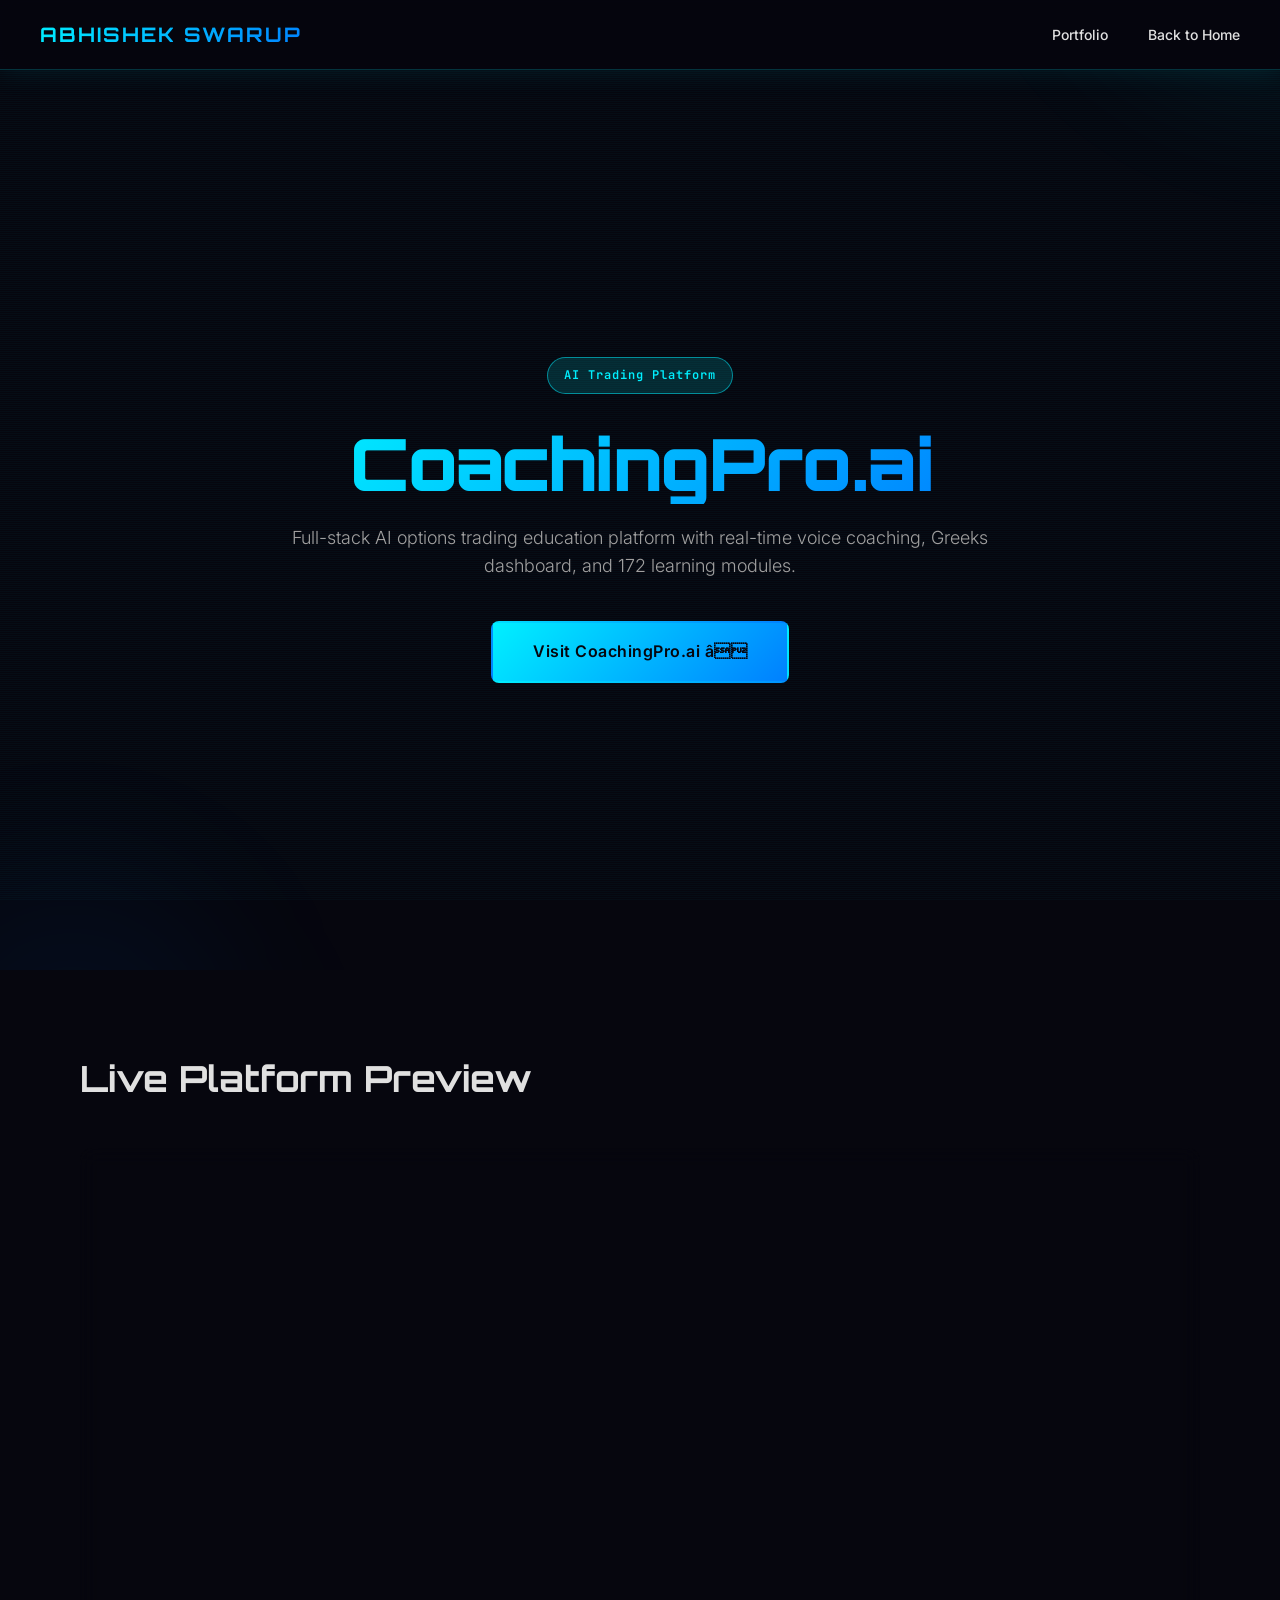
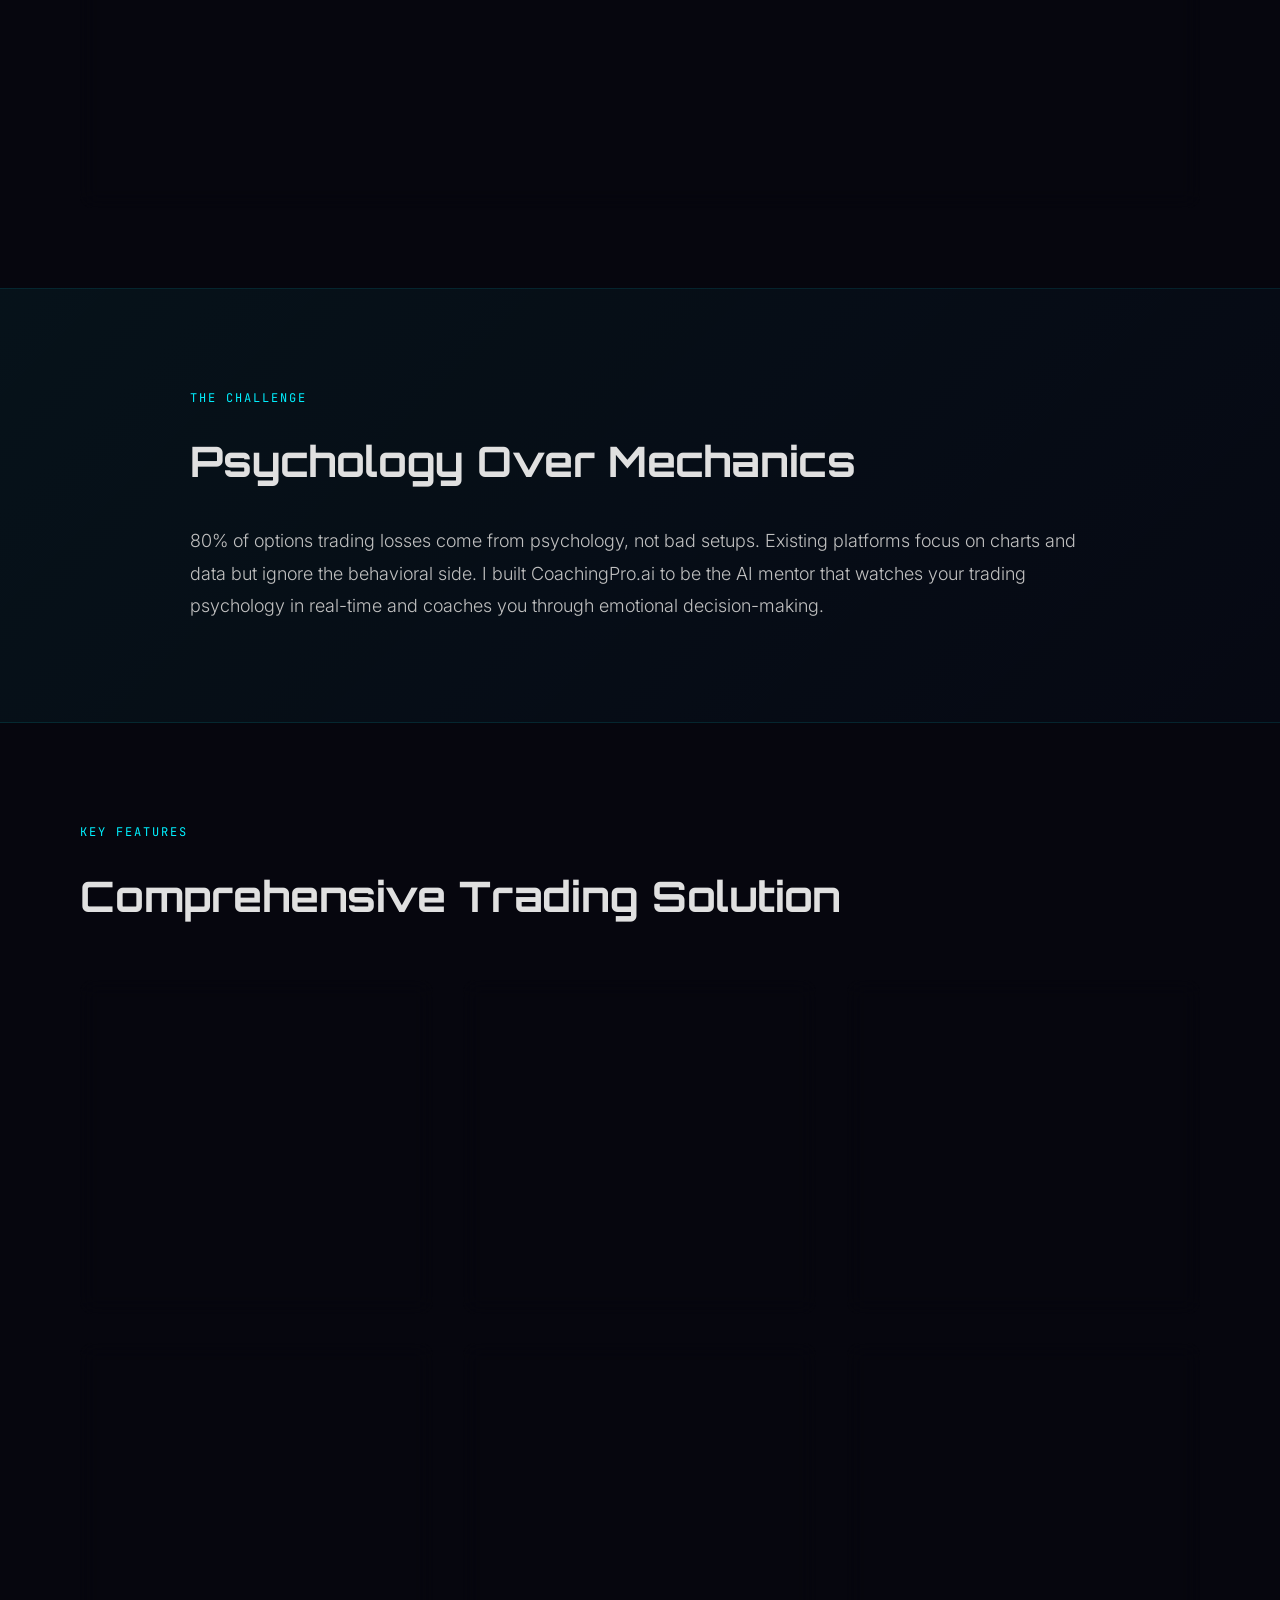
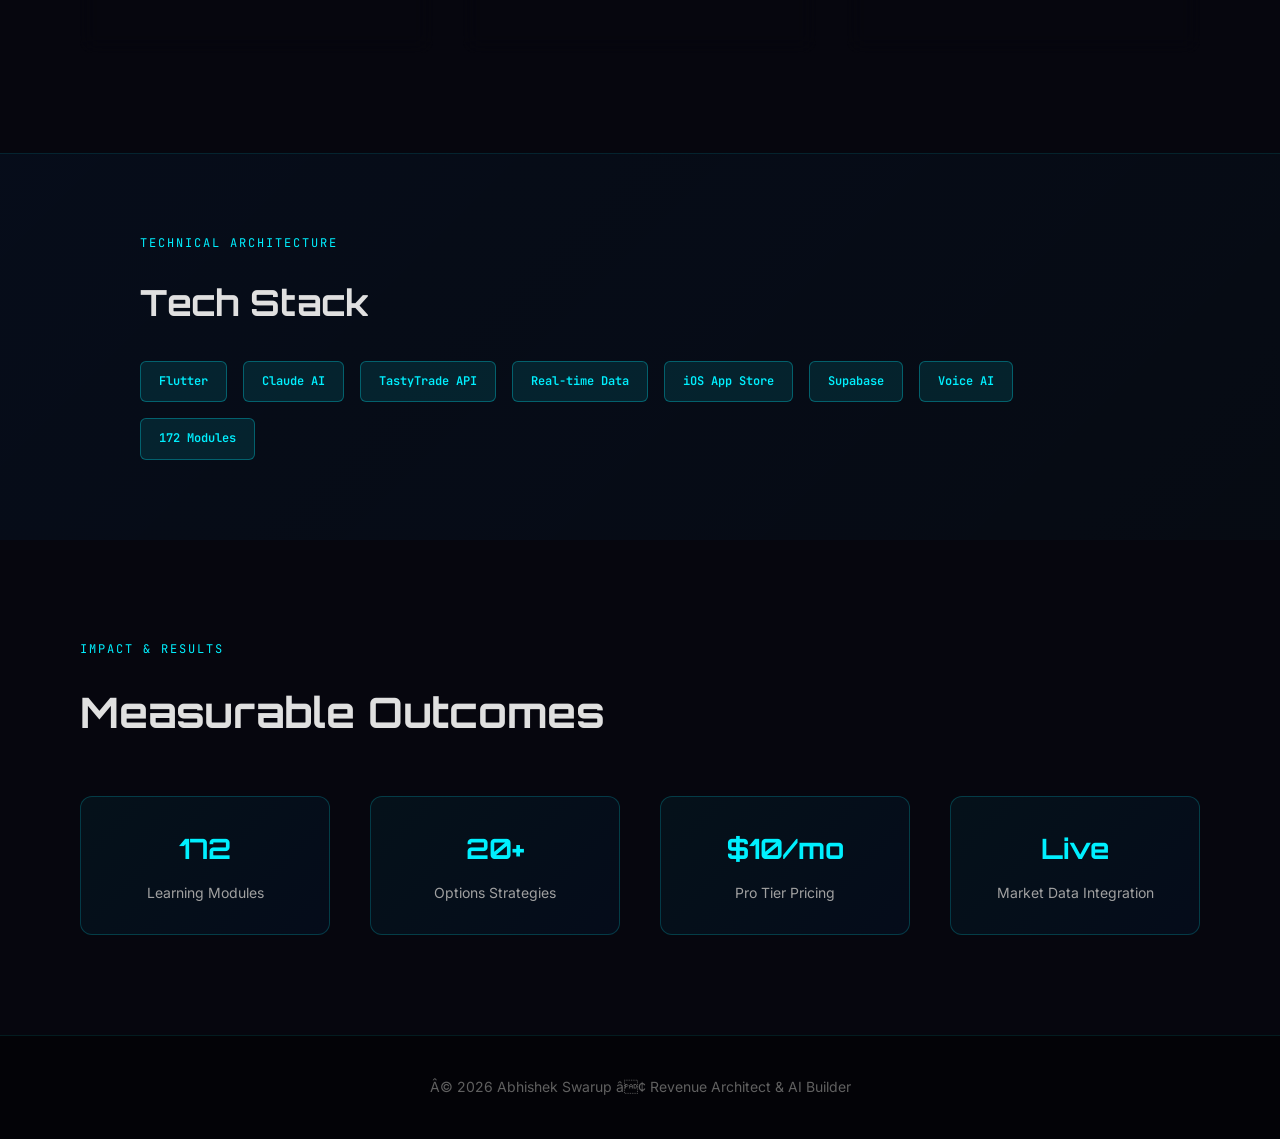
<file: project-coachingpro.html>
<!DOCTYPE html>
<html lang="en">
<head>
    <meta charset="UTF-8">
    <meta name="viewport" content="width=device-width, initial-scale=1.0">
    <title>CoachingPro.ai - AI-Powered Options Trading Platform</title>
    <link href="https://fonts.googleapis.com/css2?family=Orbitron:wght@400;700;900&family=Inter:wght@300;400;600;700&family=JetBrains+Mono:wght@400;600&display=swap" rel="stylesheet">

    <style>
        * {
            margin: 0;
            padding: 0;
            box-sizing: border-box;
        }

        html {
            scroll-behavior: smooth;
        }

        body {
            font-family: 'Inter', sans-serif;
            background: #06060e;
            color: #e0e0e0;
            line-height: 1.6;
            overflow-x: hidden;
        }

        /* Scanline overlay */
        body::before {
            content: '';
            position: fixed;
            top: 0;
            left: 0;
            width: 100%;
            height: 100%;
            background: repeating-linear-gradient(
                0deg,
                rgba(0, 240, 255, 0.03),
                rgba(0, 240, 255, 0.03) 1px,
                transparent 1px,
                transparent 2px
            );
            pointer-events: none;
            z-index: 1;
        }

        /* Navigation */
        nav {
            position: fixed;
            top: 0;
            left: 0;
            right: 0;
            height: 70px;
            background: rgba(6, 6, 14, 0.95);
            backdrop-filter: blur(10px);
            border-bottom: 1px solid rgba(0, 240, 255, 0.2);
            display: flex;
            justify-content: space-between;
            align-items: center;
            padding: 0 40px;
            z-index: 100;
            box-shadow: 0 0 30px rgba(0, 240, 255, 0.1);
        }

        .logo {
            font-family: 'Orbitron', sans-serif;
            font-size: 20px;
            font-weight: 700;
            background: linear-gradient(135deg, #00f0ff, #0080ff);
            -webkit-background-clip: text;
            -webkit-text-fill-color: transparent;
            background-clip: text;
            text-decoration: none;
            letter-spacing: 2px;
        }

        .nav-links {
            display: flex;
            gap: 40px;
            list-style: none;
        }

        .nav-links a {
            color: #e0e0e0;
            text-decoration: none;
            font-size: 14px;
            font-weight: 500;
            transition: all 0.3s ease;
            position: relative;
        }

        .nav-links a::after {
            content: '';
            position: absolute;
            bottom: -5px;
            left: 0;
            width: 0;
            height: 2px;
            background: linear-gradient(90deg, #00f0ff, #0080ff);
            transition: width 0.3s ease;
        }

        .nav-links a:hover::after {
            width: 100%;
        }

        .nav-links a:hover {
            color: #00f0ff;
        }

        /* Hero Section */
        .hero {
            margin-top: 70px;
            min-height: 100vh;
            display: flex;
            flex-direction: column;
            justify-content: center;
            align-items: center;
            padding: 60px 40px;
            position: relative;
            overflow: hidden;
        }

        .hero::before {
            content: '';
            position: absolute;
            top: -50%;
            right: -20%;
            width: 500px;
            height: 500px;
            background: radial-gradient(circle, rgba(0, 240, 255, 0.1), transparent);
            border-radius: 50%;
            filter: blur(60px);
            z-index: 0;
        }

        .hero::after {
            content: '';
            position: absolute;
            bottom: -30%;
            left: -10%;
            width: 400px;
            height: 400px;
            background: radial-gradient(circle, rgba(0, 128, 255, 0.08), transparent);
            border-radius: 50%;
            filter: blur(60px);
            z-index: 0;
        }

        .hero-content {
            text-align: center;
            z-index: 2;
            max-width: 900px;
            animation: fadeInUp 1s ease-out;
        }

        .badge {
            display: inline-block;
            background: rgba(0, 240, 255, 0.15);
            border: 1px solid rgba(0, 240, 255, 0.5);
            color: #00f0ff;
            padding: 8px 16px;
            border-radius: 20px;
            font-size: 12px;
            font-weight: 600;
            letter-spacing: 1px;
            margin-bottom: 30px;
            font-family: 'JetBrains Mono', monospace;
        }

        .hero h1 {
            font-family: 'Orbitron', sans-serif;
            font-size: 72px;
            font-weight: 900;
            margin-bottom: 20px;
            background: linear-gradient(135deg, #00f0ff, #0080ff);
            -webkit-background-clip: text;
            -webkit-text-fill-color: transparent;
            background-clip: text;
            letter-spacing: -1px;
            line-height: 1.1;
        }

        .hero p {
            font-size: 18px;
            color: #a0a0a0;
            margin-bottom: 40px;
            max-width: 700px;
            margin-left: auto;
            margin-right: auto;
            font-weight: 300;
        }

        .cta-button {
            display: inline-block;
            background: linear-gradient(135deg, #00f0ff, #0080ff);
            color: #06060e;
            padding: 16px 40px;
            border-radius: 8px;
            text-decoration: none;
            font-weight: 600;
            font-size: 16px;
            transition: all 0.3s ease;
            border: 2px solid transparent;
            cursor: pointer;
            letter-spacing: 0.5px;
        }

        .cta-button:hover {
            transform: translateY(-3px);
            box-shadow: 0 20px 40px rgba(0, 240, 255, 0.3);
            letter-spacing: 1px;
        }

        .cta-button:active {
            transform: translateY(-1px);
        }

        /* Screenshot Section */
        .screenshot-section {
            padding: 80px 40px;
            max-width: 1200px;
            margin: 0 auto;
            animation: fadeIn 1.2s ease-out;
        }

        .screenshot-container {
            position: relative;
            margin-top: 40px;
        }

        .browser-frame {
            background: linear-gradient(135deg, rgba(0, 240, 255, 0.05), rgba(0, 128, 255, 0.05));
            border: 1px solid rgba(0, 240, 255, 0.2);
            border-radius: 12px;
            overflow: hidden;
            box-shadow: 0 0 40px rgba(0, 240, 255, 0.1);
            backdrop-filter: blur(10px);
        }

        .browser-header {
            background: rgba(20, 20, 30, 0.8);
            padding: 12px 16px;
            border-bottom: 1px solid rgba(0, 240, 255, 0.1);
            display: flex;
            align-items: center;
            gap: 12px;
        }

        .browser-dots {
            display: flex;
            gap: 8px;
        }

        .browser-dot {
            width: 12px;
            height: 12px;
            border-radius: 50%;
            background: rgba(0, 240, 255, 0.3);
        }

        .browser-dot:nth-child(1) {
            background: #ff6b6b;
        }

        .browser-dot:nth-child(2) {
            background: #ffd93d;
        }

        .browser-dot:nth-child(3) {
            background: #6bcf7f;
        }

        .browser-url {
            flex: 1;
            background: rgba(0, 0, 0, 0.5);
            border: 1px solid rgba(0, 240, 255, 0.1);
            padding: 6px 12px;
            border-radius: 4px;
            font-size: 12px;
            color: #00f0ff;
            font-family: 'JetBrains Mono', monospace;
        }

        .screenshot-iframe {
            width: 100%;
            height: 600px;
            border: none;
            display: block;
            background: #06060e;
            pointer-events: none;
        }

        .screenshot-overlay {
            position: absolute;
            top: 0;
            left: 0;
            right: 0;
            bottom: 0;
            background: rgba(0, 0, 0, 0);
            border-radius: 12px;
            display: flex;
            align-items: center;
            justify-content: center;
            cursor: pointer;
            transition: all 0.3s ease;
        }

        .screenshot-overlay:hover {
            background: rgba(0, 0, 0, 0.3);
        }

        .screenshot-overlay::before {
            content: 'â Open in New Tab';
            color: #00f0ff;
            font-size: 14px;
            font-weight: 600;
            opacity: 0;
            transition: opacity 0.3s ease;
            background: rgba(0, 240, 255, 0.1);
            border: 1px solid rgba(0, 240, 255, 0.5);
            padding: 12px 24px;
            border-radius: 6px;
            font-family: 'Inter', sans-serif;
        }

        .screenshot-overlay:hover::before {
            opacity: 1;
        }

        /* Challenge Section */
        .challenge-section {
            padding: 100px 40px;
            background: linear-gradient(135deg, rgba(0, 240, 255, 0.05) 0%, rgba(0, 128, 255, 0.02) 100%);
            border-top: 1px solid rgba(0, 240, 255, 0.1);
            border-bottom: 1px solid rgba(0, 240, 255, 0.1);
        }

        .challenge-content {
            max-width: 900px;
            margin: 0 auto;
        }

        .section-label {
            font-family: 'JetBrains Mono', monospace;
            color: #00f0ff;
            font-size: 12px;
            letter-spacing: 2px;
            text-transform: uppercase;
            margin-bottom: 20px;
        }

        .challenge-content h2 {
            font-family: 'Orbitron', sans-serif;
            font-size: 42px;
            margin-bottom: 30px;
            font-weight: 700;
        }

        .challenge-content p {
            font-size: 18px;
            color: #c0c0c0;
            line-height: 1.8;
            font-weight: 300;
        }

        /* Features Grid */
        .features-section {
            padding: 100px 40px;
            max-width: 1200px;
            margin: 0 auto;
        }

        .features-grid {
            display: grid;
            grid-template-columns: repeat(auto-fit, minmax(350px, 1fr));
            gap: 30px;
            margin-top: 50px;
        }

        .feature-card {
            background: linear-gradient(135deg, rgba(0, 240, 255, 0.08), rgba(0, 128, 255, 0.05));
            border: 1px solid rgba(0, 240, 255, 0.2);
            border-radius: 12px;
            padding: 40px;
            backdrop-filter: blur(10px);
            transition: all 0.4s ease;
            position: relative;
            overflow: hidden;
        }

        .feature-card::before {
            content: '';
            position: absolute;
            top: 0;
            left: -100%;
            width: 100%;
            height: 100%;
            background: linear-gradient(90deg, transparent, rgba(0, 240, 255, 0.1), transparent);
            transition: left 0.6s ease;
        }

        .feature-card:hover::before {
            left: 100%;
        }

        .feature-card:hover {
            border-color: rgba(0, 240, 255, 0.5);
            background: linear-gradient(135deg, rgba(0, 240, 255, 0.15), rgba(0, 128, 255, 0.1));
            transform: translateY(-10px);
            box-shadow: 0 20px 50px rgba(0, 240, 255, 0.15);
        }

        .feature-icon {
            font-size: 36px;
            margin-bottom: 20px;
            display: inline-block;
        }

        .feature-card h3 {
            font-family: 'Orbitron', sans-serif;
            font-size: 20px;
            margin-bottom: 15px;
            color: #00f0ff;
            font-weight: 600;
            position: relative;
            z-index: 2;
        }

        .feature-card p {
            font-size: 14px;
            color: #a0a0a0;
            line-height: 1.7;
            position: relative;
            z-index: 2;
        }

        /* Tech Stack */
        .tech-stack-section {
            padding: 80px 40px;
            background: linear-gradient(135deg, rgba(0, 128, 255, 0.05) 0%, rgba(0, 240, 255, 0.02) 100%);
            border-top: 1px solid rgba(0, 240, 255, 0.1);
        }

        .tech-stack-content {
            max-width: 1000px;
            margin: 0 auto;
        }

        .tech-items {
            display: flex;
            flex-wrap: wrap;
            gap: 16px;
            margin-top: 30px;
        }

        .tech-tag {
            background: rgba(0, 240, 255, 0.1);
            border: 1px solid rgba(0, 240, 255, 0.3);
            color: #00f0ff;
            padding: 10px 18px;
            border-radius: 6px;
            font-family: 'JetBrains Mono', monospace;
            font-size: 12px;
            font-weight: 600;
            transition: all 0.3s ease;
        }

        .tech-tag:hover {
            background: rgba(0, 240, 255, 0.2);
            border-color: rgba(0, 240, 255, 0.6);
            transform: translateY(-2px);
            box-shadow: 0 8px 20px rgba(0, 240, 255, 0.2);
        }

        /* Results Section */
        .results-section {
            padding: 100px 40px;
            max-width: 1200px;
            margin: 0 auto;
        }

        .results-grid {
            display: grid;
            grid-template-columns: repeat(auto-fit, minmax(250px, 1fr));
            gap: 40px;
            margin-top: 50px;
        }

        .result-card {
            text-align: center;
            padding: 30px;
            border-radius: 12px;
            background: linear-gradient(135deg, rgba(0, 240, 255, 0.05), rgba(0, 128, 255, 0.05));
            border: 1px solid rgba(0, 240, 255, 0.2);
            transition: all 0.3s ease;
        }

        .result-card:hover {
            border-color: rgba(0, 240, 255, 0.5);
            box-shadow: 0 15px 40px rgba(0, 240, 255, 0.1);
            transform: translateY(-5px);
        }

        .result-card h3 {
            font-family: 'Orbitron', sans-serif;
            font-size: 28px;
            color: #00f0ff;
            margin-bottom: 10px;
            font-weight: 700;
        }

        .result-card p {
            color: #a0a0a0;
            font-size: 14px;
        }

        /* Footer */
        footer {
            text-align: center;
            padding: 40px;
            border-top: 1px solid rgba(0, 240, 255, 0.1);
            color: #606060;
            font-size: 14px;
            background: rgba(0, 0, 0, 0.5);
        }

        /* Animations */
        @keyframes fadeIn {
            from {
                opacity: 0;
            }
            to {
                opacity: 1;
            }
        }

        @keyframes fadeInUp {
            from {
                opacity: 0;
                transform: translateY(30px);
            }
            to {
                opacity: 1;
                transform: translateY(0);
            }
        }

        @keyframes slideInLeft {
            from {
                opacity: 0;
                transform: translateX(-30px);
            }
            to {
                opacity: 1;
                transform: translateX(0);
            }
        }

        .scroll-reveal {
            opacity: 0;
            transform: translateY(30px);
            transition: all 0.8s ease-out;
        }

        .scroll-reveal.visible {
            opacity: 1;
            transform: translateY(0);
        }

        /* Responsive */
        @media (max-width: 768px) {
            .hero h1 {
                font-size: 42px;
            }

            .hero p {
                font-size: 16px;
            }

            .nav-links {
                gap: 20px;
            }

            .features-grid {
                grid-template-columns: 1fr;
            }

            .feature-card {
                padding: 30px;
            }

            .screenshot-iframe {
                height: 400px;
            }

            .browser-frame {
                border-radius: 8px;
            }

            .challenge-content h2 {
                font-size: 32px;
            }

            .results-grid {
                grid-template-columns: repeat(2, 1fr);
            }
        }

        @media (max-width: 480px) {
            nav {
                padding: 0 20px;
            }

            .logo {
                font-size: 14px;
                letter-spacing: 1px;
            }

            .nav-links {
                gap: 10px;
                font-size: 12px;
            }

            .hero {
                padding: 40px 20px;
            }

            .hero h1 {
                font-size: 32px;
            }

            .hero p {
                font-size: 14px;
            }

            .challenge-section,
            .features-section,
            .results-section {
                padding: 60px 20px;
            }

            .feature-card {
                padding: 20px;
            }

            .results-grid {
                grid-template-columns: 1fr;
            }

            .screenshot-iframe {
                height: 300px;
            }
        }
    </style>
</head>
<body>
    <!-- Navigation -->
    <nav>
        <a href="index.html" class="logo">ABHISHEK SWARUP</a>
        <ul class="nav-links">
            <li><a href="portfolio.html">Portfolio</a></li>
            <li><a href="index.html">Back to Home</a></li>
        </ul>
    </nav>

    <!-- Hero Section -->
    <section class="hero">
        <div class="hero-content">
            <div class="badge">AI Trading Platform</div>
            <h1>CoachingPro.ai</h1>
            <p>Full-stack AI options trading education platform with real-time voice coaching, Greeks dashboard, and 172 learning modules.</p>
            <a href="https://coachingpro.ai" target="_blank" class="cta-button">Visit CoachingPro.ai â</a>
        </div>
    </section>

    <!-- Screenshot Section -->
    <section class="screenshot-section scroll-reveal">
        <h2 style="font-family: 'Orbitron', sans-serif; font-size: 36px; margin-bottom: 20px;">Live Platform Preview</h2>
        <div class="screenshot-container">
            <div class="browser-frame">
                <div class="browser-header">
                    <div class="browser-dots">
                        <div class="browser-dot"></div>
                        <div class="browser-dot"></div>
                        <div class="browser-dot"></div>
                    </div>
                    <div class="browser-url">https://coachingpro.ai</div>
                </div>
                <iframe src="https://coachingpro.ai" class="screenshot-iframe" title="CoachingPro.ai Platform"></iframe>
                <div class="screenshot-overlay" onclick="window.open('https://coachingpro.ai', '_blank')"></div>
            </div>
        </div>
    </section>

    <!-- Challenge Section -->
    <section class="challenge-section">
        <div class="challenge-content scroll-reveal">
            <div class="section-label">The Challenge</div>
            <h2>Psychology Over Mechanics</h2>
            <p>80% of options trading losses come from psychology, not bad setups. Existing platforms focus on charts and data but ignore the behavioral side. I built CoachingPro.ai to be the AI mentor that watches your trading psychology in real-time and coaches you through emotional decision-making.</p>
        </div>
    </section>

    <!-- Features Section -->
    <section class="features-section">
        <div class="section-label">Key Features</div>
        <h2 style="font-family: 'Orbitron', sans-serif; font-size: 42px; margin-bottom: 50px;">Comprehensive Trading Solution</h2>

        <div class="features-grid">
            <div class="feature-card scroll-reveal">
                <div class="feature-icon">ð§ </div>
                <h3>AI Voice & Text Coaching</h3>
                <p>Real-time AI mentor that detects tilt and revenge trading patterns. Personalized playbooks that evolve with your performance.</p>
            </div>

            <div class="feature-card scroll-reveal">
                <div class="feature-icon">ð</div>
                <h3>Greeks Dashboard</h3>
                <p>Live portfolio Greeks (Delta, Gamma, Theta, Vega, Rho) with real-time monitoring and risk visualization.</p>
            </div>

            <div class="feature-card scroll-reveal">
                <div class="feature-icon">ð</div>
                <h3>IV Analysis Engine</h3>
                <p>Implied volatility rank, percentile, term structure, and skew analysis. Pre-trade sanity checks scoring trades on alignment.</p>
            </div>

            <div class="feature-card scroll-reveal">
                <div class="feature-icon">ð</div>
                <h3>172 Learning Modules</h3>
                <p>Interactive lessons covering options strategies from basics to advanced. Adaptive difficulty based on performance.</p>
            </div>

            <div class="feature-card scroll-reveal">
                <div class="feature-icon">ð°</div>
                <h3>What-If Scenario Modeling</h3>
                <p>Model market moves and IV changes before committing capital. Position sizing recommendations.</p>
            </div>

            <div class="feature-card scroll-reveal">
                <div class="feature-icon">ð±</div>
                <h3>Mobile App (iOS)</h3>
                <p>Flutter-based native app with live TastyTrade pricing data. Full feature parity with web platform.</p>
            </div>
        </div>
    </section>

    <!-- Tech Stack Section -->
    <section class="tech-stack-section">
        <div class="tech-stack-content scroll-reveal">
            <div class="section-label">Technical Architecture</div>
            <h2 style="font-family: 'Orbitron', sans-serif; font-size: 36px; margin-bottom: 30px;">Tech Stack</h2>

            <div class="tech-items">
                <span class="tech-tag">Flutter</span>
                <span class="tech-tag">Claude AI</span>
                <span class="tech-tag">TastyTrade API</span>
                <span class="tech-tag">Real-time Data</span>
                <span class="tech-tag">iOS App Store</span>
                <span class="tech-tag">Supabase</span>
                <span class="tech-tag">Voice AI</span>
                <span class="tech-tag">172 Modules</span>
            </div>
        </div>
    </section>

    <!-- Results Section -->
    <section class="results-section">
        <div class="section-label">Impact & Results</div>
        <h2 style="font-family: 'Orbitron', sans-serif; font-size: 42px; margin-bottom: 50px;">Measurable Outcomes</h2>

        <div class="results-grid">
            <div class="result-card scroll-reveal">
                <h3>172</h3>
                <p>Learning Modules</p>
            </div>

            <div class="result-card scroll-reveal">
                <h3>20+</h3>
                <p>Options Strategies</p>
            </div>

            <div class="result-card scroll-reveal">
                <h3>$10/mo</h3>
                <p>Pro Tier Pricing</p>
            </div>

            <div class="result-card scroll-reveal">
                <h3>Live</h3>
                <p>Market Data Integration</p>
            </div>
        </div>
    </section>

    <!-- Footer -->
    <footer>
        Â© 2026 Abhishek Swarup â¢ Revenue Architect & AI Builder
    </footer>

    <script>
        // Scroll reveal animation
        const observerOptions = {
            threshold: 0.1,
            rootMargin: '0px 0px -50px 0px'
        };

        const observer = new IntersectionObserver(function(entries) {
            entries.forEach(entry => {
                if (entry.isIntersecting) {
                    entry.target.classList.add('visible');
                }
            });
        }, observerOptions);

        document.querySelectorAll('.scroll-reveal').forEach(el => {
            observer.observe(el);
        });

        // Smooth scroll for nav links
        document.querySelectorAll('a[href^="#"]').forEach(anchor => {
            anchor.addEventListener('click', function(e) {
                e.preventDefault();
                const target = document.querySelector(this.getAttribute('href'));
                if (target) {
                    target.scrollIntoView({ behavior: 'smooth' });
                }
            });
        });
    </script>
</body>
</html>
</file>
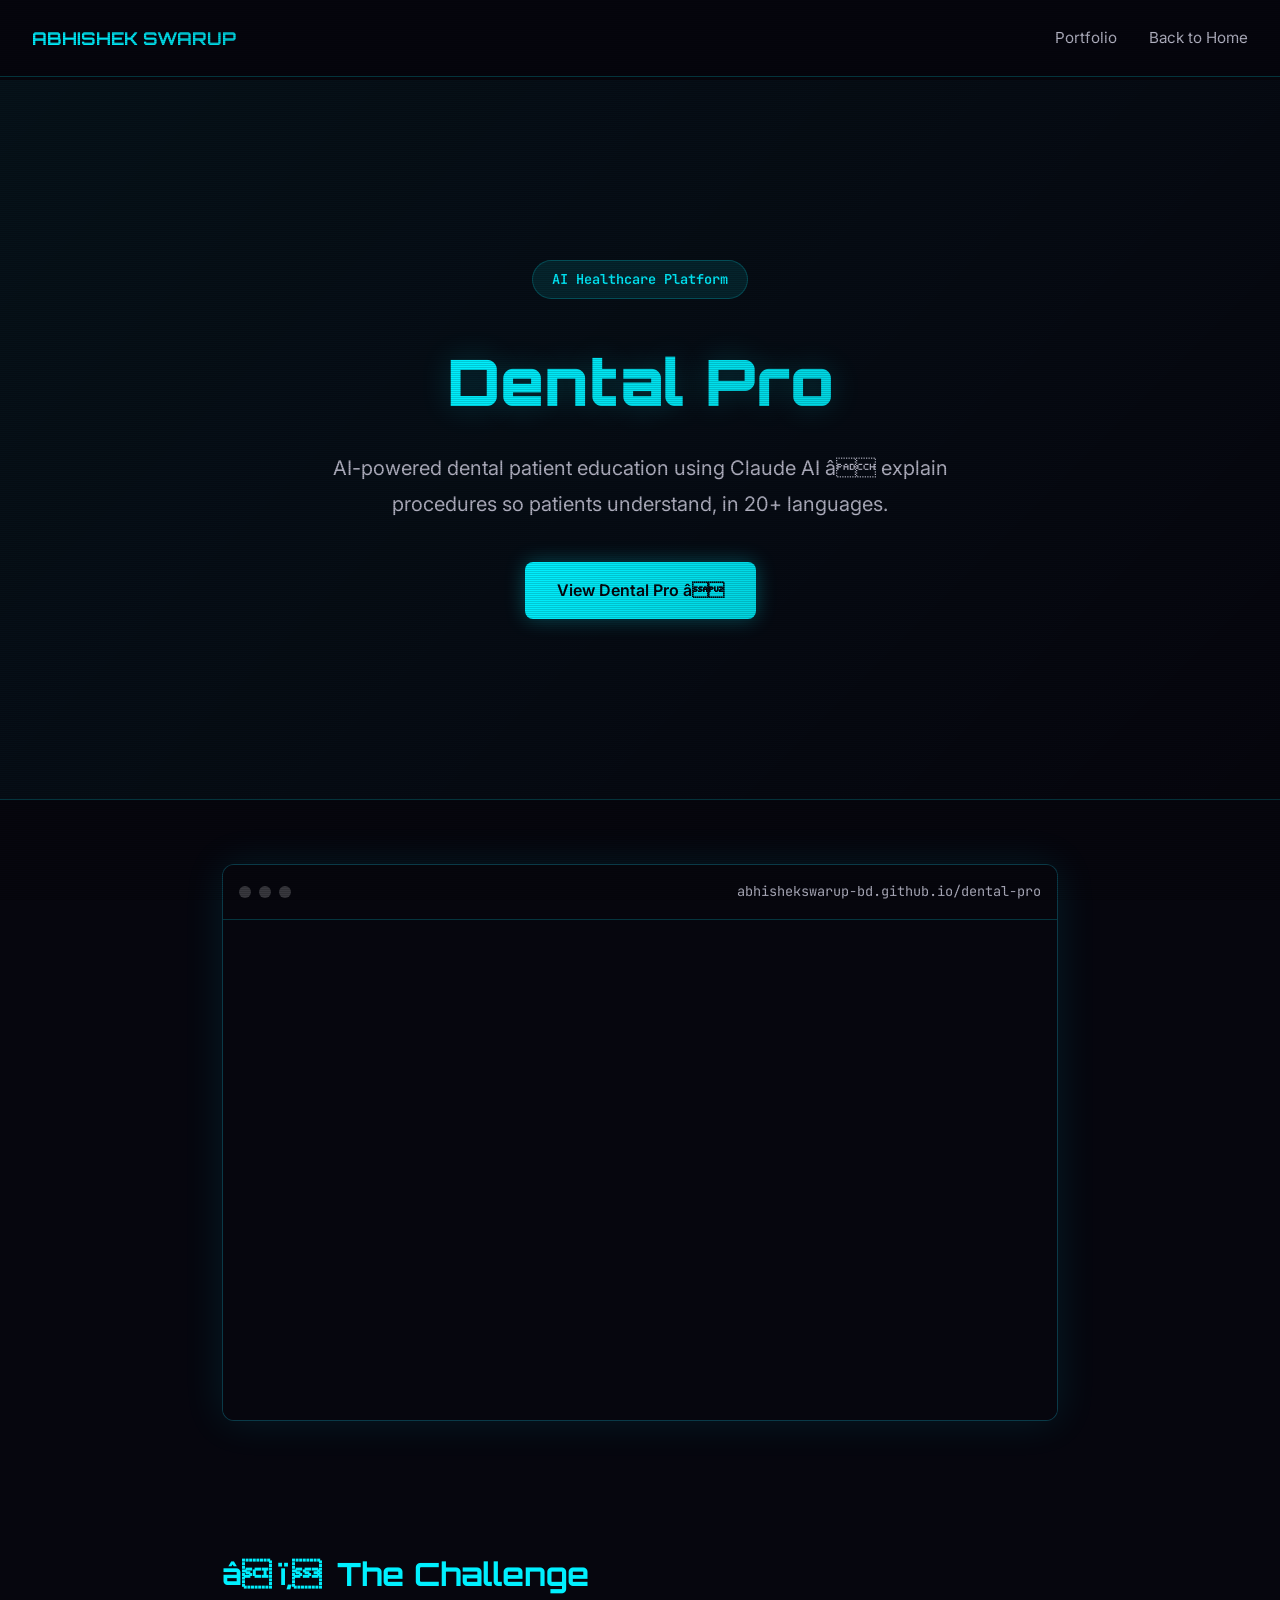
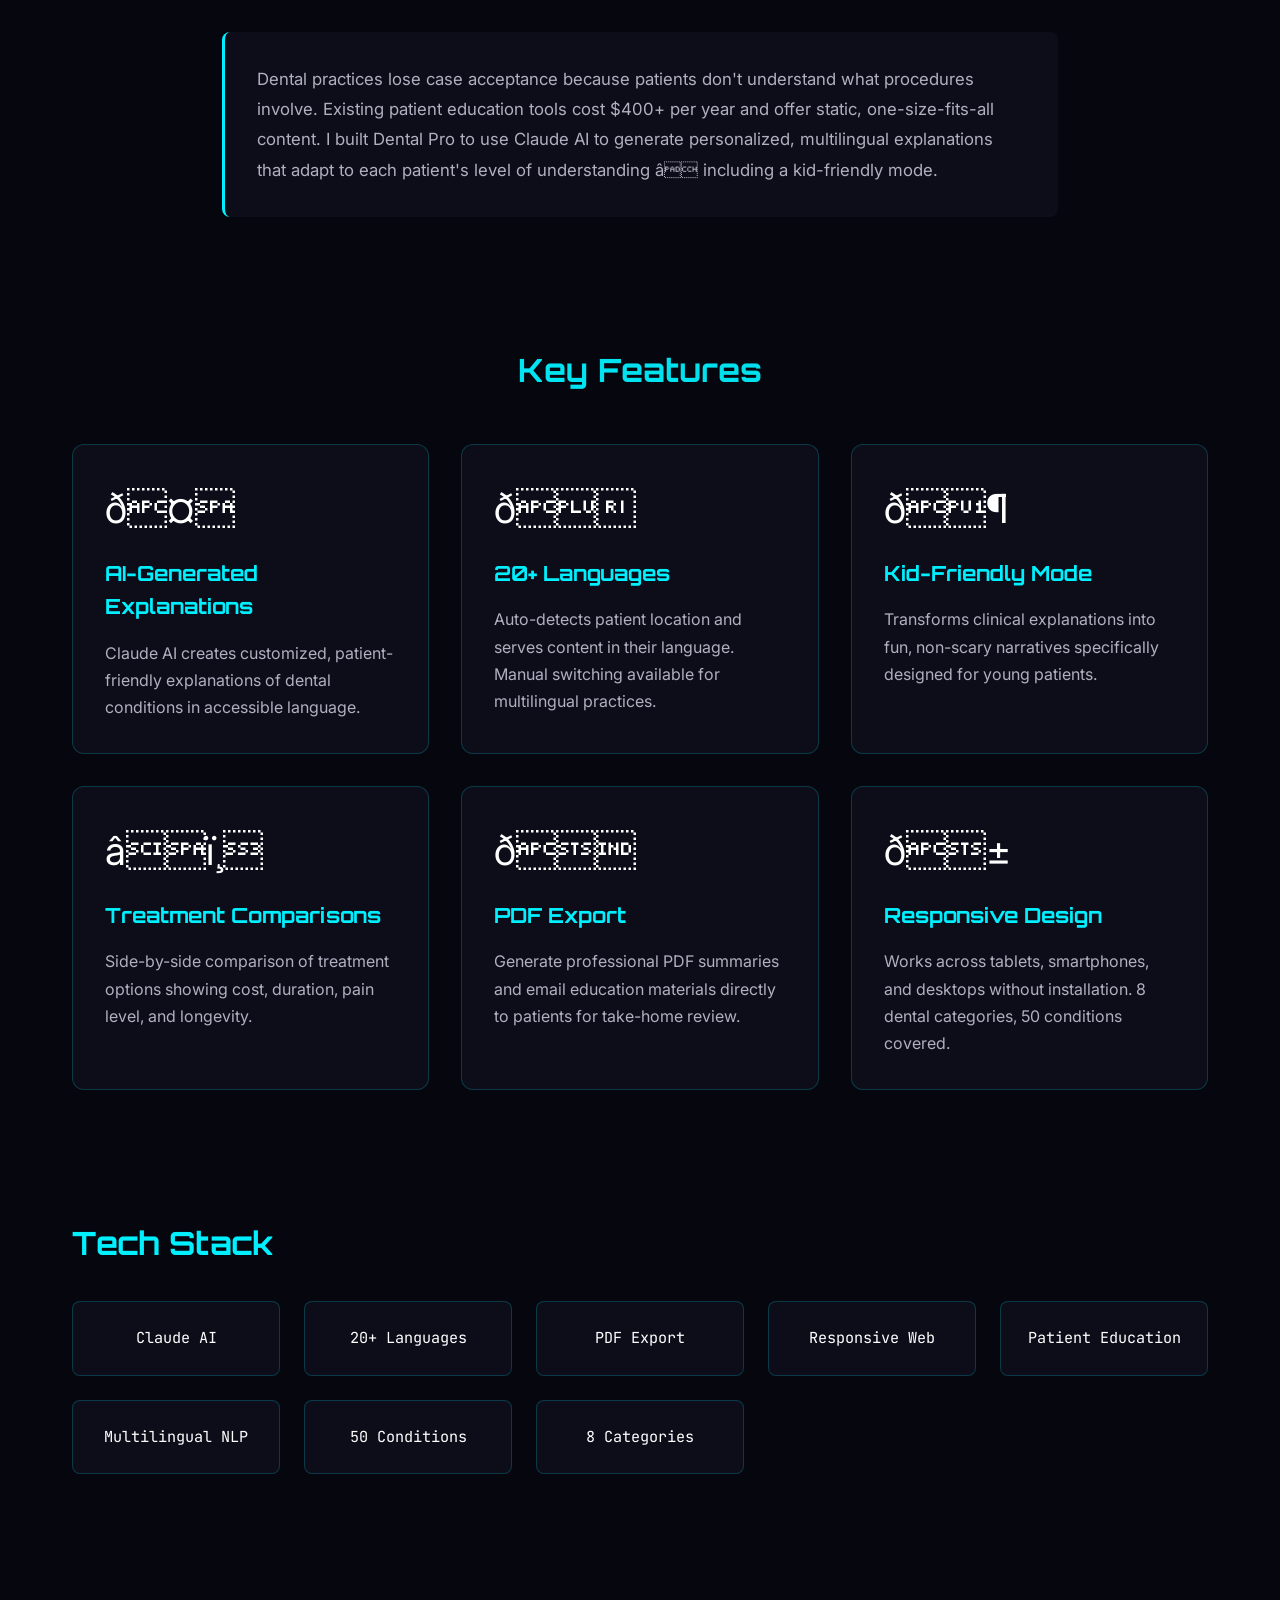
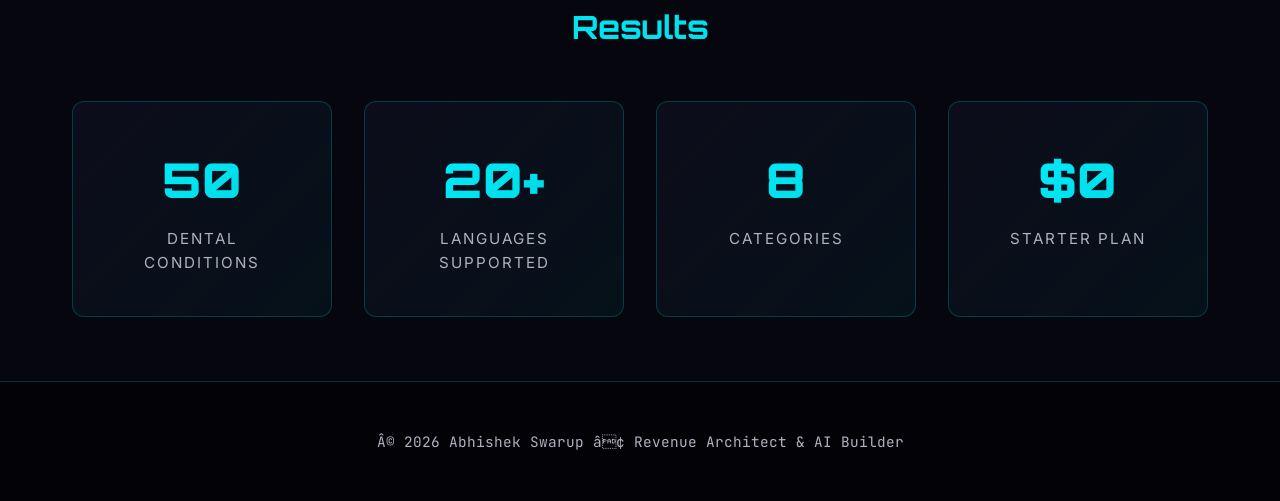
<file: project-dental-pro.html>
<!DOCTYPE html>
<html lang="en">
<head>
    <meta charset="UTF-8">
    <meta name="viewport" content="width=device-width, initial-scale=1.0">
    <title>Dental Pro - AI Patient Education Platform</title>
    <link href="https://fonts.googleapis.com/css2?family=Orbitron:wght@400;700;900&family=Inter:wght@400;500;600;700&family=JetBrains+Mono:wght@400;500;700&display=swap" rel="stylesheet">
    <style>
        * {
            margin: 0;
            padding: 0;
            box-sizing: border-box;
        }

        :root {
            --bg-dark: #06060e;
            --bg-card: rgba(15, 15, 30, 0.8);
            --accent-cyan: #00f0ff;
            --accent-cyan-dark: #00d4e0;
            --text-primary: #ffffff;
            --text-secondary: #b0b0c0;
            --border-color: rgba(0, 240, 255, 0.2);
        }

        html {
            scroll-behavior: smooth;
        }

        body {
            font-family: 'Inter', sans-serif;
            background-color: var(--bg-dark);
            color: var(--text-primary);
            line-height: 1.6;
            overflow-x: hidden;
        }

        /* Scan-line overlay */
        body::before {
            content: '';
            position: fixed;
            top: 0;
            left: 0;
            width: 100%;
            height: 100%;
            background: repeating-linear-gradient(
                0deg,
                rgba(0, 0, 0, 0.15),
                rgba(0, 0, 0, 0.15) 1px,
                transparent 1px,
                transparent 2px
            );
            pointer-events: none;
            z-index: 9999;
        }

        /* Fixed Navigation */
        nav {
            position: fixed;
            top: 0;
            width: 100%;
            background: rgba(6, 6, 14, 0.95);
            backdrop-filter: blur(10px);
            border-bottom: 1px solid var(--border-color);
            padding: 1.5rem 2rem;
            z-index: 1000;
            display: flex;
            justify-content: space-between;
            align-items: center;
        }

        .nav-logo {
            font-family: 'Orbitron', sans-serif;
            font-size: 1.1rem;
            font-weight: 700;
            background: linear-gradient(135deg, var(--accent-cyan), #00d4e0);
            -webkit-background-clip: text;
            -webkit-text-fill-color: transparent;
            background-clip: text;
            text-decoration: none;
            transition: all 0.3s ease;
        }

        .nav-logo:hover {
            filter: drop-shadow(0 0 10px var(--accent-cyan));
        }

        .nav-links {
            display: flex;
            gap: 2rem;
            list-style: none;
        }

        .nav-links a {
            color: var(--text-secondary);
            text-decoration: none;
            font-size: 0.95rem;
            transition: all 0.3s ease;
            position: relative;
        }

        .nav-links a::after {
            content: '';
            position: absolute;
            bottom: -5px;
            left: 0;
            width: 0;
            height: 2px;
            background: var(--accent-cyan);
            transition: width 0.3s ease;
        }

        .nav-links a:hover {
            color: var(--accent-cyan);
        }

        .nav-links a:hover::after {
            width: 100%;
        }

        /* Main Content */
        main {
            margin-top: 80px;
        }

        /* Hero Section */
        .hero {
            padding: 4rem 2rem;
            min-height: 80vh;
            display: flex;
            flex-direction: column;
            justify-content: center;
            align-items: center;
            text-align: center;
            background: linear-gradient(135deg, rgba(0, 240, 255, 0.05) 0%, rgba(6, 6, 14, 0) 100%);
            border-bottom: 1px solid var(--border-color);
            animation: fadeInUp 0.8s ease;
        }

        @keyframes fadeInUp {
            from {
                opacity: 0;
                transform: translateY(30px);
            }
            to {
                opacity: 1;
                transform: translateY(0);
            }
        }

        .badge {
            display: inline-block;
            padding: 0.5rem 1.2rem;
            background: rgba(0, 240, 255, 0.1);
            border: 1px solid var(--border-color);
            border-radius: 50px;
            color: var(--accent-cyan);
            font-size: 0.85rem;
            font-weight: 600;
            margin-bottom: 2rem;
            font-family: 'JetBrains Mono', monospace;
            animation: float 3s ease-in-out infinite;
        }

        @keyframes float {
            0%, 100% { transform: translateY(0px); }
            50% { transform: translateY(-10px); }
        }

        .hero h1 {
            font-family: 'Orbitron', sans-serif;
            font-size: 4rem;
            font-weight: 900;
            margin-bottom: 1rem;
            background: linear-gradient(135deg, var(--accent-cyan), #00d4e0);
            -webkit-background-clip: text;
            -webkit-text-fill-color: transparent;
            background-clip: text;
            text-shadow: 0 0 30px rgba(0, 240, 255, 0.2);
            animation: fadeInUp 0.8s ease 0.1s both;
        }

        .hero p {
            font-size: 1.25rem;
            color: var(--text-secondary);
            max-width: 700px;
            margin-bottom: 2.5rem;
            line-height: 1.8;
            animation: fadeInUp 0.8s ease 0.2s both;
        }

        .cta-button {
            display: inline-block;
            padding: 1rem 2rem;
            background: linear-gradient(135deg, var(--accent-cyan), #00d4e0);
            color: var(--bg-dark);
            text-decoration: none;
            border-radius: 8px;
            font-weight: 600;
            transition: all 0.3s ease;
            box-shadow: 0 0 20px rgba(0, 240, 255, 0.3);
            font-family: 'Inter', sans-serif;
            animation: fadeInUp 0.8s ease 0.3s both;
        }

        .cta-button:hover {
            box-shadow: 0 0 40px rgba(0, 240, 255, 0.5);
            transform: translateY(-3px);
        }

        /* Screenshot Section */
        .screenshot-section {
            padding: 4rem 2rem;
            max-width: 900px;
            margin: 0 auto;
            animation: fadeInUp 0.8s ease 0.4s both;
        }

        .browser-frame {
            background: var(--bg-card);
            border: 1px solid var(--border-color);
            border-radius: 12px;
            overflow: hidden;
            box-shadow: 0 0 40px rgba(0, 240, 255, 0.1);
            backdrop-filter: blur(10px);
        }

        .browser-header {
            background: rgba(0, 0, 0, 0.5);
            padding: 1rem;
            border-bottom: 1px solid var(--border-color);
            display: flex;
            gap: 0.5rem;
            align-items: center;
        }

        .browser-dot {
            width: 12px;
            height: 12px;
            border-radius: 50%;
            background: rgba(255, 255, 255, 0.2);
        }

        .browser-url {
            color: var(--text-secondary);
            font-size: 0.85rem;
            font-family: 'JetBrains Mono', monospace;
            margin-left: auto;
        }

        .browser-content {
            position: relative;
            width: 100%;
            height: 500px;
            background: var(--bg-dark);
            overflow: hidden;
        }

        .browser-content iframe {
            width: 100%;
            height: 100%;
            border: none;
            pointer-events: none;
        }

        .browser-overlay {
            position: absolute;
            top: 0;
            left: 0;
            width: 100%;
            height: 100%;
            background: transparent;
            z-index: 10;
            cursor: pointer;
            transition: background 0.3s ease;
        }

        .browser-overlay:hover {
            background: rgba(0, 240, 255, 0.05);
        }

        .overlay-text {
            position: absolute;
            top: 50%;
            left: 50%;
            transform: translate(-50%, -50%);
            color: var(--accent-cyan);
            font-family: 'Orbitron', sans-serif;
            font-weight: 600;
            opacity: 0;
            transition: opacity 0.3s ease;
            pointer-events: none;
            font-size: 1.1rem;
        }

        .browser-overlay:hover .overlay-text {
            opacity: 1;
        }

        /* Challenge Section */
        .challenge-section {
            padding: 4rem 2rem;
            max-width: 900px;
            margin: 0 auto;
            animation: fadeInUp 0.8s ease both;
        }

        .challenge-section h2 {
            font-family: 'Orbitron', sans-serif;
            font-size: 2rem;
            margin-bottom: 2rem;
            color: var(--accent-cyan);
            display: flex;
            align-items: center;
            gap: 1rem;
        }

        .challenge-section h2::before {
            content: 'â ï¸';
            font-size: 1.8rem;
        }

        .challenge-text {
            background: var(--bg-card);
            padding: 2rem;
            border-left: 3px solid var(--accent-cyan);
            border-radius: 8px;
            line-height: 1.8;
            color: var(--text-secondary);
            font-size: 1.05rem;
        }

        /* Features Grid */
        .features-section {
            padding: 4rem 2rem;
            max-width: 1200px;
            margin: 0 auto;
            animation: fadeInUp 0.8s ease both;
        }

        .features-section h2 {
            font-family: 'Orbitron', sans-serif;
            font-size: 2rem;
            margin-bottom: 3rem;
            text-align: center;
            background: linear-gradient(135deg, var(--accent-cyan), #00d4e0);
            -webkit-background-clip: text;
            -webkit-text-fill-color: transparent;
            background-clip: text;
        }

        .features-grid {
            display: grid;
            grid-template-columns: repeat(auto-fit, minmax(300px, 1fr));
            gap: 2rem;
        }

        .feature-card {
            background: var(--bg-card);
            border: 1px solid var(--border-color);
            padding: 2rem;
            border-radius: 12px;
            transition: all 0.3s ease;
            backdrop-filter: blur(10px);
            overflow: hidden;
            position: relative;
        }

        .feature-card::before {
            content: '';
            position: absolute;
            top: 0;
            left: 0;
            width: 100%;
            height: 100%;
            background: linear-gradient(135deg, rgba(0, 240, 255, 0.1) 0%, transparent 100%);
            opacity: 0;
            transition: opacity 0.3s ease;
            pointer-events: none;
        }

        .feature-card:hover {
            border-color: var(--accent-cyan);
            box-shadow: 0 0 30px rgba(0, 240, 255, 0.2);
            transform: translateY(-5px);
        }

        .feature-card:hover::before {
            opacity: 1;
        }

        .feature-icon {
            font-size: 2.5rem;
            margin-bottom: 1rem;
        }

        .feature-card h3 {
            font-family: 'Orbitron', sans-serif;
            font-size: 1.3rem;
            margin-bottom: 1rem;
            color: var(--accent-cyan);
            position: relative;
            z-index: 1;
        }

        .feature-card p {
            color: var(--text-secondary);
            line-height: 1.7;
            position: relative;
            z-index: 1;
        }

        /* Tech Stack */
        .tech-section {
            padding: 4rem 2rem;
            max-width: 1200px;
            margin: 0 auto;
            animation: fadeInUp 0.8s ease both;
        }

        .tech-section h2 {
            font-family: 'Orbitron', sans-serif;
            font-size: 2rem;
            margin-bottom: 2rem;
            color: var(--accent-cyan);
        }

        .tech-grid {
            display: grid;
            grid-template-columns: repeat(auto-fit, minmax(200px, 1fr));
            gap: 1.5rem;
        }

        .tech-item {
            background: var(--bg-card);
            border: 1px solid var(--border-color);
            padding: 1.5rem;
            border-radius: 8px;
            text-align: center;
            transition: all 0.3s ease;
            font-family: 'JetBrains Mono', monospace;
            font-size: 0.95rem;
            backdrop-filter: blur(10px);
        }

        .tech-item:hover {
            border-color: var(--accent-cyan);
            box-shadow: 0 0 20px rgba(0, 240, 255, 0.2);
            transform: translateY(-3px);
            color: var(--accent-cyan);
        }

        /* Results */
        .results-section {
            padding: 4rem 2rem;
            max-width: 1200px;
            margin: 0 auto;
            animation: fadeInUp 0.8s ease both;
        }

        .results-section h2 {
            font-family: 'Orbitron', sans-serif;
            font-size: 2rem;
            margin-bottom: 3rem;
            text-align: center;
            background: linear-gradient(135deg, var(--accent-cyan), #00d4e0);
            -webkit-background-clip: text;
            -webkit-text-fill-color: transparent;
            background-clip: text;
        }

        .results-grid {
            display: grid;
            grid-template-columns: repeat(auto-fit, minmax(250px, 1fr));
            gap: 2rem;
        }

        .result-card {
            background: linear-gradient(135deg, var(--bg-card), rgba(0, 240, 255, 0.05));
            border: 1px solid var(--border-color);
            padding: 2.5rem;
            border-radius: 12px;
            text-align: center;
            transition: all 0.3s ease;
            backdrop-filter: blur(10px);
        }

        .result-card:hover {
            border-color: var(--accent-cyan);
            box-shadow: 0 0 30px rgba(0, 240, 255, 0.2);
            transform: translateY(-5px);
        }

        .result-number {
            font-family: 'Orbitron', sans-serif;
            font-size: 3rem;
            font-weight: 900;
            background: linear-gradient(135deg, var(--accent-cyan), #00d4e0);
            -webkit-background-clip: text;
            -webkit-text-fill-color: transparent;
            background-clip: text;
            margin-bottom: 0.5rem;
        }

        .result-label {
            color: var(--text-secondary);
            font-size: 0.95rem;
            text-transform: uppercase;
            letter-spacing: 2px;
        }

        /* Footer */
        footer {
            padding: 3rem 2rem;
            text-align: center;
            border-top: 1px solid var(--border-color);
            color: var(--text-secondary);
            font-family: 'JetBrains Mono', monospace;
            font-size: 0.9rem;
            background: rgba(0, 0, 0, 0.5);
            animation: fadeInUp 0.8s ease both;
        }

        /* Scroll Reveal Animation */
        .scroll-reveal {
            opacity: 0;
            transform: translateY(30px);
            animation: fadeInUp 0.6s ease forwards;
        }

        /* Responsive */
        @media (max-width: 768px) {
            nav {
                flex-direction: column;
                gap: 1rem;
                padding: 1rem;
            }

            .nav-links {
                gap: 1rem;
                font-size: 0.85rem;
            }

            .hero h1 {
                font-size: 2.5rem;
            }

            .hero p {
                font-size: 1rem;
            }

            .features-grid {
                grid-template-columns: 1fr;
            }

            .results-grid {
                grid-template-columns: 1fr;
            }

            .challenge-section,
            .features-section,
            .tech-section,
            .results-section {
                padding: 2rem 1rem;
            }

            .browser-content {
                height: 300px;
            }
        }

        /* Utility Classes */
        .container {
            max-width: 1200px;
            margin: 0 auto;
            padding: 0 2rem;
        }

        .text-center {
            text-align: center;
        }

        .mt-4 {
            margin-top: 4rem;
        }
    </style>
</head>
<body>
    <!-- Navigation -->
    <nav>
        <a href="index.html" class="nav-logo">ABHISHEK SWARUP</a>
        <ul class="nav-links">
            <li><a href="portfolio.html">Portfolio</a></li>
            <li><a href="index.html">Back to Home</a></li>
        </ul>
    </nav>

    <main>
        <!-- Hero Section -->
        <section class="hero">
            <div class="badge">AI Healthcare Platform</div>
            <h1>Dental Pro</h1>
            <p>AI-powered dental patient education using Claude AI â explain procedures so patients understand, in 20+ languages.</p>
            <a href="https://abhishekswarup-bd.github.io/dental-pro/" class="cta-button" target="_blank" rel="noopener noreferrer">View Dental Pro â</a>
        </section>

        <!-- Screenshot Section -->
        <section class="screenshot-section scroll-reveal">
            <div class="browser-frame">
                <div class="browser-header">
                    <div class="browser-dot"></div>
                    <div class="browser-dot"></div>
                    <div class="browser-dot"></div>
                    <span class="browser-url">abhishekswarup-bd.github.io/dental-pro</span>
                </div>
                <div class="browser-content">
                    <iframe src="https://abhishekswarup-bd.github.io/dental-pro/" title="Dental Pro Application"></iframe>
                    <a href="https://abhishekswarup-bd.github.io/dental-pro/" class="browser-overlay" target="_blank" rel="noopener noreferrer">
                        <span class="overlay-text">â Open Live Demo</span>
                    </a>
                </div>
            </div>
        </section>

        <!-- Challenge Section -->
        <section class="challenge-section scroll-reveal">
            <h2>The Challenge</h2>
            <div class="challenge-text">
                Dental practices lose case acceptance because patients don't understand what procedures involve. Existing patient education tools cost $400+ per year and offer static, one-size-fits-all content. I built Dental Pro to use Claude AI to generate personalized, multilingual explanations that adapt to each patient's level of understanding â including a kid-friendly mode.
            </div>
        </section>

        <!-- Features Section -->
        <section class="features-section">
            <h2>Key Features</h2>
            <div class="features-grid">
                <div class="feature-card scroll-reveal">
                    <div class="feature-icon">ð¤</div>
                    <h3>AI-Generated Explanations</h3>
                    <p>Claude AI creates customized, patient-friendly explanations of dental conditions in accessible language.</p>
                </div>

                <div class="feature-card scroll-reveal">
                    <div class="feature-icon">ð</div>
                    <h3>20+ Languages</h3>
                    <p>Auto-detects patient location and serves content in their language. Manual switching available for multilingual practices.</p>
                </div>

                <div class="feature-card scroll-reveal">
                    <div class="feature-icon">ð¶</div>
                    <h3>Kid-Friendly Mode</h3>
                    <p>Transforms clinical explanations into fun, non-scary narratives specifically designed for young patients.</p>
                </div>

                <div class="feature-card scroll-reveal">
                    <div class="feature-icon">âï¸</div>
                    <h3>Treatment Comparisons</h3>
                    <p>Side-by-side comparison of treatment options showing cost, duration, pain level, and longevity.</p>
                </div>

                <div class="feature-card scroll-reveal">
                    <div class="feature-icon">ð</div>
                    <h3>PDF Export</h3>
                    <p>Generate professional PDF summaries and email education materials directly to patients for take-home review.</p>
                </div>

                <div class="feature-card scroll-reveal">
                    <div class="feature-icon">ð±</div>
                    <h3>Responsive Design</h3>
                    <p>Works across tablets, smartphones, and desktops without installation. 8 dental categories, 50 conditions covered.</p>
                </div>
            </div>
        </section>

        <!-- Tech Stack Section -->
        <section class="tech-section">
            <h2>Tech Stack</h2>
            <div class="tech-grid">
                <div class="tech-item scroll-reveal">Claude AI</div>
                <div class="tech-item scroll-reveal">20+ Languages</div>
                <div class="tech-item scroll-reveal">PDF Export</div>
                <div class="tech-item scroll-reveal">Responsive Web</div>
                <div class="tech-item scroll-reveal">Patient Education</div>
                <div class="tech-item scroll-reveal">Multilingual NLP</div>
                <div class="tech-item scroll-reveal">50 Conditions</div>
                <div class="tech-item scroll-reveal">8 Categories</div>
            </div>
        </section>

        <!-- Results Section -->
        <section class="results-section">
            <h2>Results</h2>
            <div class="results-grid">
                <div class="result-card scroll-reveal">
                    <div class="result-number">50</div>
                    <div class="result-label">Dental Conditions</div>
                </div>
                <div class="result-card scroll-reveal">
                    <div class="result-number">20+</div>
                    <div class="result-label">Languages Supported</div>
                </div>
                <div class="result-card scroll-reveal">
                    <div class="result-number">8</div>
                    <div class="result-label">Categories</div>
                </div>
                <div class="result-card scroll-reveal">
                    <div class="result-number">$0</div>
                    <div class="result-label">Starter Plan</div>
                </div>
            </div>
        </section>
    </main>

    <!-- Footer -->
    <footer>
        <p>Â© 2026 Abhishek Swarup â¢ Revenue Architect & AI Builder</p>
    </footer>

    <script>
        // Scroll reveal animations
        const observerOptions = {
            threshold: 0.1,
            rootMargin: '0px 0px -50px 0px'
        };

        const observer = new IntersectionObserver((entries) => {
            entries.forEach(entry => {
                if (entry.isIntersecting) {
                    entry.target.style.animation = 'fadeInUp 0.6s ease forwards';
                    observer.unobserve(entry.target);
                }
            });
        }, observerOptions);

        document.querySelectorAll('.scroll-reveal').forEach(el => {
            el.style.opacity = '0';
            el.style.transform = 'translateY(30px)';
            observer.observe(el);
        });

        // Smooth navigation
        document.querySelectorAll('a[href^="#"]').forEach(anchor => {
            anchor.addEventListener('click', function (e) {
                e.preventDefault();
                const target = document.querySelector(this.getAttribute('href'));
                if (target) {
                    target.scrollIntoView({ behavior: 'smooth' });
                }
            });
        });

        // Active navigation link
        const navLinks = document.querySelectorAll('.nav-links a');
        navLinks.forEach(link => {
            if (link.href === window.location.href) {
                link.style.color = 'var(--accent-cyan)';
            }
        });
    </script>
</body>
</html>
</file>
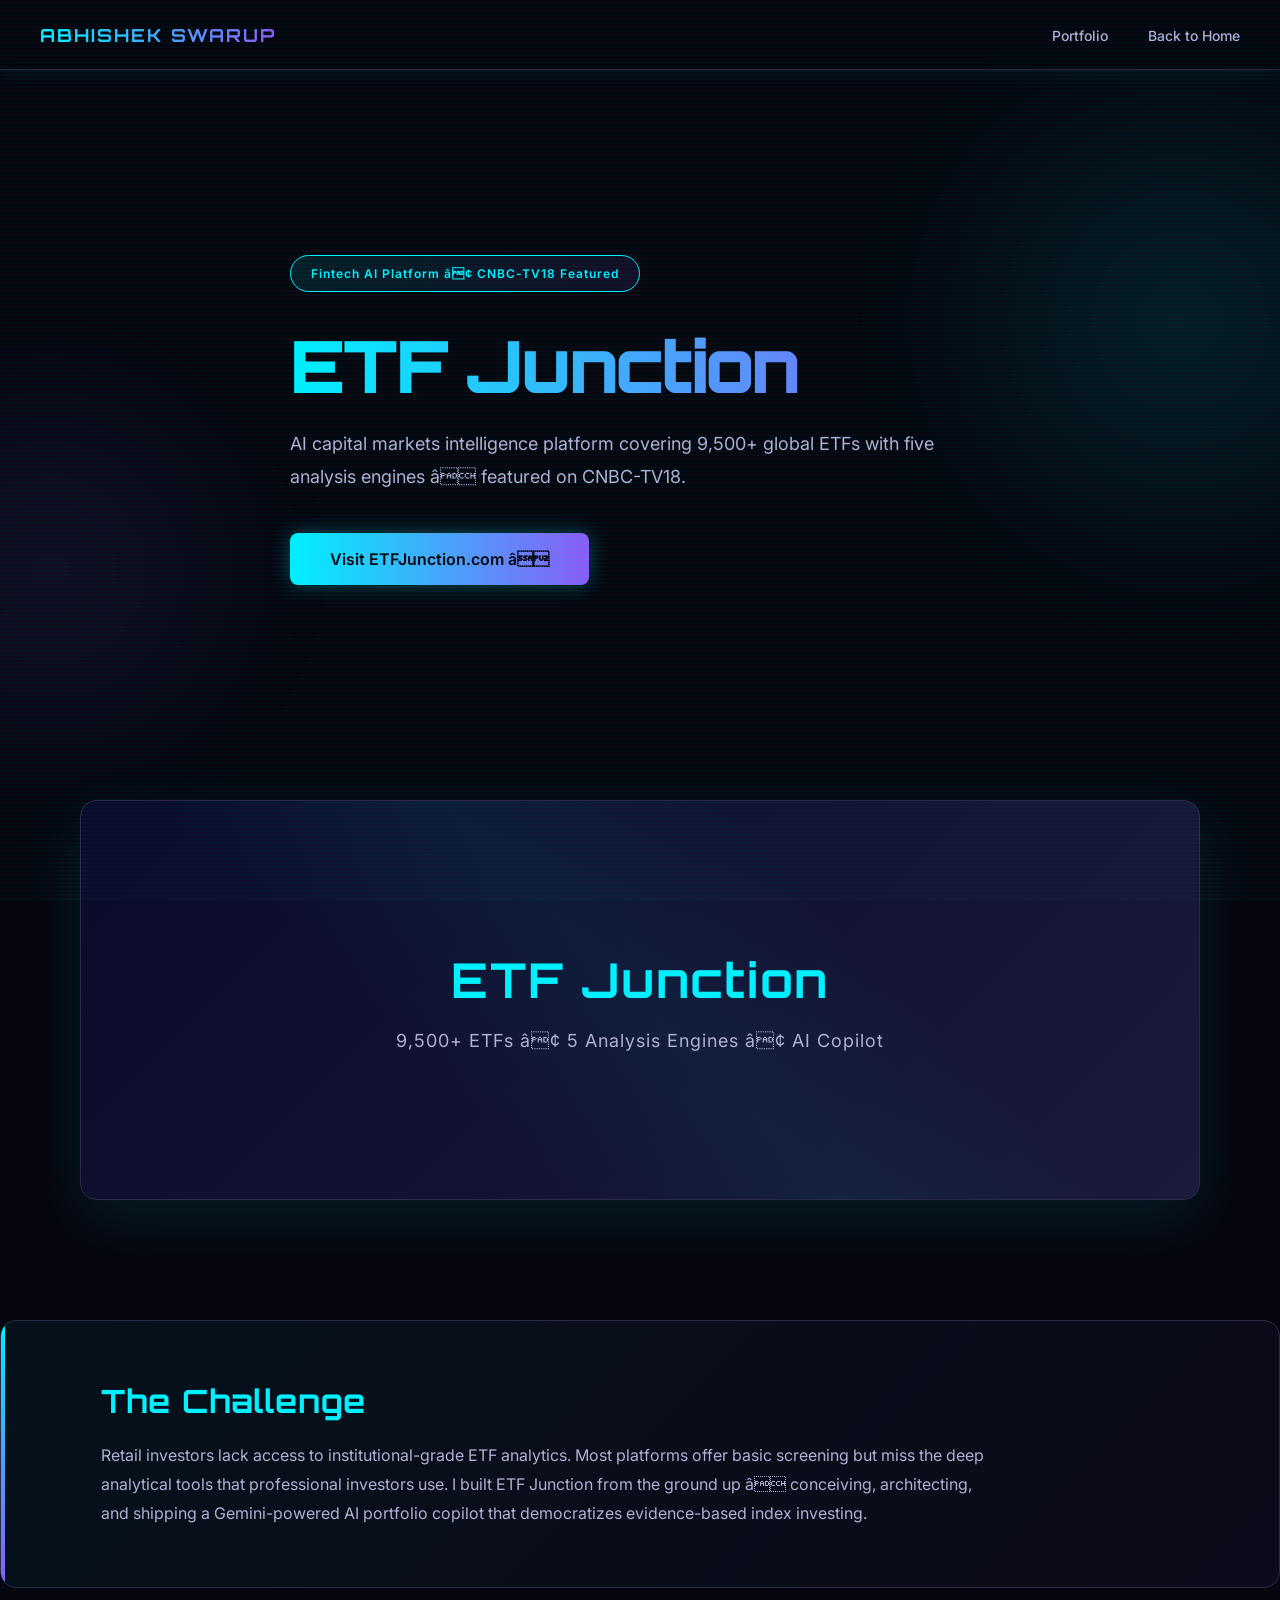
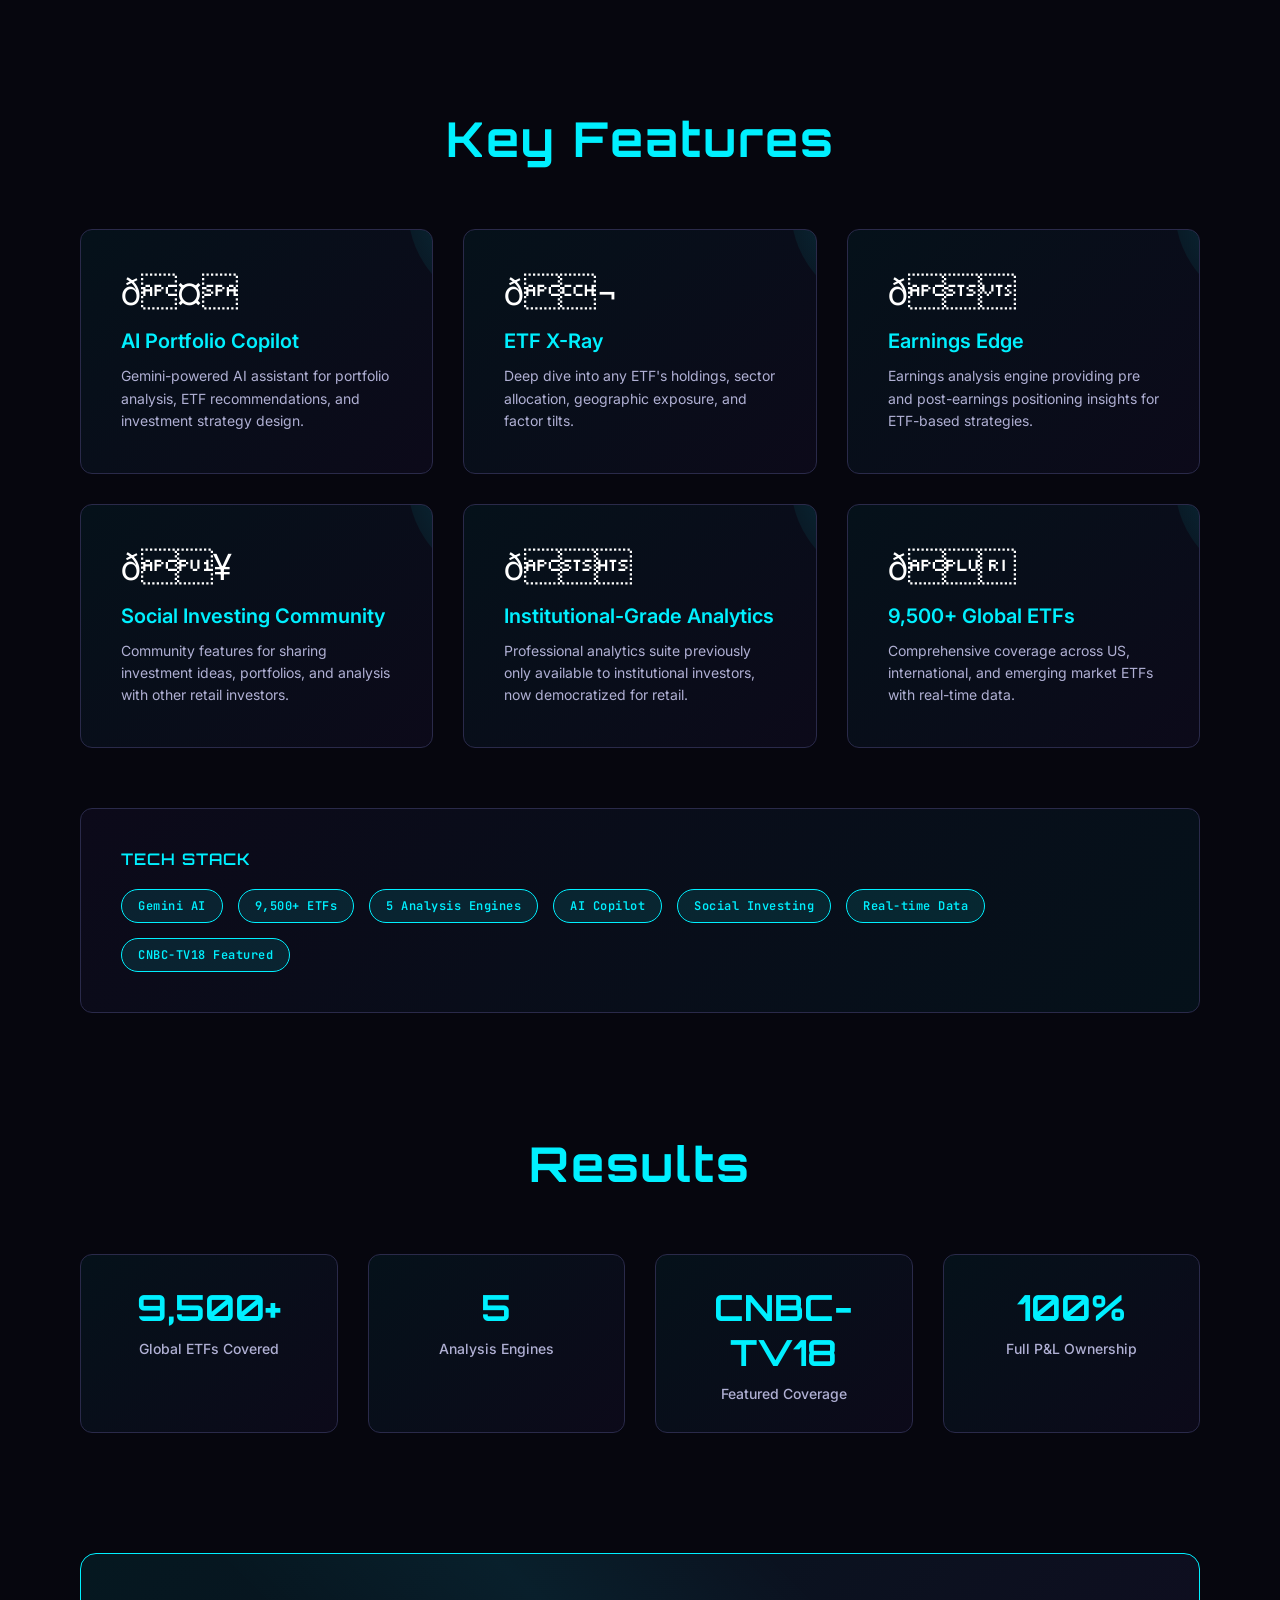
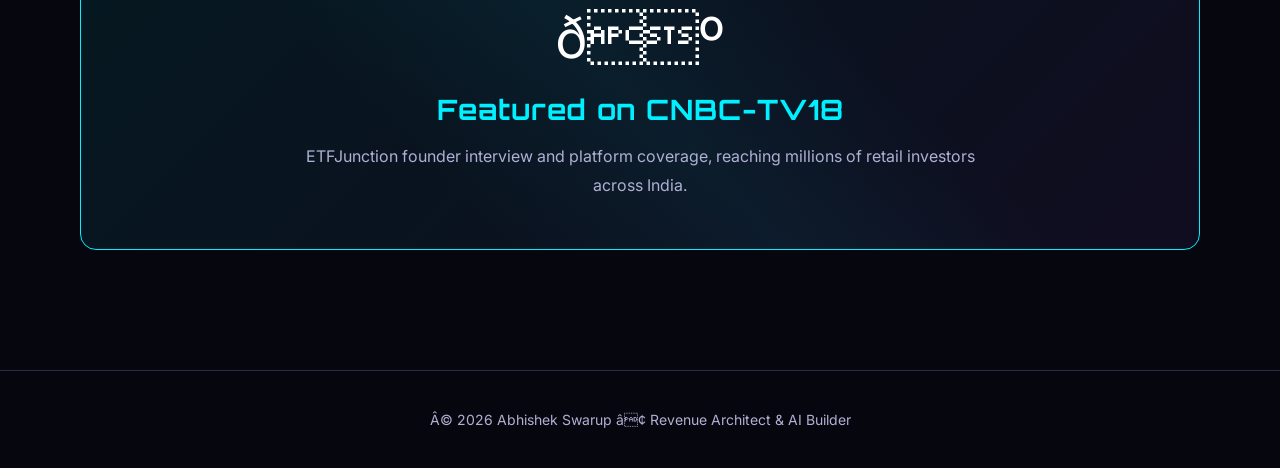
<file: project-etf-junction.html>
<!DOCTYPE html>
<html lang="en">
<head>
    <meta charset="UTF-8">
    <meta name="viewport" content="width=device-width, initial-scale=1.0">
    <title>ETF Junction - AI Capital Markets Intelligence Platform</title>
    <link href="https://fonts.googleapis.com/css2?family=Orbitron:wght@400;700;900&family=Inter:wght@300;400;500;600;700&family=JetBrains+Mono:wght@400;600&display=swap" rel="stylesheet">
    <style>
        * {
            margin: 0;
            padding: 0;
            box-sizing: border-box;
        }

        :root {
            --bg-dark: #06060e;
            --bg-secondary: #0a0a2a;
            --bg-tertiary: #1a1a3a;
            --accent-cyan: #00f0ff;
            --accent-purple: #8b5cf6;
            --text-primary: #ffffff;
            --text-secondary: #b0b0d4;
            --border-color: #2a2a4a;
        }

        html {
            scroll-behavior: smooth;
        }

        body {
            font-family: 'Inter', sans-serif;
            background-color: var(--bg-dark);
            color: var(--text-primary);
            overflow-x: hidden;
            position: relative;
        }

        /* Scanline overlay effect */
        body::before {
            content: '';
            position: fixed;
            top: 0;
            left: 0;
            width: 100%;
            height: 100%;
            background: repeating-linear-gradient(
                0deg,
                rgba(0, 240, 255, 0.03) 0px,
                rgba(0, 240, 255, 0.03) 2px,
                transparent 2px,
                transparent 4px
            );
            pointer-events: none;
            z-index: 9999;
        }

        /* Navigation */
        nav {
            position: fixed;
            top: 0;
            left: 0;
            right: 0;
            height: 70px;
            background: linear-gradient(180deg, rgba(6, 6, 14, 0.95) 0%, rgba(6, 6, 14, 0.8) 100%);
            backdrop-filter: blur(10px);
            border-bottom: 1px solid var(--border-color);
            display: flex;
            justify-content: space-between;
            align-items: center;
            padding: 0 40px;
            z-index: 1000;
            box-shadow: 0 0 20px rgba(0, 240, 255, 0.1);
        }

        .nav-logo {
            font-family: 'Orbitron', sans-serif;
            font-size: 18px;
            font-weight: 700;
            background: linear-gradient(90deg, var(--accent-cyan), var(--accent-purple));
            -webkit-background-clip: text;
            -webkit-text-fill-color: transparent;
            background-clip: text;
            text-decoration: none;
            letter-spacing: 2px;
            transition: all 0.3s ease;
        }

        .nav-logo:hover {
            filter: drop-shadow(0 0 15px var(--accent-cyan));
        }

        .nav-links {
            display: flex;
            gap: 40px;
            list-style: none;
        }

        .nav-links a {
            color: var(--text-secondary);
            text-decoration: none;
            font-size: 14px;
            font-weight: 500;
            transition: all 0.3s ease;
            position: relative;
        }

        .nav-links a::after {
            content: '';
            position: absolute;
            bottom: -5px;
            left: 0;
            width: 0;
            height: 2px;
            background: var(--accent-cyan);
            transition: width 0.3s ease;
        }

        .nav-links a:hover {
            color: var(--accent-cyan);
        }

        .nav-links a:hover::after {
            width: 100%;
        }

        /* Main Container */
        .container {
            max-width: 1200px;
            margin: 0 auto;
            padding: 0 40px;
        }

        /* Hero Section */
        .hero {
            margin-top: 120px;
            padding: 80px 0;
            position: relative;
            min-height: 600px;
            display: flex;
            flex-direction: column;
            justify-content: center;
        }

        .hero::before {
            content: '';
            position: absolute;
            top: -100px;
            right: -200px;
            width: 600px;
            height: 600px;
            background: radial-gradient(circle, rgba(0, 240, 255, 0.1) 0%, transparent 70%);
            border-radius: 50%;
            filter: blur(40px);
            z-index: 0;
        }

        .hero::after {
            content: '';
            position: absolute;
            bottom: -100px;
            left: -200px;
            width: 500px;
            height: 500px;
            background: radial-gradient(circle, rgba(139, 92, 246, 0.1) 0%, transparent 70%);
            border-radius: 50%;
            filter: blur(40px);
            z-index: 0;
        }

        .hero-content {
            position: relative;
            z-index: 1;
        }

        .badge {
            display: inline-block;
            padding: 10px 20px;
            background: linear-gradient(90deg, rgba(0, 240, 255, 0.1), rgba(139, 92, 246, 0.1));
            border: 1px solid var(--accent-cyan);
            border-radius: 50px;
            font-size: 12px;
            font-weight: 600;
            letter-spacing: 1px;
            color: var(--accent-cyan);
            margin-bottom: 30px;
            animation: fadeInUp 0.8s ease forwards;
            opacity: 0;
        }

        @keyframes fadeInUp {
            from {
                opacity: 0;
                transform: translateY(30px);
            }
            to {
                opacity: 1;
                transform: translateY(0);
            }
        }

        .hero h1 {
            font-family: 'Orbitron', sans-serif;
            font-size: 72px;
            font-weight: 900;
            line-height: 1.2;
            margin-bottom: 20px;
            background: linear-gradient(90deg, var(--accent-cyan) 0%, var(--accent-purple) 100%);
            -webkit-background-clip: text;
            -webkit-text-fill-color: transparent;
            background-clip: text;
            animation: fadeInUp 0.8s ease 0.1s forwards;
            opacity: 0;
            letter-spacing: -2px;
        }

        .hero .subtitle {
            font-size: 18px;
            color: var(--text-secondary);
            line-height: 1.8;
            max-width: 700px;
            margin-bottom: 40px;
            animation: fadeInUp 0.8s ease 0.2s forwards;
            opacity: 0;
        }

        .cta-button {
            display: inline-block;
            padding: 16px 40px;
            background: linear-gradient(90deg, var(--accent-cyan), var(--accent-purple));
            color: var(--bg-dark);
            text-decoration: none;
            font-weight: 600;
            border-radius: 8px;
            transition: all 0.3s ease;
            font-size: 16px;
            animation: fadeInUp 0.8s ease 0.3s forwards;
            opacity: 0;
            box-shadow: 0 0 20px rgba(0, 240, 255, 0.3);
            border: none;
            cursor: pointer;
        }

        .cta-button:hover {
            transform: translateY(-3px);
            box-shadow: 0 0 40px rgba(0, 240, 255, 0.5);
        }

        /* Screenshot Section */
        .screenshot-section {
            margin: 80px 0;
            animation: fadeInUp 0.8s ease 0.4s forwards;
            opacity: 0;
        }

        .screenshot-frame {
            background: linear-gradient(135deg, var(--bg-secondary) 0%, var(--bg-tertiary) 100%);
            border: 1px solid var(--border-color);
            border-radius: 16px;
            padding: 30px;
            min-height: 400px;
            display: flex;
            align-items: center;
            justify-content: center;
            position: relative;
            overflow: hidden;
            box-shadow: 0 20px 60px rgba(0, 240, 255, 0.1);
        }

        .screenshot-frame::before {
            content: '';
            position: absolute;
            top: 0;
            left: 0;
            right: 0;
            bottom: 0;
            background: linear-gradient(45deg, transparent 30%, rgba(0, 240, 255, 0.05) 50%, transparent 70%);
            animation: shimmer 3s infinite;
        }

        @keyframes shimmer {
            0% {
                transform: translateX(-100%);
            }
            100% {
                transform: translateX(100%);
            }
        }

        .screenshot-content {
            position: relative;
            z-index: 1;
            text-align: center;
        }

        .screenshot-content h3 {
            font-family: 'Orbitron', sans-serif;
            font-size: 48px;
            color: var(--accent-cyan);
            margin-bottom: 20px;
            letter-spacing: 2px;
        }

        .screenshot-content p {
            font-size: 18px;
            color: var(--text-secondary);
            letter-spacing: 1px;
        }

        /* Challenge Section */
        .challenge {
            margin: 120px 0;
            padding: 60px;
            background: linear-gradient(135deg, rgba(0, 240, 255, 0.05) 0%, rgba(139, 92, 246, 0.05) 100%);
            border: 1px solid var(--border-color);
            border-radius: 16px;
            position: relative;
            overflow: hidden;
        }

        .challenge::before {
            content: '';
            position: absolute;
            left: 0;
            top: 0;
            width: 4px;
            height: 100%;
            background: linear-gradient(180deg, var(--accent-cyan), var(--accent-purple));
        }

        .challenge h2 {
            font-family: 'Orbitron', sans-serif;
            font-size: 32px;
            margin-bottom: 20px;
            color: var(--accent-cyan);
            letter-spacing: 1px;
        }

        .challenge p {
            font-size: 16px;
            line-height: 1.8;
            color: var(--text-secondary);
            max-width: 900px;
        }

        /* Features Grid */
        .features {
            margin: 120px 0;
        }

        .section-title {
            font-family: 'Orbitron', sans-serif;
            font-size: 48px;
            font-weight: 700;
            margin-bottom: 60px;
            text-align: center;
            color: var(--accent-cyan);
            letter-spacing: 2px;
            animation: fadeInUp 0.8s ease forwards;
            opacity: 0;
        }

        .features-grid {
            display: grid;
            grid-template-columns: repeat(auto-fit, minmax(350px, 1fr));
            gap: 30px;
            margin-bottom: 60px;
        }

        .feature-card {
            background: linear-gradient(135deg, rgba(0, 240, 255, 0.05) 0%, rgba(139, 92, 246, 0.05) 100%);
            border: 1px solid var(--border-color);
            border-radius: 12px;
            padding: 40px;
            transition: all 0.3s ease;
            position: relative;
            overflow: hidden;
            animation: fadeInUp 0.8s ease forwards;
            opacity: 0;
        }

        .feature-card:nth-child(1) { animation-delay: 0.1s; }
        .feature-card:nth-child(2) { animation-delay: 0.2s; }
        .feature-card:nth-child(3) { animation-delay: 0.3s; }
        .feature-card:nth-child(4) { animation-delay: 0.4s; }
        .feature-card:nth-child(5) { animation-delay: 0.5s; }
        .feature-card:nth-child(6) { animation-delay: 0.6s; }

        .feature-card::before {
            content: '';
            position: absolute;
            top: -50%;
            right: -50%;
            width: 200px;
            height: 200px;
            background: radial-gradient(circle, rgba(0, 240, 255, 0.2), transparent);
            border-radius: 50%;
            transition: all 0.3s ease;
        }

        .feature-card:hover {
            border-color: var(--accent-cyan);
            background: linear-gradient(135deg, rgba(0, 240, 255, 0.1) 0%, rgba(139, 92, 246, 0.1) 100%);
            transform: translateY(-5px);
            box-shadow: 0 10px 30px rgba(0, 240, 255, 0.2);
        }

        .feature-card:hover::before {
            top: -25%;
            right: -25%;
        }

        .feature-icon {
            font-size: 36px;
            margin-bottom: 15px;
        }

        .feature-card h3 {
            font-family: 'Inter', sans-serif;
            font-size: 20px;
            font-weight: 600;
            margin-bottom: 12px;
            color: var(--accent-cyan);
            position: relative;
            z-index: 1;
        }

        .feature-card p {
            font-size: 14px;
            color: var(--text-secondary);
            line-height: 1.6;
            position: relative;
            z-index: 1;
        }

        /* Tech Stack */
        .tech-stack {
            margin: 60px 0;
            padding: 40px;
            background: linear-gradient(135deg, rgba(139, 92, 246, 0.05) 0%, rgba(0, 240, 255, 0.05) 100%);
            border: 1px solid var(--border-color);
            border-radius: 12px;
            animation: fadeInUp 0.8s ease 0.5s forwards;
            opacity: 0;
        }

        .tech-stack h3 {
            font-family: 'Orbitron', sans-serif;
            font-size: 16px;
            font-weight: 600;
            color: var(--accent-cyan);
            margin-bottom: 20px;
            letter-spacing: 1px;
            text-transform: uppercase;
        }

        .tech-items {
            display: flex;
            flex-wrap: wrap;
            gap: 15px;
        }

        .tech-tag {
            display: inline-block;
            padding: 8px 16px;
            background: rgba(0, 240, 255, 0.1);
            border: 1px solid var(--accent-cyan);
            border-radius: 20px;
            font-size: 12px;
            color: var(--accent-cyan);
            font-family: 'JetBrains Mono', monospace;
            font-weight: 600;
            letter-spacing: 0.5px;
        }

        /* Results Section */
        .results {
            margin: 120px 0;
        }

        .results-grid {
            display: grid;
            grid-template-columns: repeat(auto-fit, minmax(250px, 1fr));
            gap: 30px;
        }

        .result-item {
            padding: 30px;
            background: linear-gradient(135deg, rgba(0, 240, 255, 0.05) 0%, rgba(139, 92, 246, 0.05) 100%);
            border: 1px solid var(--border-color);
            border-radius: 12px;
            text-align: center;
            transition: all 0.3s ease;
            animation: fadeInUp 0.8s ease forwards;
            opacity: 0;
        }

        .result-item:nth-child(1) { animation-delay: 0.2s; }
        .result-item:nth-child(2) { animation-delay: 0.3s; }
        .result-item:nth-child(3) { animation-delay: 0.4s; }
        .result-item:nth-child(4) { animation-delay: 0.5s; }

        .result-item:hover {
            border-color: var(--accent-cyan);
            box-shadow: 0 10px 30px rgba(0, 240, 255, 0.2);
            transform: translateY(-5px);
        }

        .result-number {
            font-family: 'Orbitron', sans-serif;
            font-size: 36px;
            font-weight: 700;
            color: var(--accent-cyan);
            margin-bottom: 10px;
        }

        .result-label {
            font-size: 14px;
            color: var(--text-secondary);
            font-weight: 500;
        }

        /* Media Section */
        .media {
            margin: 120px 0;
            animation: fadeInUp 0.8s ease 0.6s forwards;
            opacity: 0;
        }

        .media-card {
            background: linear-gradient(135deg, rgba(0, 240, 255, 0.08) 0%, rgba(139, 92, 246, 0.08) 100%);
            border: 1px solid var(--accent-cyan);
            border-radius: 16px;
            padding: 50px;
            text-align: center;
            position: relative;
            overflow: hidden;
        }

        .media-card::before {
            content: '';
            position: absolute;
            top: 0;
            left: 0;
            right: 0;
            bottom: 0;
            background: linear-gradient(45deg, transparent 30%, rgba(0, 240, 255, 0.05) 50%, transparent 70%);
            animation: shimmer 3s infinite;
        }

        .media-card-content {
            position: relative;
            z-index: 1;
        }

        .media-icon {
            font-size: 56px;
            margin-bottom: 20px;
        }

        .media-card h3 {
            font-family: 'Orbitron', sans-serif;
            font-size: 28px;
            font-weight: 700;
            color: var(--accent-cyan);
            margin-bottom: 15px;
            letter-spacing: 1px;
        }

        .media-card p {
            font-size: 16px;
            color: var(--text-secondary);
            line-height: 1.8;
            max-width: 700px;
            margin: 0 auto;
        }

        /* Footer */
        footer {
            margin-top: 120px;
            padding: 40px 0;
            border-top: 1px solid var(--border-color);
            text-align: center;
            color: var(--text-secondary);
            font-size: 14px;
            animation: fadeInUp 0.8s ease 0.7s forwards;
            opacity: 0;
        }

        /* Responsive */
        @media (max-width: 768px) {
            .container {
                padding: 0 20px;
            }

            nav {
                padding: 0 20px;
                height: 60px;
            }

            .nav-links {
                gap: 20px;
            }

            .hero {
                margin-top: 80px;
                padding: 40px 0;
            }

            .hero h1 {
                font-size: 48px;
            }

            .hero .subtitle {
                font-size: 16px;
            }

            .section-title {
                font-size: 36px;
            }

            .features-grid {
                grid-template-columns: 1fr;
            }

            .challenge {
                padding: 40px;
            }

            .challenge h2 {
                font-size: 24px;
            }

            .media-card {
                padding: 30px;
            }

            .media-card h3 {
                font-size: 24px;
            }
        }

        /* Scroll reveal animations */
        .scroll-reveal {
            opacity: 0;
            transform: translateY(30px);
            transition: all 0.8s ease;
        }

        .scroll-reveal.active {
            opacity: 1;
            transform: translateY(0);
        }
    </style>
</head>
<body>
    <!-- Navigation -->
    <nav>
        <a href="index.html" class="nav-logo">ABHISHEK SWARUP</a>
        <ul class="nav-links">
            <li><a href="portfolio.html">Portfolio</a></li>
            <li><a href="index.html">Back to Home</a></li>
        </ul>
    </nav>

    <!-- Hero Section -->
    <section class="hero">
        <div class="container hero-content">
            <div class="badge">Fintech AI Platform â¢ CNBC-TV18 Featured</div>
            <h1>ETF Junction</h1>
            <p class="subtitle">AI capital markets intelligence platform covering 9,500+ global ETFs with five analysis engines â featured on CNBC-TV18.</p>
            <a href="https://etfjunction.com" class="cta-button" target="_blank">Visit ETFJunction.com â</a>
        </div>
    </section>

    <!-- Screenshot Section -->
    <section class="screenshot-section">
        <div class="container">
            <div class="screenshot-frame">
                <div class="screenshot-content">
                    <h3>ETF Junction</h3>
                    <p>9,500+ ETFs â¢ 5 Analysis Engines â¢ AI Copilot</p>
                </div>
            </div>
        </div>
    </section>

    <!-- Challenge Section -->
    <section class="challenge">
        <div class="container">
            <h2>The Challenge</h2>
            <p>Retail investors lack access to institutional-grade ETF analytics. Most platforms offer basic screening but miss the deep analytical tools that professional investors use. I built ETF Junction from the ground up â conceiving, architecting, and shipping a Gemini-powered AI portfolio copilot that democratizes evidence-based index investing.</p>
        </div>
    </section>

    <!-- Features Section -->
    <section class="features">
        <div class="container">
            <h2 class="section-title">Key Features</h2>
            <div class="features-grid">
                <div class="feature-card">
                    <div class="feature-icon">ð¤</div>
                    <h3>AI Portfolio Copilot</h3>
                    <p>Gemini-powered AI assistant for portfolio analysis, ETF recommendations, and investment strategy design.</p>
                </div>
                <div class="feature-card">
                    <div class="feature-icon">ð¬</div>
                    <h3>ETF X-Ray</h3>
                    <p>Deep dive into any ETF's holdings, sector allocation, geographic exposure, and factor tilts.</p>
                </div>
                <div class="feature-card">
                       <div class="feature-icon">ð</div>
                    <h3>Earnings Edge</h3>
                    <p>Earnings analysis engine providing pre and post-earnings positioning insights for ETF-based strategies.</p>
                </div>
                <div class="feature-card">
                    <div class="feature-icon">ð¥</div>
                    <h3>Social Investing Community</h3>
                    <p>Community features for sharing investment ideas, portfolios, and analysis with other retail investors.</p>
                </div>
                <div class="feature-card">
                    <div class="feature-icon">ð</div>
                    <h3>Institutional-Grade Analytics</h3>
                    <p>Professional analytics suite previously only available to institutional investors, now democratized for retail.</p>
                </div>
                <div class="feature-card">
                    <div class="feature-icon">ð</div>
                    <h3>9,500+ Global ETFs</h3>
                    <p>Comprehensive coverage across US, international, and emerging market ETFs with real-time data.</p>
                </div>
            </div>

            <!-- Tech Stack -->
            <div class="tech-stack">
                <h3>Tech Stack</h3>
                <div class="tech-items">
                    <span class="tech-tag">Gemini AI</span>
                    <span class="tech-tag">9,500+ ETFs</span>
                    <span class="tech-tag">5 Analysis Engines</span>
                    <span class="tech-tag">AI Copilot</span>
                    <span class="tech-tag">Social Investing</span>
                    <span class="tech-tag">Real-time Data</span>
                    <span class="tech-tag">CNBC-TV18 Featured</span>
                </div>
            </div>
        </div>
    </section>

    <!-- Results Section -->
    <section class="results">
        <div class="container">
            <h2 class="section-title">Results</h2>
            <div class="results-grid">
                <div class="result-item">
                    <div class="result-number">9,500+</div>
                    <div class="result-label">Global ETFs Covered</div>
                </div>
                <div class="result-item">
                    <div class="result-number">5</div>
                    <div class="result-label">Analysis Engines</div>
                </div>
                <div class="result-item">
                    <div class="result-number">CNBC-TV18</div>
                    <div class="result-label">Featured Coverage</div>
                </div>
                <div class="result-item">
                    <div class="result-number">100%</div>
                    <div class="result-label">Full P&L Ownership</div>
                </div>
            </div>
        </div>
    </section>

    <!-- Media Section -->
    <section class="media">
        <div class="container">
            <div class="media-card">
                <div class="media-card-content">
                    <div class="media-icon">ðº</div>
                    <h3>Featured on CNBC-TV18</h3>
                    <p>ETFJunction founder interview and platform coverage, reaching millions of retail investors across India.</p>
                </div>
            </div>
        </div>
    </section>

    <!-- Footer -->
    <footer>
        <div class="container">
            <p>Â© 2026 Abhishek Swarup â¢ Revenue Architect & AI Builder</p>
        </div>
    </footer>

    <script>
        // Scroll reveal animations
        const observerOptions = {
            threshold: 0.1,
            rootMargin: '0px 0px -100px 0px'
        };

        const observer = new IntersectionObserver(function(entries) {
            entries.forEach(entry => {
                if (entry.isIntersecting) {
                    entry.target.classList.add('active');
                }
            });
        }, observerOptions);

        // Observe all elements with scroll-reveal class
        document.querySelectorAll('.scroll-reveal').forEach(el => {
            observer.observe(el);
        });

        // Smooth scroll for navigation links
        document.querySelectorAll('a[href^="#"]').forEach(anchor => {
            anchor.addEventListener('click', function (e) {
                e.preventDefault();
                const target = document.querySelector(this.getAttribute('href'));
                if (target) {
                    target.scrollIntoView({
                        behavior: 'smooth',
                        block: 'start'
                    });
                }
            });
        });

        // Add scroll reveal class to feature cards on load
        window.addEventListener('load', function() {
            document.querySelectorAll('.feature-card, .result-item').forEach(el => {
                el.classList.add('scroll-reveal');
            });
        });
    </script>
</body>
</html>
</file>
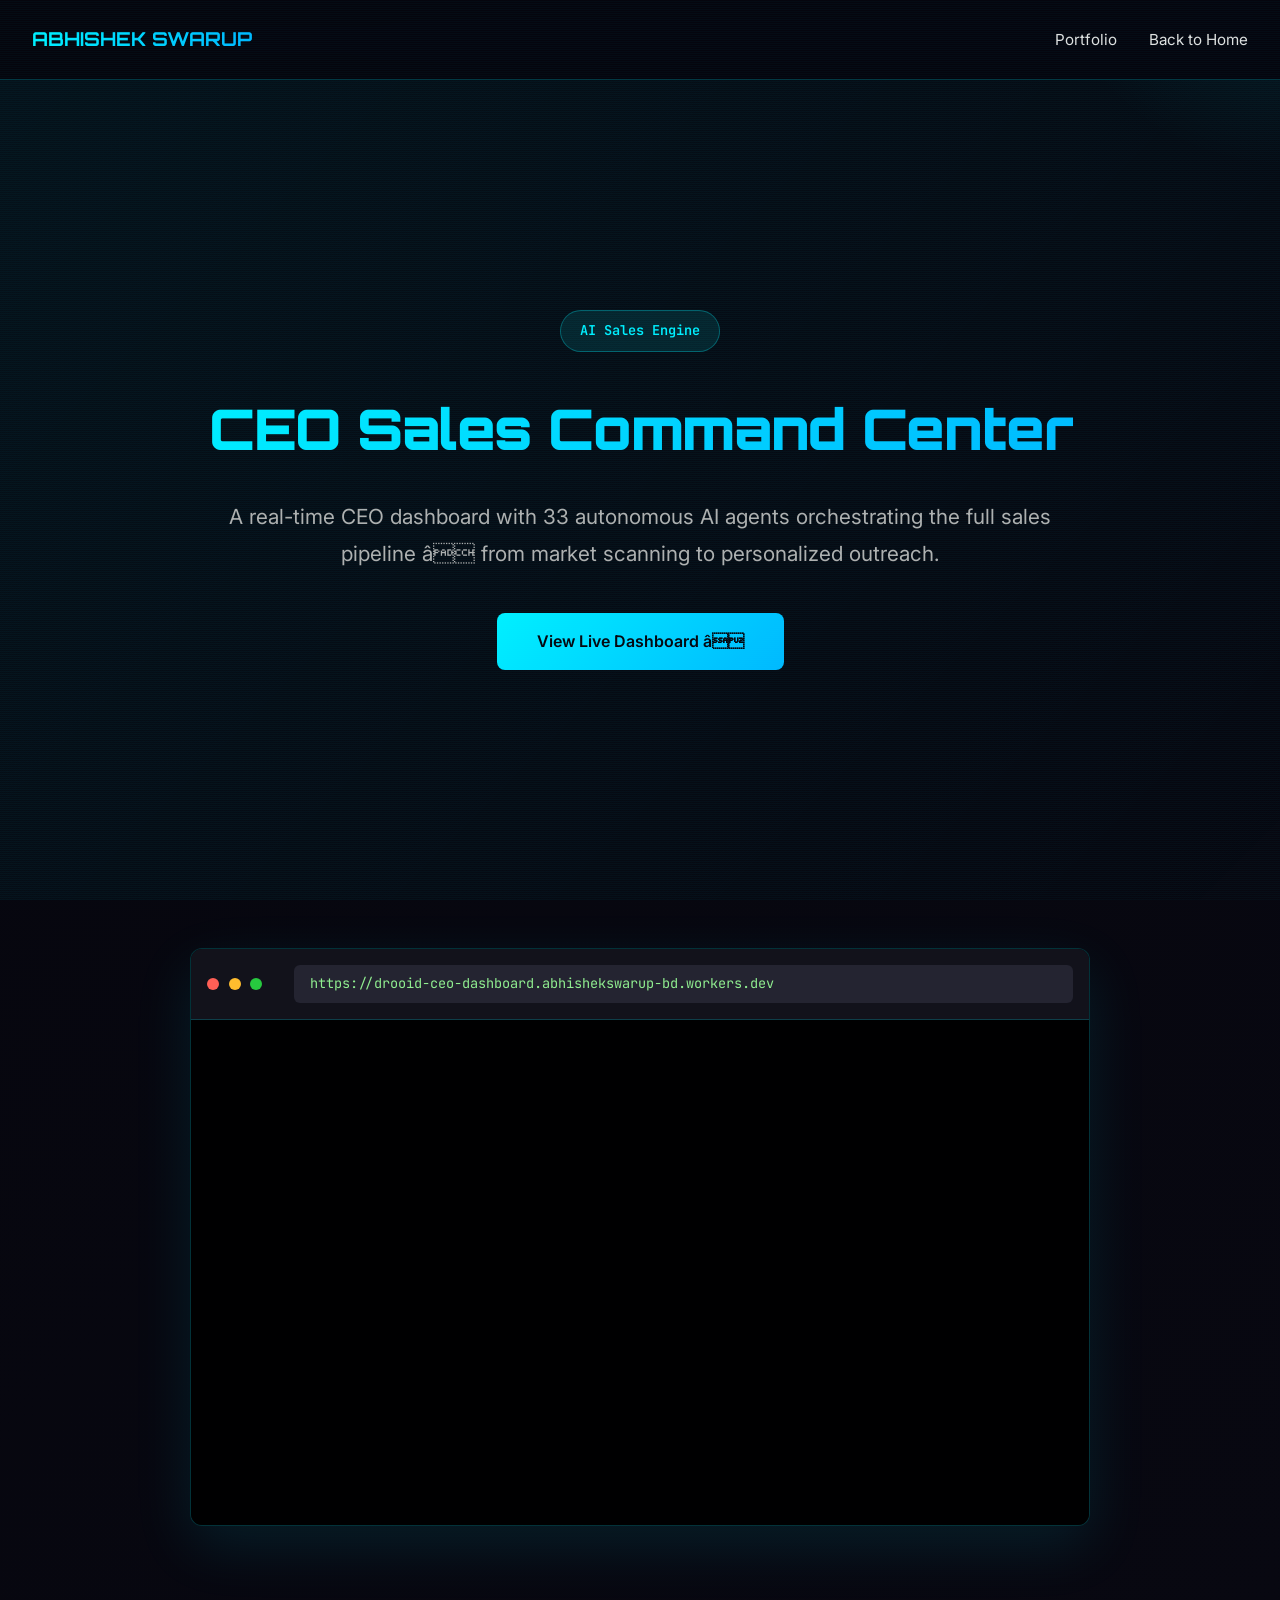
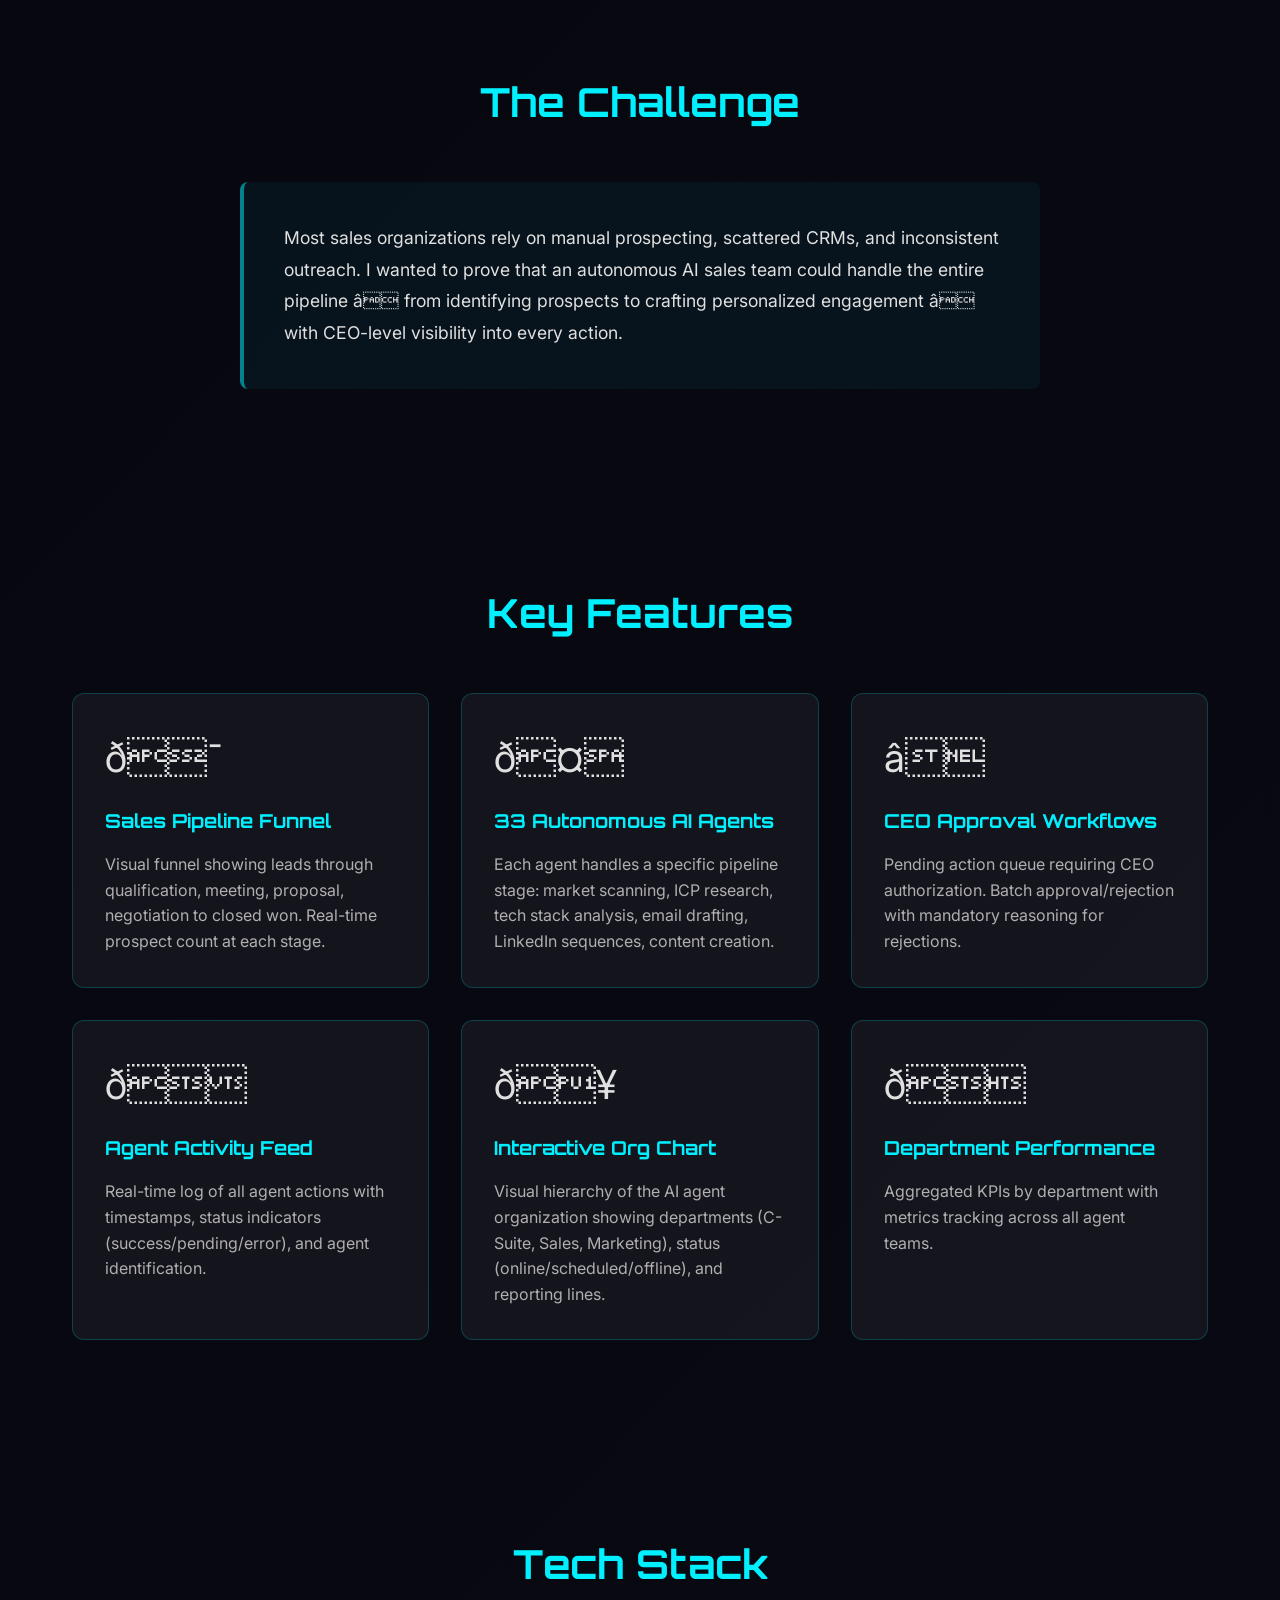
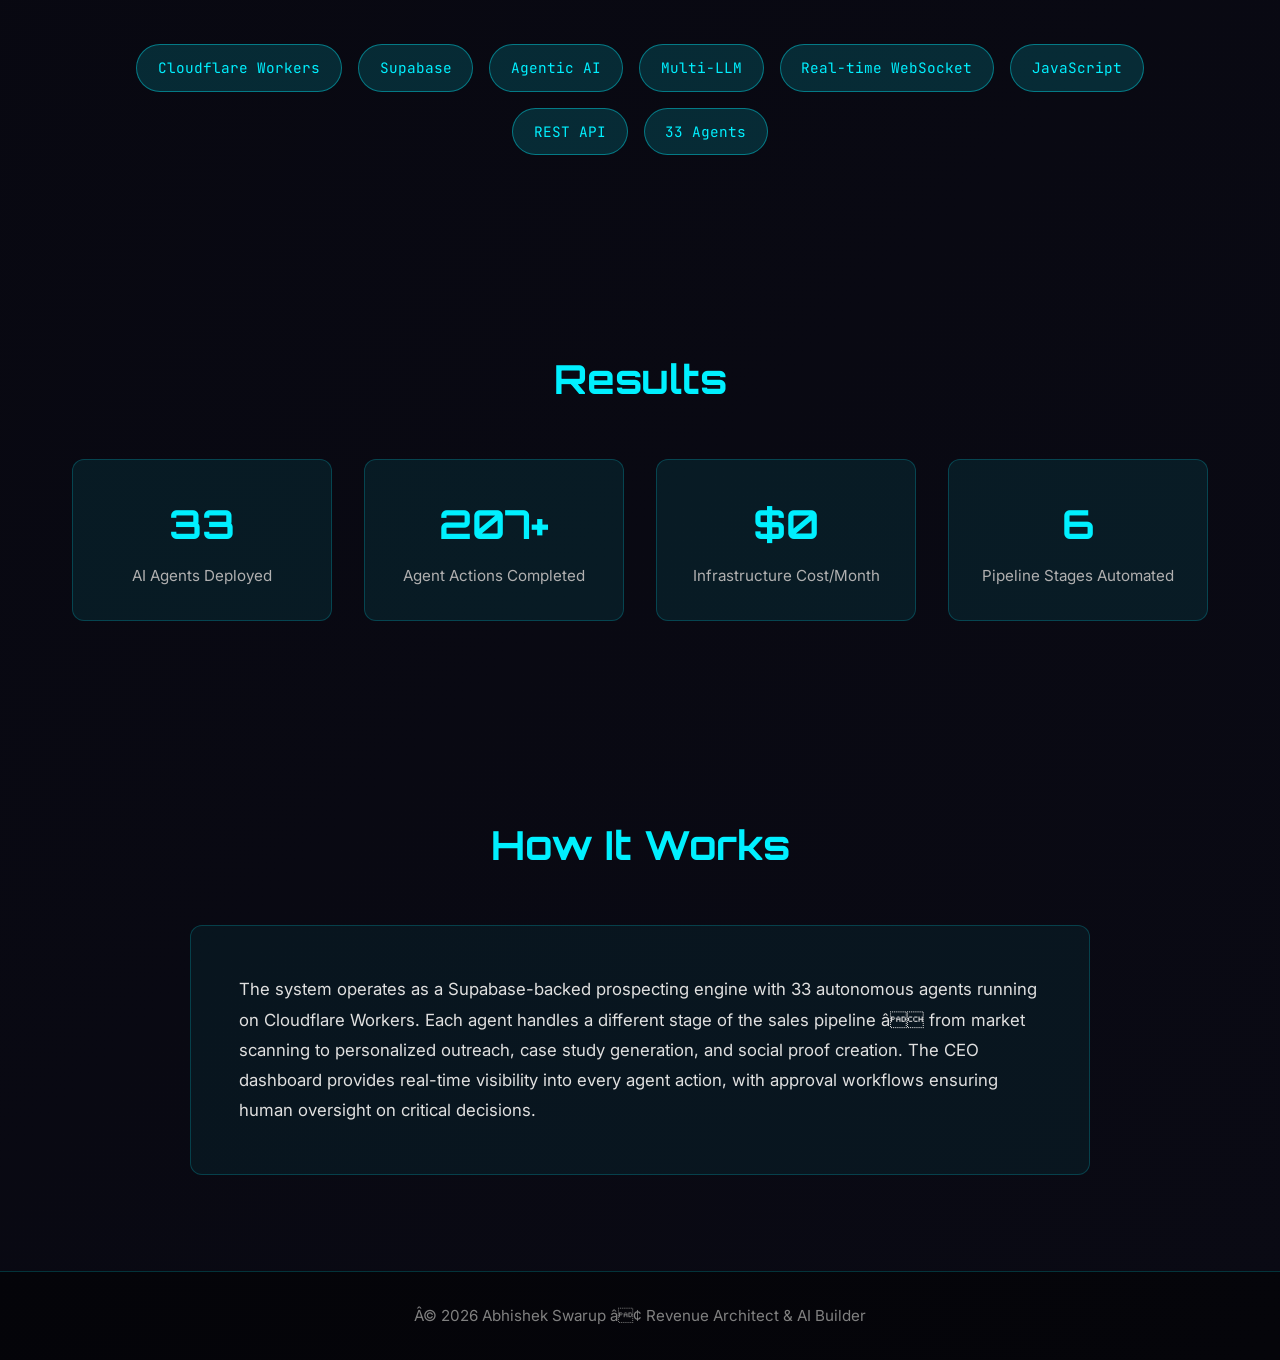
<file: project-sales-command-center.html>
<!DOCTYPE html>
<html lang="en">
<head>
    <meta charset="UTF-8">
    <meta name="viewport" content="width=device-width, initial-scale=1.0">
    <title>CEO Sales Command Center - AI Sales Engine</title>
    <link href="https://fonts.googleapis.com/css2?family=Orbitron:wght@400;700;900&family=Inter:wght@300;400;500;600;700&family=JetBrains+Mono:wght@400;500;600&display=swap" rel="stylesheet">

    <style>
        * {
            margin: 0;
            padding: 0;
            box-sizing: border-box;
        }

        html {
            scroll-behavior: smooth;
        }

        body {
            font-family: 'Inter', sans-serif;
            background: linear-gradient(135deg, #06060e 0%, #0a0a14 100%);
            color: #e0e0e0;
            line-height: 1.6;
            overflow-x: hidden;
        }

        /* Scan-line overlay effect */
        body::before {
            content: '';
            position: fixed;
            top: 0;
            left: 0;
            width: 100%;
            height: 100%;
            background: repeating-linear-gradient(
                0deg,
                rgba(0, 240, 255, 0.03) 0px,
                rgba(0, 240, 255, 0.03) 1px,
                transparent 1px,
                transparent 2px
            );
            pointer-events: none;
            z-index: 9999;
        }

        /* Navigation */
        nav {
            position: fixed;
            top: 0;
            left: 0;
            right: 0;
            z-index: 1000;
            background: rgba(6, 6, 14, 0.8);
            backdrop-filter: blur(10px);
            border-bottom: 1px solid rgba(0, 240, 255, 0.2);
            padding: 1.5rem 2rem;
            display: flex;
            justify-content: space-between;
            align-items: center;
        }

        .nav-logo {
            font-family: 'Orbitron', monospace;
            font-size: 1.2rem;
            font-weight: 700;
            background: linear-gradient(90deg, #00f0ff, #00b8ff);
            -webkit-background-clip: text;
            -webkit-text-fill-color: transparent;
            background-clip: text;
            text-decoration: none;
        }

        .nav-links {
            display: flex;
            gap: 2rem;
            list-style: none;
        }

        .nav-links a {
            color: #e0e0e0;
            text-decoration: none;
            font-size: 0.95rem;
            transition: color 0.3s ease;
            position: relative;
        }

        .nav-links a::after {
            content: '';
            position: absolute;
            bottom: -4px;
            left: 0;
            width: 0;
            height: 2px;
            background: linear-gradient(90deg, #00f0ff, #00b8ff);
            transition: width 0.3s ease;
        }

        .nav-links a:hover {
            color: #00f0ff;
        }

        .nav-links a:hover::after {
            width: 100%;
        }

        /* Main content */
        main {
            margin-top: 80px;
            padding: 0;
        }

        .container {
            max-width: 1200px;
            margin: 0 auto;
            padding: 0 2rem;
        }

        /* Hero Section */
        .hero {
            min-height: calc(100vh - 80px);
            display: flex;
            flex-direction: column;
            justify-content: center;
            align-items: center;
            text-align: center;
            padding: 4rem 2rem;
            background: linear-gradient(135deg, rgba(0, 240, 255, 0.05) 0%, rgba(0, 0, 0, 0) 100%);
            position: relative;
            overflow: hidden;
        }

        .hero::before {
            content: '';
            position: absolute;
            top: -50%;
            right: -20%;
            width: 500px;
            height: 500px;
            background: radial-gradient(circle, rgba(0, 240, 255, 0.1) 0%, transparent 70%);
            border-radius: 50%;
            animation: float 20s ease-in-out infinite;
        }

        @keyframes float {
            0%, 100% { transform: translateY(0px); }
            50% { transform: translateY(30px); }
        }

        .hero-content {
            position: relative;
            z-index: 1;
            max-width: 900px;
        }

        .badge {
            display: inline-block;
            padding: 0.6rem 1.2rem;
            background: rgba(0, 240, 255, 0.1);
            border: 1px solid rgba(0, 240, 255, 0.3);
            border-radius: 50px;
            color: #00f0ff;
            font-size: 0.85rem;
            font-weight: 600;
            margin-bottom: 2rem;
            font-family: 'JetBrains Mono', monospace;
        }

        h1 {
            font-family: 'Orbitron', monospace;
            font-size: 3.5rem;
            font-weight: 900;
            margin-bottom: 1.5rem;
            background: linear-gradient(135deg, #00f0ff 0%, #00b8ff 100%);
            -webkit-background-clip: text;
            -webkit-text-fill-color: transparent;
            background-clip: text;
            letter-spacing: -1px;
        }

        .subtitle {
            font-size: 1.3rem;
            color: #b0b0b0;
            margin-bottom: 2.5rem;
            line-height: 1.8;
        }

        .cta-button {
            display: inline-block;
            padding: 1rem 2.5rem;
            background: linear-gradient(135deg, #00f0ff, #00b8ff);
            color: #06060e;
            text-decoration: none;
            border-radius: 8px;
            font-weight: 600;
            font-size: 1rem;
            transition: all 0.3s ease;
            cursor: pointer;
            border: none;
            font-family: 'Inter', sans-serif;
        }

        .cta-button:hover {
            transform: translateY(-3px);
            box-shadow: 0 20px 40px rgba(0, 240, 255, 0.3);
        }

        /* Section spacing */
        section {
            padding: 6rem 2rem;
            opacity: 0;
            animation: fadeInUp 0.8s ease forwards;
        }

        @keyframes fadeInUp {
            from {
                opacity: 0;
                transform: translateY(30px);
            }
            to {
                opacity: 1;
                transform: translateY(0);
            }
        }

        section:nth-child(2) { animation-delay: 0.1s; }
        section:nth-child(3) { animation-delay: 0.2s; }
        section:nth-child(4) { animation-delay: 0.3s; }
        section:nth-child(5) { animation-delay: 0.4s; }
        section:nth-child(6) { animation-delay: 0.5s; }
        section:nth-child(7) { animation-delay: 0.6s; }

        section h2 {
            font-family: 'Orbitron', monospace;
            font-size: 2.5rem;
            margin-bottom: 3rem;
            color: #00f0ff;
            text-align: center;
        }

        /* Screenshot Section */
        .screenshot-container {
            position: relative;
            margin: 3rem auto;
            max-width: 900px;
            border-radius: 12px;
            overflow: hidden;
            background: rgba(0, 0, 0, 0.5);
            border: 1px solid rgba(0, 240, 255, 0.2);
            box-shadow: 0 20px 60px rgba(0, 240, 255, 0.1);
        }

        .browser-chrome {
            background: rgba(20, 20, 30, 0.9);
            padding: 1rem;
            border-bottom: 1px solid rgba(0, 240, 255, 0.2);
            display: flex;
            align-items: center;
            gap: 1rem;
        }

        .traffic-lights {
            display: flex;
            gap: 0.6rem;
        }

        .light {
            width: 12px;
            height: 12px;
            border-radius: 50%;
        }

        .light.red { background: #ff5f56; }
        .light.yellow { background: #ffbd2e; }
        .light.green { background: #27c93f; }

        .url-bar {
            flex: 1;
            background: rgba(40, 40, 55, 0.8);
            padding: 0.5rem 1rem;
            border-radius: 6px;
            color: #90ee90;
            font-family: 'JetBrains Mono', monospace;
            font-size: 0.85rem;
            margin-left: 1rem;
        }

        .iframe-wrapper {
            position: relative;
            width: 100%;
            padding-bottom: 56.25%;
            background: rgba(0, 0, 0, 0.8);
        }

        .iframe-wrapper iframe {
            position: absolute;
            top: 0;
            left: 0;
            width: 100%;
            height: 100%;
            border: none;
            pointer-events: none;
        }

        .iframe-overlay {
            position: absolute;
            top: 0;
            left: 0;
            width: 100%;
            height: 100%;
            z-index: 10;
            display: flex;
            align-items: center;
            justify-content: center;
            background: rgba(0, 0, 0, 0.3);
            opacity: 0;
            transition: opacity 0.3s ease;
        }

        .screenshot-container:hover .iframe-overlay {
            opacity: 1;
        }

        .open-link {
            display: inline-block;
            padding: 0.8rem 1.5rem;
            background: linear-gradient(135deg, #00f0ff, #00b8ff);
            color: #06060e;
            text-decoration: none;
            border-radius: 6px;
            font-weight: 600;
            transition: all 0.3s ease;
        }

        .open-link:hover {
            transform: scale(1.05);
        }

        /* Challenge Section */
        .challenge {
            background: rgba(0, 240, 255, 0.05);
            border-left: 4px solid rgba(0, 240, 255, 0.5);
            padding: 2.5rem;
            border-radius: 8px;
            font-size: 1.1rem;
            line-height: 1.8;
            max-width: 800px;
            margin: 0 auto;
        }

        /* Grid Section */
        .features-grid {
            display: grid;
            grid-template-columns: repeat(auto-fit, minmax(300px, 1fr));
            gap: 2rem;
            margin-top: 3rem;
        }

        .feature-card {
            background: rgba(255, 255, 255, 0.05);
            backdrop-filter: blur(10px);
            border: 1px solid rgba(0, 240, 255, 0.2);
            padding: 2rem;
            border-radius: 12px;
            transition: all 0.3s ease;
            cursor: pointer;
            overflow: hidden;
            position: relative;
        }

        .feature-card::before {
            content: '';
            position: absolute;
            top: 0;
            left: -100%;
            width: 100%;
            height: 100%;
            background: linear-gradient(90deg, transparent, rgba(0, 240, 255, 0.1), transparent);
            transition: left 0.5s ease;
        }

        .feature-card:hover::before {
            left: 100%;
        }

        .feature-card:hover {
            background: rgba(0, 240, 255, 0.1);
            border-color: rgba(0, 240, 255, 0.5);
            transform: translateY(-5px);
            box-shadow: 0 20px 40px rgba(0, 240, 255, 0.15);
        }

        .feature-icon {
            font-size: 2.5rem;
            margin-bottom: 1rem;
        }

        .feature-card h3 {
            font-family: 'Orbitron', monospace;
            font-size: 1.2rem;
            color: #00f0ff;
            margin-bottom: 1rem;
        }

        .feature-card p {
            color: #b0b0b0;
            line-height: 1.6;
        }

        /* Tech Stack */
        .tech-stack {
            display: flex;
            flex-wrap: wrap;
            gap: 1rem;
            justify-content: center;
            margin-top: 3rem;
        }

        .tech-pill {
            display: inline-block;
            padding: 0.7rem 1.3rem;
            background: rgba(0, 240, 255, 0.15);
            border: 1px solid rgba(0, 240, 255, 0.4);
            border-radius: 50px;
            color: #00f0ff;
            font-family: 'JetBrains Mono', monospace;
            font-size: 0.9rem;
            transition: all 0.3s ease;
        }

        .tech-pill:hover {
            background: rgba(0, 240, 255, 0.3);
            transform: scale(1.05);
        }

        /* Results Stats */
        .results-grid {
            display: grid;
            grid-template-columns: repeat(auto-fit, minmax(200px, 1fr));
            gap: 2rem;
            margin-top: 3rem;
        }

        .stat-card {
            background: rgba(0, 240, 255, 0.08);
            border: 1px solid rgba(0, 240, 255, 0.2);
            padding: 2rem;
            border-radius: 12px;
            text-align: center;
            transition: all 0.3s ease;
        }

        .stat-card:hover {
            background: rgba(0, 240, 255, 0.15);
            border-color: rgba(0, 240, 255, 0.5);
            transform: scale(1.05);
        }

        .stat-number {
            font-family: 'Orbitron', monospace;
            font-size: 2.5rem;
            color: #00f0ff;
            font-weight: 700;
            margin-bottom: 0.5rem;
        }

        .stat-label {
            color: #b0b0b0;
            font-size: 0.95rem;
        }

        /* How It Works */
        .how-it-works {
            background: rgba(0, 240, 255, 0.05);
            padding: 3rem;
            border-radius: 12px;
            border: 1px solid rgba(0, 240, 255, 0.2);
            font-size: 1.05rem;
            line-height: 1.8;
            max-width: 900px;
            margin: 3rem auto 0;
        }

        /* Footer */
        footer {
            background: rgba(0, 0, 0, 0.5);
            border-top: 1px solid rgba(0, 240, 255, 0.2);
            padding: 2rem;
            text-align: center;
            color: #808080;
            font-size: 0.95rem;
        }

        /* Scroll reveal */
        .reveal {
            opacity: 0;
            transform: translateY(20px);
            transition: opacity 0.6s ease, transform 0.6s ease;
        }

        .reveal.active {
            opacity: 1;
            transform: translateY(0);
        }

        /* Responsive */
        @media (max-width: 768px) {
            h1 {
                font-size: 2rem;
            }

            section h2 {
                font-size: 1.8rem;
            }

            .subtitle {
                font-size: 1rem;
            }

            .nav-links {
                gap: 1rem;
            }

            .features-grid {
                grid-template-columns: 1fr;
            }
        }
    </style>
</head>
<body>
    <!-- Navigation -->
    <nav>
        <a href="index.html" class="nav-logo">ABHISHEK SWARUP</a>
        <ul class="nav-links">
            <li><a href="portfolio.html">Portfolio</a></li>
            <li><a href="index.html">Back to Home</a></li>
        </ul>
    </nav>

    <main>
        <!-- Hero Section -->
        <section class="hero">
            <div class="hero-content">
                <div class="badge">AI Sales Engine</div>
                <h1>CEO Sales Command Center</h1>
                <p class="subtitle">A real-time CEO dashboard with 33 autonomous AI agents orchestrating the full sales pipeline â from market scanning to personalized outreach.</p>
                <a href="https://drooid-ceo-dashboard.abhishekswarup-bd.workers.dev" class="cta-button">View Live Dashboard â</a>
            </div>
        </section>

        <!-- Screenshot Section -->
        <section class="container">
            <div class="screenshot-container">
                <div class="browser-chrome">
                    <div class="traffic-lights">
                        <div class="light red"></div>
                        <div class="light yellow"></div>
                        <div class="light green"></div>
                    </div>
                    <div class="url-bar">https://drooid-ceo-dashboard.abhishekswarup-bd.workers.dev</div>
                </div>
                <div class="iframe-wrapper">
                    <iframe src="https://drooid-ceo-dashboard.abhishekswarup-bd.workers.dev"></iframe>
                    <div class="iframe-overlay">
                        <a href="https://drooid-ceo-dashboard.abhishekswarup-bd.workers.dev" target="_blank" class="open-link">Open in New Tab â</a>
                    </div>
                </div>
            </div>
        </section>

        <!-- Challenge Section -->
        <section>
            <div class="container">
                <h2>The Challenge</h2>
                <div class="challenge">
                    <p>Most sales organizations rely on manual prospecting, scattered CRMs, and inconsistent outreach. I wanted to prove that an autonomous AI sales team could handle the entire pipeline â from identifying prospects to crafting personalized engagement â with CEO-level visibility into every action.</p>
                </div>
            </div>
        </section>

        <!-- Key Features Section -->
        <section>
            <div class="container">
                <h2>Key Features</h2>
                <div class="features-grid">
                    <div class="feature-card reveal">
                        <div class="feature-icon">ð¯</div>
                        <h3>Sales Pipeline Funnel</h3>
                        <p>Visual funnel showing leads through qualification, meeting, proposal, negotiation to closed won. Real-time prospect count at each stage.</p>
                    </div>
                    <div class="feature-card reveal">
                        <div class="feature-icon">ð¤</div>
                        <h3>33 Autonomous AI Agents</h3>
                        <p>Each agent handles a specific pipeline stage: market scanning, ICP research, tech stack analysis, email drafting, LinkedIn sequences, content creation.</p>
                    </div>
                    <div class="feature-card reveal">
                        <div class="feature-icon">â</div>
                        <h3>CEO Approval Workflows</h3>
                        <p>Pending action queue requiring CEO authorization. Batch approval/rejection with mandatory reasoning for rejections.</p>
                    </div>
                    <div class="feature-card reveal">
                        <div class="feature-icon">ð</div>
                        <h3>Agent Activity Feed</h3>
                        <p>Real-time log of all agent actions with timestamps, status indicators (success/pending/error), and agent identification.</p>
                    </div>
                    <div class="feature-card reveal">
                        <div class="feature-icon">ð¥</div>
                        <h3>Interactive Org Chart</h3>
                        <p>Visual hierarchy of the AI agent organization showing departments (C-Suite, Sales, Marketing), status (online/scheduled/offline), and reporting lines.</p>
                    </div>
                    <div class="feature-card reveal">
                        <div class="feature-icon">ð</div>
                        <h3>Department Performance</h3>
                        <p>Aggregated KPIs by department with metrics tracking across all agent teams.</p>
                    </div>
                </div>
            </div>
        </section>

        <!-- Tech Stack Section -->
        <section>
            <div class="container">
                <h2>Tech Stack</h2>
                <div class="tech-stack">
                    <span class="tech-pill">Cloudflare Workers</span>
                    <span class="tech-pill">Supabase</span>
                    <span class="tech-pill">Agentic AI</span>
                    <span class="tech-pill">Multi-LLM</span>
                    <span class="tech-pill">Real-time WebSocket</span>
                    <span class="tech-pill">JavaScript</span>
                    <span class="tech-pill">REST API</span>
                    <span class="tech-pill">33 Agents</span>
                </div>
            </div>
        </section>

        <!-- Results Section -->
        <section>
            <div class="container">
                <h2>Results</h2>
                <div class="results-grid">
                    <div class="stat-card reveal">
                        <div class="stat-number">33</div>
                        <div class="stat-label">AI Agents Deployed</div>
                    </div>
                    <div class="stat-card reveal">
                        <div class="stat-number">207+</div>
                        <div class="stat-label">Agent Actions Completed</div>
                    </div>
                    <div class="stat-card reveal">
                        <div class="stat-number">$0</div>
                        <div class="stat-label">Infrastructure Cost/Month</div>
                    </div>
                    <div class="stat-card reveal">
                        <div class="stat-number">6</div>
                        <div class="stat-label">Pipeline Stages Automated</div>
                    </div>
                </div>
            </div>
        </section>

        <!-- How It Works Section -->
        <section>
            <div class="container">
                <h2>How It Works</h2>
                <div class="how-it-works">
                    <p>The system operates as a Supabase-backed prospecting engine with 33 autonomous agents running on Cloudflare Workers. Each agent handles a different stage of the sales pipeline â from market scanning to personalized outreach, case study generation, and social proof creation. The CEO dashboard provides real-time visibility into every agent action, with approval workflows ensuring human oversight on critical decisions.</p>
                </div>
            </div>
        </section>
    </main>

    <!-- Footer -->
    <footer>
        <p>Â© 2026 Abhishek Swarup â¢ Revenue Architect & AI Builder</p>
    </footer>

    <script>
        // Intersection Observer for scroll reveal animations
        const revealElements = document.querySelectorAll('.reveal');

        const revealOptions = {
            threshold: 0.15,
            rootMargin: '0px 0px -100px 0px'
        };

        const revealOnScroll = new IntersectionObserver((entries, observer) => {
            entries.forEach(entry => {
                if (entry.isIntersecting) {
                    entry.target.classList.add('active');
                    observer.unobserve(entry.target);
                }
            });
        }, revealOptions);

        revealElements.forEach(element => revealOnScroll.observe(element));
    </script>
</body>
</html>
</file>
